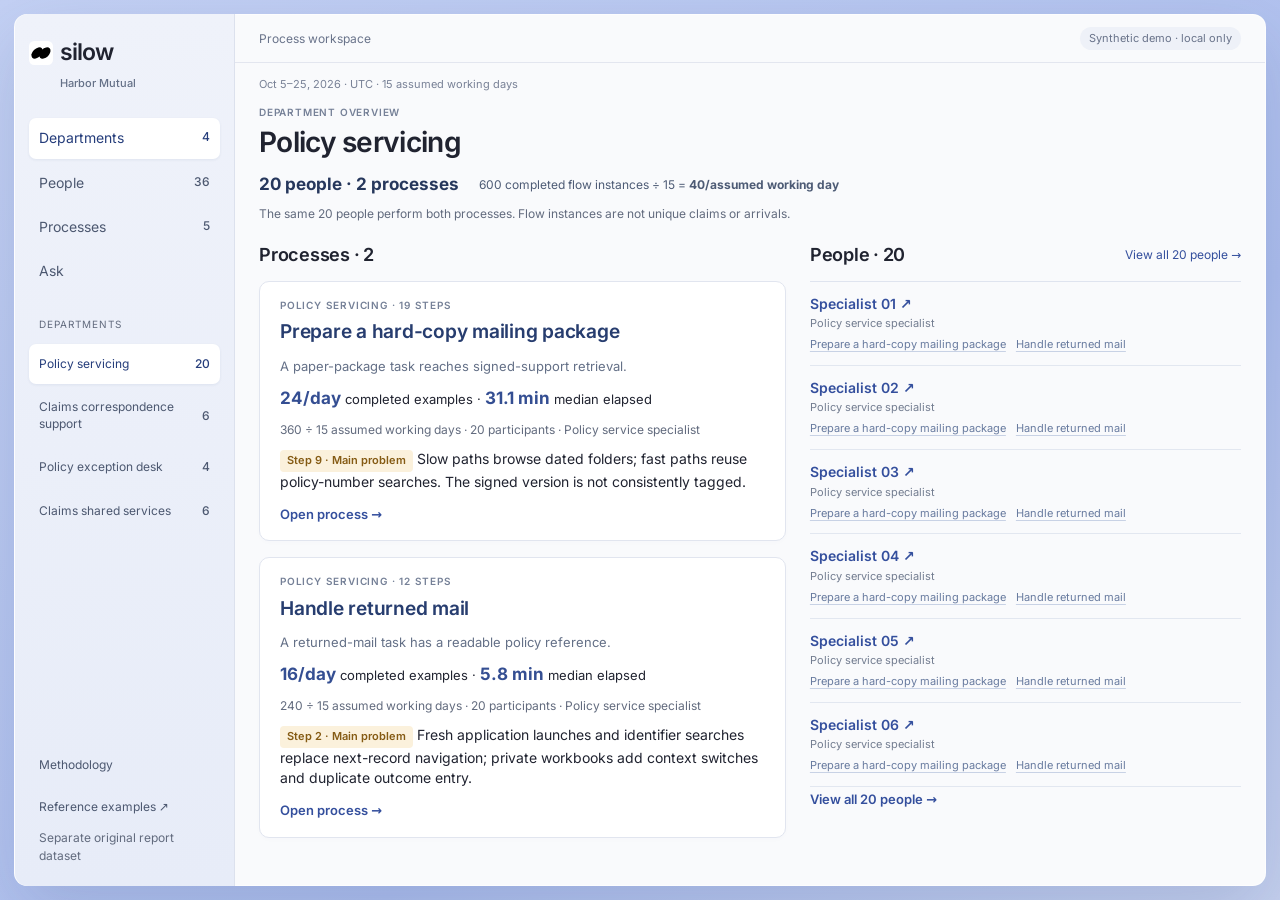
<file: app/index.html>
<!doctype html><html lang="en"><head><meta charset="utf-8"><meta name="viewport" content="width=device-width,initial-scale=1"><meta name="robots" content="noindex,nofollow"><title>Silow · Harbor Mutual process workspace</title><link rel="icon" href="./silow-mark.svg"><link rel="stylesheet" href="./workspace.css"></head><body><div id="app"></div><script src="./workspace.js"></script></body></html>
</file>
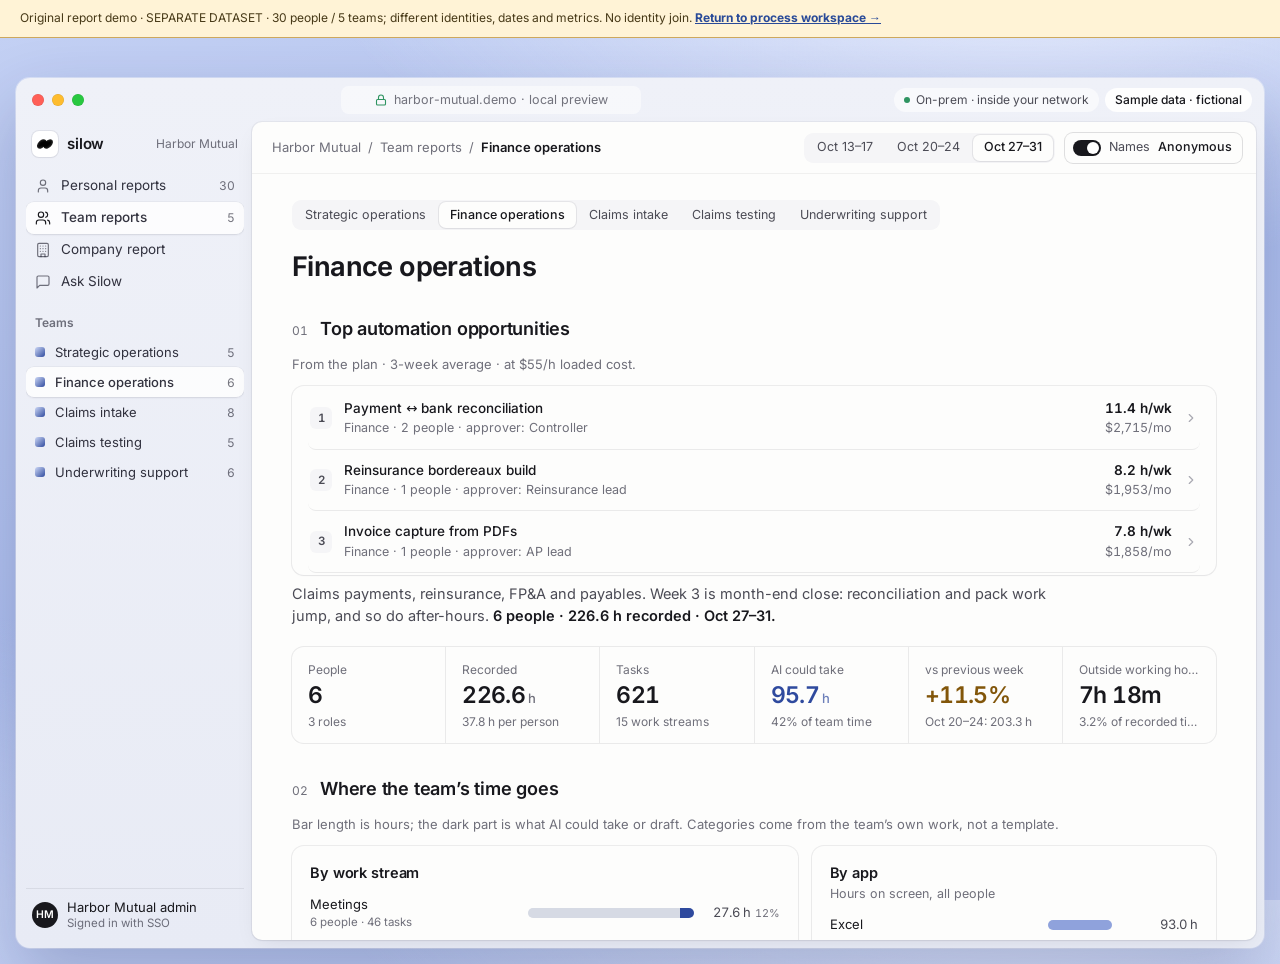
<file: app/reference.html>
<!doctype html>
<html lang="en">
<head>
<script>window.__jeremyInitialHash=location.hash;</script>
<meta charset="utf-8">
<meta name="viewport" content="width=device-width, initial-scale=1">
<meta name="robots" content="noindex, nofollow">
<title>Silow — Harbor Mutual (sample data · fictional)</title>
<link rel="icon" href="./silow-mark.svg" type="image/svg+xml">
<style>
@font-face{ font-family:"Inter"; src:url("./inter.woff2") format("woff2"); font-weight:100 900; font-display:swap; }
:root{
  --font:"Inter", ui-sans-serif, system-ui, -apple-system, "Segoe UI", sans-serif;
  --desk: radial-gradient(1200px 600px at 80% -10%, #eef2ff 0%, rgba(238,242,255,0) 60%), radial-gradient(900px 640px at -10% 110%, #cbd6f6 0%, rgba(203,214,246,0) 60%), linear-gradient(160deg,#c4d1f4 0%,#aebfee 50%,#bfcbf2 100%);
  --frame: linear-gradient(180deg,#eff1f8 0%,#e8ebf5 100%);
  --sheet:#fdfdfc; --sheet-2:#f5f5f7; --sheet-3:#ededf1;
  --line:rgba(20,20,30,.08); --line-2:rgba(20,20,30,.13); --line-3:rgba(20,20,30,.055);
  --t1:#18181d; --t2:#4b4b55; --t3:#6f6f7a; --t4:#a9a9b2;
  --hover:rgba(20,20,30,.045); --sel:rgba(20,20,30,.075);
  --ink:#2f4a9e; --ink-2:#5a72c2; --ink-3:#8fa2dc; --ink-4:#c3cfef; --soft:#edf1fc;
  --hum:#d6dae4;
  --solid:#18181d;
  --fr-t1:rgba(18,18,32,.86); --fr-t2:rgba(18,18,32,.58); --fr-t3:rgba(18,18,32,.42);
  --fr-hover:rgba(255,255,255,.40); --fr-sel:rgba(255,255,255,.82); --fr-field:rgba(255,255,255,.5); --fr-line:rgba(18,18,32,.08);
  --green:#2f9461; --green-soft:#e4f3ea; --amber:#b87a0c; --amber-soft:#fbf5e6; --amber-line:rgba(184,122,12,.22); --amber-ink:#82560a; --red:#c8463d; --red-soft:#fbecea;
  --sh-win:0 30px 70px rgba(20,35,90,.24), 0 0 0 1px rgba(255,255,255,.4);
  --sh-sheet:0 0 0 1px rgba(20,20,40,.05), 0 1px 2px rgba(20,20,40,.05), 0 8px 24px -8px rgba(20,20,40,.10);
  --sh-pill:0 0 0 .5px rgba(20,20,40,.07), 0 1px 2px rgba(20,20,40,.09);
  --sh-card:0 0 0 1px rgba(20,20,40,.07), 0 1px 2px rgba(20,20,40,.04);
  --sh-float:0 0 0 1px rgba(20,20,40,.06), 0 24px 48px -12px rgba(20,20,40,.22), 0 4px 12px rgba(20,20,40,.06);
  --glass:rgba(253,253,252,.9);
  --calm:linear(0,.006,.025 2.8%,.101 6.1%,.539 18.9%,.721 25.3%,.849 31.5%,.937 38.1%,.968 41.8%,.991 45.7%,1.006 50.1%,1.015 55%,1.017 63.9%,1.001 85.9%,1);
  --out:cubic-bezier(.2,.8,.2,1);
}
*{ box-sizing:border-box; }
html,body{ margin:0; height:100%; }
body{ font-family:var(--font); font-size:13.5px; line-height:1.45; color:var(--t1); background:var(--desk); -webkit-font-smoothing:antialiased; font-feature-settings:"cv11","ss03"; overflow:hidden; }
button,input{ font:inherit; color:inherit; }
button{ background:none; border:0; padding:0; cursor:pointer; }
.num,.tn{ font-variant-numeric:tabular-nums; }
svg.i{ flex:none; display:block; }

/* ---------- window ---------- */
.stage{ height:100dvh; padding:14px 16px 16px; display:flex; flex-direction:column; }
body.embed .stage{ padding:0; }
body.embed .win{ border-radius:0; box-shadow:none; }
.win{ flex:1; min-height:0; display:flex; flex-direction:column; border-radius:14px; overflow:hidden; box-shadow:var(--sh-win); background:var(--frame); }
.topbar{ height:44px; flex:none; display:flex; align-items:center; padding:0 12px 0 16px; gap:10px; }
.lights{ display:flex; gap:8px; margin-right:4px; }
.lights i{ width:12px; height:12px; border-radius:50%; background:#ff5f57; box-shadow:inset 0 0 0 .5px rgba(0,0,0,.12); }
.lights i:nth-child(2){ background:#febc2e; } .lights i:nth-child(3){ background:#28c840; }
.tb-mid{ flex:1; display:flex; justify-content:center; min-width:0; }
.addr{ height:28px; min-width:300px; border-radius:8px; background:var(--fr-field); display:flex; align-items:center; justify-content:center; gap:7px; font-size:12.5px; color:var(--fr-t2); padding:0 14px; white-space:nowrap; }
.addr svg{ color:var(--green); }
.tb-r{ display:flex; gap:6px; align-items:center; }
.chip-s{ height:24px; border-radius:999px; padding:0 10px; display:inline-flex; align-items:center; gap:6px; font-size:12px; color:var(--t2); background:rgba(255,255,255,.6); white-space:nowrap; }
.chip-s i{ width:6px; height:6px; border-radius:50%; background:var(--green); }
.chip-s.sample{ background:rgba(255,255,255,.92); color:var(--t1); font-weight:500; }
.wbody{ flex:1; min-height:0; display:flex; padding:0 8px 8px 0; }

/* ---------- sidebar on the frame ---------- */
.side{ width:236px; flex:none; display:flex; flex-direction:column; padding:2px 8px 8px 10px; min-height:0; }
.brand{ display:flex; align-items:center; gap:9px; height:40px; padding:0 6px; }
.brand img{ width:26px; height:26px; border-radius:7px; background:#fff; box-shadow:var(--sh-card); padding:3px; }
.brand b{ font-size:15px; font-weight:600; letter-spacing:-.01em; }
.brand small{ margin-left:auto; font-size:12px; color:var(--fr-t2); }
.side-scroll{ flex:1; min-height:0; overflow:auto; scrollbar-width:none; padding-top:6px; }
.nav{ height:32px; display:flex; align-items:center; gap:10px; padding:0 9px; border-radius:8px; font-size:13.5px; color:var(--fr-t1); width:100%; text-align:left; transition:background .12s; }
.nav svg{ color:var(--fr-t2); }
.nav:hover{ background:var(--fr-hover); }
.nav.on{ background:var(--fr-sel); box-shadow:var(--sh-pill); font-weight:500; }
.nav.on svg{ color:var(--t1); }
.nav .cnt{ margin-left:auto; font-size:12px; color:var(--fr-t2); font-weight:400; font-variant-numeric:tabular-nums; }
.sh{ font-size:12px; font-weight:600; color:var(--fr-t2); padding:16px 9px 6px; }
.sw{ width:10px; height:10px; border-radius:3px; flex:none; background:linear-gradient(135deg,#cdd8f6,var(--ink)); }
.nav.sub{ height:30px; font-size:13px; }
.side-foot{ flex:none; display:flex; align-items:center; gap:9px; padding:10px 6px 2px; border-top:1px solid var(--fr-line); }
.side-foot .who{ font-size:13px; line-height:1.25; } .side-foot .who small{ display:block; font-size:11.5px; color:var(--fr-t2); }

/* avatars: pastel monograms (named) or a neutral mark (anonymous) */
.av{ width:26px; height:26px; border-radius:50%; display:inline-grid; place-items:center; font-size:10.5px; font-weight:600; flex:none; letter-spacing:.01em; }
.av.lg{ width:44px; height:44px; font-size:15px; }
.av.anon{ background:#eceef3 !important; color:#6f7280 !important; box-shadow:inset 0 0 0 1px rgba(20,20,40,.08); font-weight:500; }

/* ---------- sheet ---------- */
.sheet{ flex:1; min-width:0; min-height:0; background:var(--sheet); border-radius:10px; box-shadow:var(--sh-sheet); display:flex; flex-direction:column; position:relative; overflow:hidden; }
.shead{ height:52px; flex:none; display:flex; align-items:center; gap:10px; padding:0 14px 0 20px; border-bottom:1px solid var(--line-3); }
.crumb{ display:flex; align-items:center; gap:7px; font-size:13px; color:var(--t3); white-space:nowrap; min-width:0; overflow:hidden; }
.crumb b{ color:var(--t1); font-weight:600; overflow:hidden; text-overflow:ellipsis; }
.shead .sp{ flex:1; }
.seg{ display:inline-flex; background:var(--sheet-2); border-radius:9px; padding:2px; gap:2px; max-width:100%; overflow-x:auto; scrollbar-width:none; flex:none; }
.seg button{ height:26px; padding:0 11px; border-radius:7px; font-size:12.5px; color:var(--t2); white-space:nowrap; flex:none; }
.seg button:hover{ color:var(--t1); }
.seg button.on{ background:var(--sheet); color:var(--t1); font-weight:500; box-shadow:var(--sh-card); }
.anon-t{ display:inline-flex; align-items:center; gap:8px; height:30px; padding:0 10px 0 8px; border-radius:8px; box-shadow:0 0 0 1px var(--line-2); font-size:12.5px; color:var(--t2); white-space:nowrap; background:var(--sheet); }
.anon-t:hover{ background:var(--sheet-2); }
.anon-t .tg{ width:28px; height:16px; border-radius:999px; background:#c9ccd6; position:relative; transition:background .2s; flex:none; }
.anon-t .tg::after{ content:""; position:absolute; top:2px; left:2px; width:12px; height:12px; border-radius:50%; background:#fff; box-shadow:0 1px 2px rgba(0,0,0,.2); transition:transform .25s var(--calm); }
.anon-t.on .tg{ background:var(--solid); }
.anon-t.on .tg::after{ transform:translateX(12px); }
.anon-t b{ font-weight:500; color:var(--t1); }
.sbody{ flex:1; min-height:0; overflow:auto; scroll-behavior:smooth; }
.page{ max-width:1120px; margin:0 auto; padding:26px 40px 72px; }
.view{ display:none; }
.view.on{ display:block; animation:vin .32s var(--calm); }
@keyframes vin{ from{ opacity:0; transform:translateY(6px); } }

/* ---------- type ---------- */
h1{ font-size:27px; line-height:33px; font-weight:650; letter-spacing:-.022em; margin:0; }
h2{ font-size:18px; line-height:24px; font-weight:600; letter-spacing:-.012em; margin:0; }
h3{ font-size:14.5px; font-weight:600; letter-spacing:-.008em; margin:0; }
.lede{ margin-top:8px; color:var(--t2); font-size:14.5px; line-height:22px; max-width:780px; }
.lede b{ color:var(--t1); font-weight:600; }
.meta{ font-size:12.5px; color:var(--t3); }
.sec{ margin-top:34px; }
.sec-h{ display:flex; align-items:baseline; gap:12px; margin-bottom:12px; flex-wrap:wrap; }
.sec-h .k{ font-size:12px; color:var(--t3); font-variant-numeric:tabular-nums; }
.sec-h p{ flex-basis:100%; margin:2px 0 0; color:var(--t3); font-size:13px; }
.sec-h .r{ margin-left:auto; }
.ink{ color:var(--ink); }
.muted{ color:var(--t3); }
.note{ font-size:12.5px; color:var(--t3); margin-top:10px; }
.pill{ display:inline-flex; align-items:center; gap:5px; height:22px; padding:0 8px; border-radius:6px; font-size:11.5px; font-weight:500; background:var(--sheet-2); color:var(--t2); white-space:nowrap; }
.pill.ink{ background:var(--soft); color:var(--ink); }
.pill.green{ background:var(--green-soft); color:var(--green); }
.pill.amber{ background:var(--amber-soft); color:var(--amber-ink); }
.pill.red{ background:var(--red-soft); color:var(--red); }
.banner{ display:flex; gap:10px; align-items:center; padding:10px 14px; border-radius:10px; background:var(--sheet-2); color:var(--t2); font-size:13px; margin-top:16px; }
.banner svg{ color:var(--t3); }

/* hairline tile strip */
.tiles{ display:grid; grid-template-columns:repeat(5,minmax(0,1fr)); gap:1px; background:var(--line); border-radius:12px; overflow:hidden; box-shadow:0 0 0 1px var(--line); margin-top:20px; }
.tiles.c4{ grid-template-columns:repeat(4,minmax(0,1fr)); }
.tiles.c6{ grid-template-columns:repeat(6,minmax(0,1fr)); }
.tiles.c3{ grid-template-columns:repeat(3,minmax(0,1fr)); }
.tile{ background:var(--sheet); padding:14px 16px 13px; display:flex; flex-direction:column; gap:4px; min-width:0; }
.tile .l{ font-size:12px; color:var(--t3); white-space:nowrap; overflow:hidden; text-overflow:ellipsis; }
.tile b{ font-size:23px; font-weight:600; letter-spacing:-.025em; line-height:1.15; font-variant-numeric:tabular-nums; white-space:nowrap; }
.tile b small{ font-size:13px; font-weight:500; color:var(--t3); letter-spacing:-.01em; margin-left:3px; }
.tile .s{ font-size:12px; color:var(--t3); white-space:nowrap; overflow:hidden; text-overflow:ellipsis; }
.tile.hl b{ color:var(--ink); }
.tile.hl b small{ color:var(--ink); opacity:.7; }
.up{ color:var(--amber-ink); } .down{ color:var(--green); }

.card{ border-radius:12px; background:var(--sheet); box-shadow:var(--sh-card); padding:16px 18px; min-width:0; }
.card.flat{ box-shadow:none; background:var(--sheet-2); }
.g2{ display:grid; grid-template-columns:minmax(0,1.25fr) minmax(0,1fr); gap:14px; }
.g2e{ display:grid; grid-template-columns:minmax(0,1fr) minmax(0,1fr); gap:14px; }
.g3{ display:grid; grid-template-columns:repeat(3,minmax(0,1fr)); gap:12px; }
.card h3 + .meta{ margin-top:2px; }

/* bars */
.bars{ display:flex; flex-direction:column; gap:11px; margin-top:12px; }
.bar{ display:grid; grid-template-columns:minmax(120px,206px) 1fr 74px; gap:12px; align-items:center; font-size:13px; }
.bar .n{ min-width:0; white-space:nowrap; overflow:hidden; text-overflow:ellipsis; }
.bar .n small{ display:block; font-size:11.5px; color:var(--t3); overflow:hidden; text-overflow:ellipsis; }
.track{ height:10px; border-radius:6px; background:var(--sheet-2); overflow:hidden; display:flex; }
.track i{ display:block; height:100%; background:var(--hum); }
.track i.ai{ background:var(--ink); }
.track i.l2{ background:var(--ink-3); }
.bar .v{ text-align:right; color:var(--t2); font-variant-numeric:tabular-nums; white-space:nowrap; }
.bar .v small{ color:var(--t3); margin-left:4px; }
.legend{ display:flex; gap:14px; font-size:12px; color:var(--t3); margin-top:12px; flex-wrap:wrap; }
.legend i{ display:inline-block; width:9px; height:9px; border-radius:3px; margin-right:6px; vertical-align:-1px; background:var(--hum); }
.legend i.ai{ background:var(--ink); }

/* rows / lists */
.rows{ border-top:1px solid var(--line); }
.row{ display:flex; align-items:center; gap:12px; padding:11px 2px; border-bottom:1px solid var(--line); min-width:0; }
.row .grow{ flex:1; min-width:0; }
.row .t{ font-weight:500; }
.row .d{ font-size:12.5px; color:var(--t3); margin-top:1px; }
.row .v{ font-variant-numeric:tabular-nums; white-space:nowrap; color:var(--t2); text-align:right; }
.row .v b{ color:var(--t1); font-weight:600; }
.row.click{ cursor:pointer; border-radius:8px; }
.row.click:hover{ background:var(--hover); }
.rk{ width:22px; height:22px; border-radius:6px; background:var(--sheet-2); display:grid; place-items:center; font-size:11.5px; font-weight:600; color:var(--t2); flex:none; font-variant-numeric:tabular-nums; }
.chev{ color:var(--t4); }

/* expandable category rows */
.cat{ border-bottom:1px solid var(--line); }
.cat > button{ width:100%; display:grid; grid-template-columns:minmax(0,1fr) 180px 92px 18px; gap:14px; align-items:center; padding:12px 2px; text-align:left; }
.cat > button:hover{ background:var(--hover); border-radius:8px; }
.cat .t{ font-weight:500; }
.cat .d{ font-size:12.5px; color:var(--t3); }
.cat .v{ text-align:right; font-variant-numeric:tabular-nums; white-space:nowrap; }
.cat .v small{ display:block; font-size:11.5px; color:var(--t3); }
.cat .chev{ transition:transform .2s; }
.cat.open .chev{ transform:rotate(90deg); }
.cat .tasks{ display:none; padding:0 0 12px 0; }
.cat.open .tasks{ display:block; }
.task{ display:grid; grid-template-columns:minmax(0,1fr) 120px 64px; gap:12px; padding:7px 10px; font-size:13px; border-radius:6px; }
.task:nth-child(odd){ background:var(--sheet-2); }
.task .a{ color:var(--t3); font-size:12.5px; }
.task .m{ text-align:right; font-variant-numeric:tabular-nums; color:var(--t2); }

/* week timeline */
.tl{ margin-top:12px; }
.tl-row{ display:grid; grid-template-columns:44px 1fr 58px; gap:10px; align-items:center; height:30px; }
.tl-row .dl{ font-size:12.5px; color:var(--t2); font-weight:500; }
.tl-row .dv{ font-size:12px; color:var(--t3); text-align:right; font-variant-numeric:tabular-nums; }
.tl-track{ position:relative; height:18px; border-radius:5px; background:repeating-linear-gradient(90deg, var(--sheet-2) 0 calc(100%/13 - 1px), var(--line-3) calc(100%/13 - 1px) calc(100%/13)); }
.tl-track .off{ position:absolute; top:0; bottom:0; background:rgba(184,122,12,.06); }
.tl-track i{ position:absolute; top:2px; bottom:2px; border-radius:3px; }
.tl-axis{ display:grid; grid-template-columns:44px 1fr 58px; gap:10px; margin-top:4px; }
.tl-axis div{ position:relative; height:14px; font-size:11px; color:var(--t3); font-variant-numeric:tabular-nums; }
.tl-axis div span{ position:absolute; transform:translateX(-50%); white-space:nowrap; }
.c0, .legend i.c0{ background:var(--ink) } .c1, .legend i.c1{ background:var(--ink-2) } .c2, .legend i.c2{ background:var(--ink-3) } .c3, .legend i.c3{ background:var(--ink-4) } .c4, .legend i.c4{ background:#a7adbb } .c5, .legend i.c5{ background:#d3d6de }

/* people workload */
.wl{ display:grid; grid-template-columns:minmax(150px,220px) 1fr 70px 70px 64px 16px; gap:12px; align-items:center; padding:9px 4px; border-bottom:1px solid var(--line); font-size:13px; cursor:pointer; border-radius:6px; }
.wl:hover{ background:var(--hover); }
.wl.h{ cursor:default; font-size:12px; color:var(--t3); padding-top:4px; }
.wl.h:hover{ background:none; }
.wl .who{ display:flex; align-items:center; gap:9px; min-width:0; }
.wl .who span{ min-width:0; overflow:hidden; text-overflow:ellipsis; white-space:nowrap; }
.wl .who small{ display:block; color:var(--t3); font-size:11.5px; overflow:hidden; text-overflow:ellipsis; }
.wl .v{ text-align:right; font-variant-numeric:tabular-nums; color:var(--t2); white-space:nowrap; }
.stack{ height:12px; border-radius:4px; overflow:hidden; display:flex; background:var(--sheet-2); }
.stack i{ display:block; height:100%; }

/* trend columns */
.trend{ display:grid; grid-template-columns:repeat(4,minmax(0,1fr)); gap:12px; }
.tc{ border-radius:12px; box-shadow:var(--sh-card); padding:14px 16px; }
.tc .l{ font-size:12px; color:var(--t3); }
.tc .cols{ display:flex; align-items:flex-end; gap:8px; height:72px; margin-top:10px; }
.tc .col{ flex:1; display:flex; flex-direction:column; align-items:center; justify-content:flex-end; gap:5px; height:100%; }
.tc .col i{ display:block; width:100%; max-width:34px; border-radius:4px 4px 2px 2px; background:var(--hum); }
.tc .col.on i{ background:var(--ink); }
.tc .col small{ font-size:11px; color:var(--t3); white-space:nowrap; }
.tc .now{ margin-top:8px; display:flex; justify-content:space-between; align-items:baseline; font-size:12.5px; color:var(--t3); }
.tc .now b{ font-size:18px; color:var(--t1); font-weight:600; letter-spacing:-.02em; font-variant-numeric:tabular-nums; }

/* heat table */
.tbl{ width:100%; border-collapse:collapse; font-size:13px; }
.tbl th{ text-align:right; font-weight:500; font-size:12px; color:var(--t3); padding:8px 10px; border-bottom:1px solid var(--line-2); white-space:nowrap; }
.tbl th:first-child, .tbl td:first-child{ text-align:left; padding-left:2px; }
.tbl td{ text-align:right; padding:10px 10px; border-bottom:1px solid var(--line); font-variant-numeric:tabular-nums; white-space:nowrap; }
.tbl tr.click{ cursor:pointer; } .tbl tr.click:hover td{ background:var(--hover); }
.tbl td.heat{ position:relative; padding:5px 4px; }
.tbl.heatt td:first-child{ padding-right:6px; } .tbl.heatt th{ padding:6px 4px; text-align:center; } .tbl.heatt td.heat{ text-align:center; }
.tbl td .hb{ display:inline-block; min-width:44px; padding:3px 6px; border-radius:5px; }
.scrollx{ overflow-x:auto; scrollbar-width:thin; }

/* picker */
.picker{ position:relative; display:inline-block; }
.pick-btn{ display:inline-flex; align-items:center; gap:10px; height:40px; padding:0 12px 0 8px; border-radius:10px; box-shadow:0 0 0 1px var(--line-2); background:var(--sheet); max-width:100%; }
.pick-btn:hover{ background:var(--sheet-2); }
.pick-btn .tx{ text-align:left; line-height:1.2; min-width:0; }
.pick-btn .tx b{ display:block; font-weight:600; font-size:13.5px; white-space:nowrap; overflow:hidden; text-overflow:ellipsis; }
.pick-btn .tx small{ display:block; font-size:12px; color:var(--t3); white-space:nowrap; overflow:hidden; text-overflow:ellipsis; }
.pop{ position:absolute; top:46px; left:0; width:340px; max-height:420px; display:none; flex-direction:column; background:var(--glass); backdrop-filter:blur(24px) saturate(1.5); -webkit-backdrop-filter:blur(24px) saturate(1.5); border-radius:14px; box-shadow:var(--sh-float); z-index:30; overflow:hidden; }
.pop.on{ display:flex; animation:pin .24s var(--calm); }
@keyframes pin{ from{ opacity:0; transform:translateY(-6px) scale(.985); } }
.pop input{ margin:10px; height:34px; border-radius:9px; border:0; outline:0; box-shadow:inset 0 0 0 1px var(--line-2); padding:0 12px; background:#fff; font-size:13px; }
.pop .lst{ overflow:auto; padding:0 6px 8px; }
.pop .grp{ font-size:11.5px; font-weight:600; color:var(--t3); padding:8px 8px 4px; }
.pop .it{ display:flex; align-items:center; gap:9px; width:100%; padding:6px 8px; border-radius:8px; text-align:left; }
.pop .it:hover, .pop .it.on{ background:var(--sel); }
.pop .it span{ min-width:0; overflow:hidden; text-overflow:ellipsis; white-space:nowrap; }
.pop .it small{ margin-left:auto; color:var(--t3); font-size:12px; font-variant-numeric:tabular-nums; }
.pop .empty{ padding:14px; color:var(--t3); font-size:13px; }

/* recommendations / expertise */
.rec{ display:grid; grid-template-columns:26px minmax(0,1fr) auto; gap:12px; padding:12px 2px; border-bottom:1px solid var(--line); align-items:start; }
.rec .t{ font-weight:500; }
.rec .d{ font-size:12.5px; color:var(--t3); margin-top:2px; }
.rec .v{ text-align:right; white-space:nowrap; }
.rec .v b{ display:block; font-variant-numeric:tabular-nums; color:var(--ink); font-weight:600; }
.rec .v small{ display:block; margin-top:4px; }
.know{ display:grid; grid-template-columns:repeat(3,minmax(0,1fr)); gap:12px; }
.kn{ border-radius:12px; box-shadow:var(--sh-card); padding:14px 16px; }
.kn .t{ font-weight:600; }
.kn .d{ font-size:12.5px; color:var(--t3); margin-top:6px; }
.take{ display:grid; grid-template-columns:repeat(3,minmax(0,1fr)); gap:1px; background:var(--line); border-radius:12px; overflow:hidden; box-shadow:0 0 0 1px var(--line); }
.take > div{ background:var(--sheet); padding:14px 16px; }
.take .n{ font-size:12px; color:var(--ink); font-weight:600; font-variant-numeric:tabular-nums; }
.take .t{ font-weight:600; margin-top:6px; }
.take .d{ font-size:12.5px; color:var(--t2); margin-top:4px; }

/* handoffs */
.ho{ display:grid; grid-template-columns:minmax(0,1.5fr) 74px minmax(110px,1fr) 70px; gap:12px; align-items:center; padding:10px 2px; border-bottom:1px solid var(--line); font-size:13px; }
.ho.h{ font-size:12px; color:var(--t3); padding-top:2px; }
.ho .ft{ font-size:12px; color:var(--t3); margin-top:1px; }
.ho .ft b{ color:var(--t2); font-weight:500; }
.ho .v{ text-align:right; font-variant-numeric:tabular-nums; white-space:nowrap; }
.wbar{ height:8px; border-radius:5px; background:var(--sheet-2); overflow:hidden; }
.wbar i{ display:block; height:100%; background:var(--amber); opacity:.75; border-radius:5px; }

/* adoption dots */
.adopt{ display:flex; flex-wrap:wrap; gap:8px; margin-top:12px; }
.adopt .ap{ display:flex; align-items:center; gap:8px; padding:6px 10px 6px 6px; border-radius:999px; box-shadow:0 0 0 1px var(--line); font-size:12.5px; }
.adopt .ap .lv{ font-variant-numeric:tabular-nums; color:var(--t3); }
.adopt .ap .lv.on{ color:var(--ink); font-weight:600; }

/* processes & plan */
.roi-bar{ display:flex; align-items:center; gap:14px; flex-wrap:wrap; padding:12px 14px; border-radius:12px; background:var(--sheet-2); margin-top:18px; }
.roi-bar .as{ font-size:13px; color:var(--t2); }
.roi-bar .as b{ color:var(--t1); font-weight:600; }
.cost{ display:inline-flex; align-items:center; gap:8px; margin-left:auto; }
.cost input[type=range]{ width:150px; accent-color:var(--solid); }
.cost .st{ width:28px; height:28px; border-radius:8px; box-shadow:0 0 0 1px var(--line-2); background:var(--sheet); display:grid; place-items:center; font-size:15px; color:var(--t2); }
.cost .st:hover{ background:#fff; color:var(--t1); }
.cost output{ min-width:58px; text-align:center; font-weight:600; font-variant-numeric:tabular-nums; }
.dirs{ display:flex; flex-direction:column; gap:14px; margin-top:16px; }
.dir{ border-radius:12px; box-shadow:var(--sh-card); overflow:hidden; }
.dir-h{ display:grid; grid-template-columns:minmax(0,1.4fr) repeat(5,minmax(70px,.6fr)); gap:1px; background:var(--line); border-bottom:1px solid var(--line); }
.dir-h > div{ background:var(--sheet); padding:12px 14px; min-width:0; }
.dir-h .nm b{ font-size:15px; font-weight:600; letter-spacing:-.01em; }
.dir-h .nm small{ display:block; color:var(--t3); font-size:12px; margin-top:2px; }
.dir-h .m small{ display:block; font-size:11.5px; color:var(--t3); white-space:nowrap; }
.dir-h .m b{ font-size:16px; font-weight:600; font-variant-numeric:tabular-nums; white-space:nowrap; letter-spacing:-.01em; }
.dir-h .m.hl b{ color:var(--ink); }
.sug{ display:grid; grid-template-columns:minmax(0,1fr) 92px 92px 80px 16px; gap:12px; align-items:center; padding:10px 14px; border-bottom:1px solid var(--line); cursor:pointer; font-size:13px; }
.sug:last-child{ border-bottom:0; }
.sug:hover{ background:var(--hover); }
.sug .t{ font-weight:500; }
.sug .d{ font-size:12px; color:var(--t3); margin-top:1px; }
.sug .v{ text-align:right; font-variant-numeric:tabular-nums; white-space:nowrap; color:var(--t2); }
.sug .v b{ color:var(--t1); font-weight:600; }
.sug.inplan .t::after{ content:" · in pilot scope"; color:var(--green); font-weight:500; font-size:12px; }

.flow{ display:flex; flex-direction:column; gap:0; margin-top:14px; }
.stp{ display:grid; grid-template-columns:30px minmax(0,1.7fr) minmax(0,1fr) 120px 56px 70px 186px; gap:12px; align-items:center; padding:11px 8px; border-bottom:1px solid var(--line); font-size:13px; }
.stp.h{ font-size:12px; color:var(--t3); padding-top:4px; }
.stp .no{ width:24px; height:24px; border-radius:50%; display:grid; place-items:center; font-size:11.5px; font-weight:600; background:var(--sheet-2); color:var(--t2); }
.stp.agent .no{ background:var(--ink); color:#fff; }
.stp.assist .no{ background:var(--soft); color:var(--ink); }
.stp .v{ text-align:right; font-variant-numeric:tabular-nums; white-space:nowrap; color:var(--t2); }
.stp .w{ color:var(--amber-ink); }
.stp .a{ color:var(--t3); font-size:12.5px; }
.badge{ display:inline-flex; align-items:center; gap:6px; font-size:12px; font-weight:500; white-space:nowrap; }
.badge i{ width:8px; height:8px; border-radius:50%; background:var(--hum); }
.badge.agent i{ background:var(--ink); } .badge.agent{ color:var(--ink); }
.badge.assist i{ background:var(--ink-3); } .badge.assist{ color:var(--t2); }
.badge.human{ color:var(--t2); }
.pmap{ display:flex; align-items:stretch; gap:0; margin-top:16px; overflow-x:auto; padding:3px 3px 8px; scrollbar-width:thin; }
.pnode{ flex:1 0 132px; min-width:132px; border-radius:10px; box-shadow:var(--sh-card); padding:10px 11px; font-size:12px; background:var(--sheet); position:relative; }
.pnode.agent{ box-shadow:0 0 0 1.5px var(--ink); }
.pnode.assist{ box-shadow:0 0 0 1px var(--ink-3); }
.pnode .s{ font-weight:500; font-size:12.5px; line-height:1.3; color:var(--t1); }
.pnode .a{ color:var(--t3); margin-top:5px; }
.pnode .m{ margin-top:6px; font-variant-numeric:tabular-nums; color:var(--t2); }
.parr{ flex:0 0 46px; gap:2px; display:flex; flex-direction:column; align-items:center; justify-content:center; color:var(--t4); font-size:11px; }
.parr .wt{ color:var(--amber-ink); font-size:10.5px; white-space:nowrap; font-variant-numeric:tabular-nums; }

/* overlay (suggestion detail) */
.ov{ position:absolute; top:62px; right:10px; bottom:10px; width:min(460px, calc(100% - 20px)); background:var(--glass); backdrop-filter:blur(28px) saturate(1.6); -webkit-backdrop-filter:blur(28px) saturate(1.6); border-radius:14px; box-shadow:var(--sh-float), inset 0 1px 0 rgba(255,255,255,.7); display:none; flex-direction:column; z-index:40; }
.ov.on{ display:flex; animation:ovin .3s var(--calm); }
@keyframes ovin{ from{ opacity:0; transform:translateX(12px) scale(.985); } }
.ov-h{ display:flex; align-items:center; gap:10px; padding:14px 16px 10px; }
.ov-h .x{ margin-left:auto; width:28px; height:28px; border-radius:8px; display:grid; place-items:center; color:var(--t2); }
.ov-h .x:hover{ background:var(--hover); }
.ov-b{ flex:1; min-height:0; overflow:auto; padding:0 18px 16px; }
.ov-b h2{ font-size:19px; }
.ov-b .sec{ margin-top:18px; }
.ov-b ol, .ov-b ul{ margin:8px 0 0; padding-left:18px; }
.ov-b li{ margin:4px 0; color:var(--t2); }
.ov-f{ display:flex; gap:8px; padding:12px 16px; border-top:1px solid var(--line); }
.btn{ height:32px; border-radius:8px; padding:0 13px; display:inline-flex; align-items:center; gap:7px; font-size:13px; font-weight:500; box-shadow:0 0 0 1px var(--line-2); background:var(--sheet); white-space:nowrap; }
.btn:hover{ background:var(--sheet-2); }
.btn.solid{ background:var(--solid); color:#fff; box-shadow:none; }
.btn.solid:hover{ background:#2c2c33; }
.btn.ghost{ box-shadow:none; color:var(--t2); }
.btn:active{ transform:scale(.97); }

/* ---------- chat ---------- */
.chat{ display:flex; flex-direction:column; min-height:100%; }
.chat-col{ width:100%; max-width:760px; margin:0 auto; padding:24px 28px 0; flex:1; }
.ask-hero{ text-align:center; padding:6vh 0 8px; }
.ask-hero img{ width:46px; height:46px; border-radius:12px; box-shadow:var(--sh-card); padding:6px; background:#fff; }
.ask-hero h1{ margin-top:14px; }
.ask-hero p{ color:var(--t3); margin:6px 0 0; }
.sugs{ display:flex; flex-wrap:wrap; gap:8px; justify-content:center; margin-top:18px; }
.sugs button{ height:32px; padding:0 13px; border-radius:999px; box-shadow:0 0 0 1px var(--line-2); background:var(--sheet); font-size:13px; color:var(--t1); }
.sugs button:hover{ background:var(--sheet-2); }
.msgs{ display:flex; flex-direction:column; gap:22px; padding-top:8px; }
.mq{ align-self:flex-end; max-width:78%; background:var(--sheet-2); padding:9px 14px; border-radius:14px 14px 4px 14px; font-size:14px; }
.ma{ display:grid; grid-template-columns:30px minmax(0,1fr); gap:12px; font-size:14px; line-height:22px; }
.ma .lg{ width:30px; height:30px; border-radius:8px; background:#fff; box-shadow:var(--sh-card); padding:4px; }
.ma .lg img{ width:100%; height:100%; display:block; }
.ma p{ margin:0 0 8px; }
.ma ul, .ma ol{ margin:4px 0 8px; padding-left:20px; }
.ma li{ margin:2px 0; }
.ma b{ font-weight:600; }
.ma .mtbl{ width:100%; border-collapse:collapse; font-size:13px; margin:6px 0 10px; }
.ma .mtbl th{ text-align:left; font-weight:500; color:var(--t3); font-size:12px; padding:5px 8px; border-bottom:1px solid var(--line-2); }
.ma .mtbl td{ padding:6px 8px; border-bottom:1px solid var(--line); font-variant-numeric:tabular-nums; }
.ma .mtbl td.r, .ma .mtbl th.r{ text-align:right; }
.mbars{ display:flex; flex-direction:column; gap:7px; margin:6px 0 10px; }
.mb{ display:grid; grid-template-columns:minmax(110px,190px) 1fr 70px; gap:10px; align-items:center; font-size:13px; }
.mb .n{ overflow:hidden; text-overflow:ellipsis; white-space:nowrap; }
.mb .v{ text-align:right; font-variant-numeric:tabular-nums; color:var(--t2); }
.src{ display:flex; gap:6px; flex-wrap:wrap; margin-top:6px; }
.src span{ display:inline-flex; align-items:center; gap:5px; height:24px; padding:0 9px; border-radius:6px; background:var(--sheet-2); color:var(--t2); font-size:12px; }
.src span.go{ cursor:pointer; } .src span.go:hover{ background:var(--sheet-3); color:var(--t1); }
.src .im{ color:var(--t3); }
.typing{ display:inline-flex; gap:4px; padding:8px 0; }
.typing i{ width:6px; height:6px; border-radius:50%; background:var(--t4); animation:blink 1s infinite; }
.typing i:nth-child(2){ animation-delay:.15s } .typing i:nth-child(3){ animation-delay:.3s }
@keyframes blink{ 50%{ opacity:.3 } }
.composer-wrap{ position:sticky; bottom:0; background:linear-gradient(180deg, rgba(253,253,252,0), var(--sheet) 28%); padding:18px 28px 14px; }
.composer{ max-width:760px; margin:0 auto; display:flex; align-items:center; gap:10px; border-radius:14px; box-shadow:0 0 0 1px var(--line-2), 0 8px 24px -12px rgba(20,20,40,.18); background:#fff; padding:7px 7px 7px 16px; }
.composer input{ flex:1; border:0; outline:0; font-size:14px; height:34px; background:none; min-width:0; }
.send{ width:34px; height:34px; border-radius:50%; background:var(--solid); color:#fff; display:grid; place-items:center; flex:none; }
.composer-f{ max-width:760px; margin:8px auto 0; font-size:12px; color:var(--t3); display:flex; gap:8px; align-items:center; justify-content:center; text-align:center; }
.composer-f svg{ color:var(--t3); }

/* ---------- mobile ---------- */
.mnav{ display:none; }
.mhead{ display:none; }
@media (max-width:900px){
  body{ overflow:hidden; }
  .stage{ padding:0; }
  .win{ border-radius:0; box-shadow:none; }
  .topbar{ height:auto; padding:8px 12px; flex-wrap:wrap; gap:6px; }
  .lights, .tb-mid{ display:none; }
  .tb-r{ width:100%; justify-content:space-between; }
  .wbody{ padding:0; }
  .side{ display:none; }
  .sheet{ border-radius:0; }
  .shead{ padding:0 12px; height:48px; gap:8px; }
  .crumb .hide-m{ display:none; }
  .anon-t .lbl{ display:none; }
  .page{ padding:18px 16px 96px; }
  h1{ font-size:23px; line-height:29px; }
  .tiles, .tiles.c4, .tiles.c6, .tiles.c3{ grid-template-columns:1fr 1fr; }
  .tiles .tile:last-child:nth-child(odd){ grid-column:span 2; }
  .g2, .g2e, .g3, .know, .take, .trend{ grid-template-columns:1fr; }
  .bar{ grid-template-columns:minmax(0,108px) 1fr 62px; gap:8px; }
  .cat > button{ grid-template-columns:minmax(0,1fr) 70px 16px; }
  .cat .track{ display:none; }
  .task{ grid-template-columns:minmax(0,1fr) 54px; }
  .task .a{ display:none; }
  .wl{ grid-template-columns:minmax(0,1fr) 72px 56px 14px; }
  .wl .stack, .wl .h-stack{ display:none; }
  .wl .xm{ display:none; }
  .ho{ grid-template-columns:minmax(0,1fr) 54px 56px; }
  .ho .wbar{ display:none; }
  .dir-h{ grid-template-columns:1fr 1fr; }
  .dir-h .nm{ grid-column:span 2; }
  .dir-h .m:last-child{ grid-column:span 2; }
  .sug{ grid-template-columns:minmax(0,1fr) 74px 14px; }
  .sug .xm{ display:none; }
  .stp{ grid-template-columns:26px minmax(0,1fr) 62px; }
  .stp .xm{ display:none; }
  .roi-bar .cost{ margin-left:0; }
  .pop{ width:min(340px, calc(100vw - 32px)); }
  .mnav{ display:flex; position:absolute; left:0; right:0; bottom:0; height:62px; background:rgba(253,253,252,.94); backdrop-filter:blur(20px); -webkit-backdrop-filter:blur(20px); border-top:1px solid var(--line); z-index:35; }
  .mnav button{ flex:1; display:flex; flex-direction:column; align-items:center; justify-content:center; gap:3px; font-size:10.5px; color:var(--t3); }
  .mnav button svg{ color:var(--t3); }
  .mnav button.on{ color:var(--t1); font-weight:600; }
  .mnav button.on svg{ color:var(--t1); }
  .chat-col{ padding:16px 16px 0; }
  .composer-wrap{ padding:14px 12px 74px; }
  .mq{ max-width:88%; }
  .mb{ grid-template-columns:minmax(0,100px) 1fr 56px; }
  .ov{ top:52px; right:0; left:0; bottom:62px; width:auto; border-radius:14px 14px 0 0; }
  .shead .wk-wrap .seg button{ padding:0 8px; }
}

.wl-short{ display:none; }
@media (max-width:900px){ .crumb{ display:none; } .wl-long{ display:none; } .wl-short{ display:inline; } .shead #avg{ display:none !important; } }
</style>
</head>
<body><div id="dataset-boundary" style="position:fixed;z-index:100000;top:0;left:0;right:0;padding:10px 20px;background:#fff3d6;color:#473917;font:12px/1.4 Inter, sans-serif;border-bottom:1px solid #cda85d">Original report demo · SEPARATE DATASET · 30 people / 5 teams; different identities, dates and metrics. No identity join. <a style="font-weight:bold;text-decoration:underline;color:#294a98" href="./index.html#jeremy-v3-a94f62/department/d1">Return to process workspace →</a></div><style>body{padding-top:64px!important;height:100dvh!important}.desktop{height:calc(100dvh - 64px)!important}</style>
<div class="stage"><div class="win">
  <div class="topbar">
    <div class="lights"><i></i><i></i><i></i></div>
    <div class="tb-mid"><div class="addr"><svg width="12" height="12" viewBox="0 0 24 24" fill="none" stroke="currentColor" stroke-width="2.2" stroke-linecap="round"><rect x="3" y="11" width="18" height="11" rx="2"/><path d="M7 11V7a5 5 0 0 1 10 0v4"/></svg>harbor-mutual.demo · local preview</div></div>
    <div class="tb-r"><span class="chip-s"><i></i>On-prem · inside your network</span><span class="chip-s sample">Sample data · fictional</span></div>
  </div>
  <div class="wbody">
    <aside class="side">
      <div class="brand"><img src="./silow-logo.svg" alt=""><b>silow</b><small>Harbor Mutual</small></div>
      <div class="side-scroll" id="nav"></div>
      <div class="side-foot"><span class="av" style="background:#18181d;color:#fff">HM</span><div class="who">Harbor Mutual admin<small>Signed in with SSO</small></div></div>
    </aside>
    <main class="sheet">
      <div class="shead">
        <div class="crumb" id="crumb"></div><span class="sp"></span>
        <div class="wk-wrap" id="wkwrap"><div class="seg" id="wk"></div></div>
        <span class="pill" id="avg">3-week average · Oct 13–31</span>
        <button class="anon-t" id="anon" title="Swap names for stable pseudonyms everywhere"><span class="tg"></span><span class="lbl">Names</span><b>Anonymous</b></button>
      </div>
      <div class="sbody" id="sbody">
        <section class="view" id="v-person"></section>
        <section class="view" id="v-team"></section>
        <section class="view" id="v-company"></section>
        <section class="view" id="v-plan"></section>
        <section class="view" id="v-ask"></section>
      </div>
      <div class="ov" id="ov"></div>
      <nav class="mnav" id="mnav"></nav>
    </main>
  </div>
</div></div>
<script>
/* Harbor Mutual — fictional sample data. Every number below is computed from these definitions,
   so people sum to teams and teams sum to the company. Units: deci-hours (0.1 h = 6 min). */
const WEEKS = [
  { id:'w1', label:'Oct 13–17', short:'Week 1' },
  { id:'w2', label:'Oct 20–24', short:'Week 2' },
  { id:'w3', label:'Oct 27–31', short:'Week 3' },
];
const DAYS = ['Mon','Tue','Wed','Thu','Fri'];
const TYPES = {
  entry:'Data entry & re-keying', docs:'Document handling', report:'Reporting & reconciliation',
  comms:'Email & coordination', review:'Review & decisions', test:'Testing & QA', lookup:'Search & lookup', meet:'Meetings',
};
const TYPE_ORDER = ['entry','docs','report','lookup','comms','review','test','meet'];

const ROLES = {
  /* ---------- Strategic operations ---------- */
  replead:{ title:'Operations reporting lead', noun:'Lead', sw:13, frag:.20, cats:[
    {id:'opspack', n:'Monthly ops pack', type:'report', sh:.33, ai:.55, avg:42, apps:{Excel:.5,'Power BI':.3,PowerPoint:.2}, tasks:[
      ['Pull claims volumes from Power BI into the pack','Power BI',3,1],['Reconcile loss-ratio figures with Finance’s version','Excel',3,0],
      ['Rebuild pivot tables after the source refresh','Excel',2,1],['Paste charts into the SVP deck and fix formatting','PowerPoint',2,1]]},
    {id:'adhoc', n:'Leadership data requests', type:'lookup', sh:.19, ai:.45, avg:24, apps:{Excel:.45,Outlook:.35,SharePoint:.2}, tasks:[
      ['Answer “how many open claims…” requests','Excel',3,1],['Find last quarter’s figures in SharePoint','SharePoint',2,1],['Reply with a table and caveats','Outlook',2,1]]},
    {id:'comment', n:'Pack commentary', type:'docs', sh:.14, ai:.40, avg:35, apps:{Word:.6,PowerPoint:.4}, tasks:[
      ['Draft variance commentary for each line','Word',3,1],['Rewrite after review notes','Word',2,0]]},
    {id:'coord', n:'Coordination & follow-ups', type:'comms', sh:.19, ai:.30, avg:12, apps:{Teams:.55,Outlook:.45}, tasks:[
      ['Chase inputs from Finance and Claims','Teams',3,1],['Confirm pack deadlines and owners','Outlook',2,1]]},
    {id:'meet', n:'Meetings', type:'meet', sh:.15, ai:.08, avg:40, apps:{Teams:1}, tasks:[
      ['Pack review with the SVP','Teams',2,0],['Weekly ops stand-up','Teams',2,0]]}],
    recs:[
      {t:'Ops pack assembled from Power BI and Finance extracts', cat:'opspack', pct:.40, pr:'Start now', d:'The same eight tables are rebuilt every month. An agent assembles them; you review the variances.'},
      {t:'Answer drafts for leadership data requests, with sources', cat:'adhoc', pct:.30, pr:'Start now', d:'Most requests repeat last month’s question with a new date range.'},
      {t:'First draft of the commentary from the variance table', cat:'comment', pct:.30, pr:'Next', d:'You keep the judgement; the draft keeps the structure.'}],
    know:[
      {k:'How the monthly ops pack is built', ev:'Worked on {eps:opspack} pack sections this week across Excel, Power BI and PowerPoint'},
      {k:'Where leadership numbers live', ev:'Answered {eps:adhoc} data requests, most from SharePoint archives'},
      {k:'Variance commentary', ev:'{h:comment} of commentary drafting this week'}] },
  stratan:{ title:'Strategy analyst', noun:'Analyst', sw:15, frag:.24, cats:[
    {id:'tracking', n:'Initiative tracking', type:'report', sh:.27, ai:.50, avg:22, apps:{Excel:.6,SharePoint:.25,Outlook:.15}, tasks:[
      ['Update the initiative tracker from owners’ emails','Excel',3,1],['Recalculate savings to date per initiative','Excel',2,1],['Publish the tracker to SharePoint','SharePoint',1,1]]},
    {id:'research', n:'Benchmarks & market research', type:'lookup', sh:.21, ai:.40, avg:30, apps:{Browser:.6,Excel:.25,Word:.15}, tasks:[
      ['Collect peer combined ratios from public filings','Browser',3,1],['Normalize benchmark tables','Excel',2,1]]},
    {id:'deck', n:'Decks & briefings', type:'docs', sh:.22, ai:.40, avg:38, apps:{PowerPoint:.75,Excel:.25}, tasks:[
      ['Build the steering-committee deck','PowerPoint',3,0],['Re-type tracker numbers into slides','PowerPoint',2,1]]},
    {id:'coord', n:'Coordination & follow-ups', type:'comms', sh:.17, ai:.30, avg:12, apps:{Teams:.5,Outlook:.5}, tasks:[
      ['Chase initiative owners for status','Outlook',3,1],['Answer questions in the ops channel','Teams',2,0]]},
    {id:'meet', n:'Meetings', type:'meet', sh:.13, ai:.08, avg:40, apps:{Teams:1}, tasks:[['Initiative check-ins','Teams',2,0],['Weekly ops stand-up','Teams',1,0]]}],
    recs:[
      {t:'Initiative status digest from owners’ emails', cat:'tracking', pct:.40, pr:'Start now', d:'Status arrives in email; an agent updates the tracker and flags what is late.'},
      {t:'Steering deck pre-filled from the tracker', cat:'deck', pct:.30, pr:'Next', d:'Numbers move from Excel to slides without re-typing.'},
      {t:'Benchmark table refresh with citations', cat:'research', pct:.25, pr:'Next', d:'Same peer set every quarter; the draft cites every figure.'}],
    know:[
      {k:'Initiative portfolio and owners', ev:'Made {eps:tracking} tracker updates this week'},
      {k:'Peer benchmarks', ev:'{h:research} on public filings and benchmark tables'}] },
  pm:{ title:'Program manager', noun:'Manager', sw:16, frag:.27, cats:[
    {id:'status', n:'Program status reports', type:'report', sh:.24, ai:.50, avg:30, apps:{Excel:.4,Jira:.35,PowerPoint:.25}, tasks:[
      ['Compile weekly status from Jira and email','Jira',3,1],['Update the RAID log','Excel',2,1],['Format the status slide','PowerPoint',1,1]]},
    {id:'vendor', n:'Vendor follow-ups', type:'comms', sh:.20, ai:.35, avg:14, apps:{Outlook:.75,Teams:.25}, tasks:[
      ['Chase the bill-review vendor on SLA reports','Outlook',2,1],['Confirm milestones with the policy-admin vendor','Outlook',2,0]]},
    {id:'coord', n:'Coordination & follow-ups', type:'comms', sh:.18, ai:.30, avg:12, apps:{Teams:.6,Outlook:.4}, tasks:[['Unblock owners across teams','Teams',3,0]]},
    {id:'risk', n:'Risk & decision log', type:'review', sh:.14, ai:.25, avg:25, apps:{Excel:.6,SharePoint:.4}, tasks:[['Review open risks before steering','Excel',2,0]]},
    {id:'meet', n:'Meetings', type:'meet', sh:.24, ai:.08, avg:45, apps:{Teams:1}, tasks:[['Steering committee','Teams',2,0],['Vendor calls','Teams',2,0]]}],
    recs:[
      {t:'Weekly status drafted from Jira and email', cat:'status', pct:.45, pr:'Start now', d:'The status report repeats the same structure every Friday.'},
      {t:'Vendor follow-up drafts with SLA evidence', cat:'vendor', pct:.30, pr:'Next', d:'Drafts the chase email with the missed dates attached.'}],
    know:[{k:'Vendor contracts and milestones', ev:'{eps:vendor} vendor threads followed this week'},{k:'Cross-team program status', ev:'{h:status} on status reporting'}] },
  datan:{ title:'Data analyst', noun:'Analyst', sw:11, frag:.16, cats:[
    {id:'refresh', n:'Report refresh & fixes', type:'report', sh:.32, ai:.45, avg:35, apps:{'Power BI':.6,'SQL client':.25,Excel:.15}, tasks:[
      ['Fix the claims dashboard after a source column changed','Power BI',3,0],['Re-run the weekly refresh by hand','Power BI',2,1],['Check row counts against ClaimCenter extracts','SQL client',2,1]]},
    {id:'pulls', n:'Data pulls', type:'lookup', sh:.26, ai:.50, avg:25, apps:{'SQL client':.6,Excel:.4}, tasks:[['Write extracts for leadership requests','SQL client',3,1],['Clean extracts in Excel','Excel',2,1]]},
    {id:'dq', n:'Data-quality checks', type:'review', sh:.18, ai:.40, avg:30, apps:{'SQL client':.5,Excel:.5}, tasks:[['Find duplicate claims across sources','SQL client',2,1]]},
    {id:'coord', n:'Coordination & follow-ups', type:'comms', sh:.12, ai:.30, avg:12, apps:{Teams:.6,Outlook:.4}, tasks:[['Clarify request definitions','Teams',2,0]]},
    {id:'meet', n:'Meetings', type:'meet', sh:.12, ai:.08, avg:35, apps:{Teams:1}, tasks:[['Weekly ops stand-up','Teams',1,0]]}],
    recs:[
      {t:'Refresh monitor that explains broken visuals', cat:'refresh', pct:.35, pr:'Start now', d:'Catches source changes before the Monday pack.'},
      {t:'Self-serve answers for repeated data pulls', cat:'pulls', pct:.40, pr:'Next', d:'Repeated requests answered from saved, reviewed queries.'}],
    know:[{k:'Claims data model and Power BI refresh', ev:'Fixed or re-ran {eps:refresh} refreshes this week'},{k:'SQL extracts behind the ops pack', ev:'{eps:pulls} extracts written this week'}] },

  /* ---------- Finance operations ---------- */
  payacc:{ title:'Claims payments accountant', noun:'Accountant', sw:12, frag:.18, cats:[
    {id:'payrecon', n:'Payment reconciliation', type:'report', sh:.31, ai:.55, avg:32, apps:{Excel:.55,'General ledger':.3,ClaimCenter:.15}, tasks:[
      ['Match ClaimCenter payments to the bank file','Excel',4,1],['Investigate unmatched items','ClaimCenter',2,0],['Post adjusting entries','General ledger',2,0]]},
    {id:'paybatch', n:'Vendor & medical bill payments', type:'entry', sh:.24, ai:.55, avg:18, apps:{ClaimCenter:.5,Excel:.2,Outlook:.3}, tasks:[
      ['Re-key approved bill amounts into the payment batch','ClaimCenter',3,1],['Check payee tax-form status','Excel',1,1],['Send remittance confirmations','Outlook',1,1]]},
    {id:'close', n:'Month-end close', type:'report', sh:.15, ai:.40, avg:40, apps:{'General ledger':.6,Excel:.4}, tasks:[['Accruals for open claim payments','General ledger',2,0],['Close checklist','Excel',1,1]]},
    {id:'exc', n:'Exception emails', type:'comms', sh:.18, ai:.35, avg:10, apps:{Outlook:.8,Teams:.2}, tasks:[['Ask adjusters about payments without approval','Outlook',3,1]]},
    {id:'meet', n:'Meetings', type:'meet', sh:.12, ai:.08, avg:35, apps:{Teams:1}, tasks:[['Close stand-up','Teams',1,0]]}],
    recs:[
      {t:'Bank-file matching with an exceptions list', cat:'payrecon', pct:.45, pr:'Start now', d:'Exact and near matches cleared first; you work only the exceptions.'},
      {t:'Payment batch pre-filled from approved bills', cat:'paybatch', pct:.40, pr:'Start now', d:'No re-keying of amounts already approved in ClaimCenter.'},
      {t:'Exception email drafts with the claim context', cat:'exc', pct:.30, pr:'Next', d:'The draft already names the claim, amount and missing approval.'}],
    know:[{k:'Claims payment reconciliation', ev:'{eps:payrecon} reconciliation sessions this week across Excel and the GL'},{k:'Payee and remittance rules', ev:'{eps:paybatch} payment batches prepared'}] },
  reins:{ title:'Reinsurance accountant', noun:'Accountant', sw:10, frag:.14, cats:[
    {id:'bdx', n:'Bordereaux preparation', type:'report', sh:.38, ai:.60, avg:45, apps:{Excel:.8,SharePoint:.2}, tasks:[
      ['Build the quarterly bordereaux from claim extracts','Excel',4,1],['Run the bordereaux macro and fix its errors','Excel',2,0],['Upload the file for the broker','SharePoint',1,1]]},
    {id:'recov', n:'Treaty recoveries', type:'review', sh:.24, ai:.35, avg:35, apps:{Excel:.6,'General ledger':.4}, tasks:[['Check large-loss recoveries against treaty terms','Excel',3,0]]},
    {id:'broker', n:'Broker & reinsurer emails', type:'comms', sh:.24, ai:.35, avg:14, apps:{Outlook:.9,Teams:.1}, tasks:[['Answer reinsurer queries on the bordereaux','Outlook',3,1]]},
    {id:'meet', n:'Meetings', type:'meet', sh:.14, ai:.08, avg:40, apps:{Teams:1}, tasks:[['Quarter-end review','Teams',1,0]]}],
    recs:[
      {t:'Bordereaux build without the macro', cat:'bdx', pct:.50, pr:'Start now', d:'The same extract–map–check routine every quarter, documented step by step.'},
      {t:'Reinsurer query answers with source rows', cat:'broker', pct:.30, pr:'Next', d:'Each answer cites the claim rows it comes from.'}],
    know:[{k:'The reinsurance bordereaux macro', ev:'Ran the macro {eps:bdx} times — no one else opened the workbook in 3 weeks'},{k:'Treaty terms for large losses', ev:'{h:recov} on recoveries this week'}] },
  fpa:{ title:'FP&A analyst', noun:'Analyst', sw:12, frag:.18, cats:[
    {id:'lrpack', n:'Loss-ratio & expense pack', type:'report', sh:.30, ai:.50, avg:40, apps:{Excel:.6,'Power BI':.2,'General ledger':.2}, tasks:[
      ['Reconcile paid losses to the GL','Excel',3,0],['Refresh the loss-ratio tables','Excel',3,1],['Send figures to Strategic operations','Outlook',1,1]]},
    {id:'forecast', n:'Forecast model updates', type:'report', sh:.22, ai:.35, avg:45, apps:{Excel:1}, tasks:[['Roll the reserve forecast forward','Excel',3,0]]},
    {id:'variance', n:'Variance commentary', type:'docs', sh:.16, ai:.40, avg:30, apps:{Word:.5,Excel:.5}, tasks:[['Explain expense variances by line','Word',2,1]]},
    {id:'freq', n:'Finance data requests', type:'lookup', sh:.18, ai:.45, avg:20, apps:{Excel:.5,Outlook:.5}, tasks:[['Answer leadership questions on expense lines','Outlook',2,1]]},
    {id:'meet', n:'Meetings', type:'meet', sh:.14, ai:.08, avg:40, apps:{Teams:1}, tasks:[['Close review','Teams',1,0]]}],
    recs:[
      {t:'Loss-ratio tables refreshed from the GL extract', cat:'lrpack', pct:.40, pr:'Start now', d:'The tables Strategic operations waits for, ready on day 2 of close.'},
      {t:'Variance commentary first draft', cat:'variance', pct:.30, pr:'Next', d:'Drafts the explanation; you confirm the cause.'}],
    know:[{k:'Loss-ratio reconciliation', ev:'{eps:lrpack} pack sessions this week'},{k:'Reserve forecast model', ev:'{h:forecast} in the forecast workbook'}] },
  ap:{ title:'Accounts payable specialist', noun:'Specialist', sw:14, frag:.21, cats:[
    {id:'invoice', n:'Invoice entry', type:'entry', sh:.40, ai:.60, avg:8, apps:{'General ledger':.6,Outlook:.25,Excel:.15}, tasks:[
      ['Type PDF invoice lines into the GL','General ledger',4,1],['Match invoices to purchase orders','Excel',2,1]]},
    {id:'approve', n:'Approval chasing', type:'comms', sh:.24, ai:.40, avg:10, apps:{Outlook:.7,Teams:.3}, tasks:[['Chase budget owners for approval','Outlook',3,1]]},
    {id:'vendmaster', n:'Vendor master updates', type:'entry', sh:.20, ai:.45, avg:15, apps:{'General ledger':.7,Excel:.3}, tasks:[['Update vendor bank details after call-back','General ledger',2,0]]},
    {id:'meet', n:'Meetings', type:'meet', sh:.16, ai:.08, avg:30, apps:{Teams:1}, tasks:[['AP stand-up','Teams',1,0]]}],
    recs:[
      {t:'Invoice lines captured from PDFs', cat:'invoice', pct:.50, pr:'Start now', d:'Reads the invoice, proposes the GL coding; you approve the batch.'},
      {t:'Approval reminders with the invoice attached', cat:'approve', pct:.35, pr:'Next', d:'Reminders go out on a schedule you set.'}],
    know:[{k:'Vendor master and payment controls', ev:'{eps:vendmaster} vendor updates with call-back checks'}] },

  /* ---------- Claims intake ---------- */
  intlead:{ title:'Intake lead', noun:'Lead', sw:19, frag:.30, cats:[
    {id:'queue', n:'Queue balancing', type:'review', sh:.24, ai:.30, avg:15, apps:{ClaimCenter:.7,Excel:.3}, tasks:[['Reassign new claims across the team','ClaimCenter',3,0],['Watch claims waiting over 4 hours','ClaimCenter',2,1]]},
    {id:'dailyrep', n:'Daily intake report', type:'report', sh:.22, ai:.65, avg:30, apps:{Excel:.6,'Power BI':.25,Outlook:.15}, tasks:[
      ['Count new claims by line and channel','Excel',3,1],['Copy volumes into the daily report','Excel',2,1],['Email the report to Strategic operations','Outlook',1,1]]},
    {id:'escal', n:'Escalations', type:'comms', sh:.20, ai:.30, avg:12, apps:{Outlook:.5,Teams:.5}, tasks:[['Resolve coverage questions with underwriting','Teams',2,0],['Answer adjuster escalations','Outlook',2,0]]},
    {id:'qasample', n:'Quality sampling & coaching', type:'review', sh:.18, ai:.35, avg:20, apps:{ClaimCenter:.8,Excel:.2}, tasks:[['Sample new claims for data errors','ClaimCenter',2,1]]},
    {id:'meet', n:'Meetings', type:'meet', sh:.16, ai:.08, avg:30, apps:{Teams:1}, tasks:[['Morning huddle','Teams',2,0]]}],
    recs:[
      {t:'Daily intake report built automatically', cat:'dailyrep', pct:.60, pr:'Start now', d:'Same counts every morning; the report is ready before the huddle.'},
      {t:'Quality sample pre-sorted by likely errors', cat:'qasample', pct:.30, pr:'Next', d:'You coach on the claims that matter.'}],
    know:[{k:'Queue rules and coverage edge cases', ev:'{eps:escal} escalations resolved this week'},{k:'Daily intake metrics', ev:'Built {eps:dailyrep} daily report updates'}] },
  intspec:{ title:'Intake specialist', noun:'Specialist', sw:22, frag:.33, cats:[
    {id:'fnol', n:'FNOL entry', type:'entry', sh:.29, ai:.55, avg:9, apps:{ClaimCenter:.7,Outlook:.2,'Policy admin':.1}, tasks:[
      ['Create the claim from a first-notice email','ClaimCenter',4,1],['Re-key policy number and loss details','ClaimCenter',3,1],['Copy claimant details into the intake tracker','Excel',1,1]]},
    {id:'docmatch', n:'Document matching & indexing', type:'docs', sh:.26, ai:.60, avg:6, apps:{'Document portal':.55,ClaimCenter:.35,Outlook:.1}, tasks:[
      ['Match incoming attachments to the right claim','Document portal',4,1],['Rename and index medical records','Document portal',2,1],['Request missing documents','Outlook',1,1]]},
    {id:'covlook', n:'Coverage lookup', type:'lookup', sh:.14, ai:.45, avg:5, apps:{'Policy admin':.8,ClaimCenter:.2}, tasks:[['Verify coverage and effective dates','Policy admin',3,1]]},
    {id:'cmail', n:'Claimant & adjuster emails', type:'comms', sh:.17, ai:.40, avg:6, apps:{Outlook:.75,Teams:.25}, tasks:[['Acknowledge new claims to claimants','Outlook',3,1],['Answer adjusters about missing files','Teams',2,0]]},
    {id:'meet', n:'Meetings', type:'meet', sh:.07, ai:.05, avg:20, apps:{Teams:1}, tasks:[['Morning huddle','Teams',1,0]]},
    {id:'queue', n:'Queue balancing', type:'review', sh:.07, ai:.30, avg:8, apps:{ClaimCenter:1}, tasks:[['Pick the next claim from the queue','ClaimCenter',1,0]]}],
    recs:[
      {t:'FNOL email turned into a claim draft', cat:'fnol', pct:.45, pr:'Start now', d:'Reads the email, finds the policy, fills the claim. You confirm and submit.'},
      {t:'Attachments matched and indexed automatically', cat:'docmatch', pct:.50, pr:'Start now', d:'Unmatched files land in one short list instead of the whole inbox.'},
      {t:'Acknowledgement drafts for new claims', cat:'cmail', pct:.35, pr:'Next', d:'Uses your approved templates; you send.'}],
    know:[{k:'FNOL set-up in ClaimCenter', ev:'Created or completed {eps:fnol} claims this week'},{k:'Medical record indexing', ev:'Matched {eps:docmatch} documents to claims'}] },
  medbill:{ title:'Medical bill coordinator (workers’ comp)', noun:'Coordinator', sw:17, frag:.26, cats:[
    {id:'medintake', n:'Medical bill intake', type:'docs', sh:.30, ai:.55, avg:7, apps:{'Bill review portal':.5,ClaimCenter:.3,Excel:.2}, tasks:[
      ['Open bills and records from providers','Bill review portal',3,1],['Attach records to the claim','ClaimCenter',2,1]]},
    {id:'fee', n:'Fee-schedule checks', type:'review', sh:.26, ai:.45, avg:8, apps:{'Bill review portal':.6,Excel:.4}, tasks:[['Check bill lines against the state fee schedule','Bill review portal',3,0],['Flag duplicate bills','Excel',1,1]]},
    {id:'medentry', n:'Bill data entry', type:'entry', sh:.20, ai:.60, avg:6, apps:{ClaimCenter:.8,Excel:.2}, tasks:[['Re-key reviewed amounts into ClaimCenter','ClaimCenter',3,1]]},
    {id:'provider', n:'Provider follow-ups', type:'comms', sh:.16, ai:.35, avg:8, apps:{Outlook:.8,Teams:.2}, tasks:[['Ask providers for missing records','Outlook',2,1]]},
    {id:'meet', n:'Meetings', type:'meet', sh:.08, ai:.05, avg:20, apps:{Teams:1}, tasks:[['Morning huddle','Teams',1,0]]}],
    recs:[
      {t:'Fee-schedule pre-check on every bill line', cat:'fee', pct:.35, pr:'Start now', d:'Lines over the schedule are flagged; you decide.'},
      {t:'Reviewed amounts posted without re-keying', cat:'medentry', pct:.50, pr:'Start now', d:'Amounts flow from the bill review into ClaimCenter as a draft.'}],
    know:[{k:'State workers’ comp fee schedules', ev:'Checked {eps:fee} bills against the fee schedule this week'},{k:'Provider records requests', ev:'{eps:provider} provider follow-ups'}] },

  /* ---------- Claims testing ---------- */
  qaan:{ title:'QA analyst', noun:'Analyst', sw:9, frag:.15, cats:[
    {id:'regress', n:'Manual regression runs', type:'test', sh:.34, ai:.55, avg:40, apps:{ClaimCenter:.55,'Test manager':.35,Excel:.1}, tasks:[
      ['Run the payments regression pack by hand','ClaimCenter',4,1],['Screenshot evidence into the test manager','Test manager',2,1],['Tick results in the run sheet','Excel',1,1]]},
    {id:'testdata', n:'Test data set-up', type:'entry', sh:.20, ai:.60, avg:25, apps:{ClaimCenter:.6,'Policy admin':.4}, tasks:[['Create test policies with specific coverages','Policy admin',2,1],['Create test claims for each scenario','ClaimCenter',3,1]]},
    {id:'defects', n:'Defect logging', type:'docs', sh:.16, ai:.45, avg:15, apps:{Jira:.8,Teams:.2}, tasks:[['Write up failed steps with evidence','Jira',3,1]]},
    {id:'cases', n:'Test case upkeep', type:'docs', sh:.14, ai:.40, avg:25, apps:{'Test manager':1}, tasks:[['Update cases after a release note','Test manager',2,1]]},
    {id:'meet', n:'Meetings', type:'meet', sh:.16, ai:.08, avg:30, apps:{Teams:1}, tasks:[['Daily stand-up','Teams',2,0],['Defect triage','Teams',1,0]]}],
    recs:[
      {t:'Regression pack run by an agent, with evidence', cat:'regress', pct:.50, pr:'Start now', d:'Same 64 scenarios every release; you review failures only.'},
      {t:'Test data created on request', cat:'testdata', pct:.55, pr:'Start now', d:'Describe the scenario; the policy and claim are created for you.'},
      {t:'Defect write-ups drafted from the failed step', cat:'defects', pct:.35, pr:'Next', d:'Steps, expected vs actual and screenshots in one draft.'}],
    know:[{k:'Payments regression scenarios', ev:'Executed {eps:regress} regression sessions this week'},{k:'Test data for workers’ comp claims', ev:'Created {eps:testdata} test data sets'}] },
  autoeng:{ title:'Test automation engineer', noun:'Engineer', sw:8, frag:.12, cats:[
    {id:'scripts', n:'Script maintenance', type:'test', sh:.34, ai:.40, avg:50, apps:{'VS Code':.7,Jira:.3}, tasks:[['Fix locators after a UI change','VS Code',3,0]]},
    {id:'flaky', n:'Flaky test triage', type:'review', sh:.22, ai:.35, avg:30, apps:{'VS Code':.5,'Test manager':.5}, tasks:[['Re-run and classify failing tests','Test manager',2,1]]},
    {id:'pipeline', n:'Pipeline runs', type:'test', sh:.22, ai:.45, avg:35, apps:{'Test manager':.6,Jira:.4}, tasks:[['Trigger nightly runs and read results','Test manager',2,1]]},
    {id:'meet', n:'Meetings', type:'meet', sh:.22, ai:.08, avg:30, apps:{Teams:1}, tasks:[['Daily stand-up','Teams',2,0]]}],
    recs:[{t:'Flaky-test classifier on every nightly run', cat:'flaky', pct:.40, pr:'Next', d:'Separates real failures from environment noise.'}],
    know:[{k:'Automation framework for ClaimCenter', ev:'{h:scripts} of script maintenance this week'}] },
  uatco:{ title:'UAT coordinator', noun:'Coordinator', sw:15, frag:.25, cats:[
    {id:'signoff', n:'UAT scheduling & sign-off', type:'comms', sh:.28, ai:.40, avg:12, apps:{Outlook:.6,Teams:.4}, tasks:[['Chase business testers for sign-off','Outlook',3,1]]},
    {id:'evidence', n:'Evidence packs', type:'docs', sh:.26, ai:.55, avg:30, apps:{SharePoint:.5,Excel:.3,'Test manager':.2}, tasks:[['Assemble screenshots into the sign-off pack','SharePoint',3,1]]},
    {id:'uatrep', n:'UAT status reports', type:'report', sh:.22, ai:.55, avg:25, apps:{Excel:.6,'Test manager':.4}, tasks:[['Count passed, failed and blocked cases','Excel',2,1]]},
    {id:'meet', n:'Meetings', type:'meet', sh:.24, ai:.08, avg:35, apps:{Teams:1}, tasks:[['Defect triage','Teams',2,0]]}],
    recs:[{t:'Sign-off pack assembled from the test manager', cat:'evidence', pct:.50, pr:'Start now', d:'Every screenshot already lives in the test manager.'},{t:'UAT status report built automatically', cat:'uatrep', pct:.55, pr:'Start now', d:'Counts and blockers, ready before triage.'}],
    know:[{k:'Business testers and sign-off rules', ev:'{eps:signoff} sign-off threads this week'}] },

  /* ---------- Underwriting support ---------- */
  uwa:{ title:'Underwriting assistant', noun:'Assistant', sw:16, frag:.24, cats:[
    {id:'subintake', n:'Submission intake', type:'entry', sh:.30, ai:.50, avg:20, apps:{Outlook:.35,'Policy admin':.45,Excel:.2}, tasks:[
      ['Re-type broker submissions into Policy admin','Policy admin',4,1],['Save submission attachments to the file','Outlook',1,1]]},
    {id:'lossrun', n:'Loss-run summaries', type:'docs', sh:.22, ai:.55, avg:25, apps:{Excel:.6,'Document portal':.4}, tasks:[['Summarize five-year loss runs into the template','Excel',3,1]]},
    {id:'rating', n:'Rating workbook prep', type:'report', sh:.18, ai:.40, avg:30, apps:{Excel:1}, tasks:[['Fill exposures into the rating workbook','Excel',3,1]]},
    {id:'bmail', n:'Broker follow-ups', type:'comms', sh:.18, ai:.40, avg:8, apps:{Outlook:.85,Teams:.15}, tasks:[['Ask brokers for missing applications','Outlook',3,1]]},
    {id:'meet', n:'Meetings', type:'meet', sh:.12, ai:.08, avg:30, apps:{Teams:1}, tasks:[['Underwriting huddle','Teams',1,0]]}],
    recs:[
      {t:'Broker submission captured into Policy admin', cat:'subintake', pct:.40, pr:'Start now', d:'Reads the ACORD form and email; you check the draft.'},
      {t:'Loss-run summary drafted from the PDF', cat:'lossrun', pct:.50, pr:'Start now', d:'Five years of losses into your template, with page references.'}],
    know:[{k:'Submission requirements by line', ev:'{eps:subintake} submissions set up this week'},{k:'Loss-run summaries', ev:'{eps:lossrun} loss runs summarized'}] },
  pss:{ title:'Policy service specialist', noun:'Specialist', sw:18, frag:.28, cats:[
    {id:'endorse', n:'Endorsement processing', type:'entry', sh:.32, ai:.55, avg:12, apps:{'Policy admin':.6,Outlook:.3,'Document portal':.1}, tasks:[
      ['Copy endorsement requests from email into Policy admin','Policy admin',4,1],['Check the change against underwriting rules','Policy admin',2,0]]},
    {id:'coi', n:'Certificates of insurance', type:'docs', sh:.22, ai:.60, avg:6, apps:{'Policy admin':.5,Outlook:.4,'Document portal':.1}, tasks:[['Issue certificates on agent request','Policy admin',3,1]]},
    {id:'billq', n:'Billing questions', type:'lookup', sh:.18, ai:.45, avg:7, apps:{'Policy admin':.6,Outlook:.4}, tasks:[['Look up invoices and payment status','Policy admin',2,1]]},
    {id:'amail', n:'Agent emails', type:'comms', sh:.18, ai:.40, avg:6, apps:{Outlook:.9,Teams:.1}, tasks:[['Confirm changes to agents','Outlook',3,1]]},
    {id:'meet', n:'Meetings', type:'meet', sh:.10, ai:.08, avg:25, apps:{Teams:1}, tasks:[['Service huddle','Teams',1,0]]}],
    recs:[
      {t:'Endorsement request turned into a change draft', cat:'endorse', pct:.45, pr:'Start now', d:'The request is read and keyed; changes with rating impact go to an underwriter.'},
      {t:'Certificates issued from standard requests', cat:'coi', pct:.55, pr:'Start now', d:'Standard holders and wording; anything unusual comes to you.'}],
    know:[{k:'Endorsement rules in Policy admin', ev:'Processed {eps:endorse} endorsements this week'},{k:'Certificate wording', ev:'{eps:coi} certificates issued'}] },
  subman:{ title:'Submission analyst', noun:'Analyst', sw:14, frag:.20, cats:[
    {id:'clear', n:'Clearance checks', type:'lookup', sh:.30, ai:.50, avg:10, apps:{'Policy admin':.6,Excel:.4}, tasks:[['Check new submissions against existing accounts','Policy admin',3,1]]},
    {id:'subrep', n:'Submission reporting', type:'report', sh:.26, ai:.55, avg:30, apps:{'Power BI':.4,Excel:.6}, tasks:[['Build the weekly submission funnel','Excel',3,1]]},
    {id:'subdq', n:'Submission data quality', type:'review', sh:.22, ai:.40, avg:20, apps:{'Policy admin':.7,Excel:.3}, tasks:[['Fix missing class codes','Policy admin',2,1]]},
    {id:'bmail', n:'Broker follow-ups', type:'comms', sh:.12, ai:.40, avg:8, apps:{Outlook:1}, tasks:[['Ask brokers for missing applications','Outlook',2,1]]},
    {id:'meet', n:'Meetings', type:'meet', sh:.10, ai:.08, avg:30, apps:{Teams:1}, tasks:[['Underwriting huddle','Teams',1,0]]}],
    recs:[{t:'Clearance check before the submission is keyed', cat:'clear', pct:.45, pr:'Start now', d:'Duplicates and existing accounts flagged in seconds.'},{t:'Submission funnel built automatically', cat:'subrep', pct:.55, pr:'Next', d:'Weekly funnel from Policy admin, no copy-paste.'}],
    know:[{k:'Clearance rules and account matching', ev:'{eps:clear} clearance checks this week'}] },
};

/* team definitions; wf = week workload factor, boost = per-week multiplier by work type */
const TEAMS = [
  { id:'strat', name:'Strategic operations', short:'Strategy ops', letter:'S', wf:[1,1.01,1.04], boost:[{},{},{report:1.12}],
    lede:'Runs the monthly operating pack, the initiative portfolio and the steering committee. Most hours go into assembling numbers other teams already have.',
    dup:[{t:'Claims volumes copied from Power BI into the ops pack by hand', cats:['opspack','refresh'], pct:.16},
         {t:'Initiative status re-typed from email into the tracker, then into slides', cats:['tracking','deck'], pct:.14}],
    hand:[{from:'fin', to:'strat', what:'Loss-ratio figures for the monthly pack', n:[4,5,9], wait:[20,18,31]},
          {from:'strat', to:'lead', what:'Pack review and sign-off', n:[2,2,4], wait:[26,22,29]},
          {from:'intake', to:'strat', what:'Daily intake report', n:[5,5,5], wait:[3,3.5,3]}],
    risks:[{t:'Pack commentary is written by one person', who:'maya', ev:'All pack commentary in 3 weeks came from one person’s sessions.'},
           {t:'Power BI refresh fixes depend on one analyst', who:'hana', ev:'Every refresh fix in 3 weeks was done by the same person.'}],
    pats:[['Numbers arrive, then get re-typed','Finance and Claims already produce the figures. Strategic operations re-keys them into Excel and PowerPoint before anyone reads them.'],
          ['The month-end wait is the real bottleneck','The pack waits on Finance’s loss-ratio figures — about a day and a half in week 3.'],
          ['Meetings are not the problem','Meetings are ~15% of the week. Assembly work is more than half.']],
    opps:['pack','status'] },
  { id:'fin', name:'Finance operations', short:'Finance ops', letter:'F', wf:[0.97,1,1.12], boost:[{},{},{report:1.3}],
    lede:'Claims payments, reinsurance, FP&A and payables. Week 3 is month-end close: reconciliation and pack work jump, and so do after-hours.',
    dup:[{t:'Bill amounts approved in ClaimCenter re-keyed into the payment batch', cats:['paybatch'], pct:.30},
         {t:'Invoice lines typed from PDFs that already arrive as data', cats:['invoice'], pct:.25}],
    hand:[{from:'intake', to:'fin', what:'Approved medical bills → payment batch', n:[90,97,101], wait:[9,10,12]},
          {from:'fin', to:'strat', what:'Loss-ratio figures for the monthly pack', n:[4,5,9], wait:[20,18,31]},
          {from:'fin', to:'fin', what:'Invoice approvals from budget owners', n:[22,24,27], wait:[30,28,34]}],
    risks:[{t:'Only one person runs the reinsurance bordereaux macro', who:'omar', ev:'7 macro runs in 3 weeks; no one else opened the workbook.'},
           {t:'Bank-file matching rules live in one spreadsheet', who:'luis', ev:'The matching workbook was edited by one person in 3 weeks.'}],
    pats:[['Month-end doubles reconciliation','Reconciliation and pack work rise by about a third in week 3, and after-hours work follows.'],
          ['Exceptions, not volume, take the time','Most reconciliation minutes go to the unmatched items, not the matched ones.'],
          ['Approval chasing is a hidden queue','Invoices wait more than a day for budget-owner approval.']],
    opps:['recon','bdx','invoice'] },
  { id:'intake', name:'Claims intake', short:'Claims intake', letter:'I', wf:[1,1.08,1.02], boost:[{},{entry:1.15,docs:1.1},{}],
    lede:'First notice of loss, document matching and workers’ comp medical bills. Week 2 had a storm-related FNOL spike.',
    dup:[{t:'Claimant details typed twice — ClaimCenter and the intake tracker', cats:['fnol'], pct:.12},
         {t:'Reviewed bill amounts re-keyed from the bill review portal into ClaimCenter', cats:['medentry'], pct:.45},
         {t:'Daily volumes counted by hand that ClaimCenter already stores', cats:['dailyrep'], pct:.40}],
    hand:[{from:'intake', to:'intake', what:'Unmatched attachments → back to the specialist', n:[64,81,70], wait:[5,7,5.5]},
          {from:'intake', to:'uw', what:'Coverage questions to underwriting', n:[18,26,20], wait:[6,8,6.5]},
          {from:'intake', to:'fin', what:'Approved medical bills → payment batch', n:[90,97,101], wait:[9,10,12]},
          {from:'intake', to:'adj', what:'New claim assigned to an adjuster', n:[205,246,212], wait:[3.5,4.6,3.8]}],
    risks:[{t:'Fee-schedule exceptions handled by one coordinator', who:'jenna', ev:'Most fee-schedule overrides in 3 weeks came from one person’s sessions.'}],
    pats:[['FNOL is typing, not judgement','Most FNOL minutes go to re-keying details that are already in the email.'],
          ['Unmatched documents boomerang','About one in five attachments comes back to a specialist to be matched by hand.'],
          ['Highest context switching in the company','Specialists switch apps more than 20 times an hour between email, ClaimCenter and the document portal.']],
    opps:['fnol','docs','medbill','dailyrep'] },
  { id:'qa', name:'Claims testing', short:'Claims testing', letter:'T', wf:[0.95,1,1.1], boost:[{},{},{test:1.3}],
    lede:'Regression and UAT for ClaimCenter and Policy admin releases. Week 3 was a release week.',
    dup:[{t:'Evidence screenshots captured twice — test manager, then the sign-off pack', cats:['regress','evidence'], pct:.12},
         {t:'Test policies and claims created by hand for every run', cats:['testdata'], pct:.35}],
    hand:[{from:'qa', to:'qa', what:'Defects waiting for triage', n:[21,24,37], wait:[16,15,21]},
          {from:'qa', to:'biz', what:'UAT sign-off from business testers', n:[6,7,12], wait:[22,20,27]},
          {from:'qa', to:'intake', what:'UAT scenarios run by Claims intake staff', n:[4,5,9], wait:[18,17,24]}],
    risks:[{t:'Automation framework known by one engineer', who:'dev', ev:'All framework changes in 3 weeks came from one person.'}],
    pats:[['The regression pack is run by hand','64 scripted scenarios are executed manually every release.'],
          ['Test data takes as long as testing','Creating policies and claims for each scenario is a fifth of QA time.'],
          ['Sign-off waits stretch release weeks','UAT sign-off waited more than a day in week 3.']],
    opps:['regress','testdata','defects'] },
  { id:'uw', name:'Underwriting support', short:'Underwriting support', letter:'U', wf:[1,0.98,1.03], boost:[{},{},{}],
    lede:'Submissions, loss runs, endorsements and certificates. Policy servicing work arrives by email and is re-keyed into Policy admin.',
    dup:[{t:'Broker submissions re-typed from ACORD PDFs into Policy admin', cats:['subintake'], pct:.30},
         {t:'Endorsement requests copied from email into Policy admin', cats:['endorse'], pct:.28}],
    hand:[{from:'uw', to:'uwr', what:'Endorsements with rating impact → underwriter', n:[24,22,26], wait:[6,5.5,7]},
          {from:'intake', to:'uw', what:'Coverage questions from Claims intake', n:[18,26,20], wait:[6,8,6.5]},
          {from:'uw', to:'broker', what:'Missing applications requested from brokers', n:[30,28,33], wait:[40,44,38]}],
    risks:[{t:'Certificate wording exceptions known by one specialist', who:'jamal', ev:'Most non-standard certificates in 3 weeks were issued by one person.'}],
    pats:[['Email is the intake system','Submissions and endorsements arrive as email and are re-keyed.'],
          ['Brokers are the longest wait','Missing applications wait almost two days.'],
          ['Certificates are standard 80% of the time','Most certificates use standard holders and wording.']],
    opps:['endorse','subm','coi'] },
];
const EXT = { lead:'Leadership', adj:'Adjusters', biz:'Business testers', uwr:'Underwriters', broker:'Brokers' };

/* people: base = recorded hours in a normal week; ai = share of sessions with an AI-tool trace + tools */
const PEOPLE = [
  {id:'maya',  n:'Maya Okafor',    role:'replead', team:'strat', base:35.2, st:8.0, ai:[.14,['Copilot in Excel','Copilot in Outlook']]},
  {id:'daniel',n:'Daniel Brooks',  role:'stratan', team:'strat', base:33.6, st:8.4, ai:[.22,['Copilot in Outlook','Internal GPT']]},
  {id:'sofia', n:'Sofia Marin',    role:'stratan', team:'strat', base:32.4, st:8.7, ai:[.09,['Internal GPT']]},
  {id:'ethan', n:'Ethan Cole',     role:'pm',      team:'strat', base:34.8, st:8.2, ai:[.18,['Copilot in Teams','Copilot in Outlook']]},
  {id:'hana',  n:'Hana Kim',       role:'datan',   team:'strat', base:34.0, st:8.9, ai:[.26,['Internal GPT','Copilot in Excel']]},
  {id:'luis',  n:'Luis Romero',    role:'payacc',  team:'fin',   base:34.6, st:7.8, ai:[.04,['Copilot in Excel']]},
  {id:'grace', n:'Grace Whitaker', role:'payacc',  team:'fin',   base:33.2, st:8.3, ai:[0,[]]},
  {id:'omar',  n:'Omar Haddad',    role:'reins',   team:'fin',   base:33.8, st:8.6, ai:[0,[]]},
  {id:'rachel',n:'Rachel Stein',   role:'fpa',     team:'fin',   base:35.4, st:8.1, ai:[.12,['Copilot in Excel']]},
  {id:'kevin', n:'Kevin Tran',     role:'fpa',     team:'fin',   base:32.8, st:8.8, ai:[.07,['Internal GPT']]},
  {id:'monique',n:'Monique Lewis', role:'ap',      team:'fin',   base:33.0, st:7.9, ai:[0,[]]},
  {id:'carmen',n:'Carmen Diaz',    role:'intlead', team:'intake',base:35.6, st:7.6, ai:[.10,['Copilot in Outlook']]},
  {id:'tyler', n:'Tyler Morgan',   role:'intspec', team:'intake',base:34.4, st:7.9, ai:[0,[]]},
  {id:'aisha', n:'Aisha Bello',    role:'intspec', team:'intake',base:33.8, st:8.0, ai:[.06,['Copilot in Outlook']]},
  {id:'brian', n:'Brian Walsh',    role:'intspec', team:'intake',base:34.0, st:8.3, ai:[0,[]]},
  {id:'nina',  n:'Nina Petrov',    role:'intspec', team:'intake',base:32.6, st:8.5, ai:[0,[]]},
  {id:'marcus',n:'Marcus Hill',    role:'intspec', team:'intake',base:33.4, st:7.7, ai:[.03,['Copilot in Outlook']]},
  {id:'jenna', n:'Jenna Park',     role:'medbill', team:'intake',base:34.2, st:8.0, ai:[0,[]]},
  {id:'sam',   n:'Sam Ortega',     role:'medbill', team:'intake',base:33.0, st:8.4, ai:[.05,['Internal GPT']]},
  {id:'anika', n:'Anika Rao',      role:'qaan',    team:'qa',    base:34.0, st:8.6, ai:[.16,['Internal GPT']]},
  {id:'victor',n:'Victor Chen',    role:'qaan',    team:'qa',    base:33.4, st:8.9, ai:[.21,['Internal GPT','Copilot in Teams']]},
  {id:'laura', n:'Laura Bennett',  role:'qaan',    team:'qa',    base:32.8, st:8.2, ai:[.08,['Internal GPT']]},
  {id:'dev',   n:'Dev Malhotra',   role:'autoeng', team:'qa',    base:35.0, st:9.1, ai:[.34,['GitHub Copilot','Internal GPT']]},
  {id:'chloe', n:'Chloe Martin',   role:'uatco',   team:'qa',    base:33.6, st:8.3, ai:[.11,['Copilot in Outlook']]},
  {id:'robert',n:'Robert Nguyen',  role:'uwa',     team:'uw',    base:34.2, st:8.1, ai:[.09,['Copilot in Outlook']]},
  {id:'emily', n:'Emily Carter',   role:'uwa',     team:'uw',    base:33.6, st:8.5, ai:[.13,['Internal GPT']]},
  {id:'ines',  n:'Ines Alvarez',   role:'uwa',     team:'uw',    base:32.8, st:8.0, ai:[0,[]]},
  {id:'jamal', n:'Jamal Price',    role:'pss',     team:'uw',    base:34.6, st:7.8, ai:[.05,['Copilot in Outlook']]},
  {id:'olivia',n:'Olivia Grant',   role:'pss',     team:'uw',    base:33.2, st:8.4, ai:[0,[]]},
  {id:'tom',   n:'Tom Becker',     role:'subman',  team:'uw',    base:34.0, st:8.7, ai:[.17,['Copilot in Excel']]},
];

/* automation plan: directions and suggestions. src = [team, category] pairs that the evidence is computed from */
const DIRS = [
  {id:'intake', n:'Claims intake', d:'FNOL, documents and medical bills'},
  {id:'report', n:'Reporting & reconciliation', d:'Packs, daily reports and status'},
  {id:'test',   n:'Testing', d:'Regression, test data and defects'},
  {id:'policy', n:'Policy servicing', d:'Endorsements, submissions and certificates'},
  {id:'fin',    n:'Finance', d:'Reconciliation, bordereaux and payables'},
];
const PLAN = [
  {id:'fnol', dir:'intake', t:'FNOL email → claim draft', src:[['intake','fnol'],['intake','covlook']], take:.48, eff:5, cx:'Medium', approver:'Intake lead', proc:'p1',
    what:'Reads each first-notice email and its attachments, finds the policy, checks coverage dates and fills a ClaimCenter claim as a draft.',
    build:['Read the email and attachments in Outlook','Look up the policy and coverage in Policy admin','Fill the claim draft in ClaimCenter','Flag anything uncertain for the specialist'],
    first:['Pick one line of business (auto physical damage)','Run in shadow mode for one week next to the team','Compare drafts with what specialists submitted'],
    human:['Submitting the claim','Coverage questions with judgement','Anything the agent flags as uncertain']},
  {id:'docs', dir:'intake', t:'Attachment matching & indexing', src:[['intake','docmatch']], take:.55, eff:4, cx:'Low', approver:'Intake lead', proc:'p1',
    what:'Matches incoming documents to the right claim, names and indexes them, and builds one short list of the files it could not match.',
    build:['Watch the document portal inbox','Match by claim number, policy, claimant token and date','Rename and index to the claim','Send unmatched files to one review list'],
    first:['Start with medical records for workers’ comp','Measure the unmatched rate daily','Widen to all document types'],
    human:['Unmatched and ambiguous files','Anything involving a dispute']},
  {id:'medbill', dir:'intake', t:'Medical bill pre-check', src:[['intake','fee'],['intake','medentry'],['intake','medintake']], take:.40, eff:6, cx:'High', approver:'Medical bill lead', proc:'p5',
    what:'Checks every bill line against the state fee schedule, flags duplicates and posts reviewed amounts to ClaimCenter as drafts.',
    build:['Read bill lines from the bill review portal','Compare to the fee schedule and prior bills','Draft the reviewed amounts in ClaimCenter','Flag overrides for the coordinator'],
    first:['One state’s fee schedule first','Shadow-run against two weeks of bills','Agree override rules with the coordinators'],
    human:['Overrides and medical necessity','Provider disputes','Payment approval']},
  {id:'pack', dir:'report', t:'Monthly ops & loss-ratio pack, assembled', src:[['strat','opspack'],['fin','lrpack'],['strat','comment']], take:.45, eff:6, cx:'Medium', approver:'Operations reporting lead', proc:'p2',
    what:'Pulls the same tables from Power BI and the GL extract every month, reconciles them, and assembles the pack and a first commentary draft.',
    build:['Extract claims and premium tables','Reconcile paid losses to the GL extract','Build pack tables and charts','Draft commentary on variances'],
    first:['Rebuild last month’s pack in parallel','Compare line by line with the published pack','Switch one section at a time'],
    human:['Finance sign-off on figures','Commentary judgement','SVP review']},
  {id:'dailyrep', dir:'report', t:'Daily intake report', src:[['intake','dailyrep']], take:.62, eff:2, cx:'Low', approver:'Intake lead', proc:null,
    what:'Counts new claims by line and channel from ClaimCenter and sends the daily report before the morning huddle.',
    build:['Read yesterday’s new claims','Count by line, channel and status','Publish the report and email it'],
    first:['Run next to the manual report for a week','Retire the manual count'],
    human:['Commentary on unusual days']},
  {id:'status', dir:'report', t:'Initiative & program status digest', src:[['strat','tracking'],['strat','status']], take:.42, eff:3, cx:'Low', approver:'Program manager', proc:null,
    what:'Reads owners’ status emails and Jira, updates the tracker and drafts the weekly status, flagging what is late.',
    build:['Collect status from email and Jira','Update the tracker','Draft the weekly status and the late list'],
    first:['Start with the ten largest initiatives','Owners confirm the draft for two weeks'],
    human:['RAG ratings','Escalations']},
  {id:'regress', dir:'test', t:'Regression pack runner with evidence', src:[['qa','regress']], take:.52, eff:6, cx:'High', approver:'QA lead', proc:'p3',
    what:'Runs the scripted regression scenarios in a test environment, captures evidence screenshots and marks pass/fail in the test manager.',
    build:['Read scenarios from the test manager','Execute in the test environment','Capture evidence per step','Mark results; send failures to an analyst'],
    first:['Start with the payments pack (64 scenarios)','Run alongside one manual cycle','Analysts review every failure'],
    human:['Failure analysis','Release go/no-go']},
  {id:'testdata', dir:'test', t:'Test data factory', src:[['qa','testdata']], take:.58, eff:4, cx:'Medium', approver:'QA lead', proc:'p3',
    what:'Creates test policies and claims with the coverages a scenario needs, on request, in the test environment only.',
    build:['Read the scenario’s data needs','Create the policy in Policy admin (test)','Create the claim in ClaimCenter (test)','Return IDs to the tester'],
    first:['Ten most-used scenarios first','Testers request data in plain English'],
    human:['Unusual scenarios','Environment refreshes']},
  {id:'defects', dir:'test', t:'Defect write-ups from failed steps', src:[['qa','defects']], take:.40, eff:2, cx:'Low', approver:'QA lead', proc:'p3',
    what:'Drafts the Jira defect from a failed step: steps to reproduce, expected vs actual, evidence and environment.',
    build:['Read the failed step and evidence','Draft the Jira defect','Link it to the test case'],
    first:['Use on the next release','Analysts edit and submit'],
    human:['Severity and priority','Triage decisions']},
  {id:'endorse', dir:'policy', t:'Endorsement request → change draft', src:[['uw','endorse']], take:.48, eff:5, cx:'Medium', approver:'Policy service lead', proc:'p4',
    what:'Reads endorsement requests from agents, keys the change into Policy admin as a draft and routes rating-impact changes to an underwriter.',
    build:['Read the agent’s email','Find the policy','Key the change as a draft','Route rating-impact changes to an underwriter'],
    first:['Address and vehicle changes first','Shadow-run for two weeks'],
    human:['Underwriting approval','Issuing the endorsement']},
  {id:'subm', dir:'policy', t:'Broker submission intake', src:[['uw','subintake'],['uw','lossrun']], take:.45, eff:5, cx:'Medium', approver:'Underwriting manager', proc:null,
    what:'Reads ACORD forms and loss runs from broker emails, sets up the submission in Policy admin and drafts the loss-run summary.',
    build:['Read ACORD forms and attachments','Run the clearance check','Set up the submission draft','Summarize the loss runs'],
    first:['One line of business','Assistants check every draft for two weeks'],
    human:['Appetite and premium decisions','Declinations']},
  {id:'coi', dir:'policy', t:'Certificates of insurance', src:[['uw','coi']], take:.58, eff:2, cx:'Low', approver:'Policy service lead', proc:null,
    what:'Issues standard certificates from agent requests; non-standard wording goes to a specialist.',
    build:['Read the request','Check holder and wording against the standard list','Issue the certificate draft'],
    first:['Standard holders only','Specialists approve for one week'],
    human:['Non-standard wording','Additional insured endorsements']},
  {id:'recon', dir:'fin', t:'Payment ↔ bank reconciliation', src:[['fin','payrecon']], take:.52, eff:5, cx:'Medium', approver:'Controller', proc:'p5',
    what:'Matches ClaimCenter payments to the bank file, clears exact and near matches and builds an exceptions list with the context.',
    build:['Load the bank file and payment register','Match exact and near items','List exceptions with claim context','Draft adjusting entries for review'],
    first:['One bank account first','Run in parallel through one month-end'],
    human:['Posting entries','Write-offs and disputes']},
  {id:'bdx', dir:'fin', t:'Reinsurance bordereaux build', src:[['fin','bdx']], take:.58, eff:3, cx:'Medium', approver:'Reinsurance lead', proc:null,
    what:'Builds the bordereaux from claim extracts with the same mapping the macro uses — documented, so it no longer depends on one person.',
    build:['Extract claims for the period','Map to the treaty layout','Check totals against the GL','Prepare the file for review'],
    first:['Document the macro’s steps from the recordings','Rebuild last quarter’s file and compare'],
    human:['Treaty interpretation','Sending to the broker']},
  {id:'invoice', dir:'fin', t:'Invoice capture from PDFs', src:[['fin','invoice']], take:.58, eff:3, cx:'Low', approver:'AP lead', proc:null,
    what:'Reads PDF invoices, proposes GL coding and PO matches, and prepares the batch for approval.',
    build:['Read invoice PDFs','Match to purchase orders','Propose GL coding','Prepare the batch'],
    first:['Top 20 vendors first','AP approves every batch'],
    human:['Approval','Vendor bank-detail changes']},
];

/* process maps. per-step: min = hands-on minutes per run, wait = hours waiting before the step, ai: agent | assist | human */
const PROCS = [
  {id:'p1', n:'FNOL to claim set-up', team:'intake', runs:221, unit:'week', people:6, d:'From the first-notice email to an assigned claim with its documents indexed.', steps:[
    {s:'Read the first-notice email and attachments', who:'Intake specialist', app:'Outlook', min:4, wait:0, ai:'agent'},
    {s:'Find the policy and verify coverage dates', who:'Intake specialist', app:'Policy admin', min:5, wait:0, ai:'assist'},
    {s:'Create the claim and re-key loss details', who:'Intake specialist', app:'ClaimCenter', min:7, wait:0, ai:'agent'},
    {s:'Match and index the attachments', who:'Intake specialist', app:'Document portal', min:6, wait:1.5, ai:'agent'},
    {s:'Triage and assign an adjuster', who:'Intake lead', app:'ClaimCenter', min:2, wait:3.8, ai:'human'},
    {s:'Acknowledge to the claimant', who:'Intake specialist', app:'Outlook', min:2, wait:0, ai:'assist'}]},
  {id:'p2', n:'Monthly loss-ratio pack', team:'strat', runs:1, unit:'month', people:5, d:'From the GL extract to the SVP-reviewed operating pack, once a month.', steps:[
    {s:'Extract claims and premium tables', who:'Data analyst', app:'Power BI', min:90, wait:0, ai:'agent'},
    {s:'Reconcile paid losses to the GL', who:'FP&A analyst', app:'Excel', min:150, wait:6, ai:'assist'},
    {s:'Finance sign-off on the figures', who:'FP&A analyst', app:'Outlook', min:20, wait:31, ai:'human'},
    {s:'Build pack tables and charts', who:'Operations reporting lead', app:'Excel', min:240, wait:0, ai:'agent'},
    {s:'Write the variance commentary', who:'Operations reporting lead', app:'Word', min:120, wait:0, ai:'assist'},
    {s:'SVP review and sign-off', who:'SVP Strategic operations', app:'Teams', min:45, wait:29, ai:'human'}]},
  {id:'p3', n:'Claims-system regression cycle', team:'qa', runs:1, unit:'release', people:5, d:'From release notes to UAT sign-off for a ClaimCenter release.', steps:[
    {s:'Pick the regression scope from release notes', who:'QA analyst', app:'Jira', min:45, wait:0, ai:'assist'},
    {s:'Create test policies and claims', who:'QA analyst', app:'ClaimCenter', min:180, wait:0, ai:'agent'},
    {s:'Execute 64 scripted scenarios', who:'QA analyst', app:'ClaimCenter', min:720, wait:0, ai:'agent'},
    {s:'Capture evidence screenshots', who:'QA analyst', app:'Test manager', min:160, wait:0, ai:'agent'},
    {s:'Log defects with evidence', who:'QA analyst', app:'Jira', min:120, wait:21, ai:'assist'},
    {s:'UAT sign-off', who:'UAT coordinator', app:'Outlook', min:60, wait:27, ai:'human'}]},
  {id:'p4', n:'Endorsement request to issued change', team:'uw', runs:96, unit:'week', people:2, d:'From an agent’s email to an issued endorsement and confirmation.', steps:[
    {s:'Read the agent’s request', who:'Policy service specialist', app:'Outlook', min:3, wait:0, ai:'agent'},
    {s:'Find the policy and current terms', who:'Policy service specialist', app:'Policy admin', min:3, wait:0, ai:'agent'},
    {s:'Key the change', who:'Policy service specialist', app:'Policy admin', min:8, wait:0, ai:'agent'},
    {s:'Underwriter approval (rating impact only)', who:'Underwriter', app:'Policy admin', min:4, wait:6, ai:'human'},
    {s:'Issue the endorsement and certificate', who:'Policy service specialist', app:'Policy admin', min:4, wait:0, ai:'assist'},
    {s:'Confirm to the agent', who:'Policy service specialist', app:'Outlook', min:2, wait:0, ai:'assist'}]},
  {id:'p5', n:'Medical bill to payment', team:'intake', runs:96, unit:'week', people:4, d:'Workers’ comp medical bill from receipt to a reconciled payment.', steps:[
    {s:'Receive the bill and records', who:'Medical bill coordinator', app:'Bill review portal', min:4, wait:0, ai:'agent'},
    {s:'Check lines against the fee schedule', who:'Medical bill coordinator', app:'Bill review portal', min:7, wait:0, ai:'assist'},
    {s:'Adjuster approval', who:'Adjuster', app:'ClaimCenter', min:2, wait:10, ai:'human'},
    {s:'Re-key amounts into the payment batch', who:'Claims payments accountant', app:'ClaimCenter', min:3, wait:4, ai:'agent'},
    {s:'Reconcile to the bank file', who:'Claims payments accountant', app:'Excel', min:2, wait:24, ai:'agent'},
    {s:'Follow up exceptions', who:'Claims payments accountant', app:'Outlook', min:3, wait:0, ai:'human'}]},
];

/* ---------- deterministic model over data.js ---------- */
function hash(s){ let h=2166136261; for(let i=0;i<s.length;i++){ h^=s.charCodeAt(i); h=Math.imul(h,16777619); } return h>>>0; }
function R(key){ let a=hash(key); return ()=>{ a|=0; a=a+0x6D2B79F5|0; let t=Math.imul(a^a>>>15,1|a); t=t+Math.imul(t^t>>>7,61|t)^t; return ((t^t>>>14)>>>0)/4294967296; }; }
function lr(weights,total){ const s=weights.reduce((a,b)=>a+b,0)||1; const raw=weights.map(w=>w/s*total); const fl=raw.map(Math.floor);
  let rem=total-fl.reduce((a,b)=>a+b,0); const ord=raw.map((r,i)=>[r-fl[i],i]).sort((a,b)=>b[0]-a[0]||a[1]-b[1]); for(let k=0;k<rem;k++) fl[ord[k%ord.length][1]]++; return fl; }
const TEAM = Object.fromEntries(TEAMS.map(t=>[t.id,t]));
const PERSON = Object.fromEntries(PEOPLE.map(p=>[p.id,p]));
const PROC = Object.fromEntries(PROCS.map(p=>[p.id,p]));
const SUG = Object.fromEntries(PLAN.map(s=>[s.id,s]));
const DIR = Object.fromEntries(DIRS.map(d=>[d.id,d]));
TEAMS.forEach(t=>{ t.members=PEOPLE.filter(p=>p.team===t.id); });
PEOPLE.forEach(p=>{ const t=TEAM[p.team]; p.idx=t.members.indexOf(p)+1; p.code=t.letter+p.idx; p.pseudo=ROLES[p.role].noun+' '+p.code; p.ini=p.n.split(' ').map(x=>x[0]).join(''); });
const AI_WEEK=[.86,1,1.12];

const _pw={};
function personWeek(pid,wi){
  const k=pid+'|'+wi; if(_pw[k]) return _pw[k];
  const p=PERSON[pid], role=ROLES[p.role], team=TEAM[p.team], r=R(k);
  const total=Math.round(p.base*10*team.wf[wi]*(0.965+r()*0.07));
  const w=role.cats.map(c=>c.sh*(team.boost[wi][c.type]||1)*(0.9+R(k+c.id)()*0.2));
  const dh=lr(w,total);
  const apps={};
  const cats=role.cats.map((c,i)=>{
    const min=dh[i]*6;
    const an=Object.keys(c.apps), ad=lr(an.map(a=>c.apps[a]),dh[i]); an.forEach((a,j)=>apps[a]=(apps[a]||0)+ad[j]);
    const td=lr(c.tasks.map(t=>t[2]),dh[i]);
    return { id:c.id, n:c.n, type:c.type, ai:c.ai, dh:dh[i], min, eps:Math.max(1,Math.round(min/c.avg)), aiDh:dh[i]*c.ai,
      tasks:c.tasks.map((t,j)=>({t:t[0],app:t[1],min:td[j]*6,draft:!!t[3]})).filter(t=>t.min>0), apps:an };
  });
  const sw=+(role.sw*(0.92+R(pid+'sw')()*0.16)*Math.pow(team.wf[wi],1.6)).toFixed(1);
  const frag=Math.min(.6,role.frag*(0.9+R(pid+'fr')()*0.2)*Math.pow(team.wf[wi],2));
  const aiShare=p.ai[0]*AI_WEEK[wi];
  const tl=timeline(p,wi,cats,total);
  const o={ p, wi, dh:total, min:total*6, cats, apps, eps:cats.reduce((a,c)=>a+c.eps,0), aiDh:cats.reduce((a,c)=>a+c.aiDh,0),
    sw, frag, aiShare, aiAssistDh:Math.round(total*aiShare), tools:p.ai[1], ...tl };
  return _pw[k]=o;
}
function timeline(p,wi,cats,total){
  const r=R(p.id+'tl'+wi);
  const dayDh=lr([1.03,1,1.05,1.01,.93].map(x=>x*(0.92+r()*0.16)),total);
  let blocks=[];
  cats.forEach(c=>{ let left=c.min; while(left>0){ let sz=(3+Math.floor(r()*12))*6; if(left-sz<18) sz=left; blocks.push({cat:c.id,min:sz}); left-=sz; } });
  for(let i=blocks.length-1;i>0;i--){ const j=Math.floor(r()*(i+1)); [blocks[i],blocks[j]]=[blocks[j],blocks[i]]; }
  const days=[]; let after=0, longest=0;
  const late = TEAM[p.team].wf[wi]>1.06 ? 1 : 0;
  dayDh.forEach((ddh,d)=>{
    let need=ddh*6; const list=[];
    while(need>0 && blocks.length){ const b=blocks.shift(); if(b.min<=need){ list.push(b); need-=b.min; } else { list.push({cat:b.cat,min:need}); blocks.unshift({cat:b.cat,min:b.min-need}); need=0; } }
    let t=Math.round(p.st*60 + (r()*30-12) - (late? 20:0)); let worked=0, lunch=false; const out=[];
    list.forEach(b=>{
      const last=out[out.length-1];
      if(last && last.cat===b.cat && last.e===t){ last.e+=b.min; } else out.push({cat:b.cat,s:t,e:t+b.min});
      t+=b.min; worked+=b.min;
      if(!lunch && worked>=230){ t+=30+Math.floor(r()*4)*6; lunch=true; } else t+=Math.floor(r()*3)*6;
    });
    // evening log-ins: on heavy weeks people come back after dinner
    const evening = late ? r()<0.55 : r()<0.12;
    if(evening && out.length>2){ const lb=out[out.length-1]; const mv=Math.min(lb.e-lb.s-6, (5+Math.floor(r()*6))*6);
      if(mv>=24){ lb.e-=mv; const s=19*60+6*Math.floor(r()*5); out.push({cat:lb.cat,s,e:s+mv}); } }
    out.forEach(b=>{ after+=Math.max(0,450-b.s)-Math.max(0,450-b.e)+Math.max(0,b.e-1080)-Math.max(0,b.s-1080); longest=Math.max(longest,b.e-b.s); });
    days.push({d:DAYS[d],min:ddh*6,blocks:out,start:out.length?out[0].s:0,end:out.length?out[out.length-1].e:0});
  });
  return { days, afterMin:after, longest };
}
function teamWeek(tid,wi){
  const t=TEAM[tid]; const ppl=t.members.map(p=>personWeek(p.id,wi));
  const cats={}, apps={}, types={};
  ppl.forEach(pw=>{ pw.cats.forEach(c=>{ const x=cats[c.id]||(cats[c.id]={id:c.id,n:c.n,type:c.type,dh:0,aiDh:0,eps:0,people:0,tasks:{}});
      x.dh+=c.dh; x.aiDh+=c.aiDh; x.eps+=c.eps; if(c.dh>0) x.people++; c.tasks.forEach(tk=>{ x.tasks[tk.t]=(x.tasks[tk.t]||0)+tk.min; });
      types[c.type]=(types[c.type]||0)+c.dh; });
    Object.entries(pw.apps).forEach(([a,v])=>apps[a]=(apps[a]||0)+v); });
  const dh=ppl.reduce((a,x)=>a+x.dh,0);
  const wavg=f=>ppl.reduce((a,x)=>a+f(x)*x.dh,0)/dh;
  return { t, wi, ppl, dh, cats:Object.values(cats).sort((a,b)=>b.dh-a.dh), apps, types,
    eps:ppl.reduce((a,x)=>a+x.eps,0), aiDh:ppl.reduce((a,x)=>a+x.aiDh,0), sw:wavg(x=>x.sw), frag:wavg(x=>x.frag),
    afterMin:ppl.reduce((a,x)=>a+x.afterMin,0), adopters:ppl.filter(x=>x.aiShare>0).length, aiAssistDh:ppl.reduce((a,x)=>a+x.aiAssistDh,0),
    longestMed:median(ppl.map(x=>x.longest)) };
}
function companyWeek(wi){
  const tw=TEAMS.map(t=>teamWeek(t.id,wi)); const types={}, apps={};
  tw.forEach(x=>{ Object.entries(x.types).forEach(([k,v])=>types[k]=(types[k]||0)+v); Object.entries(x.apps).forEach(([k,v])=>apps[k]=(apps[k]||0)+v); });
  const dh=tw.reduce((a,x)=>a+x.dh,0);
  return { tw, wi, dh, types, apps, people:PEOPLE.length, eps:tw.reduce((a,x)=>a+x.eps,0), aiDh:tw.reduce((a,x)=>a+x.aiDh,0),
    afterMin:tw.reduce((a,x)=>a+x.afterMin,0), adopters:tw.reduce((a,x)=>a+x.adopters,0), aiAssistDh:tw.reduce((a,x)=>a+x.aiAssistDh,0),
    sw:tw.reduce((a,x)=>a+x.sw*x.dh,0)/dh, frag:tw.reduce((a,x)=>a+x.frag*x.dh,0)/dh };
}
function median(a){ const s=[...a].sort((x,y)=>x-y); const m=s.length>>1; return s.length%2?s[m]:(s[m-1]+s[m])/2; }
function dupHours(tid,wi,d){ const tw=teamWeek(tid,wi); let dh=0, ppl=new Set();
  tw.ppl.forEach(pw=>pw.cats.forEach(c=>{ if(d.cats.includes(c.id)){ dh+=c.dh; if(c.dh) ppl.add(pw.p.id); } })); return { h:dh*d.pct/10, people:ppl.size }; }

/* plan evidence (3-week average) */
const _ev={};
function evidence(sid){
  if(_ev[sid]) return _ev[sid];
  const s=SUG[sid]; let dh=0, eps=0; const ppl=new Set(), apps=new Set(), teams=new Set();
  [0,1,2].forEach(wi=>s.src.forEach(([tid,cid])=>{ teams.add(tid); TEAM[tid].members.forEach(p=>{ const pw=personWeek(p.id,wi); pw.cats.forEach(c=>{ if(c.id===cid && c.dh){ dh+=c.dh; eps+=c.eps; ppl.add(p.id); c.apps.forEach(a=>apps.add(a)); } }); }); }));
  const obs=dh/3/10; const back=Math.round(obs*s.take*10)/10;
  return _ev[sid]={ obs:Math.round(obs*10)/10, back, eps, people:[...ppl], apps:[...apps], teams:[...teams] };
}
const WEEKS_PER_MONTH=4.33;
function dirRoi(did,cost){
  const items=PLAN.filter(s=>s.dir===did); const ppl=new Set(); let back=0, eff=0;
  items.forEach(s=>{ const e=evidence(s.id); back+=e.back; eff+=s.eff; e.people.forEach(x=>ppl.add(x)); });
  back=Math.round(back*10)/10;
  return { items, back, people:ppl.size, eff, month:back*WEEKS_PER_MONTH*cost, payback:eff*40/back };
}
function sugRoi(sid,cost){ const e=evidence(sid), s=SUG[sid]; return { ...e, month:e.back*WEEKS_PER_MONTH*cost, payback:s.eff*40/e.back }; }
function procStats(pr){ const hands=pr.steps.reduce((a,s)=>a+s.min,0), wait=pr.steps.reduce((a,s)=>a+s.wait,0);
  const agentMin=pr.steps.filter(s=>s.ai==='agent').reduce((a,s)=>a+s.min,0), assistMin=pr.steps.filter(s=>s.ai==='assist').reduce((a,s)=>a+s.min,0);
  return { hands, wait, agentMin, assistMin, perUnitH:hands*pr.runs/60, apps:[...new Set(pr.steps.map(s=>s.app))], roles:[...new Set(pr.steps.map(s=>s.who))] }; }

/* ---------- state & helpers ---------- */
const S = { view:'team', person:'rachel', team:'fin', wi:2, anon:true, cost:55, proc:'p2', tab:'plan', sel:null, inPlan:new Set(), msgs:[] };
const $ = s => document.querySelector(s);
const $$ = s => [...document.querySelectorAll(s)];
const esc = s => String(s).replace(/[&<>"]/g, c => ({'&':'&amp;','<':'&lt;','>':'&gt;','"':'&quot;'}[c]));
const nm = p => S.anon ? p.pseudo : p.n;
const first = p => S.anon ? p.pseudo : p.n.split(' ')[0];
const PAST = [['#f3dfd8','#8c4b38'],['#dbeedf','#2f6b43'],['#f1dcea','#874a72'],['#dfe4f6','#3b4c8e'],['#e9e3d4','#6a5a31'],['#dcecf3','#2c6680']];
function av(p, cls=''){ if(S.anon) return `<span class="av anon ${cls}" aria-hidden="true">${p.code}</span>`;
  const c=PAST[hash(p.id)%PAST.length]; return `<span class="av ${cls}" style="background:${c[0]};color:${c[1]}" aria-hidden="true">${p.ini}</span>`; }
const H = dh => (dh/10).toFixed(1)+' h';
const Hn = dh => (dh/10).toFixed(1);
const hm = min => { min=Math.round(min); const h=Math.floor(min/60), m=min%60; return h ? `${h}h ${String(m).padStart(2,'0')}m` : `${m}m`; };
const pct = (a,b,d=0) => b ? (a/b*100).toFixed(d)+'%' : '0%';
const money = x => '$'+Math.round(x).toLocaleString('en-US');
const kmoney = x => x>=1e6 ? '$'+(x/1e6).toFixed(2)+'M' : x>=10000 ? '$'+(x/1000).toFixed(x>=100000?0:1)+'k' : money(x);
const r5 = x => Math.max(5, Math.round(x/5)*5);
const delta = (a,b) => { if(!b) return ''; const d=(a-b)/b*100; const s=(d>=0?'+':'')+d.toFixed(1)+'%'; return `<span class="${d>2?'up':d<-2?'down':''}">${s}</span>`; };
const wk = () => WEEKS[S.wi];
const teamName = id => TEAM[id] ? TEAM[id].name : EXT[id];
const P = {
  user:'<path d="M19 21v-2a4 4 0 0 0-4-4H9a4 4 0 0 0-4 4v2"/><circle cx="12" cy="7" r="4"/>',
  users:'<path d="M16 21v-2a4 4 0 0 0-4-4H6a4 4 0 0 0-4 4v2"/><circle cx="9" cy="7" r="4"/><path d="M22 21v-2a4 4 0 0 0-3-3.87"/><path d="M16 3.13a4 4 0 0 1 0 7.75"/>',
  building:'<rect x="4" y="2" width="16" height="20" rx="2"/><path d="M9 22v-4h6v4"/><path d="M8 6h.01M16 6h.01M12 6h.01M12 10h.01M12 14h.01M16 10h.01M16 14h.01M8 10h.01M8 14h.01"/>',
  flow:'<rect x="3" y="3" width="6" height="6" rx="1"/><rect x="15" y="15" width="6" height="6" rx="1"/><path d="M9 6h4a2 2 0 0 1 2 2v7"/>',
  chat:'<path d="M21 15a2 2 0 0 1-2 2H7l-4 4V5a2 2 0 0 1 2-2h14a2 2 0 0 1 2 2z"/>',
  lock:'<rect x="3" y="11" width="18" height="11" rx="2"/><path d="M7 11V7a5 5 0 0 1 10 0v4"/>',
  shield:'<path d="M12 22s8-4 8-10V5l-8-3-8 3v7c0 6 8 10 8 10"/>',
  search:'<circle cx="11" cy="11" r="8"/><path d="m21 21-4.3-4.3"/>',
  right:'<path d="m9 18 6-6-6-6"/>', down:'<path d="m6 9 6 6 6-6"/>', x:'<path d="M18 6 6 18M6 6l12 12"/>',
  up:'<path d="m5 12 7-7 7 7M12 19V5"/>', file:'<path d="M14 2H6a2 2 0 0 0-2 2v16a2 2 0 0 0 2 2h12a2 2 0 0 0 2-2V8z"/><path d="M14 2v6h6"/>',
  eye:'<path d="M2 12s3-7 10-7 10 7 10 7-3 7-10 7-10-7-10-7"/><circle cx="12" cy="12" r="3"/>',
  check:'<path d="M20 6 9 17l-5-5"/>', clock:'<circle cx="12" cy="12" r="10"/><path d="M12 6v6l4 2"/>',
};
const ic = (n, s=16, w=1.75) => `<svg class="i" width="${s}" height="${s}" viewBox="0 0 24 24" fill="none" stroke="currentColor" stroke-width="${w}" stroke-linecap="round" stroke-linejoin="round">${P[n]}</svg>`;
const tiles = (arr, cls='') => `<div class="tiles ${cls}">${arr.map(t=>`<div class="tile ${t.hl?'hl':''}"><span class="l">${t.l}</span><b>${t.v}</b>${t.s?`<span class="s">${t.s}</span>`:''}</div>`).join('')}</div>`;
const secH = (k, t, p='', r='') => `<div class="sec-h"><span class="k">${k}</span><h2>${t}</h2>${r?`<span class="r">${r}</span>`:''}${p?`<p>${p}</p>`:''}</div>`;
function bar(n, sub, total, ai, max, v, vs=''){ const w=max?total/max*100:0, a=total?ai/total:0;
  return `<div class="bar"><div class="n">${n}${sub?`<small>${sub}</small>`:''}</div><div class="track" style="width:${Math.max(2,w)}%"><i style="width:${(1-a)*100}%"></i><i class="ai" style="width:${a*100}%"></i></div><div class="v">${v}${vs?`<small>${vs}</small>`:''}</div></div>`; }
function bar1(n, sub, val, max, v){ return `<div class="bar"><div class="n">${n}${sub?`<small>${sub}</small>`:''}</div><div class="track" style="width:${Math.max(2,val/max*100)}%"><i class="l2" style="width:100%"></i></div><div class="v">${v}</div></div>`; }
const TCOL = {entry:'#2f4a9e', docs:'#5a72c2', report:'#8fa2dc', lookup:'#c3cfef', comms:'#9097a8', review:'#b9bdc9', test:'#6f7d9f', meet:'#dcdfe6'};
const legend = `<div class="legend"><span><i></i>Stays with people</span><span><i class="ai"></i>AI could take or draft</span></div>`;

/* ---------- shell ---------- */
const VIEWS = [['person','Personal reports','user'],['team','Team reports','users'],['company','Company report','building'],['ask','Ask Silow','chat']];
function shell(){
  $('#nav').innerHTML = VIEWS.map(([v,l,i])=>`<button class="nav" data-v="${v}">${ic(i)}<span>${l}</span>${v==='person'?`<span class="cnt">${PEOPLE.length}</span>`:v==='team'?`<span class="cnt">${TEAMS.length}</span>`:''}</button>`).join('')
    + `<div class="sh">Teams</div>` + TEAMS.map(t=>`<button class="nav sub" data-team="${t.id}"><span class="sw"></span><span>${t.name}</span><span class="cnt">${t.members.length}</span></button>`).join('');
  $('#mnav').innerHTML = VIEWS.map(([v,l,i])=>`<button data-v="${v}">${ic(i,20)}<span>${l.replace(' reports','').replace('Company report','Company').replace('Processes & automation','Automation').replace('Ask Silow','Ask')}</span></button>`).join('');
  $('#wk').innerHTML = WEEKS.map((w,i)=>`<button data-wi="${i}"><span class="wl-long">${w.label}</span></button>`).join('');
  document.addEventListener('click', e=>{
    const n=e.target.closest('[data-v]'); if(n && !n.closest('.pop')){ go(n.dataset.v); return; }
    const t=e.target.closest('[data-team]'); if(t){ S.team=t.dataset.team; go('team'); return; }
    const w=e.target.closest('[data-wi]'); if(w){ S.wi=+w.dataset.wi; render(); return; }
    const pp=e.target.closest('[data-person]'); if(pp){ S.person=pp.dataset.person; closePop(); go('person'); return; }
    const sg=e.target.closest('[data-sug]'); if(sg){ openSug(sg.dataset.sug); return; }
    const pr=e.target.closest('[data-proc]'); if(pr){ S.proc=pr.dataset.proc; S.tab='maps'; closeSug(); go('plan'); return; }
    const ct=e.target.closest('.cat > button'); if(ct){ ct.parentElement.classList.toggle('open'); return; }
    if(e.target.closest('#anon')){ S.anon=!S.anon; render(); return; }
    if(!e.target.closest('.picker')) closePop();
  });
}
function go(v){ if(v==='plan')v='company'; S.view=v; if(v!=='plan') closeSug(); render(); const sb=$('#sbody'); if(sb) sb.scrollTop=0; syncHash(); }
function syncHash(){ const h = S.view==='person'?`#person/${S.person}`:S.view==='team'?`#team/${S.team}`:S.view==='plan'?(S.tab==='maps'?`#process/${S.proc}`:'#plan'):'#'+S.view;
  if(location.hash!==h) history.replaceState(null,'',location.pathname+location.search+h); }
function fromHash(){ const [v,id]=location.hash.replace('#','').split('/');
  if(v==='person' && PERSON[id]){ S.view='person'; S.person=id; } else if(v==='team' && TEAM[id]){ S.view='team'; S.team=id; }
  else if(v==='process' && PROC[id]){ S.view='plan'; S.tab='maps'; S.proc=id; } else if(v==='plan'){ S.view='plan'; S.tab='plan'; if(SUG[id]) S.sel=id; }
  else if(['company','ask'].includes(v)) S.view=v; }

function render(){
  if(S.view==='plan'){S.view='company';S.sel=null;}

  $$('.nav[data-v], #mnav [data-v]').forEach(b=>b.classList.toggle('on', b.dataset.v===S.view));
  $$('.nav[data-team]').forEach(b=>b.classList.toggle('on', S.view==='team' && b.dataset.team===S.team));
  $$('#wk [data-wi]').forEach(b=>b.classList.toggle('on', +b.dataset.wi===S.wi));
  $('#wkwrap').style.display = ['person','team','company'].includes(S.view) ? '' : 'none';
  $('#avg').style.display = S.view==='plan' ? '' : 'none';
  $('#anon').classList.toggle('on', S.anon);
  $('#anon b').textContent = S.anon ? 'Anonymous' : 'Named';
  $$('.view').forEach(v=>v.classList.toggle('on', v.id==='v-'+S.view));
  const crumbs = { person:['Personal reports', S.view==='person'?nm(PERSON[S.person]):''], team:['Team reports', TEAM[S.team].name], company:['Company report',''], plan:['Processes & automation', S.tab==='maps'?PROC[S.proc].n:'Automation plan'], ask:['Ask Silow',''] }[S.view];
  $('#crumb').innerHTML = `<span class="hide-m">Harbor Mutual</span><span class="hide-m">/</span>${crumbs[1]?`<span class="hide-m">${crumbs[0]}</span><span class="hide-m">/</span><b>${esc(crumbs[1])}</b>`:`<b>${crumbs[0]}</b>`}`;
  ({person:rPerson, team:rTeam, company:rCompany, plan:rPlan, ask:rAsk})[S.view]();
  if(S.sel && S.view==='plan') openSug(S.sel, true);

  // Retain recommendation details; remove controls to deleted plan/map screens.
  document.querySelectorAll('[data-v="plan"],[data-proc]').forEach(el=>{
    if(el.tagName==='BUTTON') el.remove();
    else el.replaceWith(document.createTextNode(el.textContent));
  });
  syncHash();
}

/* ---------- personal ---------- */
function picker(){
  const p=PERSON[S.person], r=ROLES[p.role];
  return `<div class="picker"><button class="pick-btn" id="pick">${av(p)}<span class="tx"><b>${esc(nm(p))}</b><small>${r.title} · ${TEAM[p.team].name}</small></span>${ic('down',14,2)}</button>
    <div class="pop" id="pop"><input id="pq" placeholder="${S.anon?'Search by role, code or team':'Search people, roles or teams'}" autocomplete="off"><div class="lst" id="plst"></div></div></div>`;
}
function fillPicker(q=''){
  q=q.trim().toLowerCase(); let html='';
  TEAMS.forEach(t=>{ const list=t.members.filter(p=>!q || [S.anon?'':p.n, p.pseudo, p.code, ROLES[p.role].title, t.name].join(' ').toLowerCase().includes(q));
    if(list.length) html+=`<div class="grp">${t.name}</div>`+list.map(p=>`<button class="it ${p.id===S.person?'on':''}" data-person="${p.id}">${av(p)}<span>${esc(nm(p))}</span><small>${H(personWeek(p.id,S.wi).dh)}</small></button>`).join(''); });
  $('#plst').innerHTML = html || `<div class="empty">No one matches “${esc(q)}”.${S.anon?' Names are hidden in anonymous mode — search by role or code.':''}</div>`;
}
function bindPicker(){
  $('#pick').onclick = e=>{ e.stopPropagation(); const pop=$('#pop'); const on=!pop.classList.contains('on'); pop.classList.toggle('on', on); if(on){ fillPicker(''); $('#pq').value=''; setTimeout(()=>$('#pq').focus(),30); } };
  $('#pq').oninput = e=>fillPicker(e.target.value);
  $('#pq').onkeydown = e=>{ if(e.key==='Enter'){ const f=$('#plst [data-person]'); if(f) f.click(); } if(e.key==='Escape') closePop(); };
}
function closePop(){ const p=$('#pop'); if(p) p.classList.remove('on'); }
function fill(tpl, pw){ return tpl.replace(/\{(eps|h):(\w+)\}/g,(_,k,c)=>{ const x=pw.cats.find(y=>y.id===c); if(!x) return '0'; return k==='eps'?x.eps:hm(x.min); }); }
function rPerson(){
  const p=PERSON[S.person], role=ROLES[p.role], t=TEAM[p.team], pw=personWeek(p.id,S.wi), prev=S.wi?personWeek(p.id,S.wi-1):null;
  const cats=[...pw.cats].sort((a,b)=>b.dh-a.dh); const col={}; cats.forEach((c,i)=>col[c.id]='c'+Math.min(i,5));
  const apps=Object.entries(pw.apps).sort((a,b)=>b[1]-a[1]);
  const dense=[...pw.days].sort((a,b)=>b.min-a.min)[0];
  const lb={len:0}; pw.days.forEach(d=>d.blocks.forEach(b=>{ if(b.e-b.s>lb.len){ lb.len=b.e-b.s; lb.cat=b.cat; lb.d=d.d; } }));
  const afterDays=pw.days.filter(d=>d.blocks.some(b=>b.e>1080||b.s<450)).map(d=>d.d);
  const recs=role.recs.map(r=>{ const c=pw.cats.find(x=>x.id===r.cat); return {...r, min:r5(c.min*r.pct), cn:c.n}; }).sort((a,b)=>b.min-a.min);
  const recTot=recs.reduce((a,r)=>a+r.min,0);
  const know=role.know.map(k=>({k:k.k, ev:fill(k.ev,pw)}));
  TEAMS.forEach(tm=>tm.risks.forEach(r=>{ if(r.who===p.id) know.unshift({k:'Single point of knowledge', ev:r.t+'. '+r.ev, risk:1}); }));
  if(know.length<3){ const ap=Object.entries(pw.apps).sort((a,b)=>b[1]-a[1]); know.push({k:`${ap[0][0]} and ${ap[1][0]}`, ev:`${H(ap[0][1]+ap[1][1])} in the two main systems this week, across ${cats.length} work streams`}); }
  const top1=cats[0], top2=cats[1];
  const axis=[7,9,11,13,15,17,19].map(h=>`<span style="left:${(h-7)/13*100}%">${h}:00</span>`).join('');
  const tlRows=pw.days.map(d=>`<div class="tl-row"><span class="dl">${d.d}</span><div class="tl-track"><span class="off" style="left:0;width:${30/780*100}%"></span><span class="off" style="left:${660/780*100}%;right:0"></span>${d.blocks.map(b=>`<i class="${col[b.cat]}" style="left:${(b.s-420)/780*100}%;width:${(b.e-b.s)/780*100}%" title="${esc(pw.cats.find(c=>c.id===b.cat).n)} · ${hm(b.e-b.s)}"></i>`).join('')}</div><span class="dv">${hm(d.min)}</span></div>`).join('');
  const t3 = [
    {n:'01', t:`${top1.n} is the main stream`, d:`${hm(top1.min)} across ${top1.eps} tasks — ${pct(top1.dh,pw.dh)} of the week. About ${Math.round(top1.ai*100)}% of it is rule-based or draftable.`},
    {n:'02', t:`${apps[0][0]} is the workbench`, d:`${H(apps[0][1])} in ${apps[0][0]} (${pct(apps[0][1],pw.dh)}), then ${apps[1][0]} (${H(apps[1][1])}).`},
    pw.afterMin>45 ? {n:'03', t:`${hm(pw.afterMin)} outside working hours`, d:`On ${afterDays.join(', ')}. ${t.wf[S.wi]>1.05?'It follows the team’s heavier week.':'Mostly early starts and short evening log-ins.'}`}
                  : {n:'03', t:`${pw.sw.toFixed(0)} app switches an hour`, d:`${Math.round(pw.frag*100)}% of the time was in blocks under 15 minutes. The longest uninterrupted block was ${hm(lb.len)}.`},
  ];
  $('#v-person').innerHTML = `<div class="page">
    <div style="display:flex;align-items:center;gap:12px;flex-wrap:wrap">${picker()}<span class="sp" style="flex:1"></span><span class="pill">${ic('eye',13,2)}What ${esc(first(p))} sees in their own Silow · no scores</span></div>
    <h1 style="margin-top:20px">${esc(nm(p))}’s week</h1>
    <div class="sec">${secH('01','Top automation opportunities', `About <b>${hm(recTot)} a week</b> back if a similar week repeats. Estimates, not measured savings.`)}
      <div class="card" style="padding:4px 16px">${recs.map((r,i)=>`<div class="rec"><span class="rk">${i+1}</span><div><div class="t">${r.t}</div><div class="d">${r.d} <span class="muted">· from ${r.cn}</span></div></div><div class="v"><b>≈${hm(r.min)} a week</b><small><span class="pill ${r.pr==='Start now'?'green':''}">${r.pr}</span></small></div></div>`).join('')}</div>
    </div>
    <div class="lede">${role.title} · ${t.name} · ${wk().label}. <b>${H(pw.dh)} recorded</b> over 5 days, ${pw.eps} tasks in ${apps.length} apps. Most of the week went to <b>${top1.n}</b> (${pct(top1.dh,pw.dh)}) and <b>${top2.n}</b> (${pct(top2.dh,pw.dh)}).</div>
    ${tiles([{l:'Recorded',v:Hn(pw.dh)+'<small>h</small>',s:prev?'vs prev. week '+delta(pw.dh,prev.dh):'first recorded week'},{l:'Tasks',v:pw.eps,s:`${cats.length} work streams`},{l:'Apps',v:apps.length,s:apps.slice(0,2).map(a=>a[0]).join(', ')},{l:'Days',v:5,s:wk().label},{l:'AI could take',v:Hn(pw.aiDh)+'<small>h</small>',s:pct(pw.aiDh,pw.dh)+' of the week',hl:1}])}
    <div class="sec">${secH('02','Facts first')}
      ${tiles([{l:'Densest day',v:dense.d,s:hm(dense.min)+' recorded'},{l:'Longest uninterrupted block',v:hm(lb.len),s:pw.cats.find(c=>c.id===lb.cat).n+' · '+lb.d},{l:'Outside working hours',v:hm(pw.afterMin),s:afterDays.length?afterDays.join(', '):'none this week'},{l:'AI tools seen',v:pw.aiShare?pct(pw.aiShare,1):'None',s:pw.aiShare?pw.tools.join(', ')+' · share of sessions':'no AI tool in any session'}],'c4')}
    </div>
    <div class="sec">${secH('03',`The week, hour by hour`,'Each bar is one stretch of work on the screen. Shaded edges are outside 7:30–18:00.')}
      <div class="card"><div class="tl">${tlRows}</div><div class="tl-axis"><span></span><div>${axis}</div><span></span></div>
      <div class="legend">${cats.map(c=>`<span><i class="${col[c.id]}"></i>${c.n}</span>`).join('')}</div></div>
    </div>
    <div class="sec">${secH('04',`Where the ${Hn(pw.dh)} hours went`,'Grouped into work streams. Open a stream to see its tasks, apps and minutes.')}
      <div class="g2"><div class="card" style="padding:6px 16px">${cats.map(c=>`<div class="cat"><button><div><div class="t">${c.n}</div><div class="d">${c.eps} tasks · AI ≈${Math.round(c.ai*100)}%</div></div>
        <div class="track"><i style="width:${(1-c.ai)*100}%"></i><i class="ai" style="width:${c.ai*100}%"></i></div><div class="v">${hm(c.min)}<small>${pct(c.dh,pw.dh)} of week</small></div><span class="chev">${ic('right',14,2)}</span></button>
        <div class="tasks">${c.tasks.map(tk=>`<div class="task"><span>${tk.t}${tk.draft?' <span class="pill ink">draftable</span>':''}</span><span class="a">${tk.app}</span><span class="m">${hm(tk.min)}</span></div>`).join('')}</div></div>`).join('')}${legend.replace('class="legend"','class="legend" style="margin:10px 0 8px"')}</div>
      <div class="card"><h3>By app</h3><div class="meta">Hours on screen per app</div><div class="bars">${apps.map(([a,v])=>bar1(a,'',v,apps[0][1],H(v))).join('')}</div><h3 style="margin-top:22px">By work type</h3><div class="bars">${TYPE_ORDER.map(k=>[k,pw.cats.filter(c=>c.type===k).reduce((a,c)=>a+c.dh,0),pw.cats.filter(c=>c.type===k).reduce((a,c)=>a+c.aiDh,0)]).filter(x=>x[1]).sort((a,b)=>b[1]-a[1]).map((x,i,arr)=>bar(TYPES[x[0]],'',x[1],x[2],arr[0][1],H(x[1]))).join('')}</div></div></div>
    </div>
    <div class="sec">${secH('05','Takeaways')}<div class="take">${t3.map(x=>`<div><div class="n">${x.n}</div><div class="t">${x.t}</div><div class="d">${x.d}</div></div>`).join('')}</div></div>

    <div class="sec">${secH('06',`What ${esc(first(p))} knows`,'Expertise inferred from the work itself — useful when someone needs help or is out.')}
      <div class="know">${know.map(k=>`<div class="kn">${k.risk?'<span class="pill amber" style="margin-bottom:8px">Only one person does this</span>':''}<div class="t">${esc(k.k)}</div><div class="d">${esc(k.ev)}</div></div>`).join('')}</div>
    </div>
    <div class="note" style="margin-top:28px">Sample data · fictional. Recorded = active screen time with work apps; personal browsing and messages are not analyzed. No keystrokes, no message content, no individual scoring.</div>
  </div>`;
  bindPicker();
}

/* ---------- team ---------- */
function rTeam(){
  const t=TEAM[S.team], tw=teamWeek(t.id,S.wi), prev=S.wi?teamWeek(t.id,S.wi-1):null, all=[0,1,2].map(i=>teamWeek(t.id,i)), cw=companyWeek(S.wi);
  const cats=tw.cats, cmax=cats[0].dh; const col={}; cats.forEach((c,i)=>col[c.id]='c'+Math.min(i,5));
  const apps=Object.entries(tw.apps).sort((a,b)=>b[1]-a[1]).slice(0,9);
  const ppl=[...tw.ppl].sort((a,b)=>b.dh-a.dh); const pmax=ppl[0].dh;
  const dups=t.dup.map(d=>({...d,...dupHours(t.id,S.wi,d)})).sort((a,b)=>b.h-a.h);
  const hands=t.hand.map(h=>({...h, nn:h.n[S.wi], ww:h.wait[S.wi]})).sort((a,b)=>b.ww*b.nn-a.ww*a.nn); const wmax=Math.max(...hands.map(h=>h.ww));
  const tools={}; tw.ppl.forEach(x=>x.tools.forEach(tl=>tools[tl]=(tools[tl]||0)+1));
  const opps=t.opps.map(id=>({s:SUG[id], r:sugRoi(id,S.cost)}));
  const trendCard=(l,vals,fmt,cur)=>{ const mx=Math.max(...vals)||1; return `<div class="tc"><div class="l">${l}</div><div class="cols">${vals.map((v,i)=>`<div class="col ${i===S.wi?'on':''}"><i style="height:${Math.max(4,v/mx*56)}px"></i><small>${WEEKS[i].label.replace('Oct ','')}</small></div>`).join('')}</div><div class="now"><span>${wk().label}</span><b>${fmt(vals[S.wi])}</b></div></div>`; };
  $('#v-team').innerHTML = `<div class="page">
    <div class="seg" id="tseg">${TEAMS.map(x=>`<button data-team="${x.id}" class="${x.id===t.id?'on':''}">${x.name}</button>`).join('')}</div>
    <h1 style="margin-top:20px">${t.name}</h1>
    <div class="sec">${secH('01','Top automation opportunities',`From the plan · 3-week average · at ${money(S.cost)}/h loaded cost.`)}
      <div class="card" style="padding:2px 16px">${opps.map((o,i)=>`<div class="row click" data-sug="${o.s.id}"><span class="rk">${i+1}</span><div class="grow"><div class="t">${o.s.t}</div><div class="d">${DIR[o.s.dir].n} · ${o.r.people.length} people · approver: ${o.s.approver}</div></div><div class="v"><b>${o.r.back.toFixed(1)} h/wk</b><div class="d">${money(o.r.month)}/mo</div></div><span class="chev">${ic('right',14,2)}</span></div>`).join('')}</div>
    </div>
    <div class="lede">${t.lede} <b>${t.members.length} people · ${H(tw.dh)} recorded · ${wk().label}.</b></div>
    ${tiles([{l:'People',v:t.members.length,s:[...new Set(t.members.map(p=>ROLES[p.role].noun))].length+' roles'},{l:'Recorded',v:Hn(tw.dh)+'<small>h</small>',s:(tw.dh/10/t.members.length).toFixed(1)+' h per person'},{l:'Tasks',v:tw.eps.toLocaleString('en-US'),s:cats.length+' work streams'},{l:'AI could take',v:Hn(tw.aiDh)+'<small>h</small>',s:pct(tw.aiDh,tw.dh)+' of team time',hl:1},{l:'vs previous week',v:prev?delta(tw.dh,prev.dh):'—',s:prev?WEEKS[S.wi-1].label+': '+H(prev.dh):'first recorded week'},{l:'Outside working hours',v:hm(tw.afterMin),s:pct(tw.afterMin/6,tw.dh,1)+' of recorded time'}],'c6')}
    <div class="sec">${secH('02','Where the team’s time goes','Bar length is hours; the dark part is what AI could take or draft. Categories come from the team’s own work, not a template.')}
      <div class="g2"><div class="card"><h3>By work stream</h3><div class="bars">${cats.slice(0,9).map(c=>bar(c.n, `${c.people} ${c.people>1?'people':'person'} · ${c.eps} tasks`, c.dh, c.aiDh, cmax, H(c.dh), pct(c.dh,tw.dh))).join('')}</div>${legend}</div>
      <div class="card"><h3>By app</h3><div class="meta">Hours on screen, all people</div><div class="bars">${apps.map(([a,v])=>bar1(a,'',v,apps[0][1],H(v))).join('')}</div></div></div>
    </div>
    <div class="sec">${secH('03','Three-week trend',`Selected week highlighted. ${t.id==='fin'?'Week 3 is month-end close.':t.id==='intake'?'Week 2 had a storm-related FNOL spike.':t.id==='qa'?'Week 3 was a release week.':''}`)}
      <div class="trend">${trendCard('Recorded hours',all.map(x=>x.dh/10),v=>v.toFixed(1)+' h')}${trendCard('AI could take',all.map(x=>x.aiDh/10),v=>v.toFixed(1)+' h')}${trendCard('App switches per hour',all.map(x=>x.sw),v=>v.toFixed(1))}${trendCard('Outside working hours',all.map(x=>x.afterMin/60),v=>v.toFixed(1)+' h')}</div>
    </div>
    <div class="sec">${secH('04','Workload across people','Not a ranking — it shows where the load sits. Click a row for the personal report.')}
      <div class="card" style="padding:6px 14px"><div class="wl h"><span>Person</span><span class="xm">Work by type</span><span class="v">Hours</span><span class="v xm">After hrs</span><span class="v">Switch/h</span><span></span></div>
      ${ppl.map(x=>`<div class="wl" data-person="${x.p.id}"><div class="who">${av(x.p)}<span>${esc(nm(x.p))}<small>${ROLES[x.p.role].title}</small></span></div><div class="stack xm" style="width:${x.dh/pmax*100}%">${TYPE_ORDER.map(k=>{ const v=x.cats.filter(c=>c.type===k).reduce((a,c)=>a+c.dh,0); return v?`<i style="background:${TCOL[k]};width:${v/x.dh*100}%" title="${TYPES[k]} · ${H(v)}"></i>`:''; }).join('')}</div><span class="v">${H(x.dh)}</span><span class="v xm">${hm(x.afterMin)}</span><span class="v">${x.sw.toFixed(0)}</span><span class="chev">${ic('right',14,2)}</span></div>`).join('')}
      <div class="legend" style="margin:10px 0 6px">${TYPE_ORDER.filter(k=>tw.types[k]).map(k=>`<span><i style="background:${TCOL[k]}"></i>${TYPES[k]}</span>`).join('')}</div></div>
    </div>
    <div class="sec">${secH('05','Duplicated work','The same information handled twice. Hours are this week’s estimate from the recorded tasks.')}
      <div class="card" style="padding:2px 16px">${dups.map(d=>`<div class="row"><div class="grow"><div class="t">${d.t}</div><div class="d">${d.people} ${d.people>1?'people':'person'} · from ${d.cats.map(c=>cats.find(x=>x.id===c)?.n).filter(Boolean).join(' and ')}</div></div><div class="v"><b>${d.h.toFixed(1)} h</b><div class="d">per week</div></div></div>`).join('')}</div>
    </div>
    <div class="sec">${secH('06','Handoffs and waits','Where work changes hands and how long it sits before the next step. Median wait, working hours.')}
      <div class="card" style="padding:4px 16px"><div class="ho h"><span>Handoff</span><span class="v">Per week</span><span>Median wait</span><span class="v"></span></div>
      ${hands.map(h=>`<div class="ho"><div><div>${h.what}</div><div class="ft"><b>${teamName(h.from)}</b> → <b>${teamName(h.to)}</b></div></div><span class="v">${h.nn}</span><div class="wbar"><i style="width:${h.ww/wmax*100}%"></i></div><span class="v"><b>${h.ww} h</b></span></div>`).join('')}</div>
    </div>
    <div class="sec">${secH('07','AI adoption, by trace','Seen in the recordings: which AI tools appear in real work sessions. Not a survey.')}
      ${tiles([{l:'People with an AI trace',v:`${tw.adopters}<small>of ${t.members.length}</small>`,s:pct(tw.adopters,t.members.length)+' of the team'},{l:'Sessions with AI',v:pct(tw.aiAssistDh,tw.dh),s:H(tw.aiAssistDh)+' of work alongside an AI tool'},{l:'Tools seen',v:Object.keys(tools).length||'None',s:Object.entries(tools).sort((a,b)=>b[1]-a[1]).map(x=>x[0]).join(', ')||'no AI tool in any session'}],'c3')}
      <div class="adopt">${[...tw.ppl].sort((a,b)=>b.aiShare-a.aiShare).map(x=>`<span class="ap">${av(x.p)}<span>${esc(nm(x.p))}</span><span class="lv ${x.aiShare?'on':''}">${x.aiShare?pct(x.aiShare,1):'none'}</span></span>`).join('')}</div>
    </div>
    <div class="sec">${secH('08','Focus and fragmentation',`Compared with the whole recorded company this week.`)}
      ${tiles([{l:'App switches per hour',v:tw.sw.toFixed(1),s:'company '+cw.sw.toFixed(1)},{l:'Time in blocks under 15 min',v:pct(tw.frag,1),s:'company '+pct(cw.frag,1)},{l:'Median longest block',v:hm(tw.longestMed),s:'per person, this week'},{l:'Outside working hours',v:pct(tw.afterMin/6,tw.dh,1),s:'company '+pct(cw.afterMin/6,cw.dh,1)}],'c4')}
    </div>
    <div class="sec">${secH('09','Risks · single points of knowledge','Work only one person does. Worth documenting before anyone is out.')}
      <div class="card" style="padding:2px 16px">${t.risks.map(r=>`<div class="row click" data-person="${r.who}">${av(PERSON[r.who])}<div class="grow"><div class="t">${r.t}</div><div class="d">${esc(nm(PERSON[r.who]))} · ${r.ev}</div></div><span class="pill amber">Single point</span><span class="chev">${ic('right',14,2)}</span></div>`).join('')}</div>
    </div>
    <div class="sec">${secH('10','Patterns')}<div class="take">${t.pats.map((x,i)=>`<div><div class="n">0${i+1}</div><div class="t">${x[0]}</div><div class="d">${x[1]}</div></div>`).join('')}</div></div>

    <div class="note" style="margin-top:28px">Sample data · fictional. Team reports show work patterns; they never score individuals.</div>
  </div>`;
}

/* ---------- company ---------- */
function rCompany(){
  const cw=companyWeek(S.wi), prev=S.wi?companyWeek(S.wi-1):null, all=[0,1,2].map(companyWeek);
  const types=TYPE_ORDER.filter(k=>cw.types[k]).sort((a,b)=>cw.types[b]-cw.types[a]);
  const tAi={}; cw.tw.forEach(x=>x.cats.forEach(c=>tAi[c.type]=(tAi[c.type]||0)+c.aiDh));
  const tmax=cw.types[types[0]];
  const planTot=DIRS.reduce((a,d)=>a+dirRoi(d.id,S.cost).month,0);
  const cross=[]; const seen=new Set();
  TEAMS.forEach(t=>t.hand.forEach(h=>{ const k=h.from+h.to+h.what; if(h.from!==h.to && !seen.has(k)){ seen.add(k); cross.push({...h, nn:h.n[S.wi], ww:h.wait[S.wi]}); } }));
  cross.sort((a,b)=>b.nn*b.ww-a.nn*a.ww); const wmax=Math.max(...cross.map(h=>h.ww));
  const tools={}; cw.tw.forEach(x=>x.ppl.forEach(p=>p.tools.forEach(tl=>tools[tl]=(tools[tl]||0)+1)));
  const top=PLAN.map(s=>({s,r:sugRoi(s.id,S.cost)})).sort((a,b)=>b.r.back-a.r.back).slice(0,6);
  const heat=(v,max)=>`<span class="hb" style="background:rgba(47,74,158,${(.06+v/max*.84).toFixed(3)});color:${v/max>.45?'#fff':'inherit'}">${(v/10).toFixed(0)}</span>`;
  const hmax=Math.max(...cw.tw.flatMap(x=>Object.values(x.types)));
  const trendCard=(l,vals,fmt)=>{ const mx=Math.max(...vals)||1; return `<div class="tc"><div class="l">${l}</div><div class="cols">${vals.map((v,i)=>`<div class="col ${i===S.wi?'on':''}"><i style="height:${Math.max(4,v/mx*56)}px"></i><small>${WEEKS[i].label.replace('Oct ','')}</small></div>`).join('')}</div><div class="now"><span>${wk().label}</span><b>${fmt(vals[S.wi])}</b></div></div>`; };
  $('#v-company').innerHTML = `<div class="page">
    <h1>Harbor Mutual · company report</h1>
    <div class="sec">${secH('01','Top automation opportunities',`3-week average · ${money(S.cost)}/h loaded cost · model, not a promise.`)}
      <div class="card" style="padding:2px 16px">${top.map((o,i)=>`<div class="row click" data-sug="${o.s.id}"><span class="rk">${i+1}</span><div class="grow"><div class="t">${o.s.t}</div><div class="d">${DIR[o.s.dir].n} · ${o.r.teams.map(x=>TEAM[x].name).join(' + ')} · ${o.r.people.length} people</div></div><div class="v"><b>${o.r.back.toFixed(1)} h/wk</b><div class="d">${money(o.r.month)}/mo</div></div><span class="chev">${ic('right',14,2)}</span></div>`).join('')}</div>
    </div>
    <div class="lede">The pilot scope: <b>${TEAMS.length} teams, ${PEOPLE.length} people</b>, ${wk().label}. <b>${H(cw.dh)}</b> of work recorded; <b>${pct(cw.aiDh,cw.dh)}</b> of it is work AI could take or draft. Team totals add up to this page.</div>
    ${tiles([{l:'Teams',v:TEAMS.length,s:'in the pilot scope'},{l:'People',v:PEOPLE.length,s:'recorded this week'},{l:'Recorded',v:Hn(cw.dh)+'<small>h</small>',s:prev?'vs prev. week '+delta(cw.dh,prev.dh):'first recorded week'},{l:'Tasks',v:cw.eps.toLocaleString('en-US'),s:'in work streams'},{l:'AI could take',v:Hn(cw.aiDh)+'<small>h</small>',s:pct(cw.aiDh,cw.dh)+' of recorded time',hl:1},{l:'Plan value',v:kmoney(planTot)+'<small>/mo</small>',s:`model · ${money(S.cost)}/h`}],'c6')}
    <div class="sec">${secH('02','Where the company’s time goes','Every team’s work streams rolled up into shared work types.')}
      <div class="g2e"><div class="card"><h3>By work type</h3><div class="bars">${types.map(k=>bar(TYPES[k],'',cw.types[k],tAi[k],tmax,H(cw.types[k]),pct(cw.types[k],cw.dh))).join('')}</div>${legend}</div>
      <div class="card"><h3>Hours by team and work type</h3><div class="meta">Darker = more hours</div><div class="scrollx" style="margin-top:8px"><table class="tbl heatt"><tr><th style="text-align:left">Type</th>${cw.tw.map(x=>`<th>${x.t.letter}</th>`).join('')}</tr>
        ${types.map(k=>`<tr><td>${TYPES[k].replace(' & re-keying','').replace(' & reconciliation','').replace(' & coordination','').replace(' & decisions','').replace(' & lookup','').replace(' & QA','')}</td>${cw.tw.map(x=>`<td class="heat">${x.types[k]?heat(x.types[k],hmax):'<span class="muted">—</span>'}</td>`).join('')}</tr>`).join('')}</table></div>
        <div class="note">${cw.tw.map(x=>`${x.t.letter} = ${x.t.name}`).join(' · ')}</div></div></div>
    </div>
    <div class="sec">${secH('03','Teams side by side','Click a team for its full report.')}
      <div class="card scrollx" style="padding:4px 14px"><table class="tbl"><tr><th>Team</th><th>People</th><th>Hours</th><th>Per person</th><th>AI could take</th><th>AI trace</th><th>Switches/h</th><th>After hours</th><th>vs prev.</th></tr>
      ${cw.tw.map((x,i)=>`<tr class="click" data-team="${x.t.id}"><td><b style="font-weight:500">${x.t.name}</b></td><td>${x.ppl.length}</td><td>${Hn(x.dh)}</td><td>${(x.dh/10/x.ppl.length).toFixed(1)}</td><td><span class="ink" style="font-weight:600">${pct(x.aiDh,x.dh)}</span> · ${Hn(x.aiDh)} h</td><td>${x.adopters}/${x.ppl.length}</td><td>${x.sw.toFixed(1)}</td><td>${hm(x.afterMin)}</td><td>${prev?delta(x.dh,prev.tw[i].dh):'—'}</td></tr>`).join('')}
      <tr><td><b>Company</b></td><td><b>${PEOPLE.length}</b></td><td><b>${Hn(cw.dh)}</b></td><td>${(cw.dh/10/PEOPLE.length).toFixed(1)}</td><td><b>${pct(cw.aiDh,cw.dh)}</b> · ${Hn(cw.aiDh)} h</td><td>${cw.adopters}/${PEOPLE.length}</td><td>${cw.sw.toFixed(1)}</td><td>${hm(cw.afterMin)}</td><td>${prev?delta(cw.dh,prev.dh):'—'}</td></tr></table></div>
    </div>
    <div class="sec">${secH('04','Biggest cross-team handoffs','Ranked by volume × wait. These are where work queues between teams.')}
      <div class="card" style="padding:4px 16px"><div class="ho h"><span>Handoff</span><span class="v">Per week</span><span>Median wait</span><span class="v"></span></div>
      ${cross.slice(0,7).map(h=>`<div class="ho"><div><div>${h.what}</div><div class="ft"><b>${teamName(h.from)}</b> → <b>${teamName(h.to)}</b></div></div><span class="v">${h.nn}</span><div class="wbar"><i style="width:${h.ww/wmax*100}%"></i></div><span class="v"><b>${h.ww} h</b></span></div>`).join('')}</div>
    </div>
    <div class="sec">${secH('05','AI adoption across the company','By trace in real sessions. Most adoption is personal and ad hoc; none of it is yet built into a process.')}
      <div class="g2"><div class="card"><h3>Sessions alongside an AI tool</h3><div class="bars">${cw.tw.map(x=>bar1(x.t.name,`${x.adopters} of ${x.ppl.length} people`,x.aiAssistDh/x.dh,Math.max(...cw.tw.map(y=>y.aiAssistDh/y.dh)),pct(x.aiAssistDh,x.dh,1))).join('')}</div></div>
      <div class="card"><h3>Tools seen</h3><div class="meta">People using each tool at least once</div><div class="bars">${Object.entries(tools).sort((a,b)=>b[1]-a[1]).map(([k,v])=>bar1(k,'',v,PEOPLE.length,v+' people')).join('')}</div></div></div>
    </div>
    <div class="sec">${secH('06','Three-week trend','Selected week highlighted.')}
      <div class="trend">${trendCard('Recorded hours',all.map(x=>x.dh/10),v=>v.toFixed(1)+' h')}${trendCard('AI could take',all.map(x=>x.aiDh/10),v=>v.toFixed(1)+' h')}${trendCard('App switches per hour',all.map(x=>x.sw),v=>v.toFixed(1))}${trendCard('Outside working hours',all.map(x=>x.afterMin/60),v=>v.toFixed(1)+' h')}</div>
    </div>

    <div class="note" style="margin-top:28px">Sample data · fictional company. In production these numbers come from your own recordings, processed on your own infrastructure.</div>
  </div>`;
}

/* ---------- processes & automation ---------- */
function costCtl(){ return `<div class="roi-bar"><span class="as"><b>Model, not a promise</b> · value = hours back × 4.33 weeks × loaded hourly cost · payback = build effort ÷ hours back</span>
  <span class="cost"><span class="meta">Loaded cost</span><button class="st" id="cminus" aria-label="Lower">−</button><input type="range" id="crange" min="30" max="120" step="5" value="${S.cost}" aria-label="Loaded hourly cost"><button class="st" id="cplus" aria-label="Higher">+</button><output id="cout">${money(S.cost)}/h</output></span></div>`; }
function bindCost(){ const set=v=>{ S.cost=Math.max(30,Math.min(120,v)); rPlan(); if(S.sel) openSug(S.sel,true); };
  $('#crange').oninput=e=>set(+e.target.value); $('#cminus').onclick=()=>set(S.cost-5); $('#cplus').onclick=()=>set(S.cost+5); }
function rPlan(){
  const rois=DIRS.map(d=>({d,r:dirRoi(d.id,S.cost)}));
  const back=rois.reduce((a,x)=>a+x.r.back,0), eff=rois.reduce((a,x)=>a+x.r.eff,0);
  const ppl=new Set(); PLAN.forEach(s=>evidence(s.id).people.forEach(p=>ppl.add(p)));
  const month=back*WEEKS_PER_MONTH*S.cost;
  const head = `<h1>Processes &amp; automation</h1>
    <div class="lede">Built from <b>3 weeks of recorded work</b> (Oct 13–31). Every suggestion links back to the sessions, hours and people it came from. Agents draft and prepare; <b>a named person approves</b> every consequential step.</div>
    <div class="seg" style="margin-top:16px"><button id="tab-plan" class="${S.tab==='plan'?'on':''}">Automation plan</button><button id="tab-maps" class="${S.tab==='maps'?'on':''}">Process maps</button></div>`;
  let body='';
  if(S.tab==='plan'){
    body = `${costCtl()}
    ${tiles([{l:'Hours back per week',v:back.toFixed(1)+'<small>h</small>',s:`of ${(companyWeek(0).dh+companyWeek(1).dh+companyWeek(2).dh)/30|0} h recorded per week`,hl:1},{l:'People affected',v:ppl.size,s:`of ${PEOPLE.length} recorded`},{l:'Value per month',v:money(month),s:`at ${money(S.cost)}/h`},{l:'Value per year',v:kmoney(month*12),s:'if the weeks repeat'},{l:'Build effort',v:eff+'<small>person-weeks</small>',s:`payback ≈ ${Math.round(eff*40/back)} weeks overall`}])}
    <div class="dirs">${rois.map(({d,r})=>`<div class="dir"><div class="dir-h"><div class="nm"><b>${d.n}</b><small>${d.d}</small></div>
      <div class="m hl"><small>Hours back / wk</small><b>${r.back.toFixed(1)} h</b></div><div class="m"><small>People</small><b>${r.people}</b></div><div class="m hl"><small>Value / month</small><b>${money(r.month)}</b></div><div class="m"><small>Effort</small><b>${r.eff} p-wk</b></div><div class="m"><small>Payback</small><b>≈${Math.round(r.payback)} wk</b></div></div>
      ${r.items.map(s=>{ const x=sugRoi(s.id,S.cost); return `<div class="sug ${S.inPlan.has(s.id)?'inplan':''}" data-sug="${s.id}"><div><div class="t">${s.t}</div><div class="d">${x.teams.map(t=>TEAM[t].name).join(' + ')} · ${x.people.length} people · ${s.cx} effort · approver: ${s.approver}</div></div><div class="v"><b>${x.back.toFixed(1)} h</b><div class="d">per week</div></div><div class="v xm"><b>${money(x.month)}</b><div class="d">per month</div></div><div class="v xm">${s.eff} p-wk</div><span class="chev">${ic('right',14,2)}</span></div>`; }).join('')}</div>`).join('')}</div>
    <div class="note">Hours back = observed hours on the affected tasks × the share an agent can take (from the task types). Effort is in person-weeks of build and review. Change the loaded cost to see the value move; payback does not depend on it.</div>`;
  } else {
    const pr=PROC[S.proc], st=procStats(pr); const agentSteps=pr.steps.filter(s=>s.ai==='agent').length, humanSteps=pr.steps.filter(s=>s.ai==='human').length;
    const linked=PLAN.filter(s=>s.proc===pr.id);
    const per = pr.unit==='week' ? `${pr.runs} runs a week` : `once a ${pr.unit}`;
    body = `<div class="seg" style="margin-top:18px">${PROCS.map(x=>`<button data-proc="${x.id}" class="${x.id===pr.id?'on':''}">${x.n}</button>`).join('')}</div>
    <h2 style="margin-top:18px">${pr.n}</h2><div class="lede" style="margin-top:4px">${pr.d} ${TEAM[pr.team].name} · ${per} · ${pr.people} people involved.</div>
    ${tiles([{l:'Hands-on per run',v:hm(st.hands),s:`${pr.steps.length} steps`},{l:'Waiting per run',v:st.wait?st.wait+'<small>h</small>':'—',s:'between steps, median'},{l:pr.unit==='week'?'Hands-on per week':'Hands-on per '+pr.unit,v:st.perUnitH.toFixed(1)+'<small>h</small>',s:per},{l:'Steps an agent can take',v:`${agentSteps}<small>of ${pr.steps.length}</small>`,s:hm(st.agentMin)+' of hands-on time',hl:1},{l:'Stays human',v:humanSteps,s:pr.steps.filter(s=>s.ai==='human').map(s=>s.who).join(', ')}])}
    <div class="pmap">${pr.steps.map((s,i)=>`${i?`<div class="parr">${s.wait?`<span class="wt">${s.wait} h</span>`:''}→</div>`:''}<div class="pnode ${s.ai}"><div class="s">${s.s}</div><div class="a">${s.who} · ${s.app}</div><div class="m">${hm(s.min)}</div><div style="margin-top:6px"><span class="badge ${s.ai}"><i></i>${s.ai==='agent'?'Agent can take':s.ai==='assist'?'AI assists':'Stays human'}</span></div></div>`).join('')}</div>
    <div class="card" style="margin-top:16px;padding:4px 14px"><div class="stp h"><span></span><span>Step</span><span class="xm">Who</span><span class="xm">App</span><span class="v">Time</span><span class="v xm">Wait before</span><span class="xm">AI</span></div>
      ${pr.steps.map((s,i)=>`<div class="stp ${s.ai}"><span class="no">${i+1}</span><span>${s.s}</span><span class="a xm">${s.who}</span><span class="a xm">${s.app}</span><span class="v">${hm(s.min)}</span><span class="v xm w">${s.wait?s.wait+' h':'—'}</span><span class="xm"><span class="badge ${s.ai}"><i></i>${s.ai==='agent'?'Agent can take':s.ai==='assist'?'AI assists, person decides':'Stays human'}</span></span></div>`).join('')}</div>
    <div class="g2e" style="margin-top:14px"><div class="card"><h3>Tools in this process</h3><div class="meta" style="margin-top:6px">${st.apps.join(' · ')}</div><h3 style="margin-top:14px">Roles</h3><div class="meta" style="margin-top:6px">${st.roles.join(' · ')}</div></div>
      <div class="card"><h3>Suggestions built on this map</h3>${linked.length?linked.map(s=>`<div class="row click" data-sug="${s.id}"><div class="grow"><div class="t">${s.t}</div><div class="d">${DIR[s.dir].n}</div></div><div class="v"><b>${evidence(s.id).back.toFixed(1)} h/wk</b></div><span class="chev">${ic('right',14,2)}</span></div>`).join(''):'<div class="meta" style="margin-top:6px">None yet.</div>'}</div></div>`;
  }
  $('#v-plan').innerHTML = `<div class="page">${head}${body}<div class="note" style="margin-top:28px">Sample data · fictional. Process maps are drawn from recorded steps; waits are working hours between steps.</div></div>`;
  $('#tab-plan').onclick=()=>{ S.tab='plan'; render(); }; $('#tab-maps').onclick=()=>{ S.tab='maps'; closeSug(); render(); };
  if(S.tab==='plan') bindCost();
}
function openSug(id, keep){
  const s=SUG[id], x=sugRoi(id,S.cost); S.sel=id;
  const ov=$('#ov'); const inp=S.inPlan.has(id);
  ov.innerHTML = `<div class="ov-h"><span class="pill ink">${DIR[s.dir].n}</span><span class="pill">${s.cx} effort</span><button class="x" id="ov-x" aria-label="Close">${ic('x',16,2)}</button></div>
  <div class="ov-b"><h2>${s.t}</h2><div class="lede" style="font-size:13.5px;line-height:21px">${s.what}</div>
    ${tiles([{l:'Hours back / week',v:x.back.toFixed(1)+'<small>h</small>',hl:1},{l:'Value / month',v:money(x.month),s:`at ${money(S.cost)}/h`},{l:'Payback',v:'≈'+Math.round(x.payback)+'<small>wk</small>',s:`${s.eff} person-weeks`}],'c3')}
    <div class="sec"><h3>Evidence <span class="meta" style="font-weight:400">· from 3 weeks of recordings</span></h3>
      <div class="rows"><div class="row"><div class="grow">Sessions on the affected tasks</div><div class="v"><b>${x.eps.toLocaleString('en-US')}</b></div></div>
      <div class="row"><div class="grow">Hours on those tasks, per week</div><div class="v"><b>${x.obs.toFixed(1)} h</b></div></div>
      <div class="row"><div class="grow">Share an agent can take</div><div class="v"><b>${Math.round(s.take*100)}%</b></div></div>
      <div class="row"><div class="grow">People</div><div class="v"><b>${x.people.length}</b> · ${x.teams.map(t=>TEAM[t].name).join(', ')}</div></div>
      <div class="row"><div class="grow">Apps</div><div class="v">${x.apps.join(', ')}</div></div></div>
      <div class="adopt">${x.people.map(pid=>`<span class="ap" data-person="${pid}" style="cursor:pointer">${av(PERSON[pid])}<span>${esc(nm(PERSON[pid]))}</span></span>`).join('')}</div></div>
    <div class="sec"><h3>What gets built</h3><ol>${s.build.map(b=>`<li>${b}</li>`).join('')}</ol></div>
    <div class="sec"><h3>First steps</h3><ol>${s.first.map(b=>`<li>${b}</li>`).join('')}</ol></div>
    <div class="sec"><h3>Stays human</h3><ul>${s.human.map(b=>`<li>${b}</li>`).join('')}</ul><div class="note">Approver: <b>${s.approver}</b>. Runs inside your perimeter; every run is in the audit log.</div></div>
  </div>
  <div class="ov-f">${s.proc?`<button class="btn" data-proc="${s.proc}">Open process map</button>`:''}<span style="flex:1"></span><button class="btn solid" id="ov-go">${inp?ic('check',14,2)+' In pilot scope':'Add to pilot scope'}</button></div>`;
  ov.classList.add('on');
  $('#ov-x').onclick=closeSug;
  $('#ov-go').onclick=()=>{ S.inPlan.has(id)?S.inPlan.delete(id):S.inPlan.add(id); openSug(id,true); if(S.view==='plan') rPlan(); };
  if(!keep && S.view!=='plan'){ /* opened from team/company: stay where we are */ }
  syncHash();
}
function closeSug(){ S.sel=null; const ov=$('#ov'); if(ov) ov.classList.remove('on'); }

/* ---------- Ask Silow: prepared answer bank with fuzzy intent matching (no LLM in this demo) ---------- */
const STOP = new Set('the a an of to in on for and or is are was were be do does did what whats which who whom how much many our we us you your i me my it its this that these those with at by from as about can could would should will there their they them any some me please tell show give'.split(' '));
function norm(s){ return ' '+s.toLowerCase().replace(/[’']/g,'').replace(/&/g,' and ').replace(/[^a-z0-9%$\- ]+/g,' ').replace(/-/g,' ').replace(/\s+/g,' ').trim()+' '; }
function toks(s){ return norm(s).trim().split(' ').filter(Boolean); }
function dl(a,b){ const m=a.length,n=b.length; if(Math.abs(m-n)>2) return 9; const d=[]; for(let i=0;i<=m;i++){ d[i]=[i]; } for(let j=0;j<=n;j++) d[0][j]=j;
  for(let i=1;i<=m;i++) for(let j=1;j<=n;j++){ const c=a[i-1]===b[j-1]?0:1; d[i][j]=Math.min(d[i-1][j]+1,d[i][j-1]+1,d[i-1][j-1]+c); if(i>1&&j>1&&a[i-1]===b[j-2]&&a[i-2]===b[j-1]) d[i][j]=Math.min(d[i][j],d[i-2][j-2]+1); } return d[m][n]; }
function tokMatch(q,k){ if(q===k) return true; if(k.length>=4 && q.length>=4 && (q.startsWith(k)||k.startsWith(q)) && Math.min(q.length,k.length)>=4) return true;
  if(k.length>=4 && q.length>=4){ const d=dl(q,k); return k.length<=6 ? d<=1 : d<=2; } return false; }
function has(qt, qn, phrase){ // phrase match: exact substring, or every word fuzzily present
  const pn=norm(phrase); if(qn.includes(pn)) return 1;
  const pw=pn.trim().split(' ').filter(w=>!STOP.has(w)); if(!pw.length) return 0;
  return pw.every(w=>qt.some(t=>tokMatch(t,w))) ? (pw.length>1?.9:.8) : 0;
}
/* entities */
const TEAM_AL = { strat:['strategic operations','strategic ops','strategy ops','strategy team','strategic'], fin:['finance operations','finance','financial','accounting','reinsurance','payables','fpa','fp and a','accounts payable'],
  intake:['claims intake','intake','fnol team','first notice team','intake team'], qa:['claims testing','testing team','qa team','qa','testers','test team','quality assurance'], uw:['underwriting support','underwriting','policy service','underwriters'] };
const DIR_AL = { intake:['claims intake','fnol','intake'], report:['reporting','reconciliation','report','reports','pack'], test:['testing','test','qa','regression'], policy:['policy servicing','policy','endorsement','endorsements','submissions'], fin:['finance','financial','payments','bordereaux','invoices'] };
const PROC_AL = { p1:['fnol','first notice','claim set up','claim setup','new claim'], p2:['loss ratio pack','monthly pack','ops pack','loss ratio'], p3:['regression','release testing','test cycle'], p4:['endorsement','policy change'], p5:['medical bill','bill to payment','bills','workers comp bill'] };
const SUG_AL = { fnol:['fnol','first notice'], docs:['attachment','attachments','indexing','document matching'], medbill:['medical bill','fee schedule','bill pre check'], pack:['ops pack','loss ratio pack','monthly pack'], dailyrep:['daily intake report','daily report'], status:['status digest','initiative tracker','program status'], regress:['regression'], testdata:['test data'], defects:['defect','defects'], endorse:['endorsement','endorsements'], subm:['submission','submissions'], coi:['certificate','certificates','coi'], recon:['bank reconciliation','payment reconciliation'], bdx:['bordereaux'], invoice:['invoice','invoices'] };
const APPS = ['ClaimCenter','Policy admin','Excel','Outlook','Teams','SharePoint','Power BI','Jira','Test manager','Document portal','Bill review portal','General ledger','PowerPoint','Word','SQL client','VS Code','Browser'];
const NAME_AMBIG = new Set(['price','grant','dev','park','hill','martin','cole','sam','tom','grace','kim','chen']);
function entities(q){
  const qn=norm(q), qt=toks(q), e={};
  for(const [id,al] of Object.entries(TEAM_AL)) for(const a of al){ const an=norm(a); if(qn.includes(an) || (an.trim().length>=6 && an.trim().split(' ').length===1 && qt.some(t=>tokMatch(t,an.trim())))){ e.team=e.team||id; break; } }
  for(const [id,al] of Object.entries(DIR_AL)) for(const a of al){ if(qn.includes(norm(a))){ e.dir=e.dir||id; break; } }
  for(const [id,al] of Object.entries(PROC_AL)) for(const a of al){ if(qn.includes(norm(a))){ e.proc=e.proc||id; break; } }
  for(const [id,al] of Object.entries(SUG_AL)) for(const a of al){ if(qn.includes(norm(a))){ e.sug=e.sug||id; break; } }
  for(const a of APPS){ const an=norm(a).trim(); if(qn.includes(' '+an+' ') || (an.length>=6 && qt.some(t=>tokMatch(t,an.replace(/ /g,''))))){ e.app=e.app||a; } }
  for(const p of PEOPLE){
    const codeHit = qt.includes(p.code.toLowerCase());
    const [f,l]=p.n.toLowerCase().split(' ');
    const full = norm(p.n); const okf=!NAME_AMBIG.has(f), okl=!NAME_AMBIG.has(l);
    const nameHit = qn.includes(full) || qt.some(t=>(okf&&(t===f||(t.length>=6&&f.length>=6&&dl(t,f)<=1)))||(okl&&(t===l||(t.length>=6&&l.length>=6&&dl(t,l)<=1))));
    if(codeHit){ e.person=p.id; e.byCode=true; break; }
    if(nameHit){ e.person=p.id; e.byName=true; break; }
  }
  return e;
}
/* answer helpers */
const mbars = (rows, max) => `<div class="mbars">${rows.map(r=>`<div class="mb"><span class="n">${r[0]}</span><div class="track" style="width:${Math.max(3,r[1]/max*100)}%"><i style="width:${(1-(r[3]||0))*100}%"></i><i class="ai" style="width:${(r[3]||0)*100}%"></i></div><span class="v">${r[2]}</span></div>`).join('')}</div>`;
const mtbl = (head, rows) => `<table class="mtbl"><tr>${head.map((h,i)=>`<th class="${i?'r':''}">${h}</th>`).join('')}</tr>${rows.map(r=>`<tr>${r.map((c,i)=>`<td class="${i?'r':''}">${c}</td>`).join('')}</tr>`).join('')}</table>`;
const chip = (label, attr='') => `<span class="${attr?'go':''}" ${attr}>${ic('file',12,2)}${label}</span>`;
const chipT = id => chip(`Team report · ${TEAM[id].name} · ${wk().label}`, `data-team="${id}"`);
const chipC = () => chip(`Company report · ${wk().label}`, 'data-v="company"');
const chipP = id => chip(`Personal report · ${esc(nm(PERSON[id]))} · ${wk().label}`, `data-person="${id}"`);
const chipPlan = () => chip('Automation plan · 3-week average', 'data-v="plan"');
const chipPr = id => chip(`Process map · ${PROC[id].n}`, `data-proc="${id}"`);
const chipDoc = l => `<span>${ic('lock',12,2)}${l}</span>`;
function bestTeam(e){ return e.team || (e.person && PERSON[e.person].team) || null; }

const INTENTS = [
 {id:'help', kw:[['hello',2],['hi',1.5],['hey',1.5],['what can you do',3],['help',2],['what can i ask',3],['how does this chat work',3]], fn:()=>({h:`<p>I answer from Harbor Mutual’s recorded work — people, teams, processes and the automation plan. Try:</p><ul><li>Where does Claims intake’s time go?</li><li>What should we automate first, and what is it worth?</li><li>Who knows the reinsurance bordereaux?</li><li>Does anything leave our network?</li></ul><p class="muted">This is a sample demo with prepared answers. In production I answer from your own recordings, on your own models.</p>`, s:[chipDoc('Sample demo')]}) },
 {id:'person_time', need:'person', kw:[['week',1],['work on',1.5],['doing',1.2],['time',1],['spend',1],['spent',1],['busy',1],['report',.6],['how is',1],['what does',1.2],['summary',1],['day',.8]], fn:(e)=>{ const p=PERSON[e.person], pw=personWeek(p.id,S.wi); const cats=[...pw.cats].sort((a,b)=>b.dh-a.dh);
   return {h:`<p><b>${esc(nm(p))}</b> · ${ROLES[p.role].title}, ${TEAM[p.team].name}. <b>${H(pw.dh)}</b> recorded in ${wk().label}, ${pw.eps} tasks.</p>${mbars(cats.slice(0,5).map(c=>[c.n,c.dh,H(c.dh),c.ai]),cats[0].dh)}<p>AI could take about <b>${H(pw.aiDh)}</b> (${pct(pw.aiDh,pw.dh)}). Biggest single idea: <b>${ROLES[p.role].recs[0].t.toLowerCase()}</b>.</p>`, s:[chipP(p.id)]}; } },
 {id:'person_recs', need:'person', kw:[['recommend',2],['recommendations',2],['suggest',2],['improve',1.5],['save',1.2],['help',1],['automate',1.4],['free up',1.5]], fn:(e)=>{ const p=PERSON[e.person], pw=personWeek(p.id,S.wi);
   const recs=ROLES[p.role].recs.map(r=>({...r,min:r5(pw.cats.find(c=>c.id===r.cat).min*r.pct)})).sort((a,b)=>b.min-a.min);
   return {h:`<p>Top recommendations for <b>${esc(nm(p))}</b> (${wk().label}):</p><ol>${recs.map(r=>`<li><b>${r.t}</b> — ≈${hm(r.min)} a week. ${r.d}</li>`).join('')}</ol><p class="muted">Estimates from one recorded week, not measured savings.</p>`, s:[chipP(p.id)]}; } },
 {id:'person_knows', need:'person', kw:[['know',1.6],['knows',1.8],['expertise',2],['expert',2],['good at',2],['skills',2]], fn:(e)=>{ const p=PERSON[e.person], pw=personWeek(p.id,S.wi);
   const k=ROLES[p.role].know.map(x=>`<li><b>${x.k}</b> — ${fill(x.ev,pw)}</li>`); TEAMS.forEach(t=>t.risks.forEach(r=>{ if(r.who===p.id) k.unshift(`<li><b>Single point of knowledge:</b> ${r.t.toLowerCase()}. ${r.ev}</li>`); }));
   return {h:`<p>What <b>${esc(nm(p))}</b> knows, from the work itself:</p><ul>${k.join('')}</ul>`, s:[chipP(p.id)]}; } },
 {id:'team_overview', need:'team', kw:[['tell me about',2],['overview',2],['summary',1.8],['summarize',1.8],['how is',1.2],['doing',1],['what does',1.2],['team',.5]], fn:(e)=>{ const t=TEAM[e.team], tw=teamWeek(t.id,S.wi), pv=S.wi?teamWeek(t.id,S.wi-1):null;
   return {h:`<p><b>${t.name}</b> — ${t.members.length} people, <b>${H(tw.dh)}</b> recorded in ${wk().label}${pv?` (${delta(tw.dh,pv.dh)} vs the week before)`:''}. AI could take <b>${pct(tw.aiDh,tw.dh)}</b>.</p><ul>${t.pats.map(x=>`<li><b>${x[0]}.</b> ${x[1]}</li>`).join('')}</ul><p>First opportunity: <b>${SUG[t.opps[0]].t}</b> — ${evidence(t.opps[0]).back.toFixed(1)} h/week.</p>`, s:[chipT(t.id)]}; } },
 {id:'team_time', need:'team', kw:[['where',1],['time',1.2],['go',.6],['goes',1],['spend',1.4],['spent',1.2],['hours',1.2],['busy',1],['breakdown',1.6],['split',1.2],['work on',1.2],['what do they do',2]], fn:(e)=>{ const t=TEAM[e.team], tw=teamWeek(t.id,S.wi);
   const tn=toks(t.name+' '+(TEAM_AL[t.id]||[]).join(' ')); const qt=toks(e.q||'').filter(x=>!STOP.has(x)&&x.length>=4&&!tn.some(w=>tokMatch(x,w))); const fc=tw.cats.find(c=>toks(c.n).some(w=>w.length>=4&&qt.some(x=>tokMatch(x,w))&&!['time','hours','work'].includes(w)));
   return {h:`<p><b>${t.name}</b>, ${wk().label}: <b>${H(tw.dh)}</b> across ${t.members.length} people.${fc?` <b>${fc.n}</b> took <b>${H(fc.dh)}</b> (${pct(fc.dh,tw.dh)}); AI could take about ${pct(fc.aiDh,fc.dh)} of it.`:''}</p>${mbars(tw.cats.slice(0,6).map(c=>[c.n,c.dh,H(c.dh),c.aiDh/c.dh]),tw.cats[0].dh)}<p>The dark part of each bar is work AI could take or draft — <b>${H(tw.aiDh)}</b> in total (${pct(tw.aiDh,tw.dh)}).</p>`, s:[chipT(t.id)]}; } },
 {id:'company_time', kw:[['where',1],['time',1.2],['goes',1],['go',.5],['spend',1.4],['spent',1.2],['hours',1.1],['company',1.2],['overall',1.2],['everyone',1],['whole',1],['total',1],['breakdown',1.4]], fn:()=>{ const cw=companyWeek(S.wi); const ty=TYPE_ORDER.filter(k=>cw.types[k]).sort((a,b)=>cw.types[b]-cw.types[a]); const tAi={}; cw.tw.forEach(x=>x.cats.forEach(c=>tAi[c.type]=(tAi[c.type]||0)+c.aiDh));
   return {h:`<p>Across the pilot scope (${TEAMS.length} teams, ${PEOPLE.length} people) Harbor Mutual recorded <b>${H(cw.dh)}</b> in ${wk().label}.</p>${mbars(ty.slice(0,6).map(k=>[TYPES[k],cw.types[k],pct(cw.types[k],cw.dh),tAi[k]/cw.types[k]]),cw.types[ty[0]])}<p><b>${TYPES[ty[0]]}</b> and <b>${TYPES[ty[1]].toLowerCase()}</b> lead. AI could take or draft <b>${pct(cw.aiDh,cw.dh)}</b> of all recorded time.</p>`, s:[chipC()]}; } },
 {id:'automate_first', kw:[['automate',2],['automation',1.8],['first',1],['start with',1.2],['priority',1.6],['prioritize',1.6],['quick win',2.2],['quick wins',2.2],['biggest opportunity',2.4],['opportunities',1.8],['where can ai help',2.6],['ai help',1.8],['what should we',1.2],['top',.8]], fn:(e)=>{
   const t=e.team; const list=(t?TEAM[t].opps.map(id=>SUG[id]):PLAN).map(s=>({s,r:sugRoi(s.id,S.cost)})).sort((a,b)=>b.r.back-a.r.back).slice(0,5);
   return {h:`<p>${t?`For <b>${TEAM[t].name}</b>`:'Company-wide'}, ranked by hours back per week:</p>${mtbl(['Suggestion','h/week','$/month','Payback'],list.map(x=>[`<b>${x.s.t}</b>`,x.r.back.toFixed(1),money(x.r.month),'≈'+Math.round(x.r.payback)+' wk']))}<p>Start with <b>${list[0].s.t}</b>: ${list[0].s.what.split('.')[0].toLowerCase()}. ${list[0].s.human[0]} stays with a person.</p><p class="muted">Model at ${money(S.cost)}/h loaded cost — adjustable in the plan.</p>`, s:[t?chipT(t):chipC(),chipPlan()]}; } },
 {id:'roi', kw:[['roi',3],['value',1.4],['value of',2.2],['worth it',2.2],['worth',1.8],['save',1.4],['saving',1.6],['savings',1.8],['dollars',1.8],['money',1.6],['return',1.4],['payback',2.2],['business case',2.4],['how much could we',2],['financial impact',2.2]], fn:(e)=>{
   if(e.sug){ const s=SUG[e.sug], x=sugRoi(s.id,S.cost); return {h:`<p><b>${s.t}</b> (${DIR[s.dir].n}): about <b>${x.back.toFixed(1)} h/week</b> back for ${x.people.length} people ≈ <b>${money(x.month)}/month</b>. Build effort ${s.eff} person-weeks, payback ≈ ${Math.round(x.payback)} weeks.</p><p>Evidence: ${x.eps.toLocaleString('en-US')} sessions over 3 weeks, ${x.obs.toFixed(1)} h/week on the affected tasks, ${Math.round(s.take*100)}% of it an agent can take. ${s.human[0]} stays human.</p><p class="muted">${x.back.toFixed(1)} h × 4.33 × ${money(S.cost)}/h. Model, not a promise.</p>`, s:[chip('Suggestion · '+s.t,`data-sug="${s.id}"`),chipPlan()]}; }
   if(e.dir){ const d=DIR[e.dir], r=dirRoi(e.dir,S.cost); return {h:`<p><b>${d.n}</b> — ${r.items.length} suggestions:</p>${mtbl(['Suggestion','h/week','$/month'],r.items.map(s=>{const x=sugRoi(s.id,S.cost); return [s.t,x.back.toFixed(1),money(x.month)];}))}<p>Total <b>${r.back.toFixed(1)} h/week</b> back for ${r.people} people ≈ <b>${money(r.month)}/month</b>. Build effort ${r.eff} person-weeks, payback ≈ ${Math.round(r.payback)} weeks.</p><p class="muted">${r.back.toFixed(1)} h × 4.33 × ${money(S.cost)}/h. Model, not a promise.</p>`, s:[chipPlan()]}; }
   const rows=DIRS.map(d=>({d,r:dirRoi(d.id,S.cost)})); const back=rows.reduce((a,x)=>a+x.r.back,0);
   return {h:`<p>The full plan returns about <b>${back.toFixed(1)} h/week</b> ≈ <b>${money(back*WEEKS_PER_MONTH*S.cost)}/month</b> at ${money(S.cost)}/h loaded cost.</p>${mtbl(['Direction','h/week','$/month','Payback'],rows.map(x=>[x.d.n,x.r.back.toFixed(1),money(x.r.month),'≈'+Math.round(x.r.payback)+' wk']))}<p class="muted">Value = hours × 4.33 weeks × loaded cost. Payback = build effort ÷ hours back. Model, not a promise — change the cost in the plan.</p>`, s:[chipPlan()]}; } },
 {id:'who_knows', kw:[['who knows',3],['who can',1.8],['expert',2],['expertise',2],['knows how',2.4],['who handles',2.4],['who does',2],['who runs',2.4],['who is good at',2.6],['ask about',1.4],['go to person',2.4]], fn:(e,q)=>{
   const qt=toks(q).filter(t=>!STOP.has(t)&&!['who','knows','know','can','handles','does','runs','expert','expertise','good','person','best'].includes(t));
   const hits=[]; PEOPLE.forEach(p=>{ const pw=personWeek(p.id,S.wi); const items=[...ROLES[p.role].know.map(k=>({k:k.k,ev:fill(k.ev,pw)})), ...TEAMS.flatMap(t=>t.risks.filter(r=>r.who===p.id).map(r=>({k:r.t,ev:r.ev,risk:1})))];
     items.forEach(it=>{ const txt=toks(it.k+' '+ROLES[p.role].title); const sc=qt.filter(t=>t.length>=3 && txt.some(w=>tokMatch(t,w))).length; if(sc) hits.push({p,it,sc:sc+(it.risk?.5:0)}); }); });
   hits.sort((a,b)=>b.sc-a.sc); const seen=new Set(); const top=hits.filter(h=>!seen.has(h.p.id)&&seen.add(h.p.id)).slice(0,3);
   if(!top.length) return {h:`<p>I couldn’t find that topic in what people worked on. Try a system or task — for example <b>bordereaux</b>, <b>fee schedules</b>, <b>regression</b> or <b>endorsements</b>.</p>`, s:[chipC()]};
   return {h:`<p>From the work itself:</p><ul>${top.map(h=>`<li><b>${esc(nm(h.p))}</b> (${ROLES[h.p.role].title}, ${TEAM[h.p.team].name}) — ${h.it.k.toLowerCase()}. <span class="muted">${esc(h.it.ev)}.</span></li>`).join('')}</ul>${top.some(h=>h.it.risk)?'<p>That is a single point of knowledge — worth documenting first.</p>':''}`, s:top.map(h=>chipP(h.p.id)).slice(0,2)}; } },
 {id:'waits', kw:[['wait',2],['waits',2],['waiting',2],['bottleneck',2.4],['bottlenecks',2.4],['stuck',2],['delay',2],['delays',2],['queue',1.4],['handoff',2.2],['handoffs',2.2],['hand off',2.2],['slow',1.6],['sits',1.6],['blocked',1.8]], fn:(e)=>{
   const t=bestTeam(e); let hs=[]; if(t) hs=TEAM[t].hand; else { const seen=new Set(); TEAMS.forEach(x=>x.hand.forEach(h=>{ const k=h.what+h.from+h.to; if(!seen.has(k)){ seen.add(k); hs.push(h); } })); }
   hs=hs.map(h=>({...h,nn:h.n[S.wi],ww:h.wait[S.wi]})).sort((a,b)=>b.nn*b.ww-a.nn*a.ww).slice(0,5);
   return {h:`<p>${t?`In <b>${TEAM[t].name}</b>`:'Across the company'}, work waits longest here (${wk().label}):</p>${mtbl(['Handoff','Per week','Median wait'],hs.map(h=>[`${h.what}<br><span class="muted">${teamName(h.from)} → ${teamName(h.to)}</span>`,h.nn,`<b>${h.ww} h</b>`]))}<p>The longest single wait is <b>${hs.slice().sort((a,b)=>b.ww-a.ww)[0].what.toLowerCase()}</b>.</p>`, s:[t?chipT(t):chipC()]}; } },
 {id:'adoption', kw:[['adoption',2.6],['adopt',2],['copilot',2.6],['chatgpt',2.4],['gpt',2],['ai tools',2.6],['using ai',2.6],['use ai',2.4],['already use',2],['ai usage',2.6]], fn:(e)=>{
   const cw=companyWeek(S.wi); const t=bestTeam(e);
   if(t){ const tw=teamWeek(t,S.wi); return {h:`<p><b>${TEAM[t].name}</b>: ${tw.adopters} of ${tw.ppl.length} people show an AI-tool trace; <b>${pct(tw.aiAssistDh,tw.dh,1)}</b> of work happened alongside one.</p><ul>${[...tw.ppl].sort((a,b)=>b.aiShare-a.aiShare).map(x=>`<li>${esc(nm(x.p))} — ${x.aiShare?pct(x.aiShare,1)+' of sessions · '+x.tools.join(', '):'no AI tool seen'}</li>`).join('')}</ul>`, s:[chipT(t)]}; }
   return {h:`<p><b>${cw.adopters} of ${PEOPLE.length}</b> people used an AI tool at least once in ${wk().label}; <b>${pct(cw.aiAssistDh,cw.dh,1)}</b> of recorded work happened alongside one. It is personal and ad hoc — none of it is built into a process yet.</p>${mbars(cw.tw.map(x=>[x.t.name,x.aiAssistDh/x.dh,pct(x.aiAssistDh,x.dh,1)]),Math.max(...cw.tw.map(x=>x.aiAssistDh/x.dh)))}`, s:[chipC()]}; } },
 {id:'compare', kw:[['compare',2.6],['comparison',2.6],['versus',2],['vs',1.6],['side by side',2.6],['difference between',2.4],['benchmark teams',2.4],['all teams',1.8],['each team',1.8],['teams',1]], fn:()=>{ const cw=companyWeek(S.wi);
   return {h:`<p>Teams side by side, ${wk().label}:</p>${mtbl(['Team','People','Hours','AI could take','Switch/h'],cw.tw.map(x=>[x.t.name,x.ppl.length,Hn(x.dh),pct(x.aiDh,x.dh),x.sw.toFixed(1)]))}<p><b>Claims intake</b> carries the most hours and the most context switching; <b>${cw.tw.slice().sort((a,b)=>b.aiDh/b.dh-a.aiDh/a.dh)[0].t.name}</b> has the highest share AI could take.</p>`, s:[chipC()]}; } },
 {id:'busiest', kw:[['busiest',2.6],['most loaded',2.6],['overloaded',2.4],['most hours',2.4],['heaviest',2.4],['under pressure',2.2],['workload',1.8],['capacity',1.8],['most work',2.2]], fn:(e)=>{ const cw=companyWeek(S.wi); const t=bestTeam(e);
   if(t){ const tw=teamWeek(t,S.wi); const ppl=[...tw.ppl].sort((a,b)=>b.dh-a.dh); return {h:`<p>Workload in <b>${TEAM[t].name}</b> (not a ranking):</p>${mbars(ppl.map(x=>[esc(nm(x.p)),x.dh,H(x.dh),x.aiDh/x.dh]),ppl[0].dh)}`, s:[chipT(t)]}; }
   const r=cw.tw.slice().sort((a,b)=>b.dh/b.ppl.length-a.dh/a.ppl.length);
   return {h:`<p>Hours per person, ${wk().label}:</p>${mbars(r.map(x=>[x.t.name,x.dh/x.ppl.length,(x.dh/10/x.ppl.length).toFixed(1)+' h']),r[0].dh/r[0].ppl.length)}<p>Outside working hours: <b>${r.slice().sort((a,b)=>b.afterMin-a.afterMin)[0].t.name}</b> leads with ${hm(r.slice().sort((a,b)=>b.afterMin-a.afterMin)[0].afterMin)}.</p>`, s:[chipC()]}; } },
 {id:'duplicate', kw:[['duplicate',2.6],['duplicated',2.6],['duplication',2.6],['twice',2.2],['rekey',2.6],['re key',2.6],['re keyed',2.6],['retype',2.4],['re type',2.4],['double entry',2.6],['copy paste',2.4],['copied',1.6],['same data',2]], fn:(e)=>{ const t=bestTeam(e); const teams=t?[TEAM[t]]:TEAMS;
   const rows=teams.flatMap(x=>x.dup.map(d=>({x,d,...dupHours(x.id,S.wi,d)}))).sort((a,b)=>b.h-a.h).slice(0,6);
   return {h:`<p>Work done twice${t?` in <b>${TEAM[t].name}</b>`:''}, ${wk().label}:</p>${mtbl(['What','Team','h/week'],rows.map(r=>[r.d.t,r.x.name,r.h.toFixed(1)]))}<p>Total <b>${rows.reduce((a,r)=>a+r.h,0).toFixed(1)} h</b> a week of re-keying — the easiest hours to give back.</p>`, s:[t?chipT(t):chipC()]}; } },
 {id:'after_hours', kw:[['after hours',2.8],['overtime',2.8],['evenings',2.4],['evening',2.2],['late',1.6],['weekend',2],['burnout',2.6],['work life',2.4],['long days',2.4],['outside working hours',2.8]], fn:(e)=>{ const t=bestTeam(e); const all=[0,1,2].map(i=>t?teamWeek(t,i):companyWeek(i));
   return {h:`<p>Time outside 7:30–18:00${t?` in <b>${TEAM[t].name}</b>`:' across the company'}:</p>${mtbl(['Week','Outside hours','Share'],all.map((x,i)=>[WEEKS[i].label,hm(x.afterMin),pct(x.afterMin/6,x.dh,1)]))}<p>${t==='fin'?'The jump in week 3 is month-end close.':t==='intake'?'Week 2 follows the storm-related FNOL spike.':'It rises in heavy weeks: Claims intake in week 2 (storm), Finance in week 3 (month-end).'}</p>`, s:[t?chipT(t):chipC()]}; } },
 {id:'focus', kw:[['context switching',3],['switching',2.4],['switches',2.4],['interruptions',2.4],['interrupted',2.2],['focus',2.2],['fragmented',2.4],['fragmentation',2.4],['multitasking',2.4],['deep work',2.4]], fn:(e)=>{ const cw=companyWeek(S.wi); const r=cw.tw.slice().sort((a,b)=>b.sw-a.sw);
   return {h:`<p>App switches per hour, ${wk().label} (company ${cw.sw.toFixed(1)}):</p>${mbars(r.map(x=>[x.t.name,x.sw,x.sw.toFixed(1)]),r[0].sw)}<p><b>${r[0].t.name}</b> switches most — ${pct(r[0].frag,1)} of its time is in blocks under 15 minutes, mostly between email, ClaimCenter and the document portal.</p>`, s:[chipT(r[0].t.id)]}; } },
 {id:'risk', kw:[['single point',3],['key person',2.8],['bus factor',3],['risk',1.6],['risks',1.6],['only one person',3],['depends on one',2.8],['knowledge risk',3],['if someone leaves',2.8],['out sick',2.4],['dependency',2]], fn:(e)=>{ const t=bestTeam(e); const rs=(t?[TEAM[t]]:TEAMS).flatMap(x=>x.risks.map(r=>({x,r})));
   return {h:`<p>Single points of knowledge${t?` in <b>${TEAM[t].name}</b>`:''}:</p><ul>${rs.map(({x,r})=>`<li><b>${r.t}</b> — ${esc(nm(PERSON[r.who]))}, ${x.name}. <span class="muted">${r.ev}</span></li>`).join('')}</ul><p>Silow can turn the recorded steps into a written procedure before anyone is out.</p>`, s:[t?chipT(t):chipC()]}; } },
 {id:'apps', kw:[['apps',1.8],['app',1.4],['tools',1.2],['software',1.8],['systems',1.6],['which applications',2.4],['time in',1.2],['how much time in',2]], fn:(e)=>{ const cw=companyWeek(S.wi);
   if(e.app){ const rows=cw.tw.map(x=>[x.t.name,x.apps[e.app]||0]).filter(r=>r[1]).sort((a,b)=>b[1]-a[1]); const tot=rows.reduce((a,r)=>a+r[1],0);
     return {h:`<p><b>${e.app}</b>: ${H(tot)} in ${wk().label} — ${pct(tot,cw.dh,1)} of all recorded time.</p>${mbars(rows.map(r=>[r[0],r[1],H(r[1])]),rows[0][1])}`, s:[chipC()]}; }
   const apps=Object.entries(cw.apps).sort((a,b)=>b[1]-a[1]).slice(0,7);
   return {h:`<p>Top apps, ${wk().label}:</p>${mbars(apps.map(a=>[a[0],a[1],H(a[1])]),apps[0][1])}<p>No connectors needed — Silow sees the apps on screen.</p>`, s:[chipC()]}; } },
 {id:'process', kw:[['process',2],['processes',2],['steps',1.8],['step by step',2.4],['workflow',2],['how does',1.2],['work end to end',2.4],['map',1.6],['flow',1.4]], fn:(e)=>{
   if(!e.proc){ return {h:`<p>Five processes are mapped from the recordings:</p>${mtbl(['Process','Hands-on / run','Waiting / run'],PROCS.map(p=>{const s=procStats(p); return [p.n,hm(s.hands),s.wait+' h'];}))}<p>Ask about one — for example “how does medical bill to payment work?”</p>`, s:[chip('Process maps','data-proc="p1"')]}; }
   const p=PROC[e.proc], s=procStats(p);
   return {h:`<p><b>${p.n}</b> — ${p.d}</p><ol>${p.steps.map(x=>`<li>${x.s} · <span class="muted">${x.who}, ${x.app}, ${hm(x.min)}${x.wait?`, waits ${x.wait} h before`:''}</span> — <b>${x.ai==='agent'?'agent can take':x.ai==='assist'?'AI assists':'stays human'}</b></li>`).join('')}</ol><p>${hm(s.hands)} hands-on and ${s.wait} h of waiting per run; an agent can take ${hm(s.agentMin)} of the hands-on time.</p>`, s:[chipPr(p.id)]}; } },
 {id:'trend', kw:[['trend',2.4],['changed',2],['change',1.4],['last week',2.4],['previous week',2.4],['week over week',2.8],['over time',2],['spike',2],['growing',1.8],['month end',2.4],['close',1.2],['compared to last',2.4]], fn:(e)=>{ const t=bestTeam(e)||(/month|close/.test(norm(e.q||''))?'fin':null); const all=[0,1,2].map(i=>t?teamWeek(t,i):companyWeek(i));
   return {h:`<p>${t?`<b>${TEAM[t].name}</b>`:'Company'} over three weeks:</p>${mtbl(['Week','Hours','AI could take','After hours'],all.map((x,i)=>[WEEKS[i].label,Hn(x.dh),Hn(x.aiDh),hm(x.afterMin)]))}<p>${t==='fin'?'Week 3 is month-end: reconciliation and pack work rise about a third.':t==='intake'?'Week 2 is a storm-related FNOL spike.':t==='qa'?'Week 3 is a release week.':'Hours grow each week: a storm in week 2 (Claims intake), a release and month-end in week 3.'}</p>`, s:[t?chipT(t):chipC()]}; } },
 {id:'agents', kw:[['agent',2],['agents',2.2],['what would you build',2.8],['build',1.4],['bot',1.6],['bots',1.6],['what gets built',2.8],['automate it',1.6]], fn:()=>{ const top=PLAN.map(s=>({s,b:evidence(s.id).back})).sort((a,b)=>b.b-a.b).slice(0,3);
   return {h:`<p>Silow builds agents from the recorded procedure — first in shadow mode, then live once the owner approves. The first three:</p><ul>${top.map(x=>`<li><b>${x.s.t}</b> — ${x.s.build.join(' → ')}. <span class="muted">Approver: ${x.s.approver}.</span></li>`).join('')}</ul><p>Agents run inside your perimeter, and a named person approves every consequential step.</p>`, s:[chipPlan()]}; } },
 {id:'human', kw:[['stays human',3],['human in the loop',3],['approve',2],['approval',2],['approvals',2],['who decides',2.6],['oversight',2.4],['control',1.2],['replace people',2.6],['replace jobs',2.6],['jobs',1.6],['layoffs',2.6]], fn:()=>({h:`<p>Agents draft, match and prepare. <b>People decide</b>: a named owner approves every consequential step — submitting a claim, coverage judgement, payment approval, posting entries, release go/no-go.</p><p>The aim is to take the re-keying and assembly off people’s plates, not to replace the judgement your teams are paid for. Every agent run is in the audit log.</p>`, s:[chipPlan()]}) },
 {id:'deploy', kw:[['install',2.6],['installed',2.6],['installation',2.6],['deploy',2.6],['deployment',2.6],['on prem',2.8],['onprem',2.8],['docker',2.6],['compose',2],['self host',2.6],['self hosted',2.6],['infrastructure',2],['servers',1.8],['set up',1.4],['kubernetes',2.4],['our team install',2.6]], fn:()=>({h:`<p>Two ways to run it:</p><ul><li><b>Silow-hosted</b> — fastest start: install the recorder and go, no infrastructure work on your side. Raw captures are deleted within 48 hours; only derived patterns are kept. Silow is your data processor under a DPA.</li><li><b>On your servers</b> — everything inside your perimeter: one <b>Docker Compose</b> package, an install README, an <b>acceptance script</b> that checks every stage (health, capture upload, redaction, screen → steps, steps → tasks, weekly reports), <b>SSO / SAML</b> and audit logs.</li></ul><p>The recorder is the same in both: macOS, Windows or Linux, about a minute to install, 1–2% CPU, no connectors.</p>`, s:[chipDoc('Deployment guide')]}) },
 {id:'perimeter', kw:[['leave',2.4],['leaves',2.4],['leaving',2.4],['perimeter',2.8],['outside our',2],['cloud',1.6],['sent to',1.8],['send',1],['upload',1.4],['third party',2],['external',1.6],['silow see',2.6],['silow access',2.6],['you see our data',2.6],['our network',2],['data go',2.4],['where does the data',2.6],['screenshots',1.6],['video',1.4]], fn:()=>({h:`<p>It depends on how you deploy:</p><ul><li><b>On your servers</b> — capture, storage, redaction and processing run inside your perimeter. <b>Screenshots and video never reach Silow.</b> Models run on your GPUs, in your own cloud account, or on a zero-data-retention provider you choose.</li><li><b>Silow-hosted</b> — captures are processed on Silow’s servers, raw captures are deleted within 48 hours and only derived patterns are kept. Subprocessors: a major cloud provider (ISO 27001 / 27017 / 27018) and model inference with zero data retention.</li></ul><p>For PHI, use your own servers.</p>`, s:[chipDoc('Security overview')]}) },
 {id:'hipaa', kw:[['hipaa',3],['phi',3],['pii',3],['medical',1.6],['health',1.4],['redact',2.6],['redaction',2.6],['redacted',2.6],['mask',2.4],['masked',2.4],['masking',2.4],['sensitive',2],['personal data',2.4],['claimant data',2.4],['privacy',2.2],['compliance',1.8]], fn:()=>({h:`<p>PII and PHI are <b>masked by Silow’s own model before any analysis</b>. The raw screenshot is deleted once redaction is done; what remains is the shape of the work — app, step, time — with names, dates of birth and diagnoses replaced by typed tokens.</p><ul><li>Encrypted in transit and at rest</li><li>No keystrokes, no message content, no individual scoring</li><li>For PHI: on your own servers, on your models</li></ul><p>Silow is already in production in a HIPAA-regulated environment: a US insurance-claims operation handling medical documents daily, 100% on-prem. Contract terms such as a BAA are for your legal team and ours to confirm.</p>`, s:[chipDoc('Security overview')]}) },
 {id:'models', kw:[['model',1.6],['models',1.8],['llm',2.6],['gpu',2.6],['gpus',2.6],['openai',2.6],['anthropic',2.6],['gemini',2.6],['provider',2],['inference',2.4],['zero data retention',3],['zdr',3],['which ai',2.4],['own model',2.4]], fn:()=>({h:`<p>On your servers, you choose where models run:</p>${mtbl(['Option','What leaves'],[['Your own GPUs (on-prem)','Nothing leaves the building'],['GPUs in your own cloud account','Nothing leaves your tenant'],['Zero-data-retention provider on your account','Redacted data, processed and not retained']])}<p>Redaction always runs before anything is analyzed. In the Silow-hosted mode, model inference runs under zero data retention and never trains on your data.</p>`, s:[chipDoc('Architecture')]}) },
 {id:'retention', kw:[['encrypt',2.6],['encryption',2.6],['encrypted',2.6],['retention',2.6],['retain',2.4],['delete',2.2],['deleted',2.2],['deletion',2.4],['how long',1.8],['storage',1.8],['stored',1.8],['keep data',2.4],['backups',2]], fn:()=>({h:`<ul><li>Data is <b>encrypted in transit and at rest</b>.</li><li>On your servers: the <b>raw screenshot is deleted once redaction is done</b>, and retention follows your policies.</li><li>Silow-hosted: raw captures are <b>deleted within 48 hours</b>; only derived patterns are kept.</li></ul><p class="muted">Default retention periods for steps and reports are part of the security review — we’ll confirm them in writing for your environment.</p>`, s:[chipDoc('Security overview')]}) },
 {id:'monitoring', kw:[['keystroke',3],['keystrokes',3],['keylogger',3],['spy',2.6],['spying',2.6],['surveillance',2.8],['monitor employees',2.8],['monitoring',2],['scoring',2.4],['score',1.8],['productivity score',2.8],['rank people',2.6],['ranking',2],['big brother',3],['private messages',2.6],['read emails',2.4],['employees feel',2.2],['union',2]], fn:()=>({h:`<p>Silow is about <b>the work, not the worker</b>:</p><ul><li>No keystroke logging, no private message content</li><li><b>No individual scoring</b> or productivity ranking</li><li>Personal reports are written for the person themself</li><li>Anonymous mode replaces names with stable pseudonyms everywhere — try the toggle at the top</li></ul>`, s:[chipDoc('Privacy principles')]}) },
 {id:'price', kw:[['price',2.6],['pricing',2.6],['cost',1.4],['costs',1.4],['how much is',2],['how much does',2],['license',2.6],['licence',2.6],['per user',2.4],['per seat',2.4],['subscription',2.4],['budget',1.8]], fn:()=>({h:`<p>Pricing depends on deployment and team size — we’ll walk you through it on a call.</p>`, s:[chipDoc('Book a 30-minute call')]}) },
 {id:'pilot', kw:[['pilot',2.8],['trial',2.4],['one month',2.6],['first month',2.4],['next step',2.6],['next steps',2.6],['get started',2.6],['how do we start',2.8],['timeline',1.8],['how long',1.4],['proof of concept',2.8],['poc',2.6]], fn:()=>({h:`<p>Start with <b>one month</b> — you choose the team and how many people.</p><ol><li><b>Week 1</b> — recorder installed, recording, first personal reports</li><li><b>Week 2</b> — the team map and the ranked plan</li><li><b>Weeks 3–4</b> — first agents scoped and approved by you</li></ol>`, s:[chipDoc('Pilot plan')]}) },
 {id:'accuracy', kw:[['accurate',2.6],['accuracy',2.6],['how do you know',2.8],['methodology',2.8],['where do the numbers',2.8],['numbers come from',2.8],['estimate',1.8],['estimated',1.8],['reliable',2.2],['trust',1.8],['how calculated',2.6],['how is this calculated',2.8],['assumption',2],['assumptions',2]], fn:()=>({h:`<p>Every number comes from recorded screen time, grouped into tasks and work streams. People sum to teams, teams to the company.</p><ul><li><b>“AI could take”</b> is an estimate by task type (rule-based, draftable, judgement)</li><li><b>Hours back</b> = observed hours on the affected tasks × the share an agent can take</li><li><b>Value</b> = hours × 4.33 weeks × your loaded hourly cost (${money(S.cost)}/h here, adjustable)</li></ul><p>It is a model, not a promise — a shadow run validates each agent before it goes live.</p>`, s:[chipPlan()]}) },
 {id:'sso', kw:[['sso',3],['saml',3],['okta',2.8],['entra',2.8],['azure ad',2.8],['active directory',2.6],['identity provider',2.8],['audit log',2.8],['audit logs',2.8],['audit',2],['access control',2.6],['permissions',2.4],['rbac',2.8],['who can see',2.6]], fn:()=>({h:`<ul><li><b>SSO / SAML</b> through your identity provider</li><li><b>Audit logs</b>: who accessed what, and when — including every agent run</li><li>Your admins choose who sees personal, team and company reports, and whether names are shown at all</li></ul>`, s:[chipDoc('Security overview')]}) },
 {id:'anon', kw:[['anonymous',2.8],['anonymized',2.8],['anonymise',2.6],['pseudonym',2.8],['pseudonyms',2.8],['names',1.8],['real names',2.8],['identity',1.6],['who is',1.4],['identify',2]], fn:()=>({h:`<p>${S.anon?'<b>Anonymous mode is on.</b> People appear as stable pseudonyms such as <b>'+PEOPLE[12].pseudo+'</b>, and I won’t map a pseudonym back to a name.':'<b>Named mode is on.</b> Switch to Anonymous at the top to replace every name with a stable pseudonym.'}</p><p>The setting applies everywhere — people lists, team reports, the plan and my answers. Your admins decide which mode each audience sees.</p>`, s:[chipDoc('Privacy principles')]}) },
];

function classify(q){
  const e=entities(q); e.q=q; const qn=norm(q), qt=toks(q).filter(t=>!STOP.has(t));
  let best=null, bs=0;
  for(const it of INTENTS){
    if(it.need && !e[it.need]) continue;
    let sc=0; for(const [ph,w] of it.kw){ const m=has(qt,qn,ph); if(m) sc+=w*m; }
    if(it.need && sc>0) sc+=1.2;
    if(it.id==='company_time' && (e.team||e.person)) sc-=1;
    if(it.id==='roi' && (e.dir||e.sug)) sc+=.4;
    if(it.id==='process' && e.proc) sc+=.8;
    if(it.id==='apps' && e.app) sc+=1;
    if(sc>bs){ bs=sc; best=it; }
  }
  if(bs<1.4){ if(e.person) best=INTENTS.find(i=>i.id==='person_time'); else if(e.team) best=INTENTS.find(i=>i.id==='team_overview'); else if(e.proc) best=INTENTS.find(i=>i.id==='process'); else if(e.app) best=INTENTS.find(i=>i.id==='apps'); else best=null; }
  return { intent: best ? best.id : 'fallback', e, score:+bs.toFixed(2) };
}
function answer(m){
  const { intent, e } = m;
  if(e.person && e.byName && S.anon && ['person_time','person_recs','person_knows'].includes(intent))
    return {h:`<p><b>Anonymous mode is on</b>, so I won’t look people up by name or map a name to a pseudonym. Ask about a role or code — for example “what does ${PEOPLE[12].pseudo} work on?” — or switch to Named if your admins allow it.</p>`, s:[chipDoc('Privacy principles')]};
  if(intent==='fallback') return {h:`<p>I don’t have a prepared answer for that in this sample. In production I answer any question from <b>your own recorded work</b>, on your own models.</p><p>Here I can tell you where time goes, what to automate first and what it’s worth, who knows what, where work waits, AI adoption, process steps, and how deployment and privacy work.</p>`, s:[chipDoc('Sample demo')]};
  const it=INTENTS.find(i=>i.id===intent); return it.fn(e, e.q);
}
const SUGGEST = ['Where does Claims intake’s time go?','What should we automate first?','What is the ROI for claims testing?','Who knows the reinsurance bordereaux?','Where does work wait the longest?','Does anything leave our network?','How do you handle PHI?','How is it installed?'];
function rAsk(){
  const hero = S.msgs.length ? '' : `<div class="ask-hero"><img src="./silow-mark.svg" alt=""><h1>Ask about Harbor Mutual’s work</h1><p>Answers come from recorded work — people, teams, processes and the plan.</p><div class="sugs">${SUGGEST.map(s=>`<button data-ask="${esc(s)}">${esc(s)}</button>`).join('')}</div></div>`;
  const msgs = S.msgs.map((m,i)=>{ const a = m.pending ? null : answer(m);
    return `<div class="mq">${esc(m.q)}</div><div class="ma" data-intent="${m.intent}"><span class="lg"><img src="./silow-mark.svg" alt=""></span><div>${a?a.h+`<div class="src">${a.s.join('')}${chipDoc('On-prem · your models')}</div>`:'<span class="typing"><i></i><i></i><i></i></span>'}</div></div>`; }).join('');
  $('#v-ask').innerHTML = `<div class="chat"><div class="chat-col">${hero}<div class="msgs" id="msgs">${msgs}</div>${S.msgs.length?`<div class="sugs" style="justify-content:flex-start;margin-top:20px">${SUGGEST.filter(s=>!S.msgs.some(m=>m.q===s)).slice(0,4).map(s=>`<button data-ask="${esc(s)}">${esc(s)}</button>`).join('')}</div>`:''}</div>
    <div class="composer-wrap"><form class="composer" id="cform"><input id="cq" placeholder="Ask anything about the work — any wording" autocomplete="off" aria-label="Ask Silow"><button class="send" aria-label="Send">${ic('up',16,2.2)}</button></form>
    <div class="composer-f">${ic('lock',12,2)}Sample demo · prepared answers · in production Silow answers from your own data on your own models</div></div></div>`;

  // Retain recommendation details; remove controls to deleted plan/map screens.
  document.querySelectorAll('[data-v="plan"],[data-proc]').forEach(el=>{
    if(el.tagName==='BUTTON') el.remove();
    else el.replaceWith(document.createTextNode(el.textContent));
  });
  $('#cform').onsubmit = ev=>{ ev.preventDefault(); ask($('#cq').value); };
  $$('[data-ask]').forEach(b=>b.onclick=()=>ask(b.dataset.ask));
  const sb=$('#sbody'); sb.style.scrollBehavior='auto'; sb.scrollTop=sb.scrollHeight; sb.style.scrollBehavior='';
}
function ask(q){ q=(q||'').trim(); if(!q) return; const c=classify(q); const m={q, ...c, pending:true}; S.msgs.push(m); window.__lastIntent=c; rAsk();
  setTimeout(()=>{ m.pending=false; if(S.view==='ask') rAsk(); setTimeout(()=>{ const i=$('#cq'); if(i && !matchMedia('(max-width:900px)').matches) i.focus(); },0); }, 520); }

if(new URLSearchParams(location.search).has('embed')) document.body.classList.add('embed');
shell();
$('#wk').innerHTML = WEEKS.map((w,i)=>`<button data-wi="${i}"><span class="wl-long">${w.label}</span><span class="wl-short">${w.label.replace('–'+w.label.split('–')[1],'')}</span></button>`).join('');
fromHash(); render();
addEventListener('hashchange',()=>{ fromHash(); render(); });
addEventListener('keydown',e=>{ if(e.key==='Escape'){ closeSug(); closePop(); } });
if(document.body.classList.contains('embed')) addEventListener('keydown',e=>{ if(e.target.closest && e.target.closest('input,textarea')){ if(['PageDown','PageUp'].includes(e.key)) e.preventDefault(); return; } if(['PageDown','PageUp','ArrowLeft','ArrowRight'].includes(e.key)){ e.preventDefault(); parent.postMessage({silowDeckKey:e.key},'*'); } });
</script>




</body>
</html>
</file>
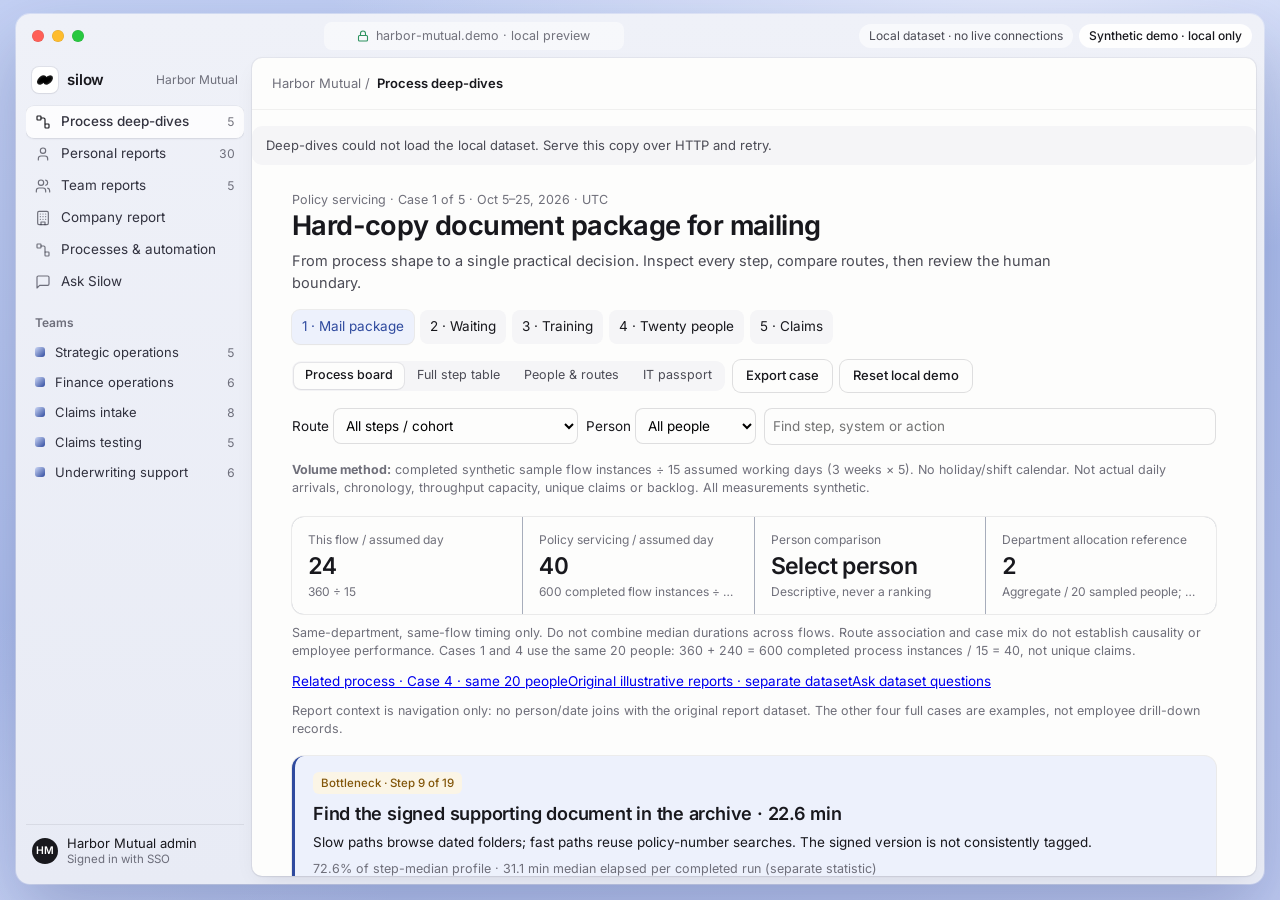
<file: app/workflow.html>
<!doctype html>
<html lang="en">
<head>
<script>window.__jeremyInitialHash=location.hash;</script>
<meta charset="utf-8">
<meta name="viewport" content="width=device-width, initial-scale=1">
<meta name="robots" content="noindex, nofollow">
<title>Silow — Harbor Mutual (sample data · fictional)</title>
<link rel="icon" href="./silow-mark.svg" type="image/svg+xml">
<style>
@font-face{ font-family:"Inter"; src:url("./inter.woff2") format("woff2"); font-weight:100 900; font-display:swap; }
:root{
  --font:"Inter", ui-sans-serif, system-ui, -apple-system, "Segoe UI", sans-serif;
  --desk: radial-gradient(1200px 600px at 80% -10%, #eef2ff 0%, rgba(238,242,255,0) 60%), radial-gradient(900px 640px at -10% 110%, #cbd6f6 0%, rgba(203,214,246,0) 60%), linear-gradient(160deg,#c4d1f4 0%,#aebfee 50%,#bfcbf2 100%);
  --frame: linear-gradient(180deg,#eff1f8 0%,#e8ebf5 100%);
  --sheet:#fdfdfc; --sheet-2:#f5f5f7; --sheet-3:#ededf1;
  --line:rgba(20,20,30,.08); --line-2:rgba(20,20,30,.13); --line-3:rgba(20,20,30,.055);
  --t1:#18181d; --t2:#4b4b55; --t3:#6f6f7a; --t4:#a9a9b2;
  --hover:rgba(20,20,30,.045); --sel:rgba(20,20,30,.075);
  --ink:#2f4a9e; --ink-2:#5a72c2; --ink-3:#8fa2dc; --ink-4:#c3cfef; --soft:#edf1fc;
  --hum:#d6dae4;
  --solid:#18181d;
  --fr-t1:rgba(18,18,32,.86); --fr-t2:rgba(18,18,32,.58); --fr-t3:rgba(18,18,32,.42);
  --fr-hover:rgba(255,255,255,.40); --fr-sel:rgba(255,255,255,.82); --fr-field:rgba(255,255,255,.5); --fr-line:rgba(18,18,32,.08);
  --green:#2f9461; --green-soft:#e4f3ea; --amber:#b87a0c; --amber-soft:#fbf5e6; --amber-line:rgba(184,122,12,.22); --amber-ink:#82560a; --red:#c8463d; --red-soft:#fbecea;
  --sh-win:0 30px 70px rgba(20,35,90,.24), 0 0 0 1px rgba(255,255,255,.4);
  --sh-sheet:0 0 0 1px rgba(20,20,40,.05), 0 1px 2px rgba(20,20,40,.05), 0 8px 24px -8px rgba(20,20,40,.10);
  --sh-pill:0 0 0 .5px rgba(20,20,40,.07), 0 1px 2px rgba(20,20,40,.09);
  --sh-card:0 0 0 1px rgba(20,20,40,.07), 0 1px 2px rgba(20,20,40,.04);
  --sh-float:0 0 0 1px rgba(20,20,40,.06), 0 24px 48px -12px rgba(20,20,40,.22), 0 4px 12px rgba(20,20,40,.06);
  --glass:rgba(253,253,252,.9);
  --calm:linear(0,.006,.025 2.8%,.101 6.1%,.539 18.9%,.721 25.3%,.849 31.5%,.937 38.1%,.968 41.8%,.991 45.7%,1.006 50.1%,1.015 55%,1.017 63.9%,1.001 85.9%,1);
  --out:cubic-bezier(.2,.8,.2,1);
}
*{ box-sizing:border-box; }
html,body{ margin:0; height:100%; }
body{ font-family:var(--font); font-size:13.5px; line-height:1.45; color:var(--t1); background:var(--desk); -webkit-font-smoothing:antialiased; font-feature-settings:"cv11","ss03"; overflow:hidden; }
button,input{ font:inherit; color:inherit; }
button{ background:none; border:0; padding:0; cursor:pointer; }
.num,.tn{ font-variant-numeric:tabular-nums; }
svg.i{ flex:none; display:block; }

/* ---------- window ---------- */
.stage{ height:100dvh; padding:14px 16px 16px; display:flex; flex-direction:column; }
body.embed .stage{ padding:0; }
body.embed .win{ border-radius:0; box-shadow:none; }
.win{ flex:1; min-height:0; display:flex; flex-direction:column; border-radius:14px; overflow:hidden; box-shadow:var(--sh-win); background:var(--frame); }
.topbar{ height:44px; flex:none; display:flex; align-items:center; padding:0 12px 0 16px; gap:10px; }
.lights{ display:flex; gap:8px; margin-right:4px; }
.lights i{ width:12px; height:12px; border-radius:50%; background:#ff5f57; box-shadow:inset 0 0 0 .5px rgba(0,0,0,.12); }
.lights i:nth-child(2){ background:#febc2e; } .lights i:nth-child(3){ background:#28c840; }
.tb-mid{ flex:1; display:flex; justify-content:center; min-width:0; }
.addr{ height:28px; min-width:300px; border-radius:8px; background:var(--fr-field); display:flex; align-items:center; justify-content:center; gap:7px; font-size:12.5px; color:var(--fr-t2); padding:0 14px; white-space:nowrap; }
.addr svg{ color:var(--green); }
.tb-r{ display:flex; gap:6px; align-items:center; }
.chip-s{ height:24px; border-radius:999px; padding:0 10px; display:inline-flex; align-items:center; gap:6px; font-size:12px; color:var(--t2); background:rgba(255,255,255,.6); white-space:nowrap; }
.chip-s i{ width:6px; height:6px; border-radius:50%; background:var(--green); }
.chip-s.sample{ background:rgba(255,255,255,.92); color:var(--t1); font-weight:500; }
.wbody{ flex:1; min-height:0; display:flex; padding:0 8px 8px 0; }

/* ---------- sidebar on the frame ---------- */
.side{ width:236px; flex:none; display:flex; flex-direction:column; padding:2px 8px 8px 10px; min-height:0; }
.brand{ display:flex; align-items:center; gap:9px; height:40px; padding:0 6px; }
.brand img{ width:26px; height:26px; border-radius:7px; background:#fff; box-shadow:var(--sh-card); padding:3px; }
.brand b{ font-size:15px; font-weight:600; letter-spacing:-.01em; }
.brand small{ margin-left:auto; font-size:12px; color:var(--fr-t2); }
.side-scroll{ flex:1; min-height:0; overflow:auto; scrollbar-width:none; padding-top:6px; }
.nav{ height:32px; display:flex; align-items:center; gap:10px; padding:0 9px; border-radius:8px; font-size:13.5px; color:var(--fr-t1); width:100%; text-align:left; transition:background .12s; }
.nav svg{ color:var(--fr-t2); }
.nav:hover{ background:var(--fr-hover); }
.nav.on{ background:var(--fr-sel); box-shadow:var(--sh-pill); font-weight:500; }
.nav.on svg{ color:var(--t1); }
.nav .cnt{ margin-left:auto; font-size:12px; color:var(--fr-t2); font-weight:400; font-variant-numeric:tabular-nums; }
.sh{ font-size:12px; font-weight:600; color:var(--fr-t2); padding:16px 9px 6px; }
.sw{ width:10px; height:10px; border-radius:3px; flex:none; background:linear-gradient(135deg,#cdd8f6,var(--ink)); }
.nav.sub{ height:30px; font-size:13px; }
.side-foot{ flex:none; display:flex; align-items:center; gap:9px; padding:10px 6px 2px; border-top:1px solid var(--fr-line); }
.side-foot .who{ font-size:13px; line-height:1.25; } .side-foot .who small{ display:block; font-size:11.5px; color:var(--fr-t2); }

/* avatars: pastel monograms (named) or a neutral mark (anonymous) */
.av{ width:26px; height:26px; border-radius:50%; display:inline-grid; place-items:center; font-size:10.5px; font-weight:600; flex:none; letter-spacing:.01em; }
.av.lg{ width:44px; height:44px; font-size:15px; }
.av.anon{ background:#eceef3 !important; color:#6f7280 !important; box-shadow:inset 0 0 0 1px rgba(20,20,40,.08); font-weight:500; }

/* ---------- sheet ---------- */
.sheet{ flex:1; min-width:0; min-height:0; background:var(--sheet); border-radius:10px; box-shadow:var(--sh-sheet); display:flex; flex-direction:column; position:relative; overflow:hidden; }
.shead{ height:52px; flex:none; display:flex; align-items:center; gap:10px; padding:0 14px 0 20px; border-bottom:1px solid var(--line-3); }
.crumb{ display:flex; align-items:center; gap:7px; font-size:13px; color:var(--t3); white-space:nowrap; min-width:0; overflow:hidden; }
.crumb b{ color:var(--t1); font-weight:600; overflow:hidden; text-overflow:ellipsis; }
.shead .sp{ flex:1; }
.seg{ display:inline-flex; background:var(--sheet-2); border-radius:9px; padding:2px; gap:2px; max-width:100%; overflow-x:auto; scrollbar-width:none; flex:none; }
.seg button{ height:26px; padding:0 11px; border-radius:7px; font-size:12.5px; color:var(--t2); white-space:nowrap; flex:none; }
.seg button:hover{ color:var(--t1); }
.seg button.on{ background:var(--sheet); color:var(--t1); font-weight:500; box-shadow:var(--sh-card); }
.anon-t{ display:inline-flex; align-items:center; gap:8px; height:30px; padding:0 10px 0 8px; border-radius:8px; box-shadow:0 0 0 1px var(--line-2); font-size:12.5px; color:var(--t2); white-space:nowrap; background:var(--sheet); }
.anon-t:hover{ background:var(--sheet-2); }
.anon-t .tg{ width:28px; height:16px; border-radius:999px; background:#c9ccd6; position:relative; transition:background .2s; flex:none; }
.anon-t .tg::after{ content:""; position:absolute; top:2px; left:2px; width:12px; height:12px; border-radius:50%; background:#fff; box-shadow:0 1px 2px rgba(0,0,0,.2); transition:transform .25s var(--calm); }
.anon-t.on .tg{ background:var(--solid); }
.anon-t.on .tg::after{ transform:translateX(12px); }
.anon-t b{ font-weight:500; color:var(--t1); }
.sbody{ flex:1; min-height:0; overflow:auto; scroll-behavior:smooth; }
.page{ max-width:1120px; margin:0 auto; padding:26px 40px 72px; }
.view{ display:none; }
.view.on{ display:block; animation:vin .32s var(--calm); }
@keyframes vin{ from{ opacity:0; transform:translateY(6px); } }

/* ---------- type ---------- */
h1{ font-size:27px; line-height:33px; font-weight:650; letter-spacing:-.022em; margin:0; }
h2{ font-size:18px; line-height:24px; font-weight:600; letter-spacing:-.012em; margin:0; }
h3{ font-size:14.5px; font-weight:600; letter-spacing:-.008em; margin:0; }
.lede{ margin-top:8px; color:var(--t2); font-size:14.5px; line-height:22px; max-width:780px; }
.lede b{ color:var(--t1); font-weight:600; }
.meta{ font-size:12.5px; color:var(--t3); }
.sec{ margin-top:34px; }
.sec-h{ display:flex; align-items:baseline; gap:12px; margin-bottom:12px; flex-wrap:wrap; }
.sec-h .k{ font-size:12px; color:var(--t3); font-variant-numeric:tabular-nums; }
.sec-h p{ flex-basis:100%; margin:2px 0 0; color:var(--t3); font-size:13px; }
.sec-h .r{ margin-left:auto; }
.ink{ color:var(--ink); }
.muted{ color:var(--t3); }
.note{ font-size:12.5px; color:var(--t3); margin-top:10px; }
.pill{ display:inline-flex; align-items:center; gap:5px; height:22px; padding:0 8px; border-radius:6px; font-size:11.5px; font-weight:500; background:var(--sheet-2); color:var(--t2); white-space:nowrap; }
.pill.ink{ background:var(--soft); color:var(--ink); }
.pill.green{ background:var(--green-soft); color:var(--green); }
.pill.amber{ background:var(--amber-soft); color:var(--amber-ink); }
.pill.red{ background:var(--red-soft); color:var(--red); }
.banner{ display:flex; gap:10px; align-items:center; padding:10px 14px; border-radius:10px; background:var(--sheet-2); color:var(--t2); font-size:13px; margin-top:16px; }
.banner svg{ color:var(--t3); }

/* hairline tile strip */
.tiles{ display:grid; grid-template-columns:repeat(5,minmax(0,1fr)); gap:1px; background:var(--line); border-radius:12px; overflow:hidden; box-shadow:0 0 0 1px var(--line); margin-top:20px; }
.tiles.c4{ grid-template-columns:repeat(4,minmax(0,1fr)); }
.tiles.c6{ grid-template-columns:repeat(6,minmax(0,1fr)); }
.tiles.c3{ grid-template-columns:repeat(3,minmax(0,1fr)); }
.tile{ background:var(--sheet); padding:14px 16px 13px; display:flex; flex-direction:column; gap:4px; min-width:0; }
.tile .l{ font-size:12px; color:var(--t3); white-space:nowrap; overflow:hidden; text-overflow:ellipsis; }
.tile b{ font-size:23px; font-weight:600; letter-spacing:-.025em; line-height:1.15; font-variant-numeric:tabular-nums; white-space:nowrap; }
.tile b small{ font-size:13px; font-weight:500; color:var(--t3); letter-spacing:-.01em; margin-left:3px; }
.tile .s{ font-size:12px; color:var(--t3); white-space:nowrap; overflow:hidden; text-overflow:ellipsis; }
.tile.hl b{ color:var(--ink); }
.tile.hl b small{ color:var(--ink); opacity:.7; }
.up{ color:var(--amber-ink); } .down{ color:var(--green); }

.card{ border-radius:12px; background:var(--sheet); box-shadow:var(--sh-card); padding:16px 18px; min-width:0; }
.card.flat{ box-shadow:none; background:var(--sheet-2); }
.g2{ display:grid; grid-template-columns:minmax(0,1.25fr) minmax(0,1fr); gap:14px; }
.g2e{ display:grid; grid-template-columns:minmax(0,1fr) minmax(0,1fr); gap:14px; }
.g3{ display:grid; grid-template-columns:repeat(3,minmax(0,1fr)); gap:12px; }
.card h3 + .meta{ margin-top:2px; }

/* bars */
.bars{ display:flex; flex-direction:column; gap:11px; margin-top:12px; }
.bar{ display:grid; grid-template-columns:minmax(120px,206px) 1fr 74px; gap:12px; align-items:center; font-size:13px; }
.bar .n{ min-width:0; white-space:nowrap; overflow:hidden; text-overflow:ellipsis; }
.bar .n small{ display:block; font-size:11.5px; color:var(--t3); overflow:hidden; text-overflow:ellipsis; }
.track{ height:10px; border-radius:6px; background:var(--sheet-2); overflow:hidden; display:flex; }
.track i{ display:block; height:100%; background:var(--hum); }
.track i.ai{ background:var(--ink); }
.track i.l2{ background:var(--ink-3); }
.bar .v{ text-align:right; color:var(--t2); font-variant-numeric:tabular-nums; white-space:nowrap; }
.bar .v small{ color:var(--t3); margin-left:4px; }
.legend{ display:flex; gap:14px; font-size:12px; color:var(--t3); margin-top:12px; flex-wrap:wrap; }
.legend i{ display:inline-block; width:9px; height:9px; border-radius:3px; margin-right:6px; vertical-align:-1px; background:var(--hum); }
.legend i.ai{ background:var(--ink); }

/* rows / lists */
.rows{ border-top:1px solid var(--line); }
.row{ display:flex; align-items:center; gap:12px; padding:11px 2px; border-bottom:1px solid var(--line); min-width:0; }
.row .grow{ flex:1; min-width:0; }
.row .t{ font-weight:500; }
.row .d{ font-size:12.5px; color:var(--t3); margin-top:1px; }
.row .v{ font-variant-numeric:tabular-nums; white-space:nowrap; color:var(--t2); text-align:right; }
.row .v b{ color:var(--t1); font-weight:600; }
.row.click{ cursor:pointer; border-radius:8px; }
.row.click:hover{ background:var(--hover); }
.rk{ width:22px; height:22px; border-radius:6px; background:var(--sheet-2); display:grid; place-items:center; font-size:11.5px; font-weight:600; color:var(--t2); flex:none; font-variant-numeric:tabular-nums; }
.chev{ color:var(--t4); }

/* expandable category rows */
.cat{ border-bottom:1px solid var(--line); }
.cat > button{ width:100%; display:grid; grid-template-columns:minmax(0,1fr) 180px 92px 18px; gap:14px; align-items:center; padding:12px 2px; text-align:left; }
.cat > button:hover{ background:var(--hover); border-radius:8px; }
.cat .t{ font-weight:500; }
.cat .d{ font-size:12.5px; color:var(--t3); }
.cat .v{ text-align:right; font-variant-numeric:tabular-nums; white-space:nowrap; }
.cat .v small{ display:block; font-size:11.5px; color:var(--t3); }
.cat .chev{ transition:transform .2s; }
.cat.open .chev{ transform:rotate(90deg); }
.cat .tasks{ display:none; padding:0 0 12px 0; }
.cat.open .tasks{ display:block; }
.task{ display:grid; grid-template-columns:minmax(0,1fr) 120px 64px; gap:12px; padding:7px 10px; font-size:13px; border-radius:6px; }
.task:nth-child(odd){ background:var(--sheet-2); }
.task .a{ color:var(--t3); font-size:12.5px; }
.task .m{ text-align:right; font-variant-numeric:tabular-nums; color:var(--t2); }

/* week timeline */
.tl{ margin-top:12px; }
.tl-row{ display:grid; grid-template-columns:44px 1fr 58px; gap:10px; align-items:center; height:30px; }
.tl-row .dl{ font-size:12.5px; color:var(--t2); font-weight:500; }
.tl-row .dv{ font-size:12px; color:var(--t3); text-align:right; font-variant-numeric:tabular-nums; }
.tl-track{ position:relative; height:18px; border-radius:5px; background:repeating-linear-gradient(90deg, var(--sheet-2) 0 calc(100%/13 - 1px), var(--line-3) calc(100%/13 - 1px) calc(100%/13)); }
.tl-track .off{ position:absolute; top:0; bottom:0; background:rgba(184,122,12,.06); }
.tl-track i{ position:absolute; top:2px; bottom:2px; border-radius:3px; }
.tl-axis{ display:grid; grid-template-columns:44px 1fr 58px; gap:10px; margin-top:4px; }
.tl-axis div{ position:relative; height:14px; font-size:11px; color:var(--t3); font-variant-numeric:tabular-nums; }
.tl-axis div span{ position:absolute; transform:translateX(-50%); white-space:nowrap; }
.c0, .legend i.c0{ background:var(--ink) } .c1, .legend i.c1{ background:var(--ink-2) } .c2, .legend i.c2{ background:var(--ink-3) } .c3, .legend i.c3{ background:var(--ink-4) } .c4, .legend i.c4{ background:#a7adbb } .c5, .legend i.c5{ background:#d3d6de }

/* people workload */
.wl{ display:grid; grid-template-columns:minmax(150px,220px) 1fr 70px 70px 64px 16px; gap:12px; align-items:center; padding:9px 4px; border-bottom:1px solid var(--line); font-size:13px; cursor:pointer; border-radius:6px; }
.wl:hover{ background:var(--hover); }
.wl.h{ cursor:default; font-size:12px; color:var(--t3); padding-top:4px; }
.wl.h:hover{ background:none; }
.wl .who{ display:flex; align-items:center; gap:9px; min-width:0; }
.wl .who span{ min-width:0; overflow:hidden; text-overflow:ellipsis; white-space:nowrap; }
.wl .who small{ display:block; color:var(--t3); font-size:11.5px; overflow:hidden; text-overflow:ellipsis; }
.wl .v{ text-align:right; font-variant-numeric:tabular-nums; color:var(--t2); white-space:nowrap; }
.stack{ height:12px; border-radius:4px; overflow:hidden; display:flex; background:var(--sheet-2); }
.stack i{ display:block; height:100%; }

/* trend columns */
.trend{ display:grid; grid-template-columns:repeat(4,minmax(0,1fr)); gap:12px; }
.tc{ border-radius:12px; box-shadow:var(--sh-card); padding:14px 16px; }
.tc .l{ font-size:12px; color:var(--t3); }
.tc .cols{ display:flex; align-items:flex-end; gap:8px; height:72px; margin-top:10px; }
.tc .col{ flex:1; display:flex; flex-direction:column; align-items:center; justify-content:flex-end; gap:5px; height:100%; }
.tc .col i{ display:block; width:100%; max-width:34px; border-radius:4px 4px 2px 2px; background:var(--hum); }
.tc .col.on i{ background:var(--ink); }
.tc .col small{ font-size:11px; color:var(--t3); white-space:nowrap; }
.tc .now{ margin-top:8px; display:flex; justify-content:space-between; align-items:baseline; font-size:12.5px; color:var(--t3); }
.tc .now b{ font-size:18px; color:var(--t1); font-weight:600; letter-spacing:-.02em; font-variant-numeric:tabular-nums; }

/* heat table */
.tbl{ width:100%; border-collapse:collapse; font-size:13px; }
.tbl th{ text-align:right; font-weight:500; font-size:12px; color:var(--t3); padding:8px 10px; border-bottom:1px solid var(--line-2); white-space:nowrap; }
.tbl th:first-child, .tbl td:first-child{ text-align:left; padding-left:2px; }
.tbl td{ text-align:right; padding:10px 10px; border-bottom:1px solid var(--line); font-variant-numeric:tabular-nums; white-space:nowrap; }
.tbl tr.click{ cursor:pointer; } .tbl tr.click:hover td{ background:var(--hover); }
.tbl td.heat{ position:relative; padding:5px 4px; }
.tbl.heatt td:first-child{ padding-right:6px; } .tbl.heatt th{ padding:6px 4px; text-align:center; } .tbl.heatt td.heat{ text-align:center; }
.tbl td .hb{ display:inline-block; min-width:44px; padding:3px 6px; border-radius:5px; }
.scrollx{ overflow-x:auto; scrollbar-width:thin; }

/* picker */
.picker{ position:relative; display:inline-block; }
.pick-btn{ display:inline-flex; align-items:center; gap:10px; height:40px; padding:0 12px 0 8px; border-radius:10px; box-shadow:0 0 0 1px var(--line-2); background:var(--sheet); max-width:100%; }
.pick-btn:hover{ background:var(--sheet-2); }
.pick-btn .tx{ text-align:left; line-height:1.2; min-width:0; }
.pick-btn .tx b{ display:block; font-weight:600; font-size:13.5px; white-space:nowrap; overflow:hidden; text-overflow:ellipsis; }
.pick-btn .tx small{ display:block; font-size:12px; color:var(--t3); white-space:nowrap; overflow:hidden; text-overflow:ellipsis; }
.pop{ position:absolute; top:46px; left:0; width:340px; max-height:420px; display:none; flex-direction:column; background:var(--glass); backdrop-filter:blur(24px) saturate(1.5); -webkit-backdrop-filter:blur(24px) saturate(1.5); border-radius:14px; box-shadow:var(--sh-float); z-index:30; overflow:hidden; }
.pop.on{ display:flex; animation:pin .24s var(--calm); }
@keyframes pin{ from{ opacity:0; transform:translateY(-6px) scale(.985); } }
.pop input{ margin:10px; height:34px; border-radius:9px; border:0; outline:0; box-shadow:inset 0 0 0 1px var(--line-2); padding:0 12px; background:#fff; font-size:13px; }
.pop .lst{ overflow:auto; padding:0 6px 8px; }
.pop .grp{ font-size:11.5px; font-weight:600; color:var(--t3); padding:8px 8px 4px; }
.pop .it{ display:flex; align-items:center; gap:9px; width:100%; padding:6px 8px; border-radius:8px; text-align:left; }
.pop .it:hover, .pop .it.on{ background:var(--sel); }
.pop .it span{ min-width:0; overflow:hidden; text-overflow:ellipsis; white-space:nowrap; }
.pop .it small{ margin-left:auto; color:var(--t3); font-size:12px; font-variant-numeric:tabular-nums; }
.pop .empty{ padding:14px; color:var(--t3); font-size:13px; }

/* recommendations / expertise */
.rec{ display:grid; grid-template-columns:26px minmax(0,1fr) auto; gap:12px; padding:12px 2px; border-bottom:1px solid var(--line); align-items:start; }
.rec .t{ font-weight:500; }
.rec .d{ font-size:12.5px; color:var(--t3); margin-top:2px; }
.rec .v{ text-align:right; white-space:nowrap; }
.rec .v b{ display:block; font-variant-numeric:tabular-nums; color:var(--ink); font-weight:600; }
.rec .v small{ display:block; margin-top:4px; }
.know{ display:grid; grid-template-columns:repeat(3,minmax(0,1fr)); gap:12px; }
.kn{ border-radius:12px; box-shadow:var(--sh-card); padding:14px 16px; }
.kn .t{ font-weight:600; }
.kn .d{ font-size:12.5px; color:var(--t3); margin-top:6px; }
.take{ display:grid; grid-template-columns:repeat(3,minmax(0,1fr)); gap:1px; background:var(--line); border-radius:12px; overflow:hidden; box-shadow:0 0 0 1px var(--line); }
.take > div{ background:var(--sheet); padding:14px 16px; }
.take .n{ font-size:12px; color:var(--ink); font-weight:600; font-variant-numeric:tabular-nums; }
.take .t{ font-weight:600; margin-top:6px; }
.take .d{ font-size:12.5px; color:var(--t2); margin-top:4px; }

/* handoffs */
.ho{ display:grid; grid-template-columns:minmax(0,1.5fr) 74px minmax(110px,1fr) 70px; gap:12px; align-items:center; padding:10px 2px; border-bottom:1px solid var(--line); font-size:13px; }
.ho.h{ font-size:12px; color:var(--t3); padding-top:2px; }
.ho .ft{ font-size:12px; color:var(--t3); margin-top:1px; }
.ho .ft b{ color:var(--t2); font-weight:500; }
.ho .v{ text-align:right; font-variant-numeric:tabular-nums; white-space:nowrap; }
.wbar{ height:8px; border-radius:5px; background:var(--sheet-2); overflow:hidden; }
.wbar i{ display:block; height:100%; background:var(--amber); opacity:.75; border-radius:5px; }

/* adoption dots */
.adopt{ display:flex; flex-wrap:wrap; gap:8px; margin-top:12px; }
.adopt .ap{ display:flex; align-items:center; gap:8px; padding:6px 10px 6px 6px; border-radius:999px; box-shadow:0 0 0 1px var(--line); font-size:12.5px; }
.adopt .ap .lv{ font-variant-numeric:tabular-nums; color:var(--t3); }
.adopt .ap .lv.on{ color:var(--ink); font-weight:600; }

/* processes & plan */
.roi-bar{ display:flex; align-items:center; gap:14px; flex-wrap:wrap; padding:12px 14px; border-radius:12px; background:var(--sheet-2); margin-top:18px; }
.roi-bar .as{ font-size:13px; color:var(--t2); }
.roi-bar .as b{ color:var(--t1); font-weight:600; }
.cost{ display:inline-flex; align-items:center; gap:8px; margin-left:auto; }
.cost input[type=range]{ width:150px; accent-color:var(--solid); }
.cost .st{ width:28px; height:28px; border-radius:8px; box-shadow:0 0 0 1px var(--line-2); background:var(--sheet); display:grid; place-items:center; font-size:15px; color:var(--t2); }
.cost .st:hover{ background:#fff; color:var(--t1); }
.cost output{ min-width:58px; text-align:center; font-weight:600; font-variant-numeric:tabular-nums; }
.dirs{ display:flex; flex-direction:column; gap:14px; margin-top:16px; }
.dir{ border-radius:12px; box-shadow:var(--sh-card); overflow:hidden; }
.dir-h{ display:grid; grid-template-columns:minmax(0,1.4fr) repeat(5,minmax(70px,.6fr)); gap:1px; background:var(--line); border-bottom:1px solid var(--line); }
.dir-h > div{ background:var(--sheet); padding:12px 14px; min-width:0; }
.dir-h .nm b{ font-size:15px; font-weight:600; letter-spacing:-.01em; }
.dir-h .nm small{ display:block; color:var(--t3); font-size:12px; margin-top:2px; }
.dir-h .m small{ display:block; font-size:11.5px; color:var(--t3); white-space:nowrap; }
.dir-h .m b{ font-size:16px; font-weight:600; font-variant-numeric:tabular-nums; white-space:nowrap; letter-spacing:-.01em; }
.dir-h .m.hl b{ color:var(--ink); }
.sug{ display:grid; grid-template-columns:minmax(0,1fr) 92px 92px 80px 16px; gap:12px; align-items:center; padding:10px 14px; border-bottom:1px solid var(--line); cursor:pointer; font-size:13px; }
.sug:last-child{ border-bottom:0; }
.sug:hover{ background:var(--hover); }
.sug .t{ font-weight:500; }
.sug .d{ font-size:12px; color:var(--t3); margin-top:1px; }
.sug .v{ text-align:right; font-variant-numeric:tabular-nums; white-space:nowrap; color:var(--t2); }
.sug .v b{ color:var(--t1); font-weight:600; }
.sug.inplan .t::after{ content:" · in pilot scope"; color:var(--green); font-weight:500; font-size:12px; }

.flow{ display:flex; flex-direction:column; gap:0; margin-top:14px; }
.stp{ display:grid; grid-template-columns:30px minmax(0,1.7fr) minmax(0,1fr) 120px 56px 70px 186px; gap:12px; align-items:center; padding:11px 8px; border-bottom:1px solid var(--line); font-size:13px; }
.stp.h{ font-size:12px; color:var(--t3); padding-top:4px; }
.stp .no{ width:24px; height:24px; border-radius:50%; display:grid; place-items:center; font-size:11.5px; font-weight:600; background:var(--sheet-2); color:var(--t2); }
.stp.agent .no{ background:var(--ink); color:#fff; }
.stp.assist .no{ background:var(--soft); color:var(--ink); }
.stp .v{ text-align:right; font-variant-numeric:tabular-nums; white-space:nowrap; color:var(--t2); }
.stp .w{ color:var(--amber-ink); }
.stp .a{ color:var(--t3); font-size:12.5px; }
.badge{ display:inline-flex; align-items:center; gap:6px; font-size:12px; font-weight:500; white-space:nowrap; }
.badge i{ width:8px; height:8px; border-radius:50%; background:var(--hum); }
.badge.agent i{ background:var(--ink); } .badge.agent{ color:var(--ink); }
.badge.assist i{ background:var(--ink-3); } .badge.assist{ color:var(--t2); }
.badge.human{ color:var(--t2); }
.pmap{ display:flex; align-items:stretch; gap:0; margin-top:16px; overflow-x:auto; padding:3px 3px 8px; scrollbar-width:thin; }
.pnode{ flex:1 0 132px; min-width:132px; border-radius:10px; box-shadow:var(--sh-card); padding:10px 11px; font-size:12px; background:var(--sheet); position:relative; }
.pnode.agent{ box-shadow:0 0 0 1.5px var(--ink); }
.pnode.assist{ box-shadow:0 0 0 1px var(--ink-3); }
.pnode .s{ font-weight:500; font-size:12.5px; line-height:1.3; color:var(--t1); }
.pnode .a{ color:var(--t3); margin-top:5px; }
.pnode .m{ margin-top:6px; font-variant-numeric:tabular-nums; color:var(--t2); }
.parr{ flex:0 0 46px; gap:2px; display:flex; flex-direction:column; align-items:center; justify-content:center; color:var(--t4); font-size:11px; }
.parr .wt{ color:var(--amber-ink); font-size:10.5px; white-space:nowrap; font-variant-numeric:tabular-nums; }

/* overlay (suggestion detail) */
.ov{ position:absolute; top:62px; right:10px; bottom:10px; width:min(460px, calc(100% - 20px)); background:var(--glass); backdrop-filter:blur(28px) saturate(1.6); -webkit-backdrop-filter:blur(28px) saturate(1.6); border-radius:14px; box-shadow:var(--sh-float), inset 0 1px 0 rgba(255,255,255,.7); display:none; flex-direction:column; z-index:40; }
.ov.on{ display:flex; animation:ovin .3s var(--calm); }
@keyframes ovin{ from{ opacity:0; transform:translateX(12px) scale(.985); } }
.ov-h{ display:flex; align-items:center; gap:10px; padding:14px 16px 10px; }
.ov-h .x{ margin-left:auto; width:28px; height:28px; border-radius:8px; display:grid; place-items:center; color:var(--t2); }
.ov-h .x:hover{ background:var(--hover); }
.ov-b{ flex:1; min-height:0; overflow:auto; padding:0 18px 16px; }
.ov-b h2{ font-size:19px; }
.ov-b .sec{ margin-top:18px; }
.ov-b ol, .ov-b ul{ margin:8px 0 0; padding-left:18px; }
.ov-b li{ margin:4px 0; color:var(--t2); }
.ov-f{ display:flex; gap:8px; padding:12px 16px; border-top:1px solid var(--line); }
.btn{ height:32px; border-radius:8px; padding:0 13px; display:inline-flex; align-items:center; gap:7px; font-size:13px; font-weight:500; box-shadow:0 0 0 1px var(--line-2); background:var(--sheet); white-space:nowrap; }
.btn:hover{ background:var(--sheet-2); }
.btn.solid{ background:var(--solid); color:#fff; box-shadow:none; }
.btn.solid:hover{ background:#2c2c33; }
.btn.ghost{ box-shadow:none; color:var(--t2); }
.btn:active{ transform:scale(.97); }

/* ---------- chat ---------- */
.chat{ display:flex; flex-direction:column; min-height:100%; }
.chat-col{ width:100%; max-width:760px; margin:0 auto; padding:24px 28px 0; flex:1; }
.ask-hero{ text-align:center; padding:6vh 0 8px; }
.ask-hero img{ width:46px; height:46px; border-radius:12px; box-shadow:var(--sh-card); padding:6px; background:#fff; }
.ask-hero h1{ margin-top:14px; }
.ask-hero p{ color:var(--t3); margin:6px 0 0; }
.sugs{ display:flex; flex-wrap:wrap; gap:8px; justify-content:center; margin-top:18px; }
.sugs button{ height:32px; padding:0 13px; border-radius:999px; box-shadow:0 0 0 1px var(--line-2); background:var(--sheet); font-size:13px; color:var(--t1); }
.sugs button:hover{ background:var(--sheet-2); }
.msgs{ display:flex; flex-direction:column; gap:22px; padding-top:8px; }
.mq{ align-self:flex-end; max-width:78%; background:var(--sheet-2); padding:9px 14px; border-radius:14px 14px 4px 14px; font-size:14px; }
.ma{ display:grid; grid-template-columns:30px minmax(0,1fr); gap:12px; font-size:14px; line-height:22px; }
.ma .lg{ width:30px; height:30px; border-radius:8px; background:#fff; box-shadow:var(--sh-card); padding:4px; }
.ma .lg img{ width:100%; height:100%; display:block; }
.ma p{ margin:0 0 8px; }
.ma ul, .ma ol{ margin:4px 0 8px; padding-left:20px; }
.ma li{ margin:2px 0; }
.ma b{ font-weight:600; }
.ma .mtbl{ width:100%; border-collapse:collapse; font-size:13px; margin:6px 0 10px; }
.ma .mtbl th{ text-align:left; font-weight:500; color:var(--t3); font-size:12px; padding:5px 8px; border-bottom:1px solid var(--line-2); }
.ma .mtbl td{ padding:6px 8px; border-bottom:1px solid var(--line); font-variant-numeric:tabular-nums; }
.ma .mtbl td.r, .ma .mtbl th.r{ text-align:right; }
.mbars{ display:flex; flex-direction:column; gap:7px; margin:6px 0 10px; }
.mb{ display:grid; grid-template-columns:minmax(110px,190px) 1fr 70px; gap:10px; align-items:center; font-size:13px; }
.mb .n{ overflow:hidden; text-overflow:ellipsis; white-space:nowrap; }
.mb .v{ text-align:right; font-variant-numeric:tabular-nums; color:var(--t2); }
.src{ display:flex; gap:6px; flex-wrap:wrap; margin-top:6px; }
.src span{ display:inline-flex; align-items:center; gap:5px; height:24px; padding:0 9px; border-radius:6px; background:var(--sheet-2); color:var(--t2); font-size:12px; }
.src span.go{ cursor:pointer; } .src span.go:hover{ background:var(--sheet-3); color:var(--t1); }
.src .im{ color:var(--t3); }
.typing{ display:inline-flex; gap:4px; padding:8px 0; }
.typing i{ width:6px; height:6px; border-radius:50%; background:var(--t4); animation:blink 1s infinite; }
.typing i:nth-child(2){ animation-delay:.15s } .typing i:nth-child(3){ animation-delay:.3s }
@keyframes blink{ 50%{ opacity:.3 } }
.composer-wrap{ position:sticky; bottom:0; background:linear-gradient(180deg, rgba(253,253,252,0), var(--sheet) 28%); padding:18px 28px 14px; }
.composer{ max-width:760px; margin:0 auto; display:flex; align-items:center; gap:10px; border-radius:14px; box-shadow:0 0 0 1px var(--line-2), 0 8px 24px -12px rgba(20,20,40,.18); background:#fff; padding:7px 7px 7px 16px; }
.composer input{ flex:1; border:0; outline:0; font-size:14px; height:34px; background:none; min-width:0; }
.send{ width:34px; height:34px; border-radius:50%; background:var(--solid); color:#fff; display:grid; place-items:center; flex:none; }
.composer-f{ max-width:760px; margin:8px auto 0; font-size:12px; color:var(--t3); display:flex; gap:8px; align-items:center; justify-content:center; text-align:center; }
.composer-f svg{ color:var(--t3); }

/* ---------- mobile ---------- */
.mnav{ display:none; }
.mhead{ display:none; }
@media (max-width:900px){
  body{ overflow:hidden; }
  .stage{ padding:0; }
  .win{ border-radius:0; box-shadow:none; }
  .topbar{ height:auto; padding:8px 12px; flex-wrap:wrap; gap:6px; }
  .lights, .tb-mid{ display:none; }
  .tb-r{ width:100%; justify-content:space-between; }
  .wbody{ padding:0; }
  .side{ display:none; }
  .sheet{ border-radius:0; }
  .shead{ padding:0 12px; height:48px; gap:8px; }
  .crumb .hide-m{ display:none; }
  .anon-t .lbl{ display:none; }
  .page{ padding:18px 16px 96px; }
  h1{ font-size:23px; line-height:29px; }
  .tiles, .tiles.c4, .tiles.c6, .tiles.c3{ grid-template-columns:1fr 1fr; }
  .tiles .tile:last-child:nth-child(odd){ grid-column:span 2; }
  .g2, .g2e, .g3, .know, .take, .trend{ grid-template-columns:1fr; }
  .bar{ grid-template-columns:minmax(0,108px) 1fr 62px; gap:8px; }
  .cat > button{ grid-template-columns:minmax(0,1fr) 70px 16px; }
  .cat .track{ display:none; }
  .task{ grid-template-columns:minmax(0,1fr) 54px; }
  .task .a{ display:none; }
  .wl{ grid-template-columns:minmax(0,1fr) 72px 56px 14px; }
  .wl .stack, .wl .h-stack{ display:none; }
  .wl .xm{ display:none; }
  .ho{ grid-template-columns:minmax(0,1fr) 54px 56px; }
  .ho .wbar{ display:none; }
  .dir-h{ grid-template-columns:1fr 1fr; }
  .dir-h .nm{ grid-column:span 2; }
  .dir-h .m:last-child{ grid-column:span 2; }
  .sug{ grid-template-columns:minmax(0,1fr) 74px 14px; }
  .sug .xm{ display:none; }
  .stp{ grid-template-columns:26px minmax(0,1fr) 62px; }
  .stp .xm{ display:none; }
  .roi-bar .cost{ margin-left:0; }
  .pop{ width:min(340px, calc(100vw - 32px)); }
  .mnav{ display:flex; position:absolute; left:0; right:0; bottom:0; height:62px; background:rgba(253,253,252,.94); backdrop-filter:blur(20px); -webkit-backdrop-filter:blur(20px); border-top:1px solid var(--line); z-index:35; }
  .mnav button{ flex:1; display:flex; flex-direction:column; align-items:center; justify-content:center; gap:3px; font-size:10.5px; color:var(--t3); }
  .mnav button svg{ color:var(--t3); }
  .mnav button.on{ color:var(--t1); font-weight:600; }
  .mnav button.on svg{ color:var(--t1); }
  .chat-col{ padding:16px 16px 0; }
  .composer-wrap{ padding:14px 12px 74px; }
  .mq{ max-width:88%; }
  .mb{ grid-template-columns:minmax(0,100px) 1fr 56px; }
  .ov{ top:52px; right:0; left:0; bottom:62px; width:auto; border-radius:14px 14px 0 0; }
  .shead .wk-wrap .seg button{ padding:0 8px; }
}

.wl-short{ display:none; }
@media (max-width:900px){ .crumb{ display:none; } .wl-long{ display:none; } .wl-short{ display:inline; } .shead #avg{ display:none !important; } }
</style>
<style>@media(max-width:600px){body.workflow #v-plan .page>h1{font-size:21px;margin-bottom:8px}body.workflow #v-plan .page>.lede{display:none}body.workflow #v-plan .page>.seg{margin-top:8px!important}body.workflow #v-plan .pmap{margin-top:10px}}</style></head>
<body>
<div class="stage"><div class="win">
  <div class="topbar">
    <div class="lights"><i></i><i></i><i></i></div>
    <div class="tb-mid"><div class="addr"><svg width="12" height="12" viewBox="0 0 24 24" fill="none" stroke="currentColor" stroke-width="2.2" stroke-linecap="round"><rect x="3" y="11" width="18" height="11" rx="2"/><path d="M7 11V7a5 5 0 0 1 10 0v4"/></svg>harbor-mutual.demo · local preview</div></div>
    <div class="tb-r"><span class="chip-s"><i></i>On-prem · inside your network</span><span class="chip-s sample">Sample data · fictional</span></div>
  </div>
  <div class="wbody">
    <aside class="side">
      <div class="brand"><img src="./silow-logo.svg" alt=""><b>silow</b><small>Harbor Mutual</small></div>
      <div class="side-scroll" id="nav"></div>
      <div class="side-foot"><span class="av" style="background:#18181d;color:#fff">HM</span><div class="who">Harbor Mutual admin<small>Signed in with SSO</small></div></div>
    </aside>
    <main class="sheet">
      <div class="shead">
        <div class="crumb" id="crumb"></div><span class="sp"></span>
        <div class="wk-wrap" id="wkwrap"><div class="seg" id="wk"></div></div>
        <span class="pill" id="avg">3-week average · Oct 13–31</span>
        <button class="anon-t" id="anon" title="Swap names for stable pseudonyms everywhere"><span class="tg"></span><span class="lbl">Names</span><b>Anonymous</b></button>
      </div>
      <div class="sbody" id="sbody">
        <section class="view" id="v-person"></section>
        <section class="view" id="v-team"></section>
        <section class="view" id="v-company"></section>
        <section class="view" id="v-plan"></section>
        <section class="view" id="v-ask"></section>
      </div>
      <div class="ov" id="ov"></div>
      <nav class="mnav" id="mnav"></nav>
    </main>
  </div>
</div></div>
<script>
/* Harbor Mutual — fictional sample data. Every number below is computed from these definitions,
   so people sum to teams and teams sum to the company. Units: deci-hours (0.1 h = 6 min). */
const WEEKS = [
  { id:'w1', label:'Oct 13–17', short:'Week 1' },
  { id:'w2', label:'Oct 20–24', short:'Week 2' },
  { id:'w3', label:'Oct 27–31', short:'Week 3' },
];
const DAYS = ['Mon','Tue','Wed','Thu','Fri'];
const TYPES = {
  entry:'Data entry & re-keying', docs:'Document handling', report:'Reporting & reconciliation',
  comms:'Email & coordination', review:'Review & decisions', test:'Testing & QA', lookup:'Search & lookup', meet:'Meetings',
};
const TYPE_ORDER = ['entry','docs','report','lookup','comms','review','test','meet'];

const ROLES = {
  /* ---------- Strategic operations ---------- */
  replead:{ title:'Operations reporting lead', noun:'Lead', sw:13, frag:.20, cats:[
    {id:'opspack', n:'Monthly ops pack', type:'report', sh:.33, ai:.55, avg:42, apps:{Excel:.5,'Power BI':.3,PowerPoint:.2}, tasks:[
      ['Pull claims volumes from Power BI into the pack','Power BI',3,1],['Reconcile loss-ratio figures with Finance’s version','Excel',3,0],
      ['Rebuild pivot tables after the source refresh','Excel',2,1],['Paste charts into the SVP deck and fix formatting','PowerPoint',2,1]]},
    {id:'adhoc', n:'Leadership data requests', type:'lookup', sh:.19, ai:.45, avg:24, apps:{Excel:.45,Outlook:.35,SharePoint:.2}, tasks:[
      ['Answer “how many open claims…” requests','Excel',3,1],['Find last quarter’s figures in SharePoint','SharePoint',2,1],['Reply with a table and caveats','Outlook',2,1]]},
    {id:'comment', n:'Pack commentary', type:'docs', sh:.14, ai:.40, avg:35, apps:{Word:.6,PowerPoint:.4}, tasks:[
      ['Draft variance commentary for each line','Word',3,1],['Rewrite after review notes','Word',2,0]]},
    {id:'coord', n:'Coordination & follow-ups', type:'comms', sh:.19, ai:.30, avg:12, apps:{Teams:.55,Outlook:.45}, tasks:[
      ['Chase inputs from Finance and Claims','Teams',3,1],['Confirm pack deadlines and owners','Outlook',2,1]]},
    {id:'meet', n:'Meetings', type:'meet', sh:.15, ai:.08, avg:40, apps:{Teams:1}, tasks:[
      ['Pack review with the SVP','Teams',2,0],['Weekly ops stand-up','Teams',2,0]]}],
    recs:[
      {t:'Ops pack assembled from Power BI and Finance extracts', cat:'opspack', pct:.40, pr:'Start now', d:'The same eight tables are rebuilt every month. An agent assembles them; you review the variances.'},
      {t:'Answer drafts for leadership data requests, with sources', cat:'adhoc', pct:.30, pr:'Start now', d:'Most requests repeat last month’s question with a new date range.'},
      {t:'First draft of the commentary from the variance table', cat:'comment', pct:.30, pr:'Next', d:'You keep the judgement; the draft keeps the structure.'}],
    know:[
      {k:'How the monthly ops pack is built', ev:'Worked on {eps:opspack} pack sections this week across Excel, Power BI and PowerPoint'},
      {k:'Where leadership numbers live', ev:'Answered {eps:adhoc} data requests, most from SharePoint archives'},
      {k:'Variance commentary', ev:'{h:comment} of commentary drafting this week'}] },
  stratan:{ title:'Strategy analyst', noun:'Analyst', sw:15, frag:.24, cats:[
    {id:'tracking', n:'Initiative tracking', type:'report', sh:.27, ai:.50, avg:22, apps:{Excel:.6,SharePoint:.25,Outlook:.15}, tasks:[
      ['Update the initiative tracker from owners’ emails','Excel',3,1],['Recalculate savings to date per initiative','Excel',2,1],['Publish the tracker to SharePoint','SharePoint',1,1]]},
    {id:'research', n:'Benchmarks & market research', type:'lookup', sh:.21, ai:.40, avg:30, apps:{Browser:.6,Excel:.25,Word:.15}, tasks:[
      ['Collect peer combined ratios from public filings','Browser',3,1],['Normalize benchmark tables','Excel',2,1]]},
    {id:'deck', n:'Decks & briefings', type:'docs', sh:.22, ai:.40, avg:38, apps:{PowerPoint:.75,Excel:.25}, tasks:[
      ['Build the steering-committee deck','PowerPoint',3,0],['Re-type tracker numbers into slides','PowerPoint',2,1]]},
    {id:'coord', n:'Coordination & follow-ups', type:'comms', sh:.17, ai:.30, avg:12, apps:{Teams:.5,Outlook:.5}, tasks:[
      ['Chase initiative owners for status','Outlook',3,1],['Answer questions in the ops channel','Teams',2,0]]},
    {id:'meet', n:'Meetings', type:'meet', sh:.13, ai:.08, avg:40, apps:{Teams:1}, tasks:[['Initiative check-ins','Teams',2,0],['Weekly ops stand-up','Teams',1,0]]}],
    recs:[
      {t:'Initiative status digest from owners’ emails', cat:'tracking', pct:.40, pr:'Start now', d:'Status arrives in email; an agent updates the tracker and flags what is late.'},
      {t:'Steering deck pre-filled from the tracker', cat:'deck', pct:.30, pr:'Next', d:'Numbers move from Excel to slides without re-typing.'},
      {t:'Benchmark table refresh with citations', cat:'research', pct:.25, pr:'Next', d:'Same peer set every quarter; the draft cites every figure.'}],
    know:[
      {k:'Initiative portfolio and owners', ev:'Made {eps:tracking} tracker updates this week'},
      {k:'Peer benchmarks', ev:'{h:research} on public filings and benchmark tables'}] },
  pm:{ title:'Program manager', noun:'Manager', sw:16, frag:.27, cats:[
    {id:'status', n:'Program status reports', type:'report', sh:.24, ai:.50, avg:30, apps:{Excel:.4,Jira:.35,PowerPoint:.25}, tasks:[
      ['Compile weekly status from Jira and email','Jira',3,1],['Update the RAID log','Excel',2,1],['Format the status slide','PowerPoint',1,1]]},
    {id:'vendor', n:'Vendor follow-ups', type:'comms', sh:.20, ai:.35, avg:14, apps:{Outlook:.75,Teams:.25}, tasks:[
      ['Chase the bill-review vendor on SLA reports','Outlook',2,1],['Confirm milestones with the policy-admin vendor','Outlook',2,0]]},
    {id:'coord', n:'Coordination & follow-ups', type:'comms', sh:.18, ai:.30, avg:12, apps:{Teams:.6,Outlook:.4}, tasks:[['Unblock owners across teams','Teams',3,0]]},
    {id:'risk', n:'Risk & decision log', type:'review', sh:.14, ai:.25, avg:25, apps:{Excel:.6,SharePoint:.4}, tasks:[['Review open risks before steering','Excel',2,0]]},
    {id:'meet', n:'Meetings', type:'meet', sh:.24, ai:.08, avg:45, apps:{Teams:1}, tasks:[['Steering committee','Teams',2,0],['Vendor calls','Teams',2,0]]}],
    recs:[
      {t:'Weekly status drafted from Jira and email', cat:'status', pct:.45, pr:'Start now', d:'The status report repeats the same structure every Friday.'},
      {t:'Vendor follow-up drafts with SLA evidence', cat:'vendor', pct:.30, pr:'Next', d:'Drafts the chase email with the missed dates attached.'}],
    know:[{k:'Vendor contracts and milestones', ev:'{eps:vendor} vendor threads followed this week'},{k:'Cross-team program status', ev:'{h:status} on status reporting'}] },
  datan:{ title:'Data analyst', noun:'Analyst', sw:11, frag:.16, cats:[
    {id:'refresh', n:'Report refresh & fixes', type:'report', sh:.32, ai:.45, avg:35, apps:{'Power BI':.6,'SQL client':.25,Excel:.15}, tasks:[
      ['Fix the claims dashboard after a source column changed','Power BI',3,0],['Re-run the weekly refresh by hand','Power BI',2,1],['Check row counts against ClaimCenter extracts','SQL client',2,1]]},
    {id:'pulls', n:'Data pulls', type:'lookup', sh:.26, ai:.50, avg:25, apps:{'SQL client':.6,Excel:.4}, tasks:[['Write extracts for leadership requests','SQL client',3,1],['Clean extracts in Excel','Excel',2,1]]},
    {id:'dq', n:'Data-quality checks', type:'review', sh:.18, ai:.40, avg:30, apps:{'SQL client':.5,Excel:.5}, tasks:[['Find duplicate claims across sources','SQL client',2,1]]},
    {id:'coord', n:'Coordination & follow-ups', type:'comms', sh:.12, ai:.30, avg:12, apps:{Teams:.6,Outlook:.4}, tasks:[['Clarify request definitions','Teams',2,0]]},
    {id:'meet', n:'Meetings', type:'meet', sh:.12, ai:.08, avg:35, apps:{Teams:1}, tasks:[['Weekly ops stand-up','Teams',1,0]]}],
    recs:[
      {t:'Refresh monitor that explains broken visuals', cat:'refresh', pct:.35, pr:'Start now', d:'Catches source changes before the Monday pack.'},
      {t:'Self-serve answers for repeated data pulls', cat:'pulls', pct:.40, pr:'Next', d:'Repeated requests answered from saved, reviewed queries.'}],
    know:[{k:'Claims data model and Power BI refresh', ev:'Fixed or re-ran {eps:refresh} refreshes this week'},{k:'SQL extracts behind the ops pack', ev:'{eps:pulls} extracts written this week'}] },

  /* ---------- Finance operations ---------- */
  payacc:{ title:'Claims payments accountant', noun:'Accountant', sw:12, frag:.18, cats:[
    {id:'payrecon', n:'Payment reconciliation', type:'report', sh:.31, ai:.55, avg:32, apps:{Excel:.55,'General ledger':.3,ClaimCenter:.15}, tasks:[
      ['Match ClaimCenter payments to the bank file','Excel',4,1],['Investigate unmatched items','ClaimCenter',2,0],['Post adjusting entries','General ledger',2,0]]},
    {id:'paybatch', n:'Vendor & medical bill payments', type:'entry', sh:.24, ai:.55, avg:18, apps:{ClaimCenter:.5,Excel:.2,Outlook:.3}, tasks:[
      ['Re-key approved bill amounts into the payment batch','ClaimCenter',3,1],['Check payee tax-form status','Excel',1,1],['Send remittance confirmations','Outlook',1,1]]},
    {id:'close', n:'Month-end close', type:'report', sh:.15, ai:.40, avg:40, apps:{'General ledger':.6,Excel:.4}, tasks:[['Accruals for open claim payments','General ledger',2,0],['Close checklist','Excel',1,1]]},
    {id:'exc', n:'Exception emails', type:'comms', sh:.18, ai:.35, avg:10, apps:{Outlook:.8,Teams:.2}, tasks:[['Ask adjusters about payments without approval','Outlook',3,1]]},
    {id:'meet', n:'Meetings', type:'meet', sh:.12, ai:.08, avg:35, apps:{Teams:1}, tasks:[['Close stand-up','Teams',1,0]]}],
    recs:[
      {t:'Bank-file matching with an exceptions list', cat:'payrecon', pct:.45, pr:'Start now', d:'Exact and near matches cleared first; you work only the exceptions.'},
      {t:'Payment batch pre-filled from approved bills', cat:'paybatch', pct:.40, pr:'Start now', d:'No re-keying of amounts already approved in ClaimCenter.'},
      {t:'Exception email drafts with the claim context', cat:'exc', pct:.30, pr:'Next', d:'The draft already names the claim, amount and missing approval.'}],
    know:[{k:'Claims payment reconciliation', ev:'{eps:payrecon} reconciliation sessions this week across Excel and the GL'},{k:'Payee and remittance rules', ev:'{eps:paybatch} payment batches prepared'}] },
  reins:{ title:'Reinsurance accountant', noun:'Accountant', sw:10, frag:.14, cats:[
    {id:'bdx', n:'Bordereaux preparation', type:'report', sh:.38, ai:.60, avg:45, apps:{Excel:.8,SharePoint:.2}, tasks:[
      ['Build the quarterly bordereaux from claim extracts','Excel',4,1],['Run the bordereaux macro and fix its errors','Excel',2,0],['Upload the file for the broker','SharePoint',1,1]]},
    {id:'recov', n:'Treaty recoveries', type:'review', sh:.24, ai:.35, avg:35, apps:{Excel:.6,'General ledger':.4}, tasks:[['Check large-loss recoveries against treaty terms','Excel',3,0]]},
    {id:'broker', n:'Broker & reinsurer emails', type:'comms', sh:.24, ai:.35, avg:14, apps:{Outlook:.9,Teams:.1}, tasks:[['Answer reinsurer queries on the bordereaux','Outlook',3,1]]},
    {id:'meet', n:'Meetings', type:'meet', sh:.14, ai:.08, avg:40, apps:{Teams:1}, tasks:[['Quarter-end review','Teams',1,0]]}],
    recs:[
      {t:'Bordereaux build without the macro', cat:'bdx', pct:.50, pr:'Start now', d:'The same extract–map–check routine every quarter, documented step by step.'},
      {t:'Reinsurer query answers with source rows', cat:'broker', pct:.30, pr:'Next', d:'Each answer cites the claim rows it comes from.'}],
    know:[{k:'The reinsurance bordereaux macro', ev:'Ran the macro {eps:bdx} times — no one else opened the workbook in 3 weeks'},{k:'Treaty terms for large losses', ev:'{h:recov} on recoveries this week'}] },
  fpa:{ title:'FP&A analyst', noun:'Analyst', sw:12, frag:.18, cats:[
    {id:'lrpack', n:'Loss-ratio & expense pack', type:'report', sh:.30, ai:.50, avg:40, apps:{Excel:.6,'Power BI':.2,'General ledger':.2}, tasks:[
      ['Reconcile paid losses to the GL','Excel',3,0],['Refresh the loss-ratio tables','Excel',3,1],['Send figures to Strategic operations','Outlook',1,1]]},
    {id:'forecast', n:'Forecast model updates', type:'report', sh:.22, ai:.35, avg:45, apps:{Excel:1}, tasks:[['Roll the reserve forecast forward','Excel',3,0]]},
    {id:'variance', n:'Variance commentary', type:'docs', sh:.16, ai:.40, avg:30, apps:{Word:.5,Excel:.5}, tasks:[['Explain expense variances by line','Word',2,1]]},
    {id:'freq', n:'Finance data requests', type:'lookup', sh:.18, ai:.45, avg:20, apps:{Excel:.5,Outlook:.5}, tasks:[['Answer leadership questions on expense lines','Outlook',2,1]]},
    {id:'meet', n:'Meetings', type:'meet', sh:.14, ai:.08, avg:40, apps:{Teams:1}, tasks:[['Close review','Teams',1,0]]}],
    recs:[
      {t:'Loss-ratio tables refreshed from the GL extract', cat:'lrpack', pct:.40, pr:'Start now', d:'The tables Strategic operations waits for, ready on day 2 of close.'},
      {t:'Variance commentary first draft', cat:'variance', pct:.30, pr:'Next', d:'Drafts the explanation; you confirm the cause.'}],
    know:[{k:'Loss-ratio reconciliation', ev:'{eps:lrpack} pack sessions this week'},{k:'Reserve forecast model', ev:'{h:forecast} in the forecast workbook'}] },
  ap:{ title:'Accounts payable specialist', noun:'Specialist', sw:14, frag:.21, cats:[
    {id:'invoice', n:'Invoice entry', type:'entry', sh:.40, ai:.60, avg:8, apps:{'General ledger':.6,Outlook:.25,Excel:.15}, tasks:[
      ['Type PDF invoice lines into the GL','General ledger',4,1],['Match invoices to purchase orders','Excel',2,1]]},
    {id:'approve', n:'Approval chasing', type:'comms', sh:.24, ai:.40, avg:10, apps:{Outlook:.7,Teams:.3}, tasks:[['Chase budget owners for approval','Outlook',3,1]]},
    {id:'vendmaster', n:'Vendor master updates', type:'entry', sh:.20, ai:.45, avg:15, apps:{'General ledger':.7,Excel:.3}, tasks:[['Update vendor bank details after call-back','General ledger',2,0]]},
    {id:'meet', n:'Meetings', type:'meet', sh:.16, ai:.08, avg:30, apps:{Teams:1}, tasks:[['AP stand-up','Teams',1,0]]}],
    recs:[
      {t:'Invoice lines captured from PDFs', cat:'invoice', pct:.50, pr:'Start now', d:'Reads the invoice, proposes the GL coding; you approve the batch.'},
      {t:'Approval reminders with the invoice attached', cat:'approve', pct:.35, pr:'Next', d:'Reminders go out on a schedule you set.'}],
    know:[{k:'Vendor master and payment controls', ev:'{eps:vendmaster} vendor updates with call-back checks'}] },

  /* ---------- Claims intake ---------- */
  intlead:{ title:'Intake lead', noun:'Lead', sw:19, frag:.30, cats:[
    {id:'queue', n:'Queue balancing', type:'review', sh:.24, ai:.30, avg:15, apps:{ClaimCenter:.7,Excel:.3}, tasks:[['Reassign new claims across the team','ClaimCenter',3,0],['Watch claims waiting over 4 hours','ClaimCenter',2,1]]},
    {id:'dailyrep', n:'Daily intake report', type:'report', sh:.22, ai:.65, avg:30, apps:{Excel:.6,'Power BI':.25,Outlook:.15}, tasks:[
      ['Count new claims by line and channel','Excel',3,1],['Copy volumes into the daily report','Excel',2,1],['Email the report to Strategic operations','Outlook',1,1]]},
    {id:'escal', n:'Escalations', type:'comms', sh:.20, ai:.30, avg:12, apps:{Outlook:.5,Teams:.5}, tasks:[['Resolve coverage questions with underwriting','Teams',2,0],['Answer adjuster escalations','Outlook',2,0]]},
    {id:'qasample', n:'Quality sampling & coaching', type:'review', sh:.18, ai:.35, avg:20, apps:{ClaimCenter:.8,Excel:.2}, tasks:[['Sample new claims for data errors','ClaimCenter',2,1]]},
    {id:'meet', n:'Meetings', type:'meet', sh:.16, ai:.08, avg:30, apps:{Teams:1}, tasks:[['Morning huddle','Teams',2,0]]}],
    recs:[
      {t:'Daily intake report built automatically', cat:'dailyrep', pct:.60, pr:'Start now', d:'Same counts every morning; the report is ready before the huddle.'},
      {t:'Quality sample pre-sorted by likely errors', cat:'qasample', pct:.30, pr:'Next', d:'You coach on the claims that matter.'}],
    know:[{k:'Queue rules and coverage edge cases', ev:'{eps:escal} escalations resolved this week'},{k:'Daily intake metrics', ev:'Built {eps:dailyrep} daily report updates'}] },
  intspec:{ title:'Intake specialist', noun:'Specialist', sw:22, frag:.33, cats:[
    {id:'fnol', n:'FNOL entry', type:'entry', sh:.29, ai:.55, avg:9, apps:{ClaimCenter:.7,Outlook:.2,'Policy admin':.1}, tasks:[
      ['Create the claim from a first-notice email','ClaimCenter',4,1],['Re-key policy number and loss details','ClaimCenter',3,1],['Copy claimant details into the intake tracker','Excel',1,1]]},
    {id:'docmatch', n:'Document matching & indexing', type:'docs', sh:.26, ai:.60, avg:6, apps:{'Document portal':.55,ClaimCenter:.35,Outlook:.1}, tasks:[
      ['Match incoming attachments to the right claim','Document portal',4,1],['Rename and index medical records','Document portal',2,1],['Request missing documents','Outlook',1,1]]},
    {id:'covlook', n:'Coverage lookup', type:'lookup', sh:.14, ai:.45, avg:5, apps:{'Policy admin':.8,ClaimCenter:.2}, tasks:[['Verify coverage and effective dates','Policy admin',3,1]]},
    {id:'cmail', n:'Claimant & adjuster emails', type:'comms', sh:.17, ai:.40, avg:6, apps:{Outlook:.75,Teams:.25}, tasks:[['Acknowledge new claims to claimants','Outlook',3,1],['Answer adjusters about missing files','Teams',2,0]]},
    {id:'meet', n:'Meetings', type:'meet', sh:.07, ai:.05, avg:20, apps:{Teams:1}, tasks:[['Morning huddle','Teams',1,0]]},
    {id:'queue', n:'Queue balancing', type:'review', sh:.07, ai:.30, avg:8, apps:{ClaimCenter:1}, tasks:[['Pick the next claim from the queue','ClaimCenter',1,0]]}],
    recs:[
      {t:'FNOL email turned into a claim draft', cat:'fnol', pct:.45, pr:'Start now', d:'Reads the email, finds the policy, fills the claim. You confirm and submit.'},
      {t:'Attachments matched and indexed automatically', cat:'docmatch', pct:.50, pr:'Start now', d:'Unmatched files land in one short list instead of the whole inbox.'},
      {t:'Acknowledgement drafts for new claims', cat:'cmail', pct:.35, pr:'Next', d:'Uses your approved templates; you send.'}],
    know:[{k:'FNOL set-up in ClaimCenter', ev:'Created or completed {eps:fnol} claims this week'},{k:'Medical record indexing', ev:'Matched {eps:docmatch} documents to claims'}] },
  medbill:{ title:'Medical bill coordinator (workers’ comp)', noun:'Coordinator', sw:17, frag:.26, cats:[
    {id:'medintake', n:'Medical bill intake', type:'docs', sh:.30, ai:.55, avg:7, apps:{'Bill review portal':.5,ClaimCenter:.3,Excel:.2}, tasks:[
      ['Open bills and records from providers','Bill review portal',3,1],['Attach records to the claim','ClaimCenter',2,1]]},
    {id:'fee', n:'Fee-schedule checks', type:'review', sh:.26, ai:.45, avg:8, apps:{'Bill review portal':.6,Excel:.4}, tasks:[['Check bill lines against the state fee schedule','Bill review portal',3,0],['Flag duplicate bills','Excel',1,1]]},
    {id:'medentry', n:'Bill data entry', type:'entry', sh:.20, ai:.60, avg:6, apps:{ClaimCenter:.8,Excel:.2}, tasks:[['Re-key reviewed amounts into ClaimCenter','ClaimCenter',3,1]]},
    {id:'provider', n:'Provider follow-ups', type:'comms', sh:.16, ai:.35, avg:8, apps:{Outlook:.8,Teams:.2}, tasks:[['Ask providers for missing records','Outlook',2,1]]},
    {id:'meet', n:'Meetings', type:'meet', sh:.08, ai:.05, avg:20, apps:{Teams:1}, tasks:[['Morning huddle','Teams',1,0]]}],
    recs:[
      {t:'Fee-schedule pre-check on every bill line', cat:'fee', pct:.35, pr:'Start now', d:'Lines over the schedule are flagged; you decide.'},
      {t:'Reviewed amounts posted without re-keying', cat:'medentry', pct:.50, pr:'Start now', d:'Amounts flow from the bill review into ClaimCenter as a draft.'}],
    know:[{k:'State workers’ comp fee schedules', ev:'Checked {eps:fee} bills against the fee schedule this week'},{k:'Provider records requests', ev:'{eps:provider} provider follow-ups'}] },

  /* ---------- Claims testing ---------- */
  qaan:{ title:'QA analyst', noun:'Analyst', sw:9, frag:.15, cats:[
    {id:'regress', n:'Manual regression runs', type:'test', sh:.34, ai:.55, avg:40, apps:{ClaimCenter:.55,'Test manager':.35,Excel:.1}, tasks:[
      ['Run the payments regression pack by hand','ClaimCenter',4,1],['Screenshot evidence into the test manager','Test manager',2,1],['Tick results in the run sheet','Excel',1,1]]},
    {id:'testdata', n:'Test data set-up', type:'entry', sh:.20, ai:.60, avg:25, apps:{ClaimCenter:.6,'Policy admin':.4}, tasks:[['Create test policies with specific coverages','Policy admin',2,1],['Create test claims for each scenario','ClaimCenter',3,1]]},
    {id:'defects', n:'Defect logging', type:'docs', sh:.16, ai:.45, avg:15, apps:{Jira:.8,Teams:.2}, tasks:[['Write up failed steps with evidence','Jira',3,1]]},
    {id:'cases', n:'Test case upkeep', type:'docs', sh:.14, ai:.40, avg:25, apps:{'Test manager':1}, tasks:[['Update cases after a release note','Test manager',2,1]]},
    {id:'meet', n:'Meetings', type:'meet', sh:.16, ai:.08, avg:30, apps:{Teams:1}, tasks:[['Daily stand-up','Teams',2,0],['Defect triage','Teams',1,0]]}],
    recs:[
      {t:'Regression pack run by an agent, with evidence', cat:'regress', pct:.50, pr:'Start now', d:'Same 64 scenarios every release; you review failures only.'},
      {t:'Test data created on request', cat:'testdata', pct:.55, pr:'Start now', d:'Describe the scenario; the policy and claim are created for you.'},
      {t:'Defect write-ups drafted from the failed step', cat:'defects', pct:.35, pr:'Next', d:'Steps, expected vs actual and screenshots in one draft.'}],
    know:[{k:'Payments regression scenarios', ev:'Executed {eps:regress} regression sessions this week'},{k:'Test data for workers’ comp claims', ev:'Created {eps:testdata} test data sets'}] },
  autoeng:{ title:'Test automation engineer', noun:'Engineer', sw:8, frag:.12, cats:[
    {id:'scripts', n:'Script maintenance', type:'test', sh:.34, ai:.40, avg:50, apps:{'VS Code':.7,Jira:.3}, tasks:[['Fix locators after a UI change','VS Code',3,0]]},
    {id:'flaky', n:'Flaky test triage', type:'review', sh:.22, ai:.35, avg:30, apps:{'VS Code':.5,'Test manager':.5}, tasks:[['Re-run and classify failing tests','Test manager',2,1]]},
    {id:'pipeline', n:'Pipeline runs', type:'test', sh:.22, ai:.45, avg:35, apps:{'Test manager':.6,Jira:.4}, tasks:[['Trigger nightly runs and read results','Test manager',2,1]]},
    {id:'meet', n:'Meetings', type:'meet', sh:.22, ai:.08, avg:30, apps:{Teams:1}, tasks:[['Daily stand-up','Teams',2,0]]}],
    recs:[{t:'Flaky-test classifier on every nightly run', cat:'flaky', pct:.40, pr:'Next', d:'Separates real failures from environment noise.'}],
    know:[{k:'Automation framework for ClaimCenter', ev:'{h:scripts} of script maintenance this week'}] },
  uatco:{ title:'UAT coordinator', noun:'Coordinator', sw:15, frag:.25, cats:[
    {id:'signoff', n:'UAT scheduling & sign-off', type:'comms', sh:.28, ai:.40, avg:12, apps:{Outlook:.6,Teams:.4}, tasks:[['Chase business testers for sign-off','Outlook',3,1]]},
    {id:'evidence', n:'Evidence packs', type:'docs', sh:.26, ai:.55, avg:30, apps:{SharePoint:.5,Excel:.3,'Test manager':.2}, tasks:[['Assemble screenshots into the sign-off pack','SharePoint',3,1]]},
    {id:'uatrep', n:'UAT status reports', type:'report', sh:.22, ai:.55, avg:25, apps:{Excel:.6,'Test manager':.4}, tasks:[['Count passed, failed and blocked cases','Excel',2,1]]},
    {id:'meet', n:'Meetings', type:'meet', sh:.24, ai:.08, avg:35, apps:{Teams:1}, tasks:[['Defect triage','Teams',2,0]]}],
    recs:[{t:'Sign-off pack assembled from the test manager', cat:'evidence', pct:.50, pr:'Start now', d:'Every screenshot already lives in the test manager.'},{t:'UAT status report built automatically', cat:'uatrep', pct:.55, pr:'Start now', d:'Counts and blockers, ready before triage.'}],
    know:[{k:'Business testers and sign-off rules', ev:'{eps:signoff} sign-off threads this week'}] },

  /* ---------- Underwriting support ---------- */
  uwa:{ title:'Underwriting assistant', noun:'Assistant', sw:16, frag:.24, cats:[
    {id:'subintake', n:'Submission intake', type:'entry', sh:.30, ai:.50, avg:20, apps:{Outlook:.35,'Policy admin':.45,Excel:.2}, tasks:[
      ['Re-type broker submissions into Policy admin','Policy admin',4,1],['Save submission attachments to the file','Outlook',1,1]]},
    {id:'lossrun', n:'Loss-run summaries', type:'docs', sh:.22, ai:.55, avg:25, apps:{Excel:.6,'Document portal':.4}, tasks:[['Summarize five-year loss runs into the template','Excel',3,1]]},
    {id:'rating', n:'Rating workbook prep', type:'report', sh:.18, ai:.40, avg:30, apps:{Excel:1}, tasks:[['Fill exposures into the rating workbook','Excel',3,1]]},
    {id:'bmail', n:'Broker follow-ups', type:'comms', sh:.18, ai:.40, avg:8, apps:{Outlook:.85,Teams:.15}, tasks:[['Ask brokers for missing applications','Outlook',3,1]]},
    {id:'meet', n:'Meetings', type:'meet', sh:.12, ai:.08, avg:30, apps:{Teams:1}, tasks:[['Underwriting huddle','Teams',1,0]]}],
    recs:[
      {t:'Broker submission captured into Policy admin', cat:'subintake', pct:.40, pr:'Start now', d:'Reads the ACORD form and email; you check the draft.'},
      {t:'Loss-run summary drafted from the PDF', cat:'lossrun', pct:.50, pr:'Start now', d:'Five years of losses into your template, with page references.'}],
    know:[{k:'Submission requirements by line', ev:'{eps:subintake} submissions set up this week'},{k:'Loss-run summaries', ev:'{eps:lossrun} loss runs summarized'}] },
  pss:{ title:'Policy service specialist', noun:'Specialist', sw:18, frag:.28, cats:[
    {id:'endorse', n:'Endorsement processing', type:'entry', sh:.32, ai:.55, avg:12, apps:{'Policy admin':.6,Outlook:.3,'Document portal':.1}, tasks:[
      ['Copy endorsement requests from email into Policy admin','Policy admin',4,1],['Check the change against underwriting rules','Policy admin',2,0]]},
    {id:'coi', n:'Certificates of insurance', type:'docs', sh:.22, ai:.60, avg:6, apps:{'Policy admin':.5,Outlook:.4,'Document portal':.1}, tasks:[['Issue certificates on agent request','Policy admin',3,1]]},
    {id:'billq', n:'Billing questions', type:'lookup', sh:.18, ai:.45, avg:7, apps:{'Policy admin':.6,Outlook:.4}, tasks:[['Look up invoices and payment status','Policy admin',2,1]]},
    {id:'amail', n:'Agent emails', type:'comms', sh:.18, ai:.40, avg:6, apps:{Outlook:.9,Teams:.1}, tasks:[['Confirm changes to agents','Outlook',3,1]]},
    {id:'meet', n:'Meetings', type:'meet', sh:.10, ai:.08, avg:25, apps:{Teams:1}, tasks:[['Service huddle','Teams',1,0]]}],
    recs:[
      {t:'Endorsement request turned into a change draft', cat:'endorse', pct:.45, pr:'Start now', d:'The request is read and keyed; changes with rating impact go to an underwriter.'},
      {t:'Certificates issued from standard requests', cat:'coi', pct:.55, pr:'Start now', d:'Standard holders and wording; anything unusual comes to you.'}],
    know:[{k:'Endorsement rules in Policy admin', ev:'Processed {eps:endorse} endorsements this week'},{k:'Certificate wording', ev:'{eps:coi} certificates issued'}] },
  subman:{ title:'Submission analyst', noun:'Analyst', sw:14, frag:.20, cats:[
    {id:'clear', n:'Clearance checks', type:'lookup', sh:.30, ai:.50, avg:10, apps:{'Policy admin':.6,Excel:.4}, tasks:[['Check new submissions against existing accounts','Policy admin',3,1]]},
    {id:'subrep', n:'Submission reporting', type:'report', sh:.26, ai:.55, avg:30, apps:{'Power BI':.4,Excel:.6}, tasks:[['Build the weekly submission funnel','Excel',3,1]]},
    {id:'subdq', n:'Submission data quality', type:'review', sh:.22, ai:.40, avg:20, apps:{'Policy admin':.7,Excel:.3}, tasks:[['Fix missing class codes','Policy admin',2,1]]},
    {id:'bmail', n:'Broker follow-ups', type:'comms', sh:.12, ai:.40, avg:8, apps:{Outlook:1}, tasks:[['Ask brokers for missing applications','Outlook',2,1]]},
    {id:'meet', n:'Meetings', type:'meet', sh:.10, ai:.08, avg:30, apps:{Teams:1}, tasks:[['Underwriting huddle','Teams',1,0]]}],
    recs:[{t:'Clearance check before the submission is keyed', cat:'clear', pct:.45, pr:'Start now', d:'Duplicates and existing accounts flagged in seconds.'},{t:'Submission funnel built automatically', cat:'subrep', pct:.55, pr:'Next', d:'Weekly funnel from Policy admin, no copy-paste.'}],
    know:[{k:'Clearance rules and account matching', ev:'{eps:clear} clearance checks this week'}] },
};

/* team definitions; wf = week workload factor, boost = per-week multiplier by work type */
const TEAMS = [
  { id:'strat', name:'Strategic operations', short:'Strategy ops', letter:'S', wf:[1,1.01,1.04], boost:[{},{},{report:1.12}],
    lede:'Runs the monthly operating pack, the initiative portfolio and the steering committee. Most hours go into assembling numbers other teams already have.',
    dup:[{t:'Claims volumes copied from Power BI into the ops pack by hand', cats:['opspack','refresh'], pct:.16},
         {t:'Initiative status re-typed from email into the tracker, then into slides', cats:['tracking','deck'], pct:.14}],
    hand:[{from:'fin', to:'strat', what:'Loss-ratio figures for the monthly pack', n:[4,5,9], wait:[20,18,31]},
          {from:'strat', to:'lead', what:'Pack review and sign-off', n:[2,2,4], wait:[26,22,29]},
          {from:'intake', to:'strat', what:'Daily intake report', n:[5,5,5], wait:[3,3.5,3]}],
    risks:[{t:'Pack commentary is written by one person', who:'maya', ev:'All pack commentary in 3 weeks came from one person’s sessions.'},
           {t:'Power BI refresh fixes depend on one analyst', who:'hana', ev:'Every refresh fix in 3 weeks was done by the same person.'}],
    pats:[['Numbers arrive, then get re-typed','Finance and Claims already produce the figures. Strategic operations re-keys them into Excel and PowerPoint before anyone reads them.'],
          ['The month-end wait is the real bottleneck','The pack waits on Finance’s loss-ratio figures — about a day and a half in week 3.'],
          ['Meetings are not the problem','Meetings are ~15% of the week. Assembly work is more than half.']],
    opps:['pack','status'] },
  { id:'fin', name:'Finance operations', short:'Finance ops', letter:'F', wf:[0.97,1,1.12], boost:[{},{},{report:1.3}],
    lede:'Claims payments, reinsurance, FP&A and payables. Week 3 is month-end close: reconciliation and pack work jump, and so do after-hours.',
    dup:[{t:'Bill amounts approved in ClaimCenter re-keyed into the payment batch', cats:['paybatch'], pct:.30},
         {t:'Invoice lines typed from PDFs that already arrive as data', cats:['invoice'], pct:.25}],
    hand:[{from:'intake', to:'fin', what:'Approved medical bills → payment batch', n:[90,97,101], wait:[9,10,12]},
          {from:'fin', to:'strat', what:'Loss-ratio figures for the monthly pack', n:[4,5,9], wait:[20,18,31]},
          {from:'fin', to:'fin', what:'Invoice approvals from budget owners', n:[22,24,27], wait:[30,28,34]}],
    risks:[{t:'Only one person runs the reinsurance bordereaux macro', who:'omar', ev:'7 macro runs in 3 weeks; no one else opened the workbook.'},
           {t:'Bank-file matching rules live in one spreadsheet', who:'luis', ev:'The matching workbook was edited by one person in 3 weeks.'}],
    pats:[['Month-end doubles reconciliation','Reconciliation and pack work rise by about a third in week 3, and after-hours work follows.'],
          ['Exceptions, not volume, take the time','Most reconciliation minutes go to the unmatched items, not the matched ones.'],
          ['Approval chasing is a hidden queue','Invoices wait more than a day for budget-owner approval.']],
    opps:['recon','bdx','invoice'] },
  { id:'intake', name:'Claims intake', short:'Claims intake', letter:'I', wf:[1,1.08,1.02], boost:[{},{entry:1.15,docs:1.1},{}],
    lede:'First notice of loss, document matching and workers’ comp medical bills. Week 2 had a storm-related FNOL spike.',
    dup:[{t:'Claimant details typed twice — ClaimCenter and the intake tracker', cats:['fnol'], pct:.12},
         {t:'Reviewed bill amounts re-keyed from the bill review portal into ClaimCenter', cats:['medentry'], pct:.45},
         {t:'Daily volumes counted by hand that ClaimCenter already stores', cats:['dailyrep'], pct:.40}],
    hand:[{from:'intake', to:'intake', what:'Unmatched attachments → back to the specialist', n:[64,81,70], wait:[5,7,5.5]},
          {from:'intake', to:'uw', what:'Coverage questions to underwriting', n:[18,26,20], wait:[6,8,6.5]},
          {from:'intake', to:'fin', what:'Approved medical bills → payment batch', n:[90,97,101], wait:[9,10,12]},
          {from:'intake', to:'adj', what:'New claim assigned to an adjuster', n:[205,246,212], wait:[3.5,4.6,3.8]}],
    risks:[{t:'Fee-schedule exceptions handled by one coordinator', who:'jenna', ev:'Most fee-schedule overrides in 3 weeks came from one person’s sessions.'}],
    pats:[['FNOL is typing, not judgement','Most FNOL minutes go to re-keying details that are already in the email.'],
          ['Unmatched documents boomerang','About one in five attachments comes back to a specialist to be matched by hand.'],
          ['Highest context switching in the company','Specialists switch apps more than 20 times an hour between email, ClaimCenter and the document portal.']],
    opps:['fnol','docs','medbill','dailyrep'] },
  { id:'qa', name:'Claims testing', short:'Claims testing', letter:'T', wf:[0.95,1,1.1], boost:[{},{},{test:1.3}],
    lede:'Regression and UAT for ClaimCenter and Policy admin releases. Week 3 was a release week.',
    dup:[{t:'Evidence screenshots captured twice — test manager, then the sign-off pack', cats:['regress','evidence'], pct:.12},
         {t:'Test policies and claims created by hand for every run', cats:['testdata'], pct:.35}],
    hand:[{from:'qa', to:'qa', what:'Defects waiting for triage', n:[21,24,37], wait:[16,15,21]},
          {from:'qa', to:'biz', what:'UAT sign-off from business testers', n:[6,7,12], wait:[22,20,27]},
          {from:'qa', to:'intake', what:'UAT scenarios run by Claims intake staff', n:[4,5,9], wait:[18,17,24]}],
    risks:[{t:'Automation framework known by one engineer', who:'dev', ev:'All framework changes in 3 weeks came from one person.'}],
    pats:[['The regression pack is run by hand','64 scripted scenarios are executed manually every release.'],
          ['Test data takes as long as testing','Creating policies and claims for each scenario is a fifth of QA time.'],
          ['Sign-off waits stretch release weeks','UAT sign-off waited more than a day in week 3.']],
    opps:['regress','testdata','defects'] },
  { id:'uw', name:'Underwriting support', short:'Underwriting support', letter:'U', wf:[1,0.98,1.03], boost:[{},{},{}],
    lede:'Submissions, loss runs, endorsements and certificates. Policy servicing work arrives by email and is re-keyed into Policy admin.',
    dup:[{t:'Broker submissions re-typed from ACORD PDFs into Policy admin', cats:['subintake'], pct:.30},
         {t:'Endorsement requests copied from email into Policy admin', cats:['endorse'], pct:.28}],
    hand:[{from:'uw', to:'uwr', what:'Endorsements with rating impact → underwriter', n:[24,22,26], wait:[6,5.5,7]},
          {from:'intake', to:'uw', what:'Coverage questions from Claims intake', n:[18,26,20], wait:[6,8,6.5]},
          {from:'uw', to:'broker', what:'Missing applications requested from brokers', n:[30,28,33], wait:[40,44,38]}],
    risks:[{t:'Certificate wording exceptions known by one specialist', who:'jamal', ev:'Most non-standard certificates in 3 weeks were issued by one person.'}],
    pats:[['Email is the intake system','Submissions and endorsements arrive as email and are re-keyed.'],
          ['Brokers are the longest wait','Missing applications wait almost two days.'],
          ['Certificates are standard 80% of the time','Most certificates use standard holders and wording.']],
    opps:['endorse','subm','coi'] },
];
const EXT = { lead:'Leadership', adj:'Adjusters', biz:'Business testers', uwr:'Underwriters', broker:'Brokers' };

/* people: base = recorded hours in a normal week; ai = share of sessions with an AI-tool trace + tools */
const PEOPLE = [
  {id:'maya',  n:'Maya Okafor',    role:'replead', team:'strat', base:35.2, st:8.0, ai:[.14,['Copilot in Excel','Copilot in Outlook']]},
  {id:'daniel',n:'Daniel Brooks',  role:'stratan', team:'strat', base:33.6, st:8.4, ai:[.22,['Copilot in Outlook','Internal GPT']]},
  {id:'sofia', n:'Sofia Marin',    role:'stratan', team:'strat', base:32.4, st:8.7, ai:[.09,['Internal GPT']]},
  {id:'ethan', n:'Ethan Cole',     role:'pm',      team:'strat', base:34.8, st:8.2, ai:[.18,['Copilot in Teams','Copilot in Outlook']]},
  {id:'hana',  n:'Hana Kim',       role:'datan',   team:'strat', base:34.0, st:8.9, ai:[.26,['Internal GPT','Copilot in Excel']]},
  {id:'luis',  n:'Luis Romero',    role:'payacc',  team:'fin',   base:34.6, st:7.8, ai:[.04,['Copilot in Excel']]},
  {id:'grace', n:'Grace Whitaker', role:'payacc',  team:'fin',   base:33.2, st:8.3, ai:[0,[]]},
  {id:'omar',  n:'Omar Haddad',    role:'reins',   team:'fin',   base:33.8, st:8.6, ai:[0,[]]},
  {id:'rachel',n:'Rachel Stein',   role:'fpa',     team:'fin',   base:35.4, st:8.1, ai:[.12,['Copilot in Excel']]},
  {id:'kevin', n:'Kevin Tran',     role:'fpa',     team:'fin',   base:32.8, st:8.8, ai:[.07,['Internal GPT']]},
  {id:'monique',n:'Monique Lewis', role:'ap',      team:'fin',   base:33.0, st:7.9, ai:[0,[]]},
  {id:'carmen',n:'Carmen Diaz',    role:'intlead', team:'intake',base:35.6, st:7.6, ai:[.10,['Copilot in Outlook']]},
  {id:'tyler', n:'Tyler Morgan',   role:'intspec', team:'intake',base:34.4, st:7.9, ai:[0,[]]},
  {id:'aisha', n:'Aisha Bello',    role:'intspec', team:'intake',base:33.8, st:8.0, ai:[.06,['Copilot in Outlook']]},
  {id:'brian', n:'Brian Walsh',    role:'intspec', team:'intake',base:34.0, st:8.3, ai:[0,[]]},
  {id:'nina',  n:'Nina Petrov',    role:'intspec', team:'intake',base:32.6, st:8.5, ai:[0,[]]},
  {id:'marcus',n:'Marcus Hill',    role:'intspec', team:'intake',base:33.4, st:7.7, ai:[.03,['Copilot in Outlook']]},
  {id:'jenna', n:'Jenna Park',     role:'medbill', team:'intake',base:34.2, st:8.0, ai:[0,[]]},
  {id:'sam',   n:'Sam Ortega',     role:'medbill', team:'intake',base:33.0, st:8.4, ai:[.05,['Internal GPT']]},
  {id:'anika', n:'Anika Rao',      role:'qaan',    team:'qa',    base:34.0, st:8.6, ai:[.16,['Internal GPT']]},
  {id:'victor',n:'Victor Chen',    role:'qaan',    team:'qa',    base:33.4, st:8.9, ai:[.21,['Internal GPT','Copilot in Teams']]},
  {id:'laura', n:'Laura Bennett',  role:'qaan',    team:'qa',    base:32.8, st:8.2, ai:[.08,['Internal GPT']]},
  {id:'dev',   n:'Dev Malhotra',   role:'autoeng', team:'qa',    base:35.0, st:9.1, ai:[.34,['GitHub Copilot','Internal GPT']]},
  {id:'chloe', n:'Chloe Martin',   role:'uatco',   team:'qa',    base:33.6, st:8.3, ai:[.11,['Copilot in Outlook']]},
  {id:'robert',n:'Robert Nguyen',  role:'uwa',     team:'uw',    base:34.2, st:8.1, ai:[.09,['Copilot in Outlook']]},
  {id:'emily', n:'Emily Carter',   role:'uwa',     team:'uw',    base:33.6, st:8.5, ai:[.13,['Internal GPT']]},
  {id:'ines',  n:'Ines Alvarez',   role:'uwa',     team:'uw',    base:32.8, st:8.0, ai:[0,[]]},
  {id:'jamal', n:'Jamal Price',    role:'pss',     team:'uw',    base:34.6, st:7.8, ai:[.05,['Copilot in Outlook']]},
  {id:'olivia',n:'Olivia Grant',   role:'pss',     team:'uw',    base:33.2, st:8.4, ai:[0,[]]},
  {id:'tom',   n:'Tom Becker',     role:'subman',  team:'uw',    base:34.0, st:8.7, ai:[.17,['Copilot in Excel']]},
];

/* automation plan: directions and suggestions. src = [team, category] pairs that the evidence is computed from */
const DIRS = [
  {id:'intake', n:'Claims intake', d:'FNOL, documents and medical bills'},
  {id:'report', n:'Reporting & reconciliation', d:'Packs, daily reports and status'},
  {id:'test',   n:'Testing', d:'Regression, test data and defects'},
  {id:'policy', n:'Policy servicing', d:'Endorsements, submissions and certificates'},
  {id:'fin',    n:'Finance', d:'Reconciliation, bordereaux and payables'},
];
const PLAN = [
  {id:'fnol', dir:'intake', t:'FNOL email → claim draft', src:[['intake','fnol'],['intake','covlook']], take:.48, eff:5, cx:'Medium', approver:'Intake lead', proc:'p1',
    what:'Reads each first-notice email and its attachments, finds the policy, checks coverage dates and fills a ClaimCenter claim as a draft.',
    build:['Read the email and attachments in Outlook','Look up the policy and coverage in Policy admin','Fill the claim draft in ClaimCenter','Flag anything uncertain for the specialist'],
    first:['Pick one line of business (auto physical damage)','Run in shadow mode for one week next to the team','Compare drafts with what specialists submitted'],
    human:['Submitting the claim','Coverage questions with judgement','Anything the agent flags as uncertain']},
  {id:'docs', dir:'intake', t:'Attachment matching & indexing', src:[['intake','docmatch']], take:.55, eff:4, cx:'Low', approver:'Intake lead', proc:'p1',
    what:'Matches incoming documents to the right claim, names and indexes them, and builds one short list of the files it could not match.',
    build:['Watch the document portal inbox','Match by claim number, policy, claimant token and date','Rename and index to the claim','Send unmatched files to one review list'],
    first:['Start with medical records for workers’ comp','Measure the unmatched rate daily','Widen to all document types'],
    human:['Unmatched and ambiguous files','Anything involving a dispute']},
  {id:'medbill', dir:'intake', t:'Medical bill pre-check', src:[['intake','fee'],['intake','medentry'],['intake','medintake']], take:.40, eff:6, cx:'High', approver:'Medical bill lead', proc:'p5',
    what:'Checks every bill line against the state fee schedule, flags duplicates and posts reviewed amounts to ClaimCenter as drafts.',
    build:['Read bill lines from the bill review portal','Compare to the fee schedule and prior bills','Draft the reviewed amounts in ClaimCenter','Flag overrides for the coordinator'],
    first:['One state’s fee schedule first','Shadow-run against two weeks of bills','Agree override rules with the coordinators'],
    human:['Overrides and medical necessity','Provider disputes','Payment approval']},
  {id:'pack', dir:'report', t:'Monthly ops & loss-ratio pack, assembled', src:[['strat','opspack'],['fin','lrpack'],['strat','comment']], take:.45, eff:6, cx:'Medium', approver:'Operations reporting lead', proc:'p2',
    what:'Pulls the same tables from Power BI and the GL extract every month, reconciles them, and assembles the pack and a first commentary draft.',
    build:['Extract claims and premium tables','Reconcile paid losses to the GL extract','Build pack tables and charts','Draft commentary on variances'],
    first:['Rebuild last month’s pack in parallel','Compare line by line with the published pack','Switch one section at a time'],
    human:['Finance sign-off on figures','Commentary judgement','SVP review']},
  {id:'dailyrep', dir:'report', t:'Daily intake report', src:[['intake','dailyrep']], take:.62, eff:2, cx:'Low', approver:'Intake lead', proc:null,
    what:'Counts new claims by line and channel from ClaimCenter and sends the daily report before the morning huddle.',
    build:['Read yesterday’s new claims','Count by line, channel and status','Publish the report and email it'],
    first:['Run next to the manual report for a week','Retire the manual count'],
    human:['Commentary on unusual days']},
  {id:'status', dir:'report', t:'Initiative & program status digest', src:[['strat','tracking'],['strat','status']], take:.42, eff:3, cx:'Low', approver:'Program manager', proc:null,
    what:'Reads owners’ status emails and Jira, updates the tracker and drafts the weekly status, flagging what is late.',
    build:['Collect status from email and Jira','Update the tracker','Draft the weekly status and the late list'],
    first:['Start with the ten largest initiatives','Owners confirm the draft for two weeks'],
    human:['RAG ratings','Escalations']},
  {id:'regress', dir:'test', t:'Regression pack runner with evidence', src:[['qa','regress']], take:.52, eff:6, cx:'High', approver:'QA lead', proc:'p3',
    what:'Runs the scripted regression scenarios in a test environment, captures evidence screenshots and marks pass/fail in the test manager.',
    build:['Read scenarios from the test manager','Execute in the test environment','Capture evidence per step','Mark results; send failures to an analyst'],
    first:['Start with the payments pack (64 scenarios)','Run alongside one manual cycle','Analysts review every failure'],
    human:['Failure analysis','Release go/no-go']},
  {id:'testdata', dir:'test', t:'Test data factory', src:[['qa','testdata']], take:.58, eff:4, cx:'Medium', approver:'QA lead', proc:'p3',
    what:'Creates test policies and claims with the coverages a scenario needs, on request, in the test environment only.',
    build:['Read the scenario’s data needs','Create the policy in Policy admin (test)','Create the claim in ClaimCenter (test)','Return IDs to the tester'],
    first:['Ten most-used scenarios first','Testers request data in plain English'],
    human:['Unusual scenarios','Environment refreshes']},
  {id:'defects', dir:'test', t:'Defect write-ups from failed steps', src:[['qa','defects']], take:.40, eff:2, cx:'Low', approver:'QA lead', proc:'p3',
    what:'Drafts the Jira defect from a failed step: steps to reproduce, expected vs actual, evidence and environment.',
    build:['Read the failed step and evidence','Draft the Jira defect','Link it to the test case'],
    first:['Use on the next release','Analysts edit and submit'],
    human:['Severity and priority','Triage decisions']},
  {id:'endorse', dir:'policy', t:'Endorsement request → change draft', src:[['uw','endorse']], take:.48, eff:5, cx:'Medium', approver:'Policy service lead', proc:'p4',
    what:'Reads endorsement requests from agents, keys the change into Policy admin as a draft and routes rating-impact changes to an underwriter.',
    build:['Read the agent’s email','Find the policy','Key the change as a draft','Route rating-impact changes to an underwriter'],
    first:['Address and vehicle changes first','Shadow-run for two weeks'],
    human:['Underwriting approval','Issuing the endorsement']},
  {id:'subm', dir:'policy', t:'Broker submission intake', src:[['uw','subintake'],['uw','lossrun']], take:.45, eff:5, cx:'Medium', approver:'Underwriting manager', proc:null,
    what:'Reads ACORD forms and loss runs from broker emails, sets up the submission in Policy admin and drafts the loss-run summary.',
    build:['Read ACORD forms and attachments','Run the clearance check','Set up the submission draft','Summarize the loss runs'],
    first:['One line of business','Assistants check every draft for two weeks'],
    human:['Appetite and premium decisions','Declinations']},
  {id:'coi', dir:'policy', t:'Certificates of insurance', src:[['uw','coi']], take:.58, eff:2, cx:'Low', approver:'Policy service lead', proc:null,
    what:'Issues standard certificates from agent requests; non-standard wording goes to a specialist.',
    build:['Read the request','Check holder and wording against the standard list','Issue the certificate draft'],
    first:['Standard holders only','Specialists approve for one week'],
    human:['Non-standard wording','Additional insured endorsements']},
  {id:'recon', dir:'fin', t:'Payment ↔ bank reconciliation', src:[['fin','payrecon']], take:.52, eff:5, cx:'Medium', approver:'Controller', proc:'p5',
    what:'Matches ClaimCenter payments to the bank file, clears exact and near matches and builds an exceptions list with the context.',
    build:['Load the bank file and payment register','Match exact and near items','List exceptions with claim context','Draft adjusting entries for review'],
    first:['One bank account first','Run in parallel through one month-end'],
    human:['Posting entries','Write-offs and disputes']},
  {id:'bdx', dir:'fin', t:'Reinsurance bordereaux build', src:[['fin','bdx']], take:.58, eff:3, cx:'Medium', approver:'Reinsurance lead', proc:null,
    what:'Builds the bordereaux from claim extracts with the same mapping the macro uses — documented, so it no longer depends on one person.',
    build:['Extract claims for the period','Map to the treaty layout','Check totals against the GL','Prepare the file for review'],
    first:['Document the macro’s steps from the recordings','Rebuild last quarter’s file and compare'],
    human:['Treaty interpretation','Sending to the broker']},
  {id:'invoice', dir:'fin', t:'Invoice capture from PDFs', src:[['fin','invoice']], take:.58, eff:3, cx:'Low', approver:'AP lead', proc:null,
    what:'Reads PDF invoices, proposes GL coding and PO matches, and prepares the batch for approval.',
    build:['Read invoice PDFs','Match to purchase orders','Propose GL coding','Prepare the batch'],
    first:['Top 20 vendors first','AP approves every batch'],
    human:['Approval','Vendor bank-detail changes']},
];

/* process maps. per-step: min = hands-on minutes per run, wait = hours waiting before the step, ai: agent | assist | human */
const PROCS = [
  {id:'p1', n:'FNOL to claim set-up', team:'intake', runs:221, unit:'week', people:6, d:'From the first-notice email to an assigned claim with its documents indexed.', steps:[
    {s:'Read the first-notice email and attachments', who:'Intake specialist', app:'Outlook', min:4, wait:0, ai:'agent'},
    {s:'Find the policy and verify coverage dates', who:'Intake specialist', app:'Policy admin', min:5, wait:0, ai:'assist'},
    {s:'Create the claim and re-key loss details', who:'Intake specialist', app:'ClaimCenter', min:7, wait:0, ai:'agent'},
    {s:'Match and index the attachments', who:'Intake specialist', app:'Document portal', min:6, wait:1.5, ai:'agent'},
    {s:'Triage and assign an adjuster', who:'Intake lead', app:'ClaimCenter', min:2, wait:3.8, ai:'human'},
    {s:'Acknowledge to the claimant', who:'Intake specialist', app:'Outlook', min:2, wait:0, ai:'assist'}]},
  {id:'p2', n:'Monthly loss-ratio pack', team:'strat', runs:1, unit:'month', people:5, d:'From the GL extract to the SVP-reviewed operating pack, once a month.', steps:[
    {s:'Extract claims and premium tables', who:'Data analyst', app:'Power BI', min:90, wait:0, ai:'agent'},
    {s:'Reconcile paid losses to the GL', who:'FP&A analyst', app:'Excel', min:150, wait:6, ai:'assist'},
    {s:'Finance sign-off on the figures', who:'FP&A analyst', app:'Outlook', min:20, wait:31, ai:'human'},
    {s:'Build pack tables and charts', who:'Operations reporting lead', app:'Excel', min:240, wait:0, ai:'agent'},
    {s:'Write the variance commentary', who:'Operations reporting lead', app:'Word', min:120, wait:0, ai:'assist'},
    {s:'SVP review and sign-off', who:'SVP Strategic operations', app:'Teams', min:45, wait:29, ai:'human'}]},
  {id:'p3', n:'Claims-system regression cycle', team:'qa', runs:1, unit:'release', people:5, d:'From release notes to UAT sign-off for a ClaimCenter release.', steps:[
    {s:'Pick the regression scope from release notes', who:'QA analyst', app:'Jira', min:45, wait:0, ai:'assist'},
    {s:'Create test policies and claims', who:'QA analyst', app:'ClaimCenter', min:180, wait:0, ai:'agent'},
    {s:'Execute 64 scripted scenarios', who:'QA analyst', app:'ClaimCenter', min:720, wait:0, ai:'agent'},
    {s:'Capture evidence screenshots', who:'QA analyst', app:'Test manager', min:160, wait:0, ai:'agent'},
    {s:'Log defects with evidence', who:'QA analyst', app:'Jira', min:120, wait:21, ai:'assist'},
    {s:'UAT sign-off', who:'UAT coordinator', app:'Outlook', min:60, wait:27, ai:'human'}]},
  {id:'p4', n:'Endorsement request to issued change', team:'uw', runs:96, unit:'week', people:2, d:'From an agent’s email to an issued endorsement and confirmation.', steps:[
    {s:'Read the agent’s request', who:'Policy service specialist', app:'Outlook', min:3, wait:0, ai:'agent'},
    {s:'Find the policy and current terms', who:'Policy service specialist', app:'Policy admin', min:3, wait:0, ai:'agent'},
    {s:'Key the change', who:'Policy service specialist', app:'Policy admin', min:8, wait:0, ai:'agent'},
    {s:'Underwriter approval (rating impact only)', who:'Underwriter', app:'Policy admin', min:4, wait:6, ai:'human'},
    {s:'Issue the endorsement and certificate', who:'Policy service specialist', app:'Policy admin', min:4, wait:0, ai:'assist'},
    {s:'Confirm to the agent', who:'Policy service specialist', app:'Outlook', min:2, wait:0, ai:'assist'}]},
  {id:'p5', n:'Medical bill to payment', team:'intake', runs:96, unit:'week', people:4, d:'Workers’ comp medical bill from receipt to a reconciled payment.', steps:[
    {s:'Receive the bill and records', who:'Medical bill coordinator', app:'Bill review portal', min:4, wait:0, ai:'agent'},
    {s:'Check lines against the fee schedule', who:'Medical bill coordinator', app:'Bill review portal', min:7, wait:0, ai:'assist'},
    {s:'Adjuster approval', who:'Adjuster', app:'ClaimCenter', min:2, wait:10, ai:'human'},
    {s:'Re-key amounts into the payment batch', who:'Claims payments accountant', app:'ClaimCenter', min:3, wait:4, ai:'agent'},
    {s:'Reconcile to the bank file', who:'Claims payments accountant', app:'Excel', min:2, wait:24, ai:'agent'},
    {s:'Follow up exceptions', who:'Claims payments accountant', app:'Outlook', min:3, wait:0, ai:'human'}]},
];

/* ---------- deterministic model over data.js ---------- */
function hash(s){ let h=2166136261; for(let i=0;i<s.length;i++){ h^=s.charCodeAt(i); h=Math.imul(h,16777619); } return h>>>0; }
function R(key){ let a=hash(key); return ()=>{ a|=0; a=a+0x6D2B79F5|0; let t=Math.imul(a^a>>>15,1|a); t=t+Math.imul(t^t>>>7,61|t)^t; return ((t^t>>>14)>>>0)/4294967296; }; }
function lr(weights,total){ const s=weights.reduce((a,b)=>a+b,0)||1; const raw=weights.map(w=>w/s*total); const fl=raw.map(Math.floor);
  let rem=total-fl.reduce((a,b)=>a+b,0); const ord=raw.map((r,i)=>[r-fl[i],i]).sort((a,b)=>b[0]-a[0]||a[1]-b[1]); for(let k=0;k<rem;k++) fl[ord[k%ord.length][1]]++; return fl; }
const TEAM = Object.fromEntries(TEAMS.map(t=>[t.id,t]));
const PERSON = Object.fromEntries(PEOPLE.map(p=>[p.id,p]));
const PROC = Object.fromEntries(PROCS.map(p=>[p.id,p]));
const SUG = Object.fromEntries(PLAN.map(s=>[s.id,s]));
const DIR = Object.fromEntries(DIRS.map(d=>[d.id,d]));
TEAMS.forEach(t=>{ t.members=PEOPLE.filter(p=>p.team===t.id); });
PEOPLE.forEach(p=>{ const t=TEAM[p.team]; p.idx=t.members.indexOf(p)+1; p.code=t.letter+p.idx; p.pseudo=ROLES[p.role].noun+' '+p.code; p.ini=p.n.split(' ').map(x=>x[0]).join(''); });
const AI_WEEK=[.86,1,1.12];

const _pw={};
function personWeek(pid,wi){
  const k=pid+'|'+wi; if(_pw[k]) return _pw[k];
  const p=PERSON[pid], role=ROLES[p.role], team=TEAM[p.team], r=R(k);
  const total=Math.round(p.base*10*team.wf[wi]*(0.965+r()*0.07));
  const w=role.cats.map(c=>c.sh*(team.boost[wi][c.type]||1)*(0.9+R(k+c.id)()*0.2));
  const dh=lr(w,total);
  const apps={};
  const cats=role.cats.map((c,i)=>{
    const min=dh[i]*6;
    const an=Object.keys(c.apps), ad=lr(an.map(a=>c.apps[a]),dh[i]); an.forEach((a,j)=>apps[a]=(apps[a]||0)+ad[j]);
    const td=lr(c.tasks.map(t=>t[2]),dh[i]);
    return { id:c.id, n:c.n, type:c.type, ai:c.ai, dh:dh[i], min, eps:Math.max(1,Math.round(min/c.avg)), aiDh:dh[i]*c.ai,
      tasks:c.tasks.map((t,j)=>({t:t[0],app:t[1],min:td[j]*6,draft:!!t[3]})).filter(t=>t.min>0), apps:an };
  });
  const sw=+(role.sw*(0.92+R(pid+'sw')()*0.16)*Math.pow(team.wf[wi],1.6)).toFixed(1);
  const frag=Math.min(.6,role.frag*(0.9+R(pid+'fr')()*0.2)*Math.pow(team.wf[wi],2));
  const aiShare=p.ai[0]*AI_WEEK[wi];
  const tl=timeline(p,wi,cats,total);
  const o={ p, wi, dh:total, min:total*6, cats, apps, eps:cats.reduce((a,c)=>a+c.eps,0), aiDh:cats.reduce((a,c)=>a+c.aiDh,0),
    sw, frag, aiShare, aiAssistDh:Math.round(total*aiShare), tools:p.ai[1], ...tl };
  return _pw[k]=o;
}
function timeline(p,wi,cats,total){
  const r=R(p.id+'tl'+wi);
  const dayDh=lr([1.03,1,1.05,1.01,.93].map(x=>x*(0.92+r()*0.16)),total);
  let blocks=[];
  cats.forEach(c=>{ let left=c.min; while(left>0){ let sz=(3+Math.floor(r()*12))*6; if(left-sz<18) sz=left; blocks.push({cat:c.id,min:sz}); left-=sz; } });
  for(let i=blocks.length-1;i>0;i--){ const j=Math.floor(r()*(i+1)); [blocks[i],blocks[j]]=[blocks[j],blocks[i]]; }
  const days=[]; let after=0, longest=0;
  const late = TEAM[p.team].wf[wi]>1.06 ? 1 : 0;
  dayDh.forEach((ddh,d)=>{
    let need=ddh*6; const list=[];
    while(need>0 && blocks.length){ const b=blocks.shift(); if(b.min<=need){ list.push(b); need-=b.min; } else { list.push({cat:b.cat,min:need}); blocks.unshift({cat:b.cat,min:b.min-need}); need=0; } }
    let t=Math.round(p.st*60 + (r()*30-12) - (late? 20:0)); let worked=0, lunch=false; const out=[];
    list.forEach(b=>{
      const last=out[out.length-1];
      if(last && last.cat===b.cat && last.e===t){ last.e+=b.min; } else out.push({cat:b.cat,s:t,e:t+b.min});
      t+=b.min; worked+=b.min;
      if(!lunch && worked>=230){ t+=30+Math.floor(r()*4)*6; lunch=true; } else t+=Math.floor(r()*3)*6;
    });
    // evening log-ins: on heavy weeks people come back after dinner
    const evening = late ? r()<0.55 : r()<0.12;
    if(evening && out.length>2){ const lb=out[out.length-1]; const mv=Math.min(lb.e-lb.s-6, (5+Math.floor(r()*6))*6);
      if(mv>=24){ lb.e-=mv; const s=19*60+6*Math.floor(r()*5); out.push({cat:lb.cat,s,e:s+mv}); } }
    out.forEach(b=>{ after+=Math.max(0,450-b.s)-Math.max(0,450-b.e)+Math.max(0,b.e-1080)-Math.max(0,b.s-1080); longest=Math.max(longest,b.e-b.s); });
    days.push({d:DAYS[d],min:ddh*6,blocks:out,start:out.length?out[0].s:0,end:out.length?out[out.length-1].e:0});
  });
  return { days, afterMin:after, longest };
}
function teamWeek(tid,wi){
  const t=TEAM[tid]; const ppl=t.members.map(p=>personWeek(p.id,wi));
  const cats={}, apps={}, types={};
  ppl.forEach(pw=>{ pw.cats.forEach(c=>{ const x=cats[c.id]||(cats[c.id]={id:c.id,n:c.n,type:c.type,dh:0,aiDh:0,eps:0,people:0,tasks:{}});
      x.dh+=c.dh; x.aiDh+=c.aiDh; x.eps+=c.eps; if(c.dh>0) x.people++; c.tasks.forEach(tk=>{ x.tasks[tk.t]=(x.tasks[tk.t]||0)+tk.min; });
      types[c.type]=(types[c.type]||0)+c.dh; });
    Object.entries(pw.apps).forEach(([a,v])=>apps[a]=(apps[a]||0)+v); });
  const dh=ppl.reduce((a,x)=>a+x.dh,0);
  const wavg=f=>ppl.reduce((a,x)=>a+f(x)*x.dh,0)/dh;
  return { t, wi, ppl, dh, cats:Object.values(cats).sort((a,b)=>b.dh-a.dh), apps, types,
    eps:ppl.reduce((a,x)=>a+x.eps,0), aiDh:ppl.reduce((a,x)=>a+x.aiDh,0), sw:wavg(x=>x.sw), frag:wavg(x=>x.frag),
    afterMin:ppl.reduce((a,x)=>a+x.afterMin,0), adopters:ppl.filter(x=>x.aiShare>0).length, aiAssistDh:ppl.reduce((a,x)=>a+x.aiAssistDh,0),
    longestMed:median(ppl.map(x=>x.longest)) };
}
function companyWeek(wi){
  const tw=TEAMS.map(t=>teamWeek(t.id,wi)); const types={}, apps={};
  tw.forEach(x=>{ Object.entries(x.types).forEach(([k,v])=>types[k]=(types[k]||0)+v); Object.entries(x.apps).forEach(([k,v])=>apps[k]=(apps[k]||0)+v); });
  const dh=tw.reduce((a,x)=>a+x.dh,0);
  return { tw, wi, dh, types, apps, people:PEOPLE.length, eps:tw.reduce((a,x)=>a+x.eps,0), aiDh:tw.reduce((a,x)=>a+x.aiDh,0),
    afterMin:tw.reduce((a,x)=>a+x.afterMin,0), adopters:tw.reduce((a,x)=>a+x.adopters,0), aiAssistDh:tw.reduce((a,x)=>a+x.aiAssistDh,0),
    sw:tw.reduce((a,x)=>a+x.sw*x.dh,0)/dh, frag:tw.reduce((a,x)=>a+x.frag*x.dh,0)/dh };
}
function median(a){ const s=[...a].sort((x,y)=>x-y); const m=s.length>>1; return s.length%2?s[m]:(s[m-1]+s[m])/2; }
function dupHours(tid,wi,d){ const tw=teamWeek(tid,wi); let dh=0, ppl=new Set();
  tw.ppl.forEach(pw=>pw.cats.forEach(c=>{ if(d.cats.includes(c.id)){ dh+=c.dh; if(c.dh) ppl.add(pw.p.id); } })); return { h:dh*d.pct/10, people:ppl.size }; }

/* plan evidence (3-week average) */
const _ev={};
function evidence(sid){
  if(_ev[sid]) return _ev[sid];
  const s=SUG[sid]; let dh=0, eps=0; const ppl=new Set(), apps=new Set(), teams=new Set();
  [0,1,2].forEach(wi=>s.src.forEach(([tid,cid])=>{ teams.add(tid); TEAM[tid].members.forEach(p=>{ const pw=personWeek(p.id,wi); pw.cats.forEach(c=>{ if(c.id===cid && c.dh){ dh+=c.dh; eps+=c.eps; ppl.add(p.id); c.apps.forEach(a=>apps.add(a)); } }); }); }));
  const obs=dh/3/10; const back=Math.round(obs*s.take*10)/10;
  return _ev[sid]={ obs:Math.round(obs*10)/10, back, eps, people:[...ppl], apps:[...apps], teams:[...teams] };
}
const WEEKS_PER_MONTH=4.33;
function dirRoi(did,cost){
  const items=PLAN.filter(s=>s.dir===did); const ppl=new Set(); let back=0, eff=0;
  items.forEach(s=>{ const e=evidence(s.id); back+=e.back; eff+=s.eff; e.people.forEach(x=>ppl.add(x)); });
  back=Math.round(back*10)/10;
  return { items, back, people:ppl.size, eff, month:back*WEEKS_PER_MONTH*cost, payback:eff*40/back };
}
function sugRoi(sid,cost){ const e=evidence(sid), s=SUG[sid]; return { ...e, month:e.back*WEEKS_PER_MONTH*cost, payback:s.eff*40/e.back }; }
function procStats(pr){ const hands=pr.steps.reduce((a,s)=>a+s.min,0), wait=pr.steps.reduce((a,s)=>a+s.wait,0);
  const agentMin=pr.steps.filter(s=>s.ai==='agent').reduce((a,s)=>a+s.min,0), assistMin=pr.steps.filter(s=>s.ai==='assist').reduce((a,s)=>a+s.min,0);
  return { hands, wait, agentMin, assistMin, perUnitH:hands*pr.runs/60, apps:[...new Set(pr.steps.map(s=>s.app))], roles:[...new Set(pr.steps.map(s=>s.who))] }; }

/* ---------- state & helpers ---------- */
const S = { view:'team', person:'rachel', team:'fin', wi:2, anon:true, cost:55, proc:'p2', tab:'plan', sel:null, inPlan:new Set(), msgs:[] };
const $ = s => document.querySelector(s);
const $$ = s => [...document.querySelectorAll(s)];
const esc = s => String(s).replace(/[&<>"]/g, c => ({'&':'&amp;','<':'&lt;','>':'&gt;','"':'&quot;'}[c]));
const nm = p => S.anon ? p.pseudo : p.n;
const first = p => S.anon ? p.pseudo : p.n.split(' ')[0];
const PAST = [['#f3dfd8','#8c4b38'],['#dbeedf','#2f6b43'],['#f1dcea','#874a72'],['#dfe4f6','#3b4c8e'],['#e9e3d4','#6a5a31'],['#dcecf3','#2c6680']];
function av(p, cls=''){ if(S.anon) return `<span class="av anon ${cls}" aria-hidden="true">${p.code}</span>`;
  const c=PAST[hash(p.id)%PAST.length]; return `<span class="av ${cls}" style="background:${c[0]};color:${c[1]}" aria-hidden="true">${p.ini}</span>`; }
const H = dh => (dh/10).toFixed(1)+' h';
const Hn = dh => (dh/10).toFixed(1);
const hm = min => { min=Math.round(min); const h=Math.floor(min/60), m=min%60; return h ? `${h}h ${String(m).padStart(2,'0')}m` : `${m}m`; };
const pct = (a,b,d=0) => b ? (a/b*100).toFixed(d)+'%' : '0%';
const money = x => '$'+Math.round(x).toLocaleString('en-US');
const kmoney = x => x>=1e6 ? '$'+(x/1e6).toFixed(2)+'M' : x>=10000 ? '$'+(x/1000).toFixed(x>=100000?0:1)+'k' : money(x);
const r5 = x => Math.max(5, Math.round(x/5)*5);
const delta = (a,b) => { if(!b) return ''; const d=(a-b)/b*100; const s=(d>=0?'+':'')+d.toFixed(1)+'%'; return `<span class="${d>2?'up':d<-2?'down':''}">${s}</span>`; };
const wk = () => WEEKS[S.wi];
const teamName = id => TEAM[id] ? TEAM[id].name : EXT[id];
const P = {
  user:'<path d="M19 21v-2a4 4 0 0 0-4-4H9a4 4 0 0 0-4 4v2"/><circle cx="12" cy="7" r="4"/>',
  users:'<path d="M16 21v-2a4 4 0 0 0-4-4H6a4 4 0 0 0-4 4v2"/><circle cx="9" cy="7" r="4"/><path d="M22 21v-2a4 4 0 0 0-3-3.87"/><path d="M16 3.13a4 4 0 0 1 0 7.75"/>',
  building:'<rect x="4" y="2" width="16" height="20" rx="2"/><path d="M9 22v-4h6v4"/><path d="M8 6h.01M16 6h.01M12 6h.01M12 10h.01M12 14h.01M16 10h.01M16 14h.01M8 10h.01M8 14h.01"/>',
  flow:'<rect x="3" y="3" width="6" height="6" rx="1"/><rect x="15" y="15" width="6" height="6" rx="1"/><path d="M9 6h4a2 2 0 0 1 2 2v7"/>',
  chat:'<path d="M21 15a2 2 0 0 1-2 2H7l-4 4V5a2 2 0 0 1 2-2h14a2 2 0 0 1 2 2z"/>',
  lock:'<rect x="3" y="11" width="18" height="11" rx="2"/><path d="M7 11V7a5 5 0 0 1 10 0v4"/>',
  shield:'<path d="M12 22s8-4 8-10V5l-8-3-8 3v7c0 6 8 10 8 10"/>',
  search:'<circle cx="11" cy="11" r="8"/><path d="m21 21-4.3-4.3"/>',
  right:'<path d="m9 18 6-6-6-6"/>', down:'<path d="m6 9 6 6 6-6"/>', x:'<path d="M18 6 6 18M6 6l12 12"/>',
  up:'<path d="m5 12 7-7 7 7M12 19V5"/>', file:'<path d="M14 2H6a2 2 0 0 0-2 2v16a2 2 0 0 0 2 2h12a2 2 0 0 0 2-2V8z"/><path d="M14 2v6h6"/>',
  eye:'<path d="M2 12s3-7 10-7 10 7 10 7-3 7-10 7-10-7-10-7"/><circle cx="12" cy="12" r="3"/>',
  check:'<path d="M20 6 9 17l-5-5"/>', clock:'<circle cx="12" cy="12" r="10"/><path d="M12 6v6l4 2"/>',
};
const ic = (n, s=16, w=1.75) => `<svg class="i" width="${s}" height="${s}" viewBox="0 0 24 24" fill="none" stroke="currentColor" stroke-width="${w}" stroke-linecap="round" stroke-linejoin="round">${P[n]}</svg>`;
const tiles = (arr, cls='') => `<div class="tiles ${cls}">${arr.map(t=>`<div class="tile ${t.hl?'hl':''}"><span class="l">${t.l}</span><b>${t.v}</b>${t.s?`<span class="s">${t.s}</span>`:''}</div>`).join('')}</div>`;
const secH = (k, t, p='', r='') => `<div class="sec-h"><span class="k">${k}</span><h2>${t}</h2>${r?`<span class="r">${r}</span>`:''}${p?`<p>${p}</p>`:''}</div>`;
function bar(n, sub, total, ai, max, v, vs=''){ const w=max?total/max*100:0, a=total?ai/total:0;
  return `<div class="bar"><div class="n">${n}${sub?`<small>${sub}</small>`:''}</div><div class="track" style="width:${Math.max(2,w)}%"><i style="width:${(1-a)*100}%"></i><i class="ai" style="width:${a*100}%"></i></div><div class="v">${v}${vs?`<small>${vs}</small>`:''}</div></div>`; }
function bar1(n, sub, val, max, v){ return `<div class="bar"><div class="n">${n}${sub?`<small>${sub}</small>`:''}</div><div class="track" style="width:${Math.max(2,val/max*100)}%"><i class="l2" style="width:100%"></i></div><div class="v">${v}</div></div>`; }
const TCOL = {entry:'#2f4a9e', docs:'#5a72c2', report:'#8fa2dc', lookup:'#c3cfef', comms:'#9097a8', review:'#b9bdc9', test:'#6f7d9f', meet:'#dcdfe6'};
const legend = `<div class="legend"><span><i></i>Stays with people</span><span><i class="ai"></i>AI could take or draft</span></div>`;

/* ---------- shell ---------- */
const VIEWS = [['person','Personal reports','user'],['team','Team reports','users'],['company','Company report','building'],['plan','Processes & automation','flow'],['ask','Ask Silow','chat']];
function shell(){
  $('#nav').innerHTML = VIEWS.map(([v,l,i])=>`<button class="nav" data-v="${v}">${ic(i)}<span>${l}</span>${v==='person'?`<span class="cnt">${PEOPLE.length}</span>`:v==='team'?`<span class="cnt">${TEAMS.length}</span>`:''}</button>`).join('')
    + `<div class="sh">Teams</div>` + TEAMS.map(t=>`<button class="nav sub" data-team="${t.id}"><span class="sw"></span><span>${t.name}</span><span class="cnt">${t.members.length}</span></button>`).join('');
  $('#mnav').innerHTML = VIEWS.map(([v,l,i])=>`<button data-v="${v}">${ic(i,20)}<span>${l.replace(' reports','').replace('Company report','Company').replace('Processes & automation','Automation').replace('Ask Silow','Ask')}</span></button>`).join('');
  $('#wk').innerHTML = WEEKS.map((w,i)=>`<button data-wi="${i}"><span class="wl-long">${w.label}</span></button>`).join('');
  document.addEventListener('click', e=>{
    const n=e.target.closest('[data-v]'); if(n && !n.closest('.pop')){ go(n.dataset.v); return; }
    const t=e.target.closest('[data-team]'); if(t){ S.team=t.dataset.team; go('team'); return; }
    const w=e.target.closest('[data-wi]'); if(w){ S.wi=+w.dataset.wi; render(); return; }
    const pp=e.target.closest('[data-person]'); if(pp){ S.person=pp.dataset.person; closePop(); go('person'); return; }
    const sg=e.target.closest('[data-sug]'); if(sg){ openSug(sg.dataset.sug); return; }
    const pr=e.target.closest('[data-proc]'); if(pr){ S.proc=pr.dataset.proc; S.tab='maps'; closeSug(); go('plan'); return; }
    const ct=e.target.closest('.cat > button'); if(ct){ ct.parentElement.classList.toggle('open'); return; }
    if(e.target.closest('#anon')){ S.anon=!S.anon; render(); return; }
    if(!e.target.closest('.picker')) closePop();
  });
}
function go(v){ S.view=v; if(v!=='plan') closeSug(); render(); const sb=$('#sbody'); if(sb) sb.scrollTop=0; syncHash(); }
function syncHash(){ const h = S.view==='person'?`#person/${S.person}`:S.view==='team'?`#team/${S.team}`:S.view==='plan'?(S.tab==='maps'?`#process/${S.proc}`:'#plan'):'#'+S.view;
  if(location.hash!==h) history.replaceState(null,'',location.pathname+location.search+h); }
function fromHash(){ const [v,id]=location.hash.replace('#','').split('/');
  if(v==='person' && PERSON[id]){ S.view='person'; S.person=id; } else if(v==='team' && TEAM[id]){ S.view='team'; S.team=id; }
  else if(v==='process' && PROC[id]){ S.view='plan'; S.tab='maps'; S.proc=id; } else if(v==='plan'){ S.view='plan'; S.tab='plan'; if(SUG[id]) S.sel=id; }
  else if(['company','ask'].includes(v)) S.view=v; }

function render(){
  $$('.nav[data-v], #mnav [data-v]').forEach(b=>b.classList.toggle('on', b.dataset.v===S.view));
  $$('.nav[data-team]').forEach(b=>b.classList.toggle('on', S.view==='team' && b.dataset.team===S.team));
  $$('#wk [data-wi]').forEach(b=>b.classList.toggle('on', +b.dataset.wi===S.wi));
  $('#wkwrap').style.display = ['person','team','company'].includes(S.view) ? '' : 'none';
  $('#avg').style.display = S.view==='plan' ? '' : 'none';
  $('#anon').classList.toggle('on', S.anon);
  $('#anon b').textContent = S.anon ? 'Anonymous' : 'Named';
  $$('.view').forEach(v=>v.classList.toggle('on', v.id==='v-'+S.view));
  const crumbs = { person:['Personal reports', S.view==='person'?nm(PERSON[S.person]):''], team:['Team reports', TEAM[S.team].name], company:['Company report',''], plan:['Processes & automation', S.tab==='maps'?PROC[S.proc].n:'Automation plan'], ask:['Ask Silow',''] }[S.view];
  $('#crumb').innerHTML = `<span class="hide-m">Harbor Mutual</span><span class="hide-m">/</span>${crumbs[1]?`<span class="hide-m">${crumbs[0]}</span><span class="hide-m">/</span><b>${esc(crumbs[1])}</b>`:`<b>${crumbs[0]}</b>`}`;
  ({person:rPerson, team:rTeam, company:rCompany, plan:rPlan, ask:rAsk})[S.view]();
  if(S.sel && S.view==='plan') openSug(S.sel, true);
  syncHash();
}

/* ---------- personal ---------- */
function picker(){
  const p=PERSON[S.person], r=ROLES[p.role];
  return `<div class="picker"><button class="pick-btn" id="pick">${av(p)}<span class="tx"><b>${esc(nm(p))}</b><small>${r.title} · ${TEAM[p.team].name}</small></span>${ic('down',14,2)}</button>
    <div class="pop" id="pop"><input id="pq" placeholder="${S.anon?'Search by role, code or team':'Search people, roles or teams'}" autocomplete="off"><div class="lst" id="plst"></div></div></div>`;
}
function fillPicker(q=''){
  q=q.trim().toLowerCase(); let html='';
  TEAMS.forEach(t=>{ const list=t.members.filter(p=>!q || [S.anon?'':p.n, p.pseudo, p.code, ROLES[p.role].title, t.name].join(' ').toLowerCase().includes(q));
    if(list.length) html+=`<div class="grp">${t.name}</div>`+list.map(p=>`<button class="it ${p.id===S.person?'on':''}" data-person="${p.id}">${av(p)}<span>${esc(nm(p))}</span><small>${H(personWeek(p.id,S.wi).dh)}</small></button>`).join(''); });
  $('#plst').innerHTML = html || `<div class="empty">No one matches “${esc(q)}”.${S.anon?' Names are hidden in anonymous mode — search by role or code.':''}</div>`;
}
function bindPicker(){
  $('#pick').onclick = e=>{ e.stopPropagation(); const pop=$('#pop'); const on=!pop.classList.contains('on'); pop.classList.toggle('on', on); if(on){ fillPicker(''); $('#pq').value=''; setTimeout(()=>$('#pq').focus(),30); } };
  $('#pq').oninput = e=>fillPicker(e.target.value);
  $('#pq').onkeydown = e=>{ if(e.key==='Enter'){ const f=$('#plst [data-person]'); if(f) f.click(); } if(e.key==='Escape') closePop(); };
}
function closePop(){ const p=$('#pop'); if(p) p.classList.remove('on'); }
function fill(tpl, pw){ return tpl.replace(/\{(eps|h):(\w+)\}/g,(_,k,c)=>{ const x=pw.cats.find(y=>y.id===c); if(!x) return '0'; return k==='eps'?x.eps:hm(x.min); }); }
function rPerson(){
  const p=PERSON[S.person], role=ROLES[p.role], t=TEAM[p.team], pw=personWeek(p.id,S.wi), prev=S.wi?personWeek(p.id,S.wi-1):null;
  const cats=[...pw.cats].sort((a,b)=>b.dh-a.dh); const col={}; cats.forEach((c,i)=>col[c.id]='c'+Math.min(i,5));
  const apps=Object.entries(pw.apps).sort((a,b)=>b[1]-a[1]);
  const dense=[...pw.days].sort((a,b)=>b.min-a.min)[0];
  const lb={len:0}; pw.days.forEach(d=>d.blocks.forEach(b=>{ if(b.e-b.s>lb.len){ lb.len=b.e-b.s; lb.cat=b.cat; lb.d=d.d; } }));
  const afterDays=pw.days.filter(d=>d.blocks.some(b=>b.e>1080||b.s<450)).map(d=>d.d);
  const recs=role.recs.map(r=>{ const c=pw.cats.find(x=>x.id===r.cat); return {...r, min:r5(c.min*r.pct), cn:c.n}; }).sort((a,b)=>b.min-a.min);
  const recTot=recs.reduce((a,r)=>a+r.min,0);
  const know=role.know.map(k=>({k:k.k, ev:fill(k.ev,pw)}));
  TEAMS.forEach(tm=>tm.risks.forEach(r=>{ if(r.who===p.id) know.unshift({k:'Single point of knowledge', ev:r.t+'. '+r.ev, risk:1}); }));
  if(know.length<3){ const ap=Object.entries(pw.apps).sort((a,b)=>b[1]-a[1]); know.push({k:`${ap[0][0]} and ${ap[1][0]}`, ev:`${H(ap[0][1]+ap[1][1])} in the two main systems this week, across ${cats.length} work streams`}); }
  const top1=cats[0], top2=cats[1];
  const axis=[7,9,11,13,15,17,19].map(h=>`<span style="left:${(h-7)/13*100}%">${h}:00</span>`).join('');
  const tlRows=pw.days.map(d=>`<div class="tl-row"><span class="dl">${d.d}</span><div class="tl-track"><span class="off" style="left:0;width:${30/780*100}%"></span><span class="off" style="left:${660/780*100}%;right:0"></span>${d.blocks.map(b=>`<i class="${col[b.cat]}" style="left:${(b.s-420)/780*100}%;width:${(b.e-b.s)/780*100}%" title="${esc(pw.cats.find(c=>c.id===b.cat).n)} · ${hm(b.e-b.s)}"></i>`).join('')}</div><span class="dv">${hm(d.min)}</span></div>`).join('');
  const t3 = [
    {n:'01', t:`${top1.n} is the main stream`, d:`${hm(top1.min)} across ${top1.eps} tasks — ${pct(top1.dh,pw.dh)} of the week. About ${Math.round(top1.ai*100)}% of it is rule-based or draftable.`},
    {n:'02', t:`${apps[0][0]} is the workbench`, d:`${H(apps[0][1])} in ${apps[0][0]} (${pct(apps[0][1],pw.dh)}), then ${apps[1][0]} (${H(apps[1][1])}).`},
    pw.afterMin>45 ? {n:'03', t:`${hm(pw.afterMin)} outside working hours`, d:`On ${afterDays.join(', ')}. ${t.wf[S.wi]>1.05?'It follows the team’s heavier week.':'Mostly early starts and short evening log-ins.'}`}
                  : {n:'03', t:`${pw.sw.toFixed(0)} app switches an hour`, d:`${Math.round(pw.frag*100)}% of the time was in blocks under 15 minutes. The longest uninterrupted block was ${hm(lb.len)}.`},
  ];
  $('#v-person').innerHTML = `<div class="page">
    <div style="display:flex;align-items:center;gap:12px;flex-wrap:wrap">${picker()}<span class="sp" style="flex:1"></span><span class="pill">${ic('eye',13,2)}What ${esc(first(p))} sees in their own Silow · no scores</span></div>
    <h1 style="margin-top:20px">${esc(nm(p))}’s week</h1>
    <div class="lede">${role.title} · ${t.name} · ${wk().label}. <b>${H(pw.dh)} recorded</b> over 5 days, ${pw.eps} tasks in ${apps.length} apps. Most of the week went to <b>${top1.n}</b> (${pct(top1.dh,pw.dh)}) and <b>${top2.n}</b> (${pct(top2.dh,pw.dh)}).</div>
    ${tiles([{l:'Recorded',v:Hn(pw.dh)+'<small>h</small>',s:prev?'vs prev. week '+delta(pw.dh,prev.dh):'first recorded week'},{l:'Tasks',v:pw.eps,s:`${cats.length} work streams`},{l:'Apps',v:apps.length,s:apps.slice(0,2).map(a=>a[0]).join(', ')},{l:'Days',v:5,s:wk().label},{l:'AI could take',v:Hn(pw.aiDh)+'<small>h</small>',s:pct(pw.aiDh,pw.dh)+' of the week',hl:1}])}
    <div class="sec">${secH('01','Facts first')}
      ${tiles([{l:'Densest day',v:dense.d,s:hm(dense.min)+' recorded'},{l:'Longest uninterrupted block',v:hm(lb.len),s:pw.cats.find(c=>c.id===lb.cat).n+' · '+lb.d},{l:'Outside working hours',v:hm(pw.afterMin),s:afterDays.length?afterDays.join(', '):'none this week'},{l:'AI tools seen',v:pw.aiShare?pct(pw.aiShare,1):'None',s:pw.aiShare?pw.tools.join(', ')+' · share of sessions':'no AI tool in any session'}],'c4')}
    </div>
    <div class="sec">${secH('02',`The week, hour by hour`,'Each bar is one stretch of work on the screen. Shaded edges are outside 7:30–18:00.')}
      <div class="card"><div class="tl">${tlRows}</div><div class="tl-axis"><span></span><div>${axis}</div><span></span></div>
      <div class="legend">${cats.map(c=>`<span><i class="${col[c.id]}"></i>${c.n}</span>`).join('')}</div></div>
    </div>
    <div class="sec">${secH('03',`Where the ${Hn(pw.dh)} hours went`,'Grouped into work streams. Open a stream to see its tasks, apps and minutes.')}
      <div class="g2"><div class="card" style="padding:6px 16px">${cats.map(c=>`<div class="cat"><button><div><div class="t">${c.n}</div><div class="d">${c.eps} tasks · AI ≈${Math.round(c.ai*100)}%</div></div>
        <div class="track"><i style="width:${(1-c.ai)*100}%"></i><i class="ai" style="width:${c.ai*100}%"></i></div><div class="v">${hm(c.min)}<small>${pct(c.dh,pw.dh)} of week</small></div><span class="chev">${ic('right',14,2)}</span></button>
        <div class="tasks">${c.tasks.map(tk=>`<div class="task"><span>${tk.t}${tk.draft?' <span class="pill ink">draftable</span>':''}</span><span class="a">${tk.app}</span><span class="m">${hm(tk.min)}</span></div>`).join('')}</div></div>`).join('')}${legend.replace('class="legend"','class="legend" style="margin:10px 0 8px"')}</div>
      <div class="card"><h3>By app</h3><div class="meta">Hours on screen per app</div><div class="bars">${apps.map(([a,v])=>bar1(a,'',v,apps[0][1],H(v))).join('')}</div><h3 style="margin-top:22px">By work type</h3><div class="bars">${TYPE_ORDER.map(k=>[k,pw.cats.filter(c=>c.type===k).reduce((a,c)=>a+c.dh,0),pw.cats.filter(c=>c.type===k).reduce((a,c)=>a+c.aiDh,0)]).filter(x=>x[1]).sort((a,b)=>b[1]-a[1]).map((x,i,arr)=>bar(TYPES[x[0]],'',x[1],x[2],arr[0][1],H(x[1]))).join('')}</div></div></div>
    </div>
    <div class="sec">${secH('04','Takeaways')}<div class="take">${t3.map(x=>`<div><div class="n">${x.n}</div><div class="t">${x.t}</div><div class="d">${x.d}</div></div>`).join('')}</div></div>
    <div class="sec">${secH('05','Top recommendations', `About <b>${hm(recTot)} a week</b> back if a similar week repeats. Estimates, not measured savings.`)}
      <div class="card" style="padding:4px 16px">${recs.map((r,i)=>`<div class="rec"><span class="rk">${i+1}</span><div><div class="t">${r.t}</div><div class="d">${r.d} <span class="muted">· from ${r.cn}</span></div></div><div class="v"><b>≈${hm(r.min)} a week</b><small><span class="pill ${r.pr==='Start now'?'green':''}">${r.pr}</span></small></div></div>`).join('')}</div>
    </div>
    <div class="sec">${secH('06',`What ${esc(first(p))} knows`,'Expertise inferred from the work itself — useful when someone needs help or is out.')}
      <div class="know">${know.map(k=>`<div class="kn">${k.risk?'<span class="pill amber" style="margin-bottom:8px">Only one person does this</span>':''}<div class="t">${esc(k.k)}</div><div class="d">${esc(k.ev)}</div></div>`).join('')}</div>
    </div>
    <div class="note" style="margin-top:28px">Sample data · fictional. Recorded = active screen time with work apps; personal browsing and messages are not analyzed. No keystrokes, no message content, no individual scoring.</div>
  </div>`;
  bindPicker();
}

/* ---------- team ---------- */
function rTeam(){
  const t=TEAM[S.team], tw=teamWeek(t.id,S.wi), prev=S.wi?teamWeek(t.id,S.wi-1):null, all=[0,1,2].map(i=>teamWeek(t.id,i)), cw=companyWeek(S.wi);
  const cats=tw.cats, cmax=cats[0].dh; const col={}; cats.forEach((c,i)=>col[c.id]='c'+Math.min(i,5));
  const apps=Object.entries(tw.apps).sort((a,b)=>b[1]-a[1]).slice(0,9);
  const ppl=[...tw.ppl].sort((a,b)=>b.dh-a.dh); const pmax=ppl[0].dh;
  const dups=t.dup.map(d=>({...d,...dupHours(t.id,S.wi,d)})).sort((a,b)=>b.h-a.h);
  const hands=t.hand.map(h=>({...h, nn:h.n[S.wi], ww:h.wait[S.wi]})).sort((a,b)=>b.ww*b.nn-a.ww*a.nn); const wmax=Math.max(...hands.map(h=>h.ww));
  const tools={}; tw.ppl.forEach(x=>x.tools.forEach(tl=>tools[tl]=(tools[tl]||0)+1));
  const opps=t.opps.map(id=>({s:SUG[id], r:sugRoi(id,S.cost)}));
  const trendCard=(l,vals,fmt,cur)=>{ const mx=Math.max(...vals)||1; return `<div class="tc"><div class="l">${l}</div><div class="cols">${vals.map((v,i)=>`<div class="col ${i===S.wi?'on':''}"><i style="height:${Math.max(4,v/mx*56)}px"></i><small>${WEEKS[i].label.replace('Oct ','')}</small></div>`).join('')}</div><div class="now"><span>${wk().label}</span><b>${fmt(vals[S.wi])}</b></div></div>`; };
  $('#v-team').innerHTML = `<div class="page">
    <div class="seg" id="tseg">${TEAMS.map(x=>`<button data-team="${x.id}" class="${x.id===t.id?'on':''}">${x.name}</button>`).join('')}</div>
    <h1 style="margin-top:20px">${t.name}</h1>
    <div class="lede">${t.lede} <b>${t.members.length} people · ${H(tw.dh)} recorded · ${wk().label}.</b></div>
    ${tiles([{l:'People',v:t.members.length,s:[...new Set(t.members.map(p=>ROLES[p.role].noun))].length+' roles'},{l:'Recorded',v:Hn(tw.dh)+'<small>h</small>',s:(tw.dh/10/t.members.length).toFixed(1)+' h per person'},{l:'Tasks',v:tw.eps.toLocaleString('en-US'),s:cats.length+' work streams'},{l:'AI could take',v:Hn(tw.aiDh)+'<small>h</small>',s:pct(tw.aiDh,tw.dh)+' of team time',hl:1},{l:'vs previous week',v:prev?delta(tw.dh,prev.dh):'—',s:prev?WEEKS[S.wi-1].label+': '+H(prev.dh):'first recorded week'},{l:'Outside working hours',v:hm(tw.afterMin),s:pct(tw.afterMin/6,tw.dh,1)+' of recorded time'}],'c6')}
    <div class="sec">${secH('01','Where the team’s time goes','Bar length is hours; the dark part is what AI could take or draft. Categories come from the team’s own work, not a template.')}
      <div class="g2"><div class="card"><h3>By work stream</h3><div class="bars">${cats.slice(0,9).map(c=>bar(c.n, `${c.people} ${c.people>1?'people':'person'} · ${c.eps} tasks`, c.dh, c.aiDh, cmax, H(c.dh), pct(c.dh,tw.dh))).join('')}</div>${legend}</div>
      <div class="card"><h3>By app</h3><div class="meta">Hours on screen, all people</div><div class="bars">${apps.map(([a,v])=>bar1(a,'',v,apps[0][1],H(v))).join('')}</div></div></div>
    </div>
    <div class="sec">${secH('02','Three-week trend',`Selected week highlighted. ${t.id==='fin'?'Week 3 is month-end close.':t.id==='intake'?'Week 2 had a storm-related FNOL spike.':t.id==='qa'?'Week 3 was a release week.':''}`)}
      <div class="trend">${trendCard('Recorded hours',all.map(x=>x.dh/10),v=>v.toFixed(1)+' h')}${trendCard('AI could take',all.map(x=>x.aiDh/10),v=>v.toFixed(1)+' h')}${trendCard('App switches per hour',all.map(x=>x.sw),v=>v.toFixed(1))}${trendCard('Outside working hours',all.map(x=>x.afterMin/60),v=>v.toFixed(1)+' h')}</div>
    </div>
    <div class="sec">${secH('03','Workload across people','Not a ranking — it shows where the load sits. Click a row for the personal report.')}
      <div class="card" style="padding:6px 14px"><div class="wl h"><span>Person</span><span class="xm">Work by type</span><span class="v">Hours</span><span class="v xm">After hrs</span><span class="v">Switch/h</span><span></span></div>
      ${ppl.map(x=>`<div class="wl" data-person="${x.p.id}"><div class="who">${av(x.p)}<span>${esc(nm(x.p))}<small>${ROLES[x.p.role].title}</small></span></div><div class="stack xm" style="width:${x.dh/pmax*100}%">${TYPE_ORDER.map(k=>{ const v=x.cats.filter(c=>c.type===k).reduce((a,c)=>a+c.dh,0); return v?`<i style="background:${TCOL[k]};width:${v/x.dh*100}%" title="${TYPES[k]} · ${H(v)}"></i>`:''; }).join('')}</div><span class="v">${H(x.dh)}</span><span class="v xm">${hm(x.afterMin)}</span><span class="v">${x.sw.toFixed(0)}</span><span class="chev">${ic('right',14,2)}</span></div>`).join('')}
      <div class="legend" style="margin:10px 0 6px">${TYPE_ORDER.filter(k=>tw.types[k]).map(k=>`<span><i style="background:${TCOL[k]}"></i>${TYPES[k]}</span>`).join('')}</div></div>
    </div>
    <div class="sec">${secH('04','Duplicated work','The same information handled twice. Hours are this week’s estimate from the recorded tasks.')}
      <div class="card" style="padding:2px 16px">${dups.map(d=>`<div class="row"><div class="grow"><div class="t">${d.t}</div><div class="d">${d.people} ${d.people>1?'people':'person'} · from ${d.cats.map(c=>cats.find(x=>x.id===c)?.n).filter(Boolean).join(' and ')}</div></div><div class="v"><b>${d.h.toFixed(1)} h</b><div class="d">per week</div></div></div>`).join('')}</div>
    </div>
    <div class="sec">${secH('05','Handoffs and waits','Where work changes hands and how long it sits before the next step. Median wait, working hours.')}
      <div class="card" style="padding:4px 16px"><div class="ho h"><span>Handoff</span><span class="v">Per week</span><span>Median wait</span><span class="v"></span></div>
      ${hands.map(h=>`<div class="ho"><div><div>${h.what}</div><div class="ft"><b>${teamName(h.from)}</b> → <b>${teamName(h.to)}</b></div></div><span class="v">${h.nn}</span><div class="wbar"><i style="width:${h.ww/wmax*100}%"></i></div><span class="v"><b>${h.ww} h</b></span></div>`).join('')}</div>
    </div>
    <div class="sec">${secH('06','AI adoption, by trace','Seen in the recordings: which AI tools appear in real work sessions. Not a survey.')}
      ${tiles([{l:'People with an AI trace',v:`${tw.adopters}<small>of ${t.members.length}</small>`,s:pct(tw.adopters,t.members.length)+' of the team'},{l:'Sessions with AI',v:pct(tw.aiAssistDh,tw.dh),s:H(tw.aiAssistDh)+' of work alongside an AI tool'},{l:'Tools seen',v:Object.keys(tools).length||'None',s:Object.entries(tools).sort((a,b)=>b[1]-a[1]).map(x=>x[0]).join(', ')||'no AI tool in any session'}],'c3')}
      <div class="adopt">${[...tw.ppl].sort((a,b)=>b.aiShare-a.aiShare).map(x=>`<span class="ap">${av(x.p)}<span>${esc(nm(x.p))}</span><span class="lv ${x.aiShare?'on':''}">${x.aiShare?pct(x.aiShare,1):'none'}</span></span>`).join('')}</div>
    </div>
    <div class="sec">${secH('07','Focus and fragmentation',`Compared with the whole recorded company this week.`)}
      ${tiles([{l:'App switches per hour',v:tw.sw.toFixed(1),s:'company '+cw.sw.toFixed(1)},{l:'Time in blocks under 15 min',v:pct(tw.frag,1),s:'company '+pct(cw.frag,1)},{l:'Median longest block',v:hm(tw.longestMed),s:'per person, this week'},{l:'Outside working hours',v:pct(tw.afterMin/6,tw.dh,1),s:'company '+pct(cw.afterMin/6,cw.dh,1)}],'c4')}
    </div>
    <div class="sec">${secH('08','Risks · single points of knowledge','Work only one person does. Worth documenting before anyone is out.')}
      <div class="card" style="padding:2px 16px">${t.risks.map(r=>`<div class="row click" data-person="${r.who}">${av(PERSON[r.who])}<div class="grow"><div class="t">${r.t}</div><div class="d">${esc(nm(PERSON[r.who]))} · ${r.ev}</div></div><span class="pill amber">Single point</span><span class="chev">${ic('right',14,2)}</span></div>`).join('')}</div>
    </div>
    <div class="sec">${secH('09','Patterns')}<div class="take">${t.pats.map((x,i)=>`<div><div class="n">0${i+1}</div><div class="t">${x[0]}</div><div class="d">${x[1]}</div></div>`).join('')}</div></div>
    <div class="sec">${secH('10','Top automation opportunities',`From the plan · 3-week average · at ${money(S.cost)}/h loaded cost.`)}
      <div class="card" style="padding:2px 16px">${opps.map((o,i)=>`<div class="row click" data-sug="${o.s.id}"><span class="rk">${i+1}</span><div class="grow"><div class="t">${o.s.t}</div><div class="d">${DIR[o.s.dir].n} · ${o.r.people.length} people · approver: ${o.s.approver}</div></div><div class="v"><b>${o.r.back.toFixed(1)} h/wk</b><div class="d">${money(o.r.month)}/mo</div></div><span class="chev">${ic('right',14,2)}</span></div>`).join('')}</div>
    </div>
    <div class="note" style="margin-top:28px">Sample data · fictional. Team reports show work patterns; they never score individuals.</div>
  </div>`;
}

/* ---------- company ---------- */
function rCompany(){
  const cw=companyWeek(S.wi), prev=S.wi?companyWeek(S.wi-1):null, all=[0,1,2].map(companyWeek);
  const types=TYPE_ORDER.filter(k=>cw.types[k]).sort((a,b)=>cw.types[b]-cw.types[a]);
  const tAi={}; cw.tw.forEach(x=>x.cats.forEach(c=>tAi[c.type]=(tAi[c.type]||0)+c.aiDh));
  const tmax=cw.types[types[0]];
  const planTot=DIRS.reduce((a,d)=>a+dirRoi(d.id,S.cost).month,0);
  const cross=[]; const seen=new Set();
  TEAMS.forEach(t=>t.hand.forEach(h=>{ const k=h.from+h.to+h.what; if(h.from!==h.to && !seen.has(k)){ seen.add(k); cross.push({...h, nn:h.n[S.wi], ww:h.wait[S.wi]}); } }));
  cross.sort((a,b)=>b.nn*b.ww-a.nn*a.ww); const wmax=Math.max(...cross.map(h=>h.ww));
  const tools={}; cw.tw.forEach(x=>x.ppl.forEach(p=>p.tools.forEach(tl=>tools[tl]=(tools[tl]||0)+1)));
  const top=PLAN.map(s=>({s,r:sugRoi(s.id,S.cost)})).sort((a,b)=>b.r.back-a.r.back).slice(0,6);
  const heat=(v,max)=>`<span class="hb" style="background:rgba(47,74,158,${(.06+v/max*.84).toFixed(3)});color:${v/max>.45?'#fff':'inherit'}">${(v/10).toFixed(0)}</span>`;
  const hmax=Math.max(...cw.tw.flatMap(x=>Object.values(x.types)));
  const trendCard=(l,vals,fmt)=>{ const mx=Math.max(...vals)||1; return `<div class="tc"><div class="l">${l}</div><div class="cols">${vals.map((v,i)=>`<div class="col ${i===S.wi?'on':''}"><i style="height:${Math.max(4,v/mx*56)}px"></i><small>${WEEKS[i].label.replace('Oct ','')}</small></div>`).join('')}</div><div class="now"><span>${wk().label}</span><b>${fmt(vals[S.wi])}</b></div></div>`; };
  $('#v-company').innerHTML = `<div class="page">
    <h1>Harbor Mutual · company report</h1>
    <div class="lede">The pilot scope: <b>${TEAMS.length} teams, ${PEOPLE.length} people</b>, ${wk().label}. <b>${H(cw.dh)}</b> of work recorded; <b>${pct(cw.aiDh,cw.dh)}</b> of it is work AI could take or draft. Team totals add up to this page.</div>
    ${tiles([{l:'Teams',v:TEAMS.length,s:'in the pilot scope'},{l:'People',v:PEOPLE.length,s:'recorded this week'},{l:'Recorded',v:Hn(cw.dh)+'<small>h</small>',s:prev?'vs prev. week '+delta(cw.dh,prev.dh):'first recorded week'},{l:'Tasks',v:cw.eps.toLocaleString('en-US'),s:'in work streams'},{l:'AI could take',v:Hn(cw.aiDh)+'<small>h</small>',s:pct(cw.aiDh,cw.dh)+' of recorded time',hl:1},{l:'Plan value',v:kmoney(planTot)+'<small>/mo</small>',s:`model · ${money(S.cost)}/h`}],'c6')}
    <div class="sec">${secH('01','Where the company’s time goes','Every team’s work streams rolled up into shared work types.')}
      <div class="g2e"><div class="card"><h3>By work type</h3><div class="bars">${types.map(k=>bar(TYPES[k],'',cw.types[k],tAi[k],tmax,H(cw.types[k]),pct(cw.types[k],cw.dh))).join('')}</div>${legend}</div>
      <div class="card"><h3>Hours by team and work type</h3><div class="meta">Darker = more hours</div><div class="scrollx" style="margin-top:8px"><table class="tbl heatt"><tr><th style="text-align:left">Type</th>${cw.tw.map(x=>`<th>${x.t.letter}</th>`).join('')}</tr>
        ${types.map(k=>`<tr><td>${TYPES[k].replace(' & re-keying','').replace(' & reconciliation','').replace(' & coordination','').replace(' & decisions','').replace(' & lookup','').replace(' & QA','')}</td>${cw.tw.map(x=>`<td class="heat">${x.types[k]?heat(x.types[k],hmax):'<span class="muted">—</span>'}</td>`).join('')}</tr>`).join('')}</table></div>
        <div class="note">${cw.tw.map(x=>`${x.t.letter} = ${x.t.name}`).join(' · ')}</div></div></div>
    </div>
    <div class="sec">${secH('02','Teams side by side','Click a team for its full report.')}
      <div class="card scrollx" style="padding:4px 14px"><table class="tbl"><tr><th>Team</th><th>People</th><th>Hours</th><th>Per person</th><th>AI could take</th><th>AI trace</th><th>Switches/h</th><th>After hours</th><th>vs prev.</th></tr>
      ${cw.tw.map((x,i)=>`<tr class="click" data-team="${x.t.id}"><td><b style="font-weight:500">${x.t.name}</b></td><td>${x.ppl.length}</td><td>${Hn(x.dh)}</td><td>${(x.dh/10/x.ppl.length).toFixed(1)}</td><td><span class="ink" style="font-weight:600">${pct(x.aiDh,x.dh)}</span> · ${Hn(x.aiDh)} h</td><td>${x.adopters}/${x.ppl.length}</td><td>${x.sw.toFixed(1)}</td><td>${hm(x.afterMin)}</td><td>${prev?delta(x.dh,prev.tw[i].dh):'—'}</td></tr>`).join('')}
      <tr><td><b>Company</b></td><td><b>${PEOPLE.length}</b></td><td><b>${Hn(cw.dh)}</b></td><td>${(cw.dh/10/PEOPLE.length).toFixed(1)}</td><td><b>${pct(cw.aiDh,cw.dh)}</b> · ${Hn(cw.aiDh)} h</td><td>${cw.adopters}/${PEOPLE.length}</td><td>${cw.sw.toFixed(1)}</td><td>${hm(cw.afterMin)}</td><td>${prev?delta(cw.dh,prev.dh):'—'}</td></tr></table></div>
    </div>
    <div class="sec">${secH('03','Biggest cross-team handoffs','Ranked by volume × wait. These are where work queues between teams.')}
      <div class="card" style="padding:4px 16px"><div class="ho h"><span>Handoff</span><span class="v">Per week</span><span>Median wait</span><span class="v"></span></div>
      ${cross.slice(0,7).map(h=>`<div class="ho"><div><div>${h.what}</div><div class="ft"><b>${teamName(h.from)}</b> → <b>${teamName(h.to)}</b></div></div><span class="v">${h.nn}</span><div class="wbar"><i style="width:${h.ww/wmax*100}%"></i></div><span class="v"><b>${h.ww} h</b></span></div>`).join('')}</div>
    </div>
    <div class="sec">${secH('04','AI adoption across the company','By trace in real sessions. Most adoption is personal and ad hoc; none of it is yet built into a process.')}
      <div class="g2"><div class="card"><h3>Sessions alongside an AI tool</h3><div class="bars">${cw.tw.map(x=>bar1(x.t.name,`${x.adopters} of ${x.ppl.length} people`,x.aiAssistDh/x.dh,Math.max(...cw.tw.map(y=>y.aiAssistDh/y.dh)),pct(x.aiAssistDh,x.dh,1))).join('')}</div></div>
      <div class="card"><h3>Tools seen</h3><div class="meta">People using each tool at least once</div><div class="bars">${Object.entries(tools).sort((a,b)=>b[1]-a[1]).map(([k,v])=>bar1(k,'',v,PEOPLE.length,v+' people')).join('')}</div></div></div>
    </div>
    <div class="sec">${secH('05','Three-week trend','Selected week highlighted.')}
      <div class="trend">${trendCard('Recorded hours',all.map(x=>x.dh/10),v=>v.toFixed(1)+' h')}${trendCard('AI could take',all.map(x=>x.aiDh/10),v=>v.toFixed(1)+' h')}${trendCard('App switches per hour',all.map(x=>x.sw),v=>v.toFixed(1))}${trendCard('Outside working hours',all.map(x=>x.afterMin/60),v=>v.toFixed(1)+' h')}</div>
    </div>
    <div class="sec">${secH('06','Top company-wide opportunities',`3-week average · ${money(S.cost)}/h loaded cost · model, not a promise.`,`<button class="btn solid" data-v="plan">Open the automation plan ${ic('right',14,2)}</button>`)}
      <div class="card" style="padding:2px 16px">${top.map((o,i)=>`<div class="row click" data-sug="${o.s.id}"><span class="rk">${i+1}</span><div class="grow"><div class="t">${o.s.t}</div><div class="d">${DIR[o.s.dir].n} · ${o.r.teams.map(x=>TEAM[x].name).join(' + ')} · ${o.r.people.length} people</div></div><div class="v"><b>${o.r.back.toFixed(1)} h/wk</b><div class="d">${money(o.r.month)}/mo</div></div><span class="chev">${ic('right',14,2)}</span></div>`).join('')}</div>
    </div>
    <div class="note" style="margin-top:28px">Sample data · fictional company. In production these numbers come from your own recordings, processed on your own infrastructure.</div>
  </div>`;
}

/* ---------- processes & automation ---------- */
function costCtl(){ return `<div class="roi-bar"><span class="as"><b>Model, not a promise</b> · value = hours back × 4.33 weeks × loaded hourly cost · payback = build effort ÷ hours back</span>
  <span class="cost"><span class="meta">Loaded cost</span><button class="st" id="cminus" aria-label="Lower">−</button><input type="range" id="crange" min="30" max="120" step="5" value="${S.cost}" aria-label="Loaded hourly cost"><button class="st" id="cplus" aria-label="Higher">+</button><output id="cout">${money(S.cost)}/h</output></span></div>`; }
function bindCost(){ const set=v=>{ S.cost=Math.max(30,Math.min(120,v)); rPlan(); if(S.sel) openSug(S.sel,true); };
  $('#crange').oninput=e=>set(+e.target.value); $('#cminus').onclick=()=>set(S.cost-5); $('#cplus').onclick=()=>set(S.cost+5); }
function rPlan(){
  const rois=DIRS.map(d=>({d,r:dirRoi(d.id,S.cost)}));
  const back=rois.reduce((a,x)=>a+x.r.back,0), eff=rois.reduce((a,x)=>a+x.r.eff,0);
  const ppl=new Set(); PLAN.forEach(s=>evidence(s.id).people.forEach(p=>ppl.add(p)));
  const month=back*WEEKS_PER_MONTH*S.cost;
  const head = `<h1>Processes &amp; automation</h1>
    <div class="lede">Built from <b>3 weeks of recorded work</b> (Oct 13–31). Every suggestion links back to the sessions, hours and people it came from. Agents draft and prepare; <b>a named person approves</b> every consequential step.</div>
    <div class="seg" style="margin-top:16px"><button id="tab-plan" class="${S.tab==='plan'?'on':''}">Automation plan</button><button id="tab-maps" class="${S.tab==='maps'?'on':''}">Process maps</button></div>`;
  let body='';
  if(S.tab==='plan'){
    body = `${costCtl()}
    ${tiles([{l:'Hours back per week',v:back.toFixed(1)+'<small>h</small>',s:`of ${(companyWeek(0).dh+companyWeek(1).dh+companyWeek(2).dh)/30|0} h recorded per week`,hl:1},{l:'People affected',v:ppl.size,s:`of ${PEOPLE.length} recorded`},{l:'Value per month',v:money(month),s:`at ${money(S.cost)}/h`},{l:'Value per year',v:kmoney(month*12),s:'if the weeks repeat'},{l:'Build effort',v:eff+'<small>person-weeks</small>',s:`payback ≈ ${Math.round(eff*40/back)} weeks overall`}])}
    <div class="dirs">${rois.map(({d,r})=>`<div class="dir"><div class="dir-h"><div class="nm"><b>${d.n}</b><small>${d.d}</small></div>
      <div class="m hl"><small>Hours back / wk</small><b>${r.back.toFixed(1)} h</b></div><div class="m"><small>People</small><b>${r.people}</b></div><div class="m hl"><small>Value / month</small><b>${money(r.month)}</b></div><div class="m"><small>Effort</small><b>${r.eff} p-wk</b></div><div class="m"><small>Payback</small><b>≈${Math.round(r.payback)} wk</b></div></div>
      ${r.items.map(s=>{ const x=sugRoi(s.id,S.cost); return `<div class="sug ${S.inPlan.has(s.id)?'inplan':''}" data-sug="${s.id}"><div><div class="t">${s.t}</div><div class="d">${x.teams.map(t=>TEAM[t].name).join(' + ')} · ${x.people.length} people · ${s.cx} effort · approver: ${s.approver}</div></div><div class="v"><b>${x.back.toFixed(1)} h</b><div class="d">per week</div></div><div class="v xm"><b>${money(x.month)}</b><div class="d">per month</div></div><div class="v xm">${s.eff} p-wk</div><span class="chev">${ic('right',14,2)}</span></div>`; }).join('')}</div>`).join('')}</div>
    <div class="note">Hours back = observed hours on the affected tasks × the share an agent can take (from the task types). Effort is in person-weeks of build and review. Change the loaded cost to see the value move; payback does not depend on it.</div>`;
  } else {
    const pr=PROC[S.proc], st=procStats(pr); const agentSteps=pr.steps.filter(s=>s.ai==='agent').length, humanSteps=pr.steps.filter(s=>s.ai==='human').length;
    const linked=PLAN.filter(s=>s.proc===pr.id);
    const per = pr.unit==='week' ? `${pr.runs} runs a week` : `once a ${pr.unit}`;
    body = `<div class="seg" style="margin-top:18px">${PROCS.map(x=>`<button data-proc="${x.id}" class="${x.id===pr.id?'on':''}">${x.n}</button>`).join('')}</div>
    <h2 style="margin-top:18px">${pr.n}</h2><div class="lede" style="margin-top:4px">${pr.d} ${TEAM[pr.team].name} · ${per} · ${pr.people} people involved.</div>
    ${tiles([{l:'Hands-on per run',v:hm(st.hands),s:`${pr.steps.length} steps`},{l:'Waiting per run',v:st.wait?st.wait+'<small>h</small>':'—',s:'between steps, median'},{l:pr.unit==='week'?'Hands-on per week':'Hands-on per '+pr.unit,v:st.perUnitH.toFixed(1)+'<small>h</small>',s:per},{l:'Steps an agent can take',v:`${agentSteps}<small>of ${pr.steps.length}</small>`,s:hm(st.agentMin)+' of hands-on time',hl:1},{l:'Stays human',v:humanSteps,s:pr.steps.filter(s=>s.ai==='human').map(s=>s.who).join(', ')}])}
    <div class="pmap">${pr.steps.map((s,i)=>`${i?`<div class="parr">${s.wait?`<span class="wt">${s.wait} h</span>`:''}→</div>`:''}<div class="pnode ${s.ai}"><div class="s">${s.s}</div><div class="a">${s.who} · ${s.app}</div><div class="m">${hm(s.min)}</div><div style="margin-top:6px"><span class="badge ${s.ai}"><i></i>${s.ai==='agent'?'Agent can take':s.ai==='assist'?'AI assists':'Stays human'}</span></div></div>`).join('')}</div>
    <div class="card" style="margin-top:16px;padding:4px 14px"><div class="stp h"><span></span><span>Step</span><span class="xm">Who</span><span class="xm">App</span><span class="v">Time</span><span class="v xm">Wait before</span><span class="xm">AI</span></div>
      ${pr.steps.map((s,i)=>`<div class="stp ${s.ai}"><span class="no">${i+1}</span><span>${s.s}</span><span class="a xm">${s.who}</span><span class="a xm">${s.app}</span><span class="v">${hm(s.min)}</span><span class="v xm w">${s.wait?s.wait+' h':'—'}</span><span class="xm"><span class="badge ${s.ai}"><i></i>${s.ai==='agent'?'Agent can take':s.ai==='assist'?'AI assists, person decides':'Stays human'}</span></span></div>`).join('')}</div>
    <div class="g2e" style="margin-top:14px"><div class="card"><h3>Tools in this process</h3><div class="meta" style="margin-top:6px">${st.apps.join(' · ')}</div><h3 style="margin-top:14px">Roles</h3><div class="meta" style="margin-top:6px">${st.roles.join(' · ')}</div></div>
      <div class="card"><h3>Suggestions built on this map</h3>${linked.length?linked.map(s=>`<div class="row click" data-sug="${s.id}"><div class="grow"><div class="t">${s.t}</div><div class="d">${DIR[s.dir].n}</div></div><div class="v"><b>${evidence(s.id).back.toFixed(1)} h/wk</b></div><span class="chev">${ic('right',14,2)}</span></div>`).join(''):'<div class="meta" style="margin-top:6px">None yet.</div>'}</div></div>`;
  }
  if(new URLSearchParams(location.search).has('workflow') && S.tab==='maps'){ const start=body.indexOf('<div class="pmap">'),end=body.indexOf('<div class="card"',start); const map=body.slice(start,end); body=body.slice(0,start)+body.slice(end); const at=body.indexOf('<div class="tiles'); if(at>=0)body=body.slice(0,at)+map+body.slice(at); }
  $('#v-plan').innerHTML = `<div class="page">${head}${body}<div class="note" style="margin-top:28px">Sample data · fictional. Process maps are drawn from recorded steps; waits are working hours between steps.</div></div>`;
  $('#tab-plan').onclick=()=>{ S.tab='plan'; render(); }; $('#tab-maps').onclick=()=>{ S.tab='maps'; closeSug(); render(); };
  if(S.tab==='plan') bindCost();
}
function openSug(id, keep){
  const s=SUG[id], x=sugRoi(id,S.cost); S.sel=id;
  const ov=$('#ov'); const inp=S.inPlan.has(id);
  ov.innerHTML = `<div class="ov-h"><span class="pill ink">${DIR[s.dir].n}</span><span class="pill">${s.cx} effort</span><button class="x" id="ov-x" aria-label="Close">${ic('x',16,2)}</button></div>
  <div class="ov-b"><h2>${s.t}</h2><div class="lede" style="font-size:13.5px;line-height:21px">${s.what}</div>
    ${tiles([{l:'Hours back / week',v:x.back.toFixed(1)+'<small>h</small>',hl:1},{l:'Value / month',v:money(x.month),s:`at ${money(S.cost)}/h`},{l:'Payback',v:'≈'+Math.round(x.payback)+'<small>wk</small>',s:`${s.eff} person-weeks`}],'c3')}
    <div class="sec"><h3>Evidence <span class="meta" style="font-weight:400">· from 3 weeks of recordings</span></h3>
      <div class="rows"><div class="row"><div class="grow">Sessions on the affected tasks</div><div class="v"><b>${x.eps.toLocaleString('en-US')}</b></div></div>
      <div class="row"><div class="grow">Hours on those tasks, per week</div><div class="v"><b>${x.obs.toFixed(1)} h</b></div></div>
      <div class="row"><div class="grow">Share an agent can take</div><div class="v"><b>${Math.round(s.take*100)}%</b></div></div>
      <div class="row"><div class="grow">People</div><div class="v"><b>${x.people.length}</b> · ${x.teams.map(t=>TEAM[t].name).join(', ')}</div></div>
      <div class="row"><div class="grow">Apps</div><div class="v">${x.apps.join(', ')}</div></div></div>
      <div class="adopt">${x.people.map(pid=>`<span class="ap" data-person="${pid}" style="cursor:pointer">${av(PERSON[pid])}<span>${esc(nm(PERSON[pid]))}</span></span>`).join('')}</div></div>
    <div class="sec"><h3>What gets built</h3><ol>${s.build.map(b=>`<li>${b}</li>`).join('')}</ol></div>
    <div class="sec"><h3>First steps</h3><ol>${s.first.map(b=>`<li>${b}</li>`).join('')}</ol></div>
    <div class="sec"><h3>Stays human</h3><ul>${s.human.map(b=>`<li>${b}</li>`).join('')}</ul><div class="note">Approver: <b>${s.approver}</b>. Runs inside your perimeter; every run is in the audit log.</div></div>
  </div>
  <div class="ov-f">${s.proc?`<button class="btn" data-proc="${s.proc}">Open process map</button>`:''}<span style="flex:1"></span><button class="btn solid" id="ov-go">${inp?ic('check',14,2)+' In pilot scope':'Add to pilot scope'}</button></div>`;
  ov.classList.add('on');
  $('#ov-x').onclick=closeSug;
  $('#ov-go').onclick=()=>{ S.inPlan.has(id)?S.inPlan.delete(id):S.inPlan.add(id); openSug(id,true); if(S.view==='plan') rPlan(); };
  if(!keep && S.view!=='plan'){ /* opened from team/company: stay where we are */ }
  syncHash();
}
function closeSug(){ S.sel=null; const ov=$('#ov'); if(ov) ov.classList.remove('on'); }

/* ---------- Ask Silow: prepared answer bank with fuzzy intent matching (no LLM in this demo) ---------- */
const STOP = new Set('the a an of to in on for and or is are was were be do does did what whats which who whom how much many our we us you your i me my it its this that these those with at by from as about can could would should will there their they them any some me please tell show give'.split(' '));
function norm(s){ return ' '+s.toLowerCase().replace(/[’']/g,'').replace(/&/g,' and ').replace(/[^a-z0-9%$\- ]+/g,' ').replace(/-/g,' ').replace(/\s+/g,' ').trim()+' '; }
function toks(s){ return norm(s).trim().split(' ').filter(Boolean); }
function dl(a,b){ const m=a.length,n=b.length; if(Math.abs(m-n)>2) return 9; const d=[]; for(let i=0;i<=m;i++){ d[i]=[i]; } for(let j=0;j<=n;j++) d[0][j]=j;
  for(let i=1;i<=m;i++) for(let j=1;j<=n;j++){ const c=a[i-1]===b[j-1]?0:1; d[i][j]=Math.min(d[i-1][j]+1,d[i][j-1]+1,d[i-1][j-1]+c); if(i>1&&j>1&&a[i-1]===b[j-2]&&a[i-2]===b[j-1]) d[i][j]=Math.min(d[i][j],d[i-2][j-2]+1); } return d[m][n]; }
function tokMatch(q,k){ if(q===k) return true; if(k.length>=4 && q.length>=4 && (q.startsWith(k)||k.startsWith(q)) && Math.min(q.length,k.length)>=4) return true;
  if(k.length>=4 && q.length>=4){ const d=dl(q,k); return k.length<=6 ? d<=1 : d<=2; } return false; }
function has(qt, qn, phrase){ // phrase match: exact substring, or every word fuzzily present
  const pn=norm(phrase); if(qn.includes(pn)) return 1;
  const pw=pn.trim().split(' ').filter(w=>!STOP.has(w)); if(!pw.length) return 0;
  return pw.every(w=>qt.some(t=>tokMatch(t,w))) ? (pw.length>1?.9:.8) : 0;
}
/* entities */
const TEAM_AL = { strat:['strategic operations','strategic ops','strategy ops','strategy team','strategic'], fin:['finance operations','finance','financial','accounting','reinsurance','payables','fpa','fp and a','accounts payable'],
  intake:['claims intake','intake','fnol team','first notice team','intake team'], qa:['claims testing','testing team','qa team','qa','testers','test team','quality assurance'], uw:['underwriting support','underwriting','policy service','underwriters'] };
const DIR_AL = { intake:['claims intake','fnol','intake'], report:['reporting','reconciliation','report','reports','pack'], test:['testing','test','qa','regression'], policy:['policy servicing','policy','endorsement','endorsements','submissions'], fin:['finance','financial','payments','bordereaux','invoices'] };
const PROC_AL = { p1:['fnol','first notice','claim set up','claim setup','new claim'], p2:['loss ratio pack','monthly pack','ops pack','loss ratio'], p3:['regression','release testing','test cycle'], p4:['endorsement','policy change'], p5:['medical bill','bill to payment','bills','workers comp bill'] };
const SUG_AL = { fnol:['fnol','first notice'], docs:['attachment','attachments','indexing','document matching'], medbill:['medical bill','fee schedule','bill pre check'], pack:['ops pack','loss ratio pack','monthly pack'], dailyrep:['daily intake report','daily report'], status:['status digest','initiative tracker','program status'], regress:['regression'], testdata:['test data'], defects:['defect','defects'], endorse:['endorsement','endorsements'], subm:['submission','submissions'], coi:['certificate','certificates','coi'], recon:['bank reconciliation','payment reconciliation'], bdx:['bordereaux'], invoice:['invoice','invoices'] };
const APPS = ['ClaimCenter','Policy admin','Excel','Outlook','Teams','SharePoint','Power BI','Jira','Test manager','Document portal','Bill review portal','General ledger','PowerPoint','Word','SQL client','VS Code','Browser'];
const NAME_AMBIG = new Set(['price','grant','dev','park','hill','martin','cole','sam','tom','grace','kim','chen']);
function entities(q){
  const qn=norm(q), qt=toks(q), e={};
  for(const [id,al] of Object.entries(TEAM_AL)) for(const a of al){ const an=norm(a); if(qn.includes(an) || (an.trim().length>=6 && an.trim().split(' ').length===1 && qt.some(t=>tokMatch(t,an.trim())))){ e.team=e.team||id; break; } }
  for(const [id,al] of Object.entries(DIR_AL)) for(const a of al){ if(qn.includes(norm(a))){ e.dir=e.dir||id; break; } }
  for(const [id,al] of Object.entries(PROC_AL)) for(const a of al){ if(qn.includes(norm(a))){ e.proc=e.proc||id; break; } }
  for(const [id,al] of Object.entries(SUG_AL)) for(const a of al){ if(qn.includes(norm(a))){ e.sug=e.sug||id; break; } }
  for(const a of APPS){ const an=norm(a).trim(); if(qn.includes(' '+an+' ') || (an.length>=6 && qt.some(t=>tokMatch(t,an.replace(/ /g,''))))){ e.app=e.app||a; } }
  for(const p of PEOPLE){
    const codeHit = qt.includes(p.code.toLowerCase());
    const [f,l]=p.n.toLowerCase().split(' ');
    const full = norm(p.n); const okf=!NAME_AMBIG.has(f), okl=!NAME_AMBIG.has(l);
    const nameHit = qn.includes(full) || qt.some(t=>(okf&&(t===f||(t.length>=6&&f.length>=6&&dl(t,f)<=1)))||(okl&&(t===l||(t.length>=6&&l.length>=6&&dl(t,l)<=1))));
    if(codeHit){ e.person=p.id; e.byCode=true; break; }
    if(nameHit){ e.person=p.id; e.byName=true; break; }
  }
  return e;
}
/* answer helpers */
const mbars = (rows, max) => `<div class="mbars">${rows.map(r=>`<div class="mb"><span class="n">${r[0]}</span><div class="track" style="width:${Math.max(3,r[1]/max*100)}%"><i style="width:${(1-(r[3]||0))*100}%"></i><i class="ai" style="width:${(r[3]||0)*100}%"></i></div><span class="v">${r[2]}</span></div>`).join('')}</div>`;
const mtbl = (head, rows) => `<table class="mtbl"><tr>${head.map((h,i)=>`<th class="${i?'r':''}">${h}</th>`).join('')}</tr>${rows.map(r=>`<tr>${r.map((c,i)=>`<td class="${i?'r':''}">${c}</td>`).join('')}</tr>`).join('')}</table>`;
const chip = (label, attr='') => `<span class="${attr?'go':''}" ${attr}>${ic('file',12,2)}${label}</span>`;
const chipT = id => chip(`Team report · ${TEAM[id].name} · ${wk().label}`, `data-team="${id}"`);
const chipC = () => chip(`Company report · ${wk().label}`, 'data-v="company"');
const chipP = id => chip(`Personal report · ${esc(nm(PERSON[id]))} · ${wk().label}`, `data-person="${id}"`);
const chipPlan = () => chip('Automation plan · 3-week average', 'data-v="plan"');
const chipPr = id => chip(`Process map · ${PROC[id].n}`, `data-proc="${id}"`);
const chipDoc = l => `<span>${ic('lock',12,2)}${l}</span>`;
function bestTeam(e){ return e.team || (e.person && PERSON[e.person].team) || null; }

const INTENTS = [
 {id:'help', kw:[['hello',2],['hi',1.5],['hey',1.5],['what can you do',3],['help',2],['what can i ask',3],['how does this chat work',3]], fn:()=>({h:`<p>I answer from Harbor Mutual’s recorded work — people, teams, processes and the automation plan. Try:</p><ul><li>Where does Claims intake’s time go?</li><li>What should we automate first, and what is it worth?</li><li>Who knows the reinsurance bordereaux?</li><li>Does anything leave our network?</li></ul><p class="muted">This is a sample demo with prepared answers. In production I answer from your own recordings, on your own models.</p>`, s:[chipDoc('Sample demo')]}) },
 {id:'person_time', need:'person', kw:[['week',1],['work on',1.5],['doing',1.2],['time',1],['spend',1],['spent',1],['busy',1],['report',.6],['how is',1],['what does',1.2],['summary',1],['day',.8]], fn:(e)=>{ const p=PERSON[e.person], pw=personWeek(p.id,S.wi); const cats=[...pw.cats].sort((a,b)=>b.dh-a.dh);
   return {h:`<p><b>${esc(nm(p))}</b> · ${ROLES[p.role].title}, ${TEAM[p.team].name}. <b>${H(pw.dh)}</b> recorded in ${wk().label}, ${pw.eps} tasks.</p>${mbars(cats.slice(0,5).map(c=>[c.n,c.dh,H(c.dh),c.ai]),cats[0].dh)}<p>AI could take about <b>${H(pw.aiDh)}</b> (${pct(pw.aiDh,pw.dh)}). Biggest single idea: <b>${ROLES[p.role].recs[0].t.toLowerCase()}</b>.</p>`, s:[chipP(p.id)]}; } },
 {id:'person_recs', need:'person', kw:[['recommend',2],['recommendations',2],['suggest',2],['improve',1.5],['save',1.2],['help',1],['automate',1.4],['free up',1.5]], fn:(e)=>{ const p=PERSON[e.person], pw=personWeek(p.id,S.wi);
   const recs=ROLES[p.role].recs.map(r=>({...r,min:r5(pw.cats.find(c=>c.id===r.cat).min*r.pct)})).sort((a,b)=>b.min-a.min);
   return {h:`<p>Top recommendations for <b>${esc(nm(p))}</b> (${wk().label}):</p><ol>${recs.map(r=>`<li><b>${r.t}</b> — ≈${hm(r.min)} a week. ${r.d}</li>`).join('')}</ol><p class="muted">Estimates from one recorded week, not measured savings.</p>`, s:[chipP(p.id)]}; } },
 {id:'person_knows', need:'person', kw:[['know',1.6],['knows',1.8],['expertise',2],['expert',2],['good at',2],['skills',2]], fn:(e)=>{ const p=PERSON[e.person], pw=personWeek(p.id,S.wi);
   const k=ROLES[p.role].know.map(x=>`<li><b>${x.k}</b> — ${fill(x.ev,pw)}</li>`); TEAMS.forEach(t=>t.risks.forEach(r=>{ if(r.who===p.id) k.unshift(`<li><b>Single point of knowledge:</b> ${r.t.toLowerCase()}. ${r.ev}</li>`); }));
   return {h:`<p>What <b>${esc(nm(p))}</b> knows, from the work itself:</p><ul>${k.join('')}</ul>`, s:[chipP(p.id)]}; } },
 {id:'team_overview', need:'team', kw:[['tell me about',2],['overview',2],['summary',1.8],['summarize',1.8],['how is',1.2],['doing',1],['what does',1.2],['team',.5]], fn:(e)=>{ const t=TEAM[e.team], tw=teamWeek(t.id,S.wi), pv=S.wi?teamWeek(t.id,S.wi-1):null;
   return {h:`<p><b>${t.name}</b> — ${t.members.length} people, <b>${H(tw.dh)}</b> recorded in ${wk().label}${pv?` (${delta(tw.dh,pv.dh)} vs the week before)`:''}. AI could take <b>${pct(tw.aiDh,tw.dh)}</b>.</p><ul>${t.pats.map(x=>`<li><b>${x[0]}.</b> ${x[1]}</li>`).join('')}</ul><p>First opportunity: <b>${SUG[t.opps[0]].t}</b> — ${evidence(t.opps[0]).back.toFixed(1)} h/week.</p>`, s:[chipT(t.id)]}; } },
 {id:'team_time', need:'team', kw:[['where',1],['time',1.2],['go',.6],['goes',1],['spend',1.4],['spent',1.2],['hours',1.2],['busy',1],['breakdown',1.6],['split',1.2],['work on',1.2],['what do they do',2]], fn:(e)=>{ const t=TEAM[e.team], tw=teamWeek(t.id,S.wi);
   const tn=toks(t.name+' '+(TEAM_AL[t.id]||[]).join(' ')); const qt=toks(e.q||'').filter(x=>!STOP.has(x)&&x.length>=4&&!tn.some(w=>tokMatch(x,w))); const fc=tw.cats.find(c=>toks(c.n).some(w=>w.length>=4&&qt.some(x=>tokMatch(x,w))&&!['time','hours','work'].includes(w)));
   return {h:`<p><b>${t.name}</b>, ${wk().label}: <b>${H(tw.dh)}</b> across ${t.members.length} people.${fc?` <b>${fc.n}</b> took <b>${H(fc.dh)}</b> (${pct(fc.dh,tw.dh)}); AI could take about ${pct(fc.aiDh,fc.dh)} of it.`:''}</p>${mbars(tw.cats.slice(0,6).map(c=>[c.n,c.dh,H(c.dh),c.aiDh/c.dh]),tw.cats[0].dh)}<p>The dark part of each bar is work AI could take or draft — <b>${H(tw.aiDh)}</b> in total (${pct(tw.aiDh,tw.dh)}).</p>`, s:[chipT(t.id)]}; } },
 {id:'company_time', kw:[['where',1],['time',1.2],['goes',1],['go',.5],['spend',1.4],['spent',1.2],['hours',1.1],['company',1.2],['overall',1.2],['everyone',1],['whole',1],['total',1],['breakdown',1.4]], fn:()=>{ const cw=companyWeek(S.wi); const ty=TYPE_ORDER.filter(k=>cw.types[k]).sort((a,b)=>cw.types[b]-cw.types[a]); const tAi={}; cw.tw.forEach(x=>x.cats.forEach(c=>tAi[c.type]=(tAi[c.type]||0)+c.aiDh));
   return {h:`<p>Across the pilot scope (${TEAMS.length} teams, ${PEOPLE.length} people) Harbor Mutual recorded <b>${H(cw.dh)}</b> in ${wk().label}.</p>${mbars(ty.slice(0,6).map(k=>[TYPES[k],cw.types[k],pct(cw.types[k],cw.dh),tAi[k]/cw.types[k]]),cw.types[ty[0]])}<p><b>${TYPES[ty[0]]}</b> and <b>${TYPES[ty[1]].toLowerCase()}</b> lead. AI could take or draft <b>${pct(cw.aiDh,cw.dh)}</b> of all recorded time.</p>`, s:[chipC()]}; } },
 {id:'automate_first', kw:[['automate',2],['automation',1.8],['first',1],['start with',1.2],['priority',1.6],['prioritize',1.6],['quick win',2.2],['quick wins',2.2],['biggest opportunity',2.4],['opportunities',1.8],['where can ai help',2.6],['ai help',1.8],['what should we',1.2],['top',.8]], fn:(e)=>{
   const t=e.team; const list=(t?TEAM[t].opps.map(id=>SUG[id]):PLAN).map(s=>({s,r:sugRoi(s.id,S.cost)})).sort((a,b)=>b.r.back-a.r.back).slice(0,5);
   return {h:`<p>${t?`For <b>${TEAM[t].name}</b>`:'Company-wide'}, ranked by hours back per week:</p>${mtbl(['Suggestion','h/week','$/month','Payback'],list.map(x=>[`<b>${x.s.t}</b>`,x.r.back.toFixed(1),money(x.r.month),'≈'+Math.round(x.r.payback)+' wk']))}<p>Start with <b>${list[0].s.t}</b>: ${list[0].s.what.split('.')[0].toLowerCase()}. ${list[0].s.human[0]} stays with a person.</p><p class="muted">Model at ${money(S.cost)}/h loaded cost — adjustable in the plan.</p>`, s:[t?chipT(t):chipC(),chipPlan()]}; } },
 {id:'roi', kw:[['roi',3],['value',1.4],['value of',2.2],['worth it',2.2],['worth',1.8],['save',1.4],['saving',1.6],['savings',1.8],['dollars',1.8],['money',1.6],['return',1.4],['payback',2.2],['business case',2.4],['how much could we',2],['financial impact',2.2]], fn:(e)=>{
   if(e.sug){ const s=SUG[e.sug], x=sugRoi(s.id,S.cost); return {h:`<p><b>${s.t}</b> (${DIR[s.dir].n}): about <b>${x.back.toFixed(1)} h/week</b> back for ${x.people.length} people ≈ <b>${money(x.month)}/month</b>. Build effort ${s.eff} person-weeks, payback ≈ ${Math.round(x.payback)} weeks.</p><p>Evidence: ${x.eps.toLocaleString('en-US')} sessions over 3 weeks, ${x.obs.toFixed(1)} h/week on the affected tasks, ${Math.round(s.take*100)}% of it an agent can take. ${s.human[0]} stays human.</p><p class="muted">${x.back.toFixed(1)} h × 4.33 × ${money(S.cost)}/h. Model, not a promise.</p>`, s:[chip('Suggestion · '+s.t,`data-sug="${s.id}"`),chipPlan()]}; }
   if(e.dir){ const d=DIR[e.dir], r=dirRoi(e.dir,S.cost); return {h:`<p><b>${d.n}</b> — ${r.items.length} suggestions:</p>${mtbl(['Suggestion','h/week','$/month'],r.items.map(s=>{const x=sugRoi(s.id,S.cost); return [s.t,x.back.toFixed(1),money(x.month)];}))}<p>Total <b>${r.back.toFixed(1)} h/week</b> back for ${r.people} people ≈ <b>${money(r.month)}/month</b>. Build effort ${r.eff} person-weeks, payback ≈ ${Math.round(r.payback)} weeks.</p><p class="muted">${r.back.toFixed(1)} h × 4.33 × ${money(S.cost)}/h. Model, not a promise.</p>`, s:[chipPlan()]}; }
   const rows=DIRS.map(d=>({d,r:dirRoi(d.id,S.cost)})); const back=rows.reduce((a,x)=>a+x.r.back,0);
   return {h:`<p>The full plan returns about <b>${back.toFixed(1)} h/week</b> ≈ <b>${money(back*WEEKS_PER_MONTH*S.cost)}/month</b> at ${money(S.cost)}/h loaded cost.</p>${mtbl(['Direction','h/week','$/month','Payback'],rows.map(x=>[x.d.n,x.r.back.toFixed(1),money(x.r.month),'≈'+Math.round(x.r.payback)+' wk']))}<p class="muted">Value = hours × 4.33 weeks × loaded cost. Payback = build effort ÷ hours back. Model, not a promise — change the cost in the plan.</p>`, s:[chipPlan()]}; } },
 {id:'who_knows', kw:[['who knows',3],['who can',1.8],['expert',2],['expertise',2],['knows how',2.4],['who handles',2.4],['who does',2],['who runs',2.4],['who is good at',2.6],['ask about',1.4],['go to person',2.4]], fn:(e,q)=>{
   const qt=toks(q).filter(t=>!STOP.has(t)&&!['who','knows','know','can','handles','does','runs','expert','expertise','good','person','best'].includes(t));
   const hits=[]; PEOPLE.forEach(p=>{ const pw=personWeek(p.id,S.wi); const items=[...ROLES[p.role].know.map(k=>({k:k.k,ev:fill(k.ev,pw)})), ...TEAMS.flatMap(t=>t.risks.filter(r=>r.who===p.id).map(r=>({k:r.t,ev:r.ev,risk:1})))];
     items.forEach(it=>{ const txt=toks(it.k+' '+ROLES[p.role].title); const sc=qt.filter(t=>t.length>=3 && txt.some(w=>tokMatch(t,w))).length; if(sc) hits.push({p,it,sc:sc+(it.risk?.5:0)}); }); });
   hits.sort((a,b)=>b.sc-a.sc); const seen=new Set(); const top=hits.filter(h=>!seen.has(h.p.id)&&seen.add(h.p.id)).slice(0,3);
   if(!top.length) return {h:`<p>I couldn’t find that topic in what people worked on. Try a system or task — for example <b>bordereaux</b>, <b>fee schedules</b>, <b>regression</b> or <b>endorsements</b>.</p>`, s:[chipC()]};
   return {h:`<p>From the work itself:</p><ul>${top.map(h=>`<li><b>${esc(nm(h.p))}</b> (${ROLES[h.p.role].title}, ${TEAM[h.p.team].name}) — ${h.it.k.toLowerCase()}. <span class="muted">${esc(h.it.ev)}.</span></li>`).join('')}</ul>${top.some(h=>h.it.risk)?'<p>That is a single point of knowledge — worth documenting first.</p>':''}`, s:top.map(h=>chipP(h.p.id)).slice(0,2)}; } },
 {id:'waits', kw:[['wait',2],['waits',2],['waiting',2],['bottleneck',2.4],['bottlenecks',2.4],['stuck',2],['delay',2],['delays',2],['queue',1.4],['handoff',2.2],['handoffs',2.2],['hand off',2.2],['slow',1.6],['sits',1.6],['blocked',1.8]], fn:(e)=>{
   const t=bestTeam(e); let hs=[]; if(t) hs=TEAM[t].hand; else { const seen=new Set(); TEAMS.forEach(x=>x.hand.forEach(h=>{ const k=h.what+h.from+h.to; if(!seen.has(k)){ seen.add(k); hs.push(h); } })); }
   hs=hs.map(h=>({...h,nn:h.n[S.wi],ww:h.wait[S.wi]})).sort((a,b)=>b.nn*b.ww-a.nn*a.ww).slice(0,5);
   return {h:`<p>${t?`In <b>${TEAM[t].name}</b>`:'Across the company'}, work waits longest here (${wk().label}):</p>${mtbl(['Handoff','Per week','Median wait'],hs.map(h=>[`${h.what}<br><span class="muted">${teamName(h.from)} → ${teamName(h.to)}</span>`,h.nn,`<b>${h.ww} h</b>`]))}<p>The longest single wait is <b>${hs.slice().sort((a,b)=>b.ww-a.ww)[0].what.toLowerCase()}</b>.</p>`, s:[t?chipT(t):chipC()]}; } },
 {id:'adoption', kw:[['adoption',2.6],['adopt',2],['copilot',2.6],['chatgpt',2.4],['gpt',2],['ai tools',2.6],['using ai',2.6],['use ai',2.4],['already use',2],['ai usage',2.6]], fn:(e)=>{
   const cw=companyWeek(S.wi); const t=bestTeam(e);
   if(t){ const tw=teamWeek(t,S.wi); return {h:`<p><b>${TEAM[t].name}</b>: ${tw.adopters} of ${tw.ppl.length} people show an AI-tool trace; <b>${pct(tw.aiAssistDh,tw.dh,1)}</b> of work happened alongside one.</p><ul>${[...tw.ppl].sort((a,b)=>b.aiShare-a.aiShare).map(x=>`<li>${esc(nm(x.p))} — ${x.aiShare?pct(x.aiShare,1)+' of sessions · '+x.tools.join(', '):'no AI tool seen'}</li>`).join('')}</ul>`, s:[chipT(t)]}; }
   return {h:`<p><b>${cw.adopters} of ${PEOPLE.length}</b> people used an AI tool at least once in ${wk().label}; <b>${pct(cw.aiAssistDh,cw.dh,1)}</b> of recorded work happened alongside one. It is personal and ad hoc — none of it is built into a process yet.</p>${mbars(cw.tw.map(x=>[x.t.name,x.aiAssistDh/x.dh,pct(x.aiAssistDh,x.dh,1)]),Math.max(...cw.tw.map(x=>x.aiAssistDh/x.dh)))}`, s:[chipC()]}; } },
 {id:'compare', kw:[['compare',2.6],['comparison',2.6],['versus',2],['vs',1.6],['side by side',2.6],['difference between',2.4],['benchmark teams',2.4],['all teams',1.8],['each team',1.8],['teams',1]], fn:()=>{ const cw=companyWeek(S.wi);
   return {h:`<p>Teams side by side, ${wk().label}:</p>${mtbl(['Team','People','Hours','AI could take','Switch/h'],cw.tw.map(x=>[x.t.name,x.ppl.length,Hn(x.dh),pct(x.aiDh,x.dh),x.sw.toFixed(1)]))}<p><b>Claims intake</b> carries the most hours and the most context switching; <b>${cw.tw.slice().sort((a,b)=>b.aiDh/b.dh-a.aiDh/a.dh)[0].t.name}</b> has the highest share AI could take.</p>`, s:[chipC()]}; } },
 {id:'busiest', kw:[['busiest',2.6],['most loaded',2.6],['overloaded',2.4],['most hours',2.4],['heaviest',2.4],['under pressure',2.2],['workload',1.8],['capacity',1.8],['most work',2.2]], fn:(e)=>{ const cw=companyWeek(S.wi); const t=bestTeam(e);
   if(t){ const tw=teamWeek(t,S.wi); const ppl=[...tw.ppl].sort((a,b)=>b.dh-a.dh); return {h:`<p>Workload in <b>${TEAM[t].name}</b> (not a ranking):</p>${mbars(ppl.map(x=>[esc(nm(x.p)),x.dh,H(x.dh),x.aiDh/x.dh]),ppl[0].dh)}`, s:[chipT(t)]}; }
   const r=cw.tw.slice().sort((a,b)=>b.dh/b.ppl.length-a.dh/a.ppl.length);
   return {h:`<p>Hours per person, ${wk().label}:</p>${mbars(r.map(x=>[x.t.name,x.dh/x.ppl.length,(x.dh/10/x.ppl.length).toFixed(1)+' h']),r[0].dh/r[0].ppl.length)}<p>Outside working hours: <b>${r.slice().sort((a,b)=>b.afterMin-a.afterMin)[0].t.name}</b> leads with ${hm(r.slice().sort((a,b)=>b.afterMin-a.afterMin)[0].afterMin)}.</p>`, s:[chipC()]}; } },
 {id:'duplicate', kw:[['duplicate',2.6],['duplicated',2.6],['duplication',2.6],['twice',2.2],['rekey',2.6],['re key',2.6],['re keyed',2.6],['retype',2.4],['re type',2.4],['double entry',2.6],['copy paste',2.4],['copied',1.6],['same data',2]], fn:(e)=>{ const t=bestTeam(e); const teams=t?[TEAM[t]]:TEAMS;
   const rows=teams.flatMap(x=>x.dup.map(d=>({x,d,...dupHours(x.id,S.wi,d)}))).sort((a,b)=>b.h-a.h).slice(0,6);
   return {h:`<p>Work done twice${t?` in <b>${TEAM[t].name}</b>`:''}, ${wk().label}:</p>${mtbl(['What','Team','h/week'],rows.map(r=>[r.d.t,r.x.name,r.h.toFixed(1)]))}<p>Total <b>${rows.reduce((a,r)=>a+r.h,0).toFixed(1)} h</b> a week of re-keying — the easiest hours to give back.</p>`, s:[t?chipT(t):chipC()]}; } },
 {id:'after_hours', kw:[['after hours',2.8],['overtime',2.8],['evenings',2.4],['evening',2.2],['late',1.6],['weekend',2],['burnout',2.6],['work life',2.4],['long days',2.4],['outside working hours',2.8]], fn:(e)=>{ const t=bestTeam(e); const all=[0,1,2].map(i=>t?teamWeek(t,i):companyWeek(i));
   return {h:`<p>Time outside 7:30–18:00${t?` in <b>${TEAM[t].name}</b>`:' across the company'}:</p>${mtbl(['Week','Outside hours','Share'],all.map((x,i)=>[WEEKS[i].label,hm(x.afterMin),pct(x.afterMin/6,x.dh,1)]))}<p>${t==='fin'?'The jump in week 3 is month-end close.':t==='intake'?'Week 2 follows the storm-related FNOL spike.':'It rises in heavy weeks: Claims intake in week 2 (storm), Finance in week 3 (month-end).'}</p>`, s:[t?chipT(t):chipC()]}; } },
 {id:'focus', kw:[['context switching',3],['switching',2.4],['switches',2.4],['interruptions',2.4],['interrupted',2.2],['focus',2.2],['fragmented',2.4],['fragmentation',2.4],['multitasking',2.4],['deep work',2.4]], fn:(e)=>{ const cw=companyWeek(S.wi); const r=cw.tw.slice().sort((a,b)=>b.sw-a.sw);
   return {h:`<p>App switches per hour, ${wk().label} (company ${cw.sw.toFixed(1)}):</p>${mbars(r.map(x=>[x.t.name,x.sw,x.sw.toFixed(1)]),r[0].sw)}<p><b>${r[0].t.name}</b> switches most — ${pct(r[0].frag,1)} of its time is in blocks under 15 minutes, mostly between email, ClaimCenter and the document portal.</p>`, s:[chipT(r[0].t.id)]}; } },
 {id:'risk', kw:[['single point',3],['key person',2.8],['bus factor',3],['risk',1.6],['risks',1.6],['only one person',3],['depends on one',2.8],['knowledge risk',3],['if someone leaves',2.8],['out sick',2.4],['dependency',2]], fn:(e)=>{ const t=bestTeam(e); const rs=(t?[TEAM[t]]:TEAMS).flatMap(x=>x.risks.map(r=>({x,r})));
   return {h:`<p>Single points of knowledge${t?` in <b>${TEAM[t].name}</b>`:''}:</p><ul>${rs.map(({x,r})=>`<li><b>${r.t}</b> — ${esc(nm(PERSON[r.who]))}, ${x.name}. <span class="muted">${r.ev}</span></li>`).join('')}</ul><p>Silow can turn the recorded steps into a written procedure before anyone is out.</p>`, s:[t?chipT(t):chipC()]}; } },
 {id:'apps', kw:[['apps',1.8],['app',1.4],['tools',1.2],['software',1.8],['systems',1.6],['which applications',2.4],['time in',1.2],['how much time in',2]], fn:(e)=>{ const cw=companyWeek(S.wi);
   if(e.app){ const rows=cw.tw.map(x=>[x.t.name,x.apps[e.app]||0]).filter(r=>r[1]).sort((a,b)=>b[1]-a[1]); const tot=rows.reduce((a,r)=>a+r[1],0);
     return {h:`<p><b>${e.app}</b>: ${H(tot)} in ${wk().label} — ${pct(tot,cw.dh,1)} of all recorded time.</p>${mbars(rows.map(r=>[r[0],r[1],H(r[1])]),rows[0][1])}`, s:[chipC()]}; }
   const apps=Object.entries(cw.apps).sort((a,b)=>b[1]-a[1]).slice(0,7);
   return {h:`<p>Top apps, ${wk().label}:</p>${mbars(apps.map(a=>[a[0],a[1],H(a[1])]),apps[0][1])}<p>No connectors needed — Silow sees the apps on screen.</p>`, s:[chipC()]}; } },
 {id:'process', kw:[['process',2],['processes',2],['steps',1.8],['step by step',2.4],['workflow',2],['how does',1.2],['work end to end',2.4],['map',1.6],['flow',1.4]], fn:(e)=>{
   if(!e.proc){ return {h:`<p>Five processes are mapped from the recordings:</p>${mtbl(['Process','Hands-on / run','Waiting / run'],PROCS.map(p=>{const s=procStats(p); return [p.n,hm(s.hands),s.wait+' h'];}))}<p>Ask about one — for example “how does medical bill to payment work?”</p>`, s:[chip('Process maps','data-proc="p1"')]}; }
   const p=PROC[e.proc], s=procStats(p);
   return {h:`<p><b>${p.n}</b> — ${p.d}</p><ol>${p.steps.map(x=>`<li>${x.s} · <span class="muted">${x.who}, ${x.app}, ${hm(x.min)}${x.wait?`, waits ${x.wait} h before`:''}</span> — <b>${x.ai==='agent'?'agent can take':x.ai==='assist'?'AI assists':'stays human'}</b></li>`).join('')}</ol><p>${hm(s.hands)} hands-on and ${s.wait} h of waiting per run; an agent can take ${hm(s.agentMin)} of the hands-on time.</p>`, s:[chipPr(p.id)]}; } },
 {id:'trend', kw:[['trend',2.4],['changed',2],['change',1.4],['last week',2.4],['previous week',2.4],['week over week',2.8],['over time',2],['spike',2],['growing',1.8],['month end',2.4],['close',1.2],['compared to last',2.4]], fn:(e)=>{ const t=bestTeam(e)||(/month|close/.test(norm(e.q||''))?'fin':null); const all=[0,1,2].map(i=>t?teamWeek(t,i):companyWeek(i));
   return {h:`<p>${t?`<b>${TEAM[t].name}</b>`:'Company'} over three weeks:</p>${mtbl(['Week','Hours','AI could take','After hours'],all.map((x,i)=>[WEEKS[i].label,Hn(x.dh),Hn(x.aiDh),hm(x.afterMin)]))}<p>${t==='fin'?'Week 3 is month-end: reconciliation and pack work rise about a third.':t==='intake'?'Week 2 is a storm-related FNOL spike.':t==='qa'?'Week 3 is a release week.':'Hours grow each week: a storm in week 2 (Claims intake), a release and month-end in week 3.'}</p>`, s:[t?chipT(t):chipC()]}; } },
 {id:'agents', kw:[['agent',2],['agents',2.2],['what would you build',2.8],['build',1.4],['bot',1.6],['bots',1.6],['what gets built',2.8],['automate it',1.6]], fn:()=>{ const top=PLAN.map(s=>({s,b:evidence(s.id).back})).sort((a,b)=>b.b-a.b).slice(0,3);
   return {h:`<p>Silow builds agents from the recorded procedure — first in shadow mode, then live once the owner approves. The first three:</p><ul>${top.map(x=>`<li><b>${x.s.t}</b> — ${x.s.build.join(' → ')}. <span class="muted">Approver: ${x.s.approver}.</span></li>`).join('')}</ul><p>Agents run inside your perimeter, and a named person approves every consequential step.</p>`, s:[chipPlan()]}; } },
 {id:'human', kw:[['stays human',3],['human in the loop',3],['approve',2],['approval',2],['approvals',2],['who decides',2.6],['oversight',2.4],['control',1.2],['replace people',2.6],['replace jobs',2.6],['jobs',1.6],['layoffs',2.6]], fn:()=>({h:`<p>Agents draft, match and prepare. <b>People decide</b>: a named owner approves every consequential step — submitting a claim, coverage judgement, payment approval, posting entries, release go/no-go.</p><p>The aim is to take the re-keying and assembly off people’s plates, not to replace the judgement your teams are paid for. Every agent run is in the audit log.</p>`, s:[chipPlan()]}) },
 {id:'deploy', kw:[['install',2.6],['installed',2.6],['installation',2.6],['deploy',2.6],['deployment',2.6],['on prem',2.8],['onprem',2.8],['docker',2.6],['compose',2],['self host',2.6],['self hosted',2.6],['infrastructure',2],['servers',1.8],['set up',1.4],['kubernetes',2.4],['our team install',2.6]], fn:()=>({h:`<p>Two ways to run it:</p><ul><li><b>Silow-hosted</b> — fastest start: install the recorder and go, no infrastructure work on your side. Raw captures are deleted within 48 hours; only derived patterns are kept. Silow is your data processor under a DPA.</li><li><b>On your servers</b> — everything inside your perimeter: one <b>Docker Compose</b> package, an install README, an <b>acceptance script</b> that checks every stage (health, capture upload, redaction, screen → steps, steps → tasks, weekly reports), <b>SSO / SAML</b> and audit logs.</li></ul><p>The recorder is the same in both: macOS, Windows or Linux, about a minute to install, 1–2% CPU, no connectors.</p>`, s:[chipDoc('Deployment guide')]}) },
 {id:'perimeter', kw:[['leave',2.4],['leaves',2.4],['leaving',2.4],['perimeter',2.8],['outside our',2],['cloud',1.6],['sent to',1.8],['send',1],['upload',1.4],['third party',2],['external',1.6],['silow see',2.6],['silow access',2.6],['you see our data',2.6],['our network',2],['data go',2.4],['where does the data',2.6],['screenshots',1.6],['video',1.4]], fn:()=>({h:`<p>It depends on how you deploy:</p><ul><li><b>On your servers</b> — capture, storage, redaction and processing run inside your perimeter. <b>Screenshots and video never reach Silow.</b> Models run on your GPUs, in your own cloud account, or on a zero-data-retention provider you choose.</li><li><b>Silow-hosted</b> — captures are processed on Silow’s servers, raw captures are deleted within 48 hours and only derived patterns are kept. Subprocessors: a major cloud provider (ISO 27001 / 27017 / 27018) and model inference with zero data retention.</li></ul><p>For PHI, use your own servers.</p>`, s:[chipDoc('Security overview')]}) },
 {id:'hipaa', kw:[['hipaa',3],['phi',3],['pii',3],['medical',1.6],['health',1.4],['redact',2.6],['redaction',2.6],['redacted',2.6],['mask',2.4],['masked',2.4],['masking',2.4],['sensitive',2],['personal data',2.4],['claimant data',2.4],['privacy',2.2],['compliance',1.8]], fn:()=>({h:`<p>PII and PHI are <b>masked by Silow’s own model before any analysis</b>. The raw screenshot is deleted once redaction is done; what remains is the shape of the work — app, step, time — with names, dates of birth and diagnoses replaced by typed tokens.</p><ul><li>Encrypted in transit and at rest</li><li>No keystrokes, no message content, no individual scoring</li><li>For PHI: on your own servers, on your models</li></ul><p>Silow is already in production in a HIPAA-regulated environment: a US insurance-claims operation handling medical documents daily, 100% on-prem. Contract terms such as a BAA are for your legal team and ours to confirm.</p>`, s:[chipDoc('Security overview')]}) },
 {id:'models', kw:[['model',1.6],['models',1.8],['llm',2.6],['gpu',2.6],['gpus',2.6],['openai',2.6],['anthropic',2.6],['gemini',2.6],['provider',2],['inference',2.4],['zero data retention',3],['zdr',3],['which ai',2.4],['own model',2.4]], fn:()=>({h:`<p>On your servers, you choose where models run:</p>${mtbl(['Option','What leaves'],[['Your own GPUs (on-prem)','Nothing leaves the building'],['GPUs in your own cloud account','Nothing leaves your tenant'],['Zero-data-retention provider on your account','Redacted data, processed and not retained']])}<p>Redaction always runs before anything is analyzed. In the Silow-hosted mode, model inference runs under zero data retention and never trains on your data.</p>`, s:[chipDoc('Architecture')]}) },
 {id:'retention', kw:[['encrypt',2.6],['encryption',2.6],['encrypted',2.6],['retention',2.6],['retain',2.4],['delete',2.2],['deleted',2.2],['deletion',2.4],['how long',1.8],['storage',1.8],['stored',1.8],['keep data',2.4],['backups',2]], fn:()=>({h:`<ul><li>Data is <b>encrypted in transit and at rest</b>.</li><li>On your servers: the <b>raw screenshot is deleted once redaction is done</b>, and retention follows your policies.</li><li>Silow-hosted: raw captures are <b>deleted within 48 hours</b>; only derived patterns are kept.</li></ul><p class="muted">Default retention periods for steps and reports are part of the security review — we’ll confirm them in writing for your environment.</p>`, s:[chipDoc('Security overview')]}) },
 {id:'monitoring', kw:[['keystroke',3],['keystrokes',3],['keylogger',3],['spy',2.6],['spying',2.6],['surveillance',2.8],['monitor employees',2.8],['monitoring',2],['scoring',2.4],['score',1.8],['productivity score',2.8],['rank people',2.6],['ranking',2],['big brother',3],['private messages',2.6],['read emails',2.4],['employees feel',2.2],['union',2]], fn:()=>({h:`<p>Silow is about <b>the work, not the worker</b>:</p><ul><li>No keystroke logging, no private message content</li><li><b>No individual scoring</b> or productivity ranking</li><li>Personal reports are written for the person themself</li><li>Anonymous mode replaces names with stable pseudonyms everywhere — try the toggle at the top</li></ul>`, s:[chipDoc('Privacy principles')]}) },
 {id:'price', kw:[['price',2.6],['pricing',2.6],['cost',1.4],['costs',1.4],['how much is',2],['how much does',2],['license',2.6],['licence',2.6],['per user',2.4],['per seat',2.4],['subscription',2.4],['budget',1.8]], fn:()=>({h:`<p>Pricing depends on deployment and team size — we’ll walk you through it on a call.</p>`, s:[chipDoc('Book a 30-minute call')]}) },
 {id:'pilot', kw:[['pilot',2.8],['trial',2.4],['one month',2.6],['first month',2.4],['next step',2.6],['next steps',2.6],['get started',2.6],['how do we start',2.8],['timeline',1.8],['how long',1.4],['proof of concept',2.8],['poc',2.6]], fn:()=>({h:`<p>Start with <b>one month</b> — you choose the team and how many people.</p><ol><li><b>Week 1</b> — recorder installed, recording, first personal reports</li><li><b>Week 2</b> — the team map and the ranked plan</li><li><b>Weeks 3–4</b> — first agents scoped and approved by you</li></ol>`, s:[chipDoc('Pilot plan')]}) },
 {id:'accuracy', kw:[['accurate',2.6],['accuracy',2.6],['how do you know',2.8],['methodology',2.8],['where do the numbers',2.8],['numbers come from',2.8],['estimate',1.8],['estimated',1.8],['reliable',2.2],['trust',1.8],['how calculated',2.6],['how is this calculated',2.8],['assumption',2],['assumptions',2]], fn:()=>({h:`<p>Every number comes from recorded screen time, grouped into tasks and work streams. People sum to teams, teams to the company.</p><ul><li><b>“AI could take”</b> is an estimate by task type (rule-based, draftable, judgement)</li><li><b>Hours back</b> = observed hours on the affected tasks × the share an agent can take</li><li><b>Value</b> = hours × 4.33 weeks × your loaded hourly cost (${money(S.cost)}/h here, adjustable)</li></ul><p>It is a model, not a promise — a shadow run validates each agent before it goes live.</p>`, s:[chipPlan()]}) },
 {id:'sso', kw:[['sso',3],['saml',3],['okta',2.8],['entra',2.8],['azure ad',2.8],['active directory',2.6],['identity provider',2.8],['audit log',2.8],['audit logs',2.8],['audit',2],['access control',2.6],['permissions',2.4],['rbac',2.8],['who can see',2.6]], fn:()=>({h:`<ul><li><b>SSO / SAML</b> through your identity provider</li><li><b>Audit logs</b>: who accessed what, and when — including every agent run</li><li>Your admins choose who sees personal, team and company reports, and whether names are shown at all</li></ul>`, s:[chipDoc('Security overview')]}) },
 {id:'anon', kw:[['anonymous',2.8],['anonymized',2.8],['anonymise',2.6],['pseudonym',2.8],['pseudonyms',2.8],['names',1.8],['real names',2.8],['identity',1.6],['who is',1.4],['identify',2]], fn:()=>({h:`<p>${S.anon?'<b>Anonymous mode is on.</b> People appear as stable pseudonyms such as <b>'+PEOPLE[12].pseudo+'</b>, and I won’t map a pseudonym back to a name.':'<b>Named mode is on.</b> Switch to Anonymous at the top to replace every name with a stable pseudonym.'}</p><p>The setting applies everywhere — people lists, team reports, the plan and my answers. Your admins decide which mode each audience sees.</p>`, s:[chipDoc('Privacy principles')]}) },
];

function classify(q){
  const e=entities(q); e.q=q; const qn=norm(q), qt=toks(q).filter(t=>!STOP.has(t));
  let best=null, bs=0;
  for(const it of INTENTS){
    if(it.need && !e[it.need]) continue;
    let sc=0; for(const [ph,w] of it.kw){ const m=has(qt,qn,ph); if(m) sc+=w*m; }
    if(it.need && sc>0) sc+=1.2;
    if(it.id==='company_time' && (e.team||e.person)) sc-=1;
    if(it.id==='roi' && (e.dir||e.sug)) sc+=.4;
    if(it.id==='process' && e.proc) sc+=.8;
    if(it.id==='apps' && e.app) sc+=1;
    if(sc>bs){ bs=sc; best=it; }
  }
  if(bs<1.4){ if(e.person) best=INTENTS.find(i=>i.id==='person_time'); else if(e.team) best=INTENTS.find(i=>i.id==='team_overview'); else if(e.proc) best=INTENTS.find(i=>i.id==='process'); else if(e.app) best=INTENTS.find(i=>i.id==='apps'); else best=null; }
  return { intent: best ? best.id : 'fallback', e, score:+bs.toFixed(2) };
}
function answer(m){
  const { intent, e } = m;
  if(e.person && e.byName && S.anon && ['person_time','person_recs','person_knows'].includes(intent))
    return {h:`<p><b>Anonymous mode is on</b>, so I won’t look people up by name or map a name to a pseudonym. Ask about a role or code — for example “what does ${PEOPLE[12].pseudo} work on?” — or switch to Named if your admins allow it.</p>`, s:[chipDoc('Privacy principles')]};
  if(intent==='fallback') return {h:`<p>I don’t have a prepared answer for that in this sample. In production I answer any question from <b>your own recorded work</b>, on your own models.</p><p>Here I can tell you where time goes, what to automate first and what it’s worth, who knows what, where work waits, AI adoption, process steps, and how deployment and privacy work.</p>`, s:[chipDoc('Sample demo')]};
  const it=INTENTS.find(i=>i.id===intent); return it.fn(e, e.q);
}
const SUGGEST = ['Where does Claims intake’s time go?','What should we automate first?','What is the ROI for claims testing?','Who knows the reinsurance bordereaux?','Where does work wait the longest?','Does anything leave our network?','How do you handle PHI?','How is it installed?'];
function rAsk(){
  const hero = S.msgs.length ? '' : `<div class="ask-hero"><img src="./silow-mark.svg" alt=""><h1>Ask about Harbor Mutual’s work</h1><p>Answers come from recorded work — people, teams, processes and the plan.</p><div class="sugs">${SUGGEST.map(s=>`<button data-ask="${esc(s)}">${esc(s)}</button>`).join('')}</div></div>`;
  const msgs = S.msgs.map((m,i)=>{ const a = m.pending ? null : answer(m);
    return `<div class="mq">${esc(m.q)}</div><div class="ma" data-intent="${m.intent}"><span class="lg"><img src="./silow-mark.svg" alt=""></span><div>${a?a.h+`<div class="src">${a.s.join('')}${chipDoc('On-prem · your models')}</div>`:'<span class="typing"><i></i><i></i><i></i></span>'}</div></div>`; }).join('');
  $('#v-ask').innerHTML = `<div class="chat"><div class="chat-col">${hero}<div class="msgs" id="msgs">${msgs}</div>${S.msgs.length?`<div class="sugs" style="justify-content:flex-start;margin-top:20px">${SUGGEST.filter(s=>!S.msgs.some(m=>m.q===s)).slice(0,4).map(s=>`<button data-ask="${esc(s)}">${esc(s)}</button>`).join('')}</div>`:''}</div>
    <div class="composer-wrap"><form class="composer" id="cform"><input id="cq" placeholder="Ask anything about the work — any wording" autocomplete="off" aria-label="Ask Silow"><button class="send" aria-label="Send">${ic('up',16,2.2)}</button></form>
    <div class="composer-f">${ic('lock',12,2)}Sample demo · prepared answers · in production Silow answers from your own data on your own models</div></div></div>`;
  $('#cform').onsubmit = ev=>{ ev.preventDefault(); ask($('#cq').value); };
  $$('[data-ask]').forEach(b=>b.onclick=()=>ask(b.dataset.ask));
  const sb=$('#sbody'); sb.style.scrollBehavior='auto'; sb.scrollTop=sb.scrollHeight; sb.style.scrollBehavior='';
}
function ask(q){ q=(q||'').trim(); if(!q) return; const c=classify(q); const m={q, ...c, pending:true}; S.msgs.push(m); window.__lastIntent=c; rAsk();
  setTimeout(()=>{ m.pending=false; if(S.view==='ask') rAsk(); setTimeout(()=>{ const i=$('#cq'); if(i && !matchMedia('(max-width:900px)').matches) i.focus(); },0); }, 520); }

if(new URLSearchParams(location.search).has('embed')) document.body.classList.add('embed');
if(new URLSearchParams(location.search).has('workflow'))document.body.classList.add('workflow');
shell();
$('#wk').innerHTML = WEEKS.map((w,i)=>`<button data-wi="${i}"><span class="wl-long">${w.label}</span><span class="wl-short">${w.label.replace('–'+w.label.split('–')[1],'')}</span></button>`).join('');
fromHash(); render();
addEventListener('hashchange',()=>{ fromHash(); render(); });
addEventListener('keydown',e=>{ if(e.key==='Escape'){ closeSug(); closePop(); } });
if(document.body.classList.contains('embed')) addEventListener('keydown',e=>{ if(e.target.closest && e.target.closest('input,textarea')){ if(['PageDown','PageUp'].includes(e.key)) e.preventDefault(); return; } if(['PageDown','PageUp','ArrowLeft','ArrowRight'].includes(e.key)){ e.preventDefault(); parent.postMessage({silowDeckKey:e.key},'*'); } });
</script>
<link rel="stylesheet" href="./deepdives.css">
<script src="./deepdives.js"></script>
</body>
</html>
</file>
<file: app/workspace.css>
.react-flow{direction:ltr;--xy-edge-stroke-default: #b1b1b7;--xy-edge-stroke-width-default: 1;--xy-edge-stroke-selected-default: #555;--xy-connectionline-stroke-default: #b1b1b7;--xy-connectionline-stroke-width-default: 1;--xy-attribution-background-color-default: rgba(255, 255, 255, .5);--xy-minimap-background-color-default: #fff;--xy-minimap-mask-background-color-default: rgba(240, 240, 240, .6);--xy-minimap-mask-stroke-color-default: transparent;--xy-minimap-mask-stroke-width-default: 1;--xy-minimap-node-background-color-default: #e2e2e2;--xy-minimap-node-stroke-color-default: transparent;--xy-minimap-node-stroke-width-default: 2;--xy-background-color-default: transparent;--xy-background-pattern-dots-color-default: #91919a;--xy-background-pattern-lines-color-default: #eee;--xy-background-pattern-cross-color-default: #e2e2e2;background-color:var(--xy-background-color, var(--xy-background-color-default));--xy-node-color-default: inherit;--xy-node-border-default: 1px solid #1a192b;--xy-node-background-color-default: #fff;--xy-node-group-background-color-default: rgba(240, 240, 240, .25);--xy-node-boxshadow-hover-default: 0 1px 4px 1px rgba(0, 0, 0, .08);--xy-node-boxshadow-selected-default: 0 0 0 .5px #1a192b;--xy-node-border-radius-default: 3px;--xy-handle-background-color-default: #1a192b;--xy-handle-border-color-default: #fff;--xy-selection-background-color-default: rgba(0, 89, 220, .08);--xy-selection-border-default: 1px dotted rgba(0, 89, 220, .8);--xy-controls-button-background-color-default: #fefefe;--xy-controls-button-background-color-hover-default: #f4f4f4;--xy-controls-button-color-default: inherit;--xy-controls-button-color-hover-default: inherit;--xy-controls-button-border-color-default: #eee;--xy-controls-box-shadow-default: 0 0 2px 1px rgba(0, 0, 0, .08);--xy-edge-label-background-color-default: #ffffff;--xy-edge-label-color-default: inherit;--xy-resize-background-color-default: #3367d9}.react-flow.dark{--xy-edge-stroke-default: #3e3e3e;--xy-edge-stroke-width-default: 1;--xy-edge-stroke-selected-default: #727272;--xy-connectionline-stroke-default: #b1b1b7;--xy-connectionline-stroke-width-default: 1;--xy-attribution-background-color-default: rgba(150, 150, 150, .25);--xy-minimap-background-color-default: #141414;--xy-minimap-mask-background-color-default: rgba(60, 60, 60, .6);--xy-minimap-mask-stroke-color-default: transparent;--xy-minimap-mask-stroke-width-default: 1;--xy-minimap-node-background-color-default: #2b2b2b;--xy-minimap-node-stroke-color-default: transparent;--xy-minimap-node-stroke-width-default: 2;--xy-background-color-default: #141414;--xy-background-pattern-dots-color-default: #777;--xy-background-pattern-lines-color-default: #777;--xy-background-pattern-cross-color-default: #777;--xy-node-color-default: #f8f8f8;--xy-node-border-default: 1px solid #3c3c3c;--xy-node-background-color-default: #1e1e1e;--xy-node-group-background-color-default: rgba(240, 240, 240, .25);--xy-node-boxshadow-hover-default: 0 1px 4px 1px rgba(255, 255, 255, .08);--xy-node-boxshadow-selected-default: 0 0 0 .5px #999;--xy-handle-background-color-default: #bebebe;--xy-handle-border-color-default: #1e1e1e;--xy-selection-background-color-default: rgba(200, 200, 220, .08);--xy-selection-border-default: 1px dotted rgba(200, 200, 220, .8);--xy-controls-button-background-color-default: #2b2b2b;--xy-controls-button-background-color-hover-default: #3e3e3e;--xy-controls-button-color-default: #f8f8f8;--xy-controls-button-color-hover-default: #fff;--xy-controls-button-border-color-default: #5b5b5b;--xy-controls-box-shadow-default: 0 0 2px 1px rgba(0, 0, 0, .08);--xy-edge-label-background-color-default: #141414;--xy-edge-label-color-default: #f8f8f8}.react-flow__background{background-color:var(--xy-background-color-props, var(--xy-background-color, var(--xy-background-color-default)));pointer-events:none;z-index:-1}.react-flow__container{position:absolute;width:100%;height:100%;top:0;left:0}.react-flow__pane{z-index:1}.react-flow__pane.draggable{cursor:grab}.react-flow__pane.dragging{cursor:grabbing}.react-flow__pane.selection{cursor:pointer}.react-flow__viewport{transform-origin:0 0;z-index:2;pointer-events:none}.react-flow__renderer{z-index:4}.react-flow__selection{z-index:6}.react-flow__nodesselection-rect:focus,.react-flow__nodesselection-rect:focus-visible{outline:none}.react-flow__edge-path{stroke:var(--xy-edge-stroke, var(--xy-edge-stroke-default));stroke-width:var(--xy-edge-stroke-width, var(--xy-edge-stroke-width-default));fill:none}.react-flow__connection-path{stroke:var(--xy-connectionline-stroke, var(--xy-connectionline-stroke-default));stroke-width:var(--xy-connectionline-stroke-width, var(--xy-connectionline-stroke-width-default));fill:none}.react-flow .react-flow__edges{position:absolute}.react-flow .react-flow__edges svg{overflow:visible;position:absolute;pointer-events:none}.react-flow__edge{pointer-events:visibleStroke}.react-flow__edge.selectable{cursor:pointer}.react-flow__edge.animated path{stroke-dasharray:5;animation:dashdraw .5s linear infinite}.react-flow__edge.animated path.react-flow__edge-interaction{stroke-dasharray:none;animation:none}.react-flow__edge.inactive{pointer-events:none}.react-flow__edge.selected,.react-flow__edge:focus,.react-flow__edge:focus-visible{outline:none}.react-flow__edge.selected .react-flow__edge-path,.react-flow__edge.selectable:focus .react-flow__edge-path,.react-flow__edge.selectable:focus-visible .react-flow__edge-path{stroke:var(--xy-edge-stroke-selected, var(--xy-edge-stroke-selected-default))}.react-flow__edge-textwrapper{pointer-events:all}.react-flow__edge .react-flow__edge-text{pointer-events:none;-webkit-user-select:none;-moz-user-select:none;user-select:none}.react-flow__arrowhead polyline{stroke:var(--xy-edge-stroke, var(--xy-edge-stroke-default))}.react-flow__arrowhead polyline.arrowclosed{fill:var(--xy-edge-stroke, var(--xy-edge-stroke-default))}.react-flow__connection{pointer-events:none}.react-flow__connection .animated{stroke-dasharray:5;animation:dashdraw .5s linear infinite}svg.react-flow__connectionline{z-index:1001;overflow:visible;position:absolute}.react-flow__nodes{pointer-events:none;transform-origin:0 0}.react-flow__node{position:absolute;-webkit-user-select:none;-moz-user-select:none;user-select:none;pointer-events:all;transform-origin:0 0;box-sizing:border-box;cursor:default}.react-flow__node.selectable{cursor:pointer}.react-flow__node.draggable{cursor:grab;pointer-events:all}.react-flow__node.draggable.dragging{cursor:grabbing}.react-flow__nodesselection{z-index:3;transform-origin:left top;pointer-events:none}.react-flow__nodesselection-rect{position:absolute;pointer-events:all;cursor:grab}.react-flow__handle{position:absolute;pointer-events:none;min-width:5px;min-height:5px;width:6px;height:6px;background-color:var(--xy-handle-background-color, var(--xy-handle-background-color-default));border:1px solid var(--xy-handle-border-color, var(--xy-handle-border-color-default));border-radius:100%}.react-flow__handle.connectingfrom{pointer-events:all}.react-flow__handle.connectionindicator{pointer-events:all;cursor:crosshair}.react-flow__handle-bottom{top:auto;left:50%;bottom:0;transform:translate(-50%,50%)}.react-flow__handle-top{top:0;left:50%;transform:translate(-50%,-50%)}.react-flow__handle-left{top:50%;left:0;transform:translate(-50%,-50%)}.react-flow__handle-right{top:50%;right:0;transform:translate(50%,-50%)}.react-flow__edgeupdater{cursor:move;pointer-events:all}.react-flow__pane.selection .react-flow__panel{pointer-events:none}.react-flow__panel{position:absolute;z-index:5;margin:15px}.react-flow__panel.top{top:0}.react-flow__panel.bottom{bottom:0}.react-flow__panel.top.center,.react-flow__panel.bottom.center{left:50%;transform:translate(-15px) translate(-50%)}.react-flow__panel.left{left:0}.react-flow__panel.right{right:0}.react-flow__panel.left.center,.react-flow__panel.right.center{top:50%;transform:translateY(-15px) translateY(-50%)}.react-flow__attribution{font-size:10px;background:var(--xy-attribution-background-color, var(--xy-attribution-background-color-default));padding:2px 3px;margin:0}.react-flow__attribution a{text-decoration:none;color:#999}@keyframes dashdraw{0%{stroke-dashoffset:10}}.react-flow__edgelabel-renderer{position:absolute;width:100%;height:100%;pointer-events:none;-webkit-user-select:none;-moz-user-select:none;user-select:none;left:0;top:0}.react-flow__viewport-portal{position:absolute;width:100%;height:100%;left:0;top:0;-webkit-user-select:none;-moz-user-select:none;user-select:none}.react-flow__minimap{background:var( --xy-minimap-background-color-props, var(--xy-minimap-background-color, var(--xy-minimap-background-color-default)) )}.react-flow__minimap-svg{display:block}.react-flow__minimap-mask{fill:var( --xy-minimap-mask-background-color-props, var(--xy-minimap-mask-background-color, var(--xy-minimap-mask-background-color-default)) );stroke:var( --xy-minimap-mask-stroke-color-props, var(--xy-minimap-mask-stroke-color, var(--xy-minimap-mask-stroke-color-default)) );stroke-width:var( --xy-minimap-mask-stroke-width-props, var(--xy-minimap-mask-stroke-width, var(--xy-minimap-mask-stroke-width-default)) )}.react-flow__minimap-node{fill:var( --xy-minimap-node-background-color-props, var(--xy-minimap-node-background-color, var(--xy-minimap-node-background-color-default)) );stroke:var( --xy-minimap-node-stroke-color-props, var(--xy-minimap-node-stroke-color, var(--xy-minimap-node-stroke-color-default)) );stroke-width:var( --xy-minimap-node-stroke-width-props, var(--xy-minimap-node-stroke-width, var(--xy-minimap-node-stroke-width-default)) )}.react-flow__background-pattern.dots{fill:var( --xy-background-pattern-color-props, var(--xy-background-pattern-color, var(--xy-background-pattern-dots-color-default)) )}.react-flow__background-pattern.lines{stroke:var( --xy-background-pattern-color-props, var(--xy-background-pattern-color, var(--xy-background-pattern-lines-color-default)) )}.react-flow__background-pattern.cross{stroke:var( --xy-background-pattern-color-props, var(--xy-background-pattern-color, var(--xy-background-pattern-cross-color-default)) )}.react-flow__controls{display:flex;flex-direction:column;box-shadow:var(--xy-controls-box-shadow, var(--xy-controls-box-shadow-default))}.react-flow__controls.horizontal{flex-direction:row}.react-flow__controls-button{display:flex;justify-content:center;align-items:center;height:26px;width:26px;padding:4px;border:none;background:var(--xy-controls-button-background-color, var(--xy-controls-button-background-color-default));border-bottom:1px solid var( --xy-controls-button-border-color-props, var(--xy-controls-button-border-color, var(--xy-controls-button-border-color-default)) );color:var( --xy-controls-button-color-props, var(--xy-controls-button-color, var(--xy-controls-button-color-default)) );cursor:pointer;-webkit-user-select:none;-moz-user-select:none;user-select:none}.react-flow__controls-button svg{width:100%;max-width:12px;max-height:12px;fill:currentColor}.react-flow__edge.updating .react-flow__edge-path{stroke:#777}.react-flow__edge-text{font-size:10px}.react-flow__node.selectable:focus,.react-flow__node.selectable:focus-visible{outline:none}.react-flow__node-input,.react-flow__node-default,.react-flow__node-output,.react-flow__node-group{padding:10px;border-radius:var(--xy-node-border-radius, var(--xy-node-border-radius-default));width:150px;font-size:12px;color:var(--xy-node-color, var(--xy-node-color-default));text-align:center;border:var(--xy-node-border, var(--xy-node-border-default));background-color:var(--xy-node-background-color, var(--xy-node-background-color-default))}.react-flow__node-input.selectable:hover,.react-flow__node-default.selectable:hover,.react-flow__node-output.selectable:hover,.react-flow__node-group.selectable:hover{box-shadow:var(--xy-node-boxshadow-hover, var(--xy-node-boxshadow-hover-default))}.react-flow__node-input.selectable.selected,.react-flow__node-input.selectable:focus,.react-flow__node-input.selectable:focus-visible,.react-flow__node-default.selectable.selected,.react-flow__node-default.selectable:focus,.react-flow__node-default.selectable:focus-visible,.react-flow__node-output.selectable.selected,.react-flow__node-output.selectable:focus,.react-flow__node-output.selectable:focus-visible,.react-flow__node-group.selectable.selected,.react-flow__node-group.selectable:focus,.react-flow__node-group.selectable:focus-visible{box-shadow:var(--xy-node-boxshadow-selected, var(--xy-node-boxshadow-selected-default))}.react-flow__node-group{background-color:var(--xy-node-group-background-color, var(--xy-node-group-background-color-default))}.react-flow__nodesselection-rect,.react-flow__selection{background:var(--xy-selection-background-color, var(--xy-selection-background-color-default));border:var(--xy-selection-border, var(--xy-selection-border-default))}.react-flow__nodesselection-rect:focus,.react-flow__nodesselection-rect:focus-visible,.react-flow__selection:focus,.react-flow__selection:focus-visible{outline:none}.react-flow__controls-button:hover{background:var( --xy-controls-button-background-color-hover-props, var(--xy-controls-button-background-color-hover, var(--xy-controls-button-background-color-hover-default)) );color:var( --xy-controls-button-color-hover-props, var(--xy-controls-button-color-hover, var(--xy-controls-button-color-hover-default)) )}.react-flow__controls-button:disabled{pointer-events:none}.react-flow__controls-button:disabled svg{fill-opacity:.4}.react-flow__controls-button:last-child{border-bottom:none}.react-flow__controls.horizontal .react-flow__controls-button{border-bottom:none;border-right:1px solid var( --xy-controls-button-border-color-props, var(--xy-controls-button-border-color, var(--xy-controls-button-border-color-default)) )}.react-flow__controls.horizontal .react-flow__controls-button:last-child{border-right:none}.react-flow__resize-control{position:absolute}.react-flow__resize-control.left,.react-flow__resize-control.right{cursor:ew-resize}.react-flow__resize-control.top,.react-flow__resize-control.bottom{cursor:ns-resize}.react-flow__resize-control.top.left,.react-flow__resize-control.bottom.right{cursor:nwse-resize}.react-flow__resize-control.bottom.left,.react-flow__resize-control.top.right{cursor:nesw-resize}.react-flow__resize-control.handle{width:5px;height:5px;border:1px solid #fff;border-radius:1px;background-color:var(--xy-resize-background-color, var(--xy-resize-background-color-default));translate:-50% -50%}.react-flow__resize-control.handle.left{left:0;top:50%}.react-flow__resize-control.handle.right{left:100%;top:50%}.react-flow__resize-control.handle.top{left:50%;top:0}.react-flow__resize-control.handle.bottom{left:50%;top:100%}.react-flow__resize-control.handle.top.left,.react-flow__resize-control.handle.bottom.left{left:0}.react-flow__resize-control.handle.top.right,.react-flow__resize-control.handle.bottom.right{left:100%}.react-flow__resize-control.line{border-color:var(--xy-resize-background-color, var(--xy-resize-background-color-default));border-width:0;border-style:solid}.react-flow__resize-control.line.left,.react-flow__resize-control.line.right{width:1px;transform:translate(-50%);top:0;height:100%}.react-flow__resize-control.line.left{left:0;border-left-width:1px}.react-flow__resize-control.line.right{left:100%;border-right-width:1px}.react-flow__resize-control.line.top,.react-flow__resize-control.line.bottom{height:1px;transform:translateY(-50%);left:0;width:100%}.react-flow__resize-control.line.top{top:0;border-top-width:1px}.react-flow__resize-control.line.bottom{border-bottom-width:1px;top:100%}.react-flow__edge-textbg{fill:var(--xy-edge-label-background-color, var(--xy-edge-label-background-color-default))}.react-flow__edge-text{fill:var(--xy-edge-label-color, var(--xy-edge-label-color-default))}@font-face{font-family:Inter;src:url("./assets/inter-NRMW37G5.woff2") format("woff2");font-weight:100 900;font-display:swap}*{box-sizing:border-box}html{scroll-behavior:auto}body{margin:0;background:linear-gradient(145deg,#c4d1f4,#adbeed 65%,#c5d0ee);font:14px/1.45 Inter,system-ui,sans-serif;color:#202330}a{color:#344f9d;text-decoration:none}a:hover{text-decoration:underline}button,input,select{font:inherit;color:inherit}button,select{cursor:pointer}button{border:1px solid #d8deeb;border-radius:7px;background:#fff;padding:9px 12px;min-height:38px}button:hover{background:#edf1fc}a:focus-visible,button:focus-visible,input:focus-visible,select:focus-visible,summary:focus-visible{outline:3px solid #4569c3;outline-offset:3px}h1,h2,h3,p{margin:0 0 12px}h1{font-size:28px;letter-spacing:-.7px;line-height:1.2;font-weight:620}h2{font-size:18px;line-height:1.35;font-weight:620;letter-spacing:-.25px}h3{font-size:15px;margin-top:20px}small,.note{font-size:12px;color:#626b7e}.note{line-height:1.5}.app-window{margin:14px;min-height:calc(100vh - 28px);border:1px solid #ffffffa6;border-radius:13px;background:#f9fafc;box-shadow:0 24px 70px #263e7929}.sidebar{width:220px;padding:22px 14px;position:fixed;top:14px;bottom:14px;background:linear-gradient(#eff2fa,#e7ecf8);border-radius:13px 0 0 13px;border-right:1px solid #dce1ed;display:flex;flex-direction:column;gap:26px;overflow:auto}.brand{display:flex;align-items:center;gap:7px;font-size:23px;letter-spacing:-1px;font-weight:600;flex-wrap:wrap}.brand img{width:24px;height:24px}.brand span{font-size:11px;font-weight:500;letter-spacing:0;width:100%;padding-left:31px;color:#647087}.sidebar nav,.dept-nav,.secondary-nav{display:flex;flex-direction:column;gap:4px}.sidebar a{color:#4c5870;padding:10px;border-radius:7px;display:flex;gap:6px;justify-content:space-between}.sidebar a.active{background:#fff;color:#253d7b;box-shadow:0 1px 3px #21345e12}.sidebar b{font-size:12px;font-weight:500}.dept-nav small{padding:0 10px 8px;font-size:10px;letter-spacing:1px}.dept-nav a{font-size:12px;min-height:40px;align-items:center}.secondary-nav{margin-top:auto;font-size:12px}.secondary-nav small{padding:0 10px}main{margin-left:220px;min-width:0}.topbar{min-height:48px;display:flex;align-items:center;justify-content:space-between;padding:0 24px;border-bottom:1px solid #e3e6ef;color:#69738a;font-size:12px}.topbar span:last-child{background:#eef1f8;border-radius:20px;padding:4px 9px;font-size:11px}.page{padding:18px 24px 36px;max-width:1600px}.window-label{font-size:11px;color:#788196;margin-bottom:12px}.eyebrow{color:#758097;text-transform:uppercase;letter-spacing:.8px;font-size:10px;font-weight:600;margin-bottom:7px}.summary-line{display:flex;gap:20px;align-items:center;margin:12px 0 8px;color:#4d5b75;flex-wrap:wrap}.summary-line>b{font-size:17px;color:#26375c}.summary-line>span{font-size:12px}.department-grid{display:grid;grid-template-columns:minmax(0,1.1fr) minmax(320px,.9fr);gap:24px;margin-top:25px}.section-title,.section-heading{margin-bottom:14px}.section-heading{display:flex;justify-content:space-between;gap:12px;align-items:center}.section-heading h2{margin:0}.section-heading a{font-size:12px}.flow-stack{display:grid;gap:16px}.flow-card{padding:20px;background:#fff;border:1px solid #e1e5ef;border-radius:10px;box-shadow:0 2px 5px #20356504;margin-bottom:16px}.flow-stack .flow-card{margin-bottom:0}.flow-card h2{font-size:19px}.flow-card h2 a{color:#273d6f}.flow-card .purpose{font-size:13px;color:#647087}.card-metric{font-size:13px}.card-metric b{color:#344e92;font-size:17px}.card-metric small{display:block;margin-top:5px}.amber-label{display:inline-block;font-size:11px;font-weight:600;color:#855b14;background:#fbf1dc;padding:3px 7px;border-radius:4px}.open-link{display:inline-block;margin-top:3px;font-size:13px;font-weight:600}.roster-panel{min-width:0}.roster{border-top:1px solid #dfe4ef}.person-row{padding:12px 0;border-bottom:1px solid #e2e7f0}.person-name{font-size:14px;font-weight:600;display:inline-block}.person-row>span{display:block;color:#737d90;font-size:11px;margin-top:2px}.person-flows{display:flex;gap:4px 10px;flex-wrap:wrap;margin-top:5px}.person-flows a{font-size:11px;color:#687b9f;text-decoration:underline;text-decoration-color:#c8d2e5;text-underline-offset:3px}.identity{color:#62708c}.person-total{padding:15px;background:#edf1fb;border:1px solid #dce4f5;border-radius:8px;margin:20px 0}.person-cards{display:grid;grid-template-columns:repeat(2,minmax(0,1fr));gap:20px}.breadcrumbs{font-size:11px;color:#758097;margin-bottom:10px}.process-title h1{font-size:23px;margin-bottom:7px}.process-title>span{display:block;font-size:12px;color:#65728a}.context-links{display:flex;gap:5px 12px;flex-wrap:wrap;align-items:center;font-size:11px;margin:10px 0}.context-links b{font-weight:600}.benchmark{font-size:11px;background:#f0f3fa;border:1px solid #dfe6f4;border-radius:6px;margin:8px 0;padding:7px 10px}.benchmark summary{cursor:pointer;color:#435c92}.benchmark[open]{font-size:13px}.variant{border-top:1px solid #dfe4ef;padding:12px 0}.decision-strip{font-size:12px;margin:9px 0 14px;line-height:1.5}.decision-strip a{font-weight:600}.board-tools{display:flex;justify-content:space-between;gap:10px;align-items:center;margin-bottom:10px;font-size:12px;flex-wrap:wrap}.mode-buttons{display:flex;gap:3px;flex-wrap:wrap}.mode-buttons button{font-size:11px;padding:7px 9px;min-height:32px}.mode-buttons button[aria-pressed=true]{background:#e6edfd;border-color:#aebfe8;color:#314d94}.text-button{border:none;background:transparent;padding:0;font-weight:600;color:#354f98;min-height:24px}.workspace{display:grid;grid-template-columns:minmax(0,1fr) 370px;gap:18px;align-items:start}.map-column{min-width:0}.graph-caption{font-size:11px;color:#65748f;padding:7px 10px;background:#f0f3fa;border:1px solid #dfe4ef;border-bottom:0;border-radius:8px 8px 0 0}.graph{height:510px;background:#f2f5fc;border:1px solid #dce3f3;border-radius:0 0 8px 8px;overflow:hidden}.graph-node{width:250px;min-height:155px;background:#fff;border:1px solid #bfcce7;border-radius:8px;padding:13px;box-shadow:0 3px 7px #35487b10}.graph-node strong{font-size:16px;line-height:1.3;display:block;margin:7px 0;white-space:normal}.graph-node small{font-size:10px;text-transform:uppercase;color:#6f7e99}.graph-node>span{font-size:11px;display:block;color:#6f7e99}.graph-node p{font-size:11px;margin:9px 0 0;color:#3f5588}.graph-node.hot{border:2px solid #c69a42;background:#fffaf0}.react-flow__node.selected .graph-node{box-shadow:0 0 0 3px #708dc955}.react-flow__minimap{width:110px;height:80px}.graph-legend{padding:9px 2px}.step-details{padding:18px;background:#fff;border:1px solid #e0e5ef;border-radius:9px;overflow-wrap:anywhere;min-width:0}.step-details .section-heading{gap:6px}.step-details .section-heading button{font-size:11px;padding:5px;min-height:30px}.step-details h2{font-size:19px;margin-bottom:10px}.step-details h3{font-size:14px}.step-details>p{font-size:12px}.step-metrics{display:flex;gap:28px;padding:11px 0;border-block:1px solid #e7eaf1;margin-bottom:14px}.step-metrics small{display:block;font-size:11px}.step-metrics b{display:block;font-size:22px;font-weight:550;color:#344e92}.why{padding:10px;background:#fcf7ec;border-left:2px solid #d0a04a}.actions{padding-left:21px;margin:12px 0}.actions li{padding:4px 0 9px 4px;font-size:12px}.actions p{margin:5px 0;color:#6b778d;font-size:11px}code{font-size:11px;white-space:normal;overflow-wrap:anywhere;color:#314b8e}select,input{border:1px solid #ccd5e7;border-radius:6px;background:#fff;padding:10px;max-width:100%;min-width:0}label{display:flex;flex-direction:column;gap:6px;font-size:12px;color:#586984}select{width:100%}.search-controls{display:grid;grid-template-columns:minmax(0,1fr) auto;gap:10px;align-items:end}.search-controls label:last-child{grid-column:1/-1}.step-navigator h3{font-size:13px}.step-navigator ol{padding:0;list-style:none}.step-navigator button{width:100%;text-align:left;padding:12px;margin-bottom:7px;display:block}.step-navigator button[aria-current=step]{border:1px solid #7594d0;background:#edf2fd}.step-navigator b{display:block;font-size:13px}.step-navigator span{font-size:11px;color:#6b7892;display:block;margin-top:4px}.final-decision,.supplement,.it-passport{padding:22px;background:#fff;border:1px solid #dce3f1;border-radius:9px;margin:24px 0}.final-decision{border-left:3px solid #4569b5}.final-decision p{font-size:13px}dl>div{display:grid;grid-template-columns:1fr 1fr;padding:8px;border-bottom:1px solid #e2e6ef}dd{margin:0}dialog{position:fixed;max-width:790px;width:calc(100% - 40px);max-height:90dvh;padding:0 24px 24px;border:1px solid #d6deef;border-radius:12px;color:#25314c;box-shadow:0 30px 90px #15244b55}dialog::backdrop{background:#25345566;backdrop-filter:blur(3px)}dialog>header{position:sticky;top:0;background:#f7f9fe;padding:15px 0;display:flex;align-items:center;justify-content:space-between;gap:12px;z-index:3;border-bottom:1px solid #dee5f2;margin-bottom:16px}dialog .step-details{border:0;padding:0}dialog li{overflow-wrap:anywhere}.utilities{margin:22px 0;color:#758097;font-size:12px}.utilities button{margin:12px 8px 0 0}.notice,.ask-answer{padding:20px;background:#eef2fb;border-radius:9px;margin:20px 0}form{display:flex;align-items:end;gap:12px;flex-wrap:wrap}form label{flex:1;min-width:180px}.skip-link{position:fixed;left:20px;top:-100px;background:#fff;padding:10px;z-index:100}.skip-link:focus{top:20px}.person-cards .flow-card p{font-size:13px}.it-passport h3{border-top:1px solid #e5e9f2;padding-top:14px}#participants{scroll-margin-top:20px}@media(min-width:1600px){.workspace{grid-template-columns:minmax(0,1fr) 400px}}@media(max-width:1100px){.department-grid{grid-template-columns:1fr 320px;gap:16px}.workspace{grid-template-columns:minmax(0,1fr) 360px;gap:12px}.page{padding-inline:18px}.flow-card{padding:16px}}@media(max-width:900px){.sidebar{width:190px}main{margin-left:190px}.department-grid,.person-cards{grid-template-columns:1fr}.workspace{grid-template-columns:minmax(0,1fr) 340px}.sidebar{padding-inline:10px}.context-links{font-size:11px}}@media(max-width:760px){body{font-size:14px}.app-window{margin:7px;border-radius:10px;min-height:calc(100vh - 14px)}.sidebar{position:static;width:auto;height:auto;padding:12px;display:block;border-radius:10px 10px 0 0;border-right:0}.brand{font-size:21px;flex-wrap:nowrap}.brand span{font-size:10px;margin-left:auto;padding:0;width:auto}.sidebar nav{flex-direction:row;gap:4px;margin-top:10px}.sidebar nav a{font-size:12px;flex:1;padding:8px 5px;justify-content:center;gap:4px}.sidebar .dept-nav,.secondary-nav{display:none}main{margin-left:0}.topbar{min-height:35px;padding:0 14px;font-size:10px}.topbar span:last-child{font-size:9px}.page{padding:13px 14px 24px}.window-label{font-size:9px;margin-bottom:10px}h1{font-size:25px}.summary-line{display:block;margin:9px 0}.summary-line>b{display:block;font-size:16px;margin-bottom:5px}.summary-line>span{font-size:11px}.department-grid{display:flex;flex-direction:column;gap:20px;margin-top:17px}.section-title{font-size:16px;margin-bottom:10px}.flow-card{padding:16px;margin-bottom:12px}.flow-card h2{font-size:18px}.flow-card p{font-size:12px}.card-metric b{font-size:16px}.flow-card .purpose{font-size:12px}.roster-panel{order:-1;border:1px solid #dae3f3;border-radius:7px;padding:10px;background:#f0f4fd}.roster-panel .section-heading{margin:0}.roster-panel .section-heading h2{font-size:14px}.roster-panel>.roster,.roster-panel>.open-link{display:none}.section-heading a{font-size:11px;min-height:32px;display:flex;align-items:center}.flow-stack{gap:12px}.person-row{padding:13px 0}.person-name{min-height:26px}.person-flows a{font-size:12px;padding:5px 0}.process-title h1{font-size:22px}.process-title>span{font-size:11px}.context-links a{min-height:29px;display:inline-flex;align-items:center}.context-links{gap:5px 12px}.benchmark{font-size:11px;padding:9px}.decision-strip{font-size:12px}.board-tools{display:block}.board-tools>b{display:block;margin:12px 0}.mode-buttons{display:flex;gap:4px}.mode-buttons button{flex:1;min-height:44px;padding:7px 5px;font-size:10px}.workspace{display:block}.desktop-inspector{display:none}.graph{height:440px}.step-navigator button{padding:14px}.step-navigator b{font-size:14px}.step-navigator span{font-size:12px}.step-details h2{font-size:22px}.step-details>p{font-size:14px}.actions li{font-size:14px}.actions p{font-size:12px}dialog{max-width:none;width:100%;height:100dvh;max-height:100dvh;margin:0;padding:0 18px 28px;border:0;border-radius:0;inset:0}dialog>header{padding:12px 0;align-items:center;font-size:12px}dialog>header button{font-size:12px;min-height:44px;max-width:175px}input,select{font-size:16px;width:100%;min-height:44px}button{min-height:44px}.person-cards{display:block}.breadcrumbs{font-size:10px}.search-controls{margin:18px 0}.final-decision,.supplement,.it-passport{padding:17px}dl>div{display:block}dt{font-size:12px}dd{font-size:14px}.note{font-size:11px}.mobile-depts{display:block;margin-top:24px}.mobile-depts a{display:block;padding:12px;border-bottom:1px solid #dce4f3}.graph-caption{font-size:11px}}@media(min-width:761px){.mobile-depts{display:none}}@media(prefers-reduced-motion:reduce){*{scroll-behavior:auto!important}}.graph-node{height:180px}.react-flow__minimap{width:130px;height:100px}.inline-link{border:0;background:transparent;color:#344f9d;padding:0;min-height:0;font-size:inherit}@media(min-width:761px){.page:has(.department-grid){padding-top:14px}.department-grid{margin-top:20px}.flow-stack .flow-card{padding-block:16px}.flow-stack .flow-card p{margin-bottom:10px}main:has(.process-title) .topbar{min-height:34px}.page:has(.process-title){padding-top:10px}.page:has(.process-title) .window-label{font-size:10px;margin-bottom:5px}.page:has(.process-title) .breadcrumbs{margin-bottom:6px}.process-title h1{font-size:22px;margin-bottom:4px}.context-links{margin-block:6px}.benchmark{margin-block:5px;padding-block:5px}.decision-strip{margin-block:6px 9px}.board-tools{margin-bottom:6px}.graph-caption{padding-block:5px}}
</file>
<file: app/deepdives.css>
/* Isolated extension: inherit the v19 Inter window, sheet and card tokens. */
.jd-tools{display:flex;align-items:center;gap:8px;flex-wrap:wrap;margin:16px 0}.jd-tools select,.jd-tools input,.jd-input{font:inherit;border:1px solid var(--line-2);background:var(--sheet);border-radius:8px;padding:8px;max-width:100%}.jd-tools input{min-width:150px;flex:1}.jd-cases{display:flex;gap:6px;flex-wrap:wrap;margin:16px 0}.jd-cases button{padding:7px 10px;border-radius:8px;background:var(--sheet-2)}.jd-cases button.on{background:var(--soft);color:var(--ink);box-shadow:var(--sh-card)}.jd-decision{margin:18px 0;background:var(--soft);border-left:3px solid var(--ink)}.jd-decision p{margin:7px 0}.jd-scroll{overflow:auto;max-width:100%;padding:2px}.jd-map{position:relative;width:860px;min-width:860px;display:grid;grid-template-columns:repeat(4,188px);grid-auto-rows:125px;gap:40px 28px;padding:18px 12px 24px}.jd-map svg{position:absolute;inset:0;width:100%;height:100%;pointer-events:none}.jd-node{position:relative;border:1px solid var(--line-2);border-radius:12px;background:var(--sheet);padding:10px;text-align:left;box-shadow:var(--sh-card);display:flex;flex-direction:column;justify-content:space-between;z-index:1}.jd-node strong{font-size:12.5px;font-weight:600;line-height:1.3}.jd-node small{font-size:11px;color:var(--t3)}.jd-node.bottleneck{border:2px solid var(--amber);background:var(--amber-soft)}.jd-node.dim{opacity:.48}.jd-node:hover,.jd-node:focus-visible{outline:2px solid var(--ink);outline-offset:2px}.jd-node .jd-time{color:var(--ink);font-weight:600}.jd-data{width:100%;border-collapse:collapse;font-size:12.5px;min-width:650px}.jd-data td,.jd-data th{padding:10px 8px;text-align:left;vertical-align:top;border-bottom:1px solid var(--line);font-weight:400}.jd-data th{font-size:11.5px;color:var(--t3);font-weight:600}.jd-data button{color:var(--ink);text-align:left}.jd-section{margin-top:24px}.jd-section h2{margin-bottom:12px}.jd-section p{color:var(--t2)}.jd-route{margin:12px 0;padding:14px;border:1px solid var(--line);border-radius:12px}.jd-route h3{margin-bottom:6px}.jd-order{display:flex;flex-wrap:wrap;gap:5px;margin:12px 0}.jd-order button{color:var(--ink);background:var(--soft);border-radius:5px;padding:3px 7px}.jd-dialog{position:fixed;inset:0 0 0 auto;margin:0;width:600px;max-width:100%;height:100dvh;max-height:100dvh;border:0;border-left:1px solid var(--line);background:var(--sheet);color:var(--t1);padding:24px;box-shadow:var(--sh-float);overflow:auto;font:inherit}.jd-dialog::backdrop{background:rgba(20,25,45,.25)}.jd-dialog header{display:flex;gap:12px;align-items:start;margin-bottom:18px}.jd-dialog header h2{flex:1}.jd-dialog .jd-data{min-width:0}.jd-dialog .jd-data td{overflow-wrap:anywhere}.jd-dialog ul{padding-left:20px}.jd-block{margin-top:18px}.jd-block h3{margin-bottom:7px}.jd-ask-form{display:flex;gap:8px;margin:20px 0}.jd-ask-form input{flex:1;min-width:0}.jd-answer{margin:14px 0}.jd-answer li{margin:7px 0}.jd-answer a{color:var(--ink)}.jd-disclosure{max-width:100%;overflow:hidden;text-overflow:ellipsis}.jd-mobile-link{display:none}.jd-ask-links{display:flex;gap:8px;flex-wrap:wrap}.jd-ask-links button{padding:7px 9px;border-radius:8px;background:var(--soft);color:var(--ink)}#jd-root h1{max-width:850px}.jd-source{padding:12px;background:var(--sheet-2);border-radius:8px;font-size:12px;color:var(--t3);margin-top:16px}
@media(max-width:900px){.jd-mobile-link{display:inline-flex}.jd-dialog{padding:18px}.jd-map{grid-template-columns:repeat(4,188px)}#jd-root .tiles{grid-template-columns:repeat(2,minmax(0,1fr))}#jd-root .tile b{font-size:19px}.jd-tools{align-items:stretch}#jd-root .g2e{grid-template-columns:1fr}.jd-cases button{font-size:12px}.jd-disclosure{font-size:10px!important}.jd-ask-form{flex-wrap:wrap}.jd-ask-form input{flex-basis:100%}.jd-dialog .jd-data{font-size:11.5px}}
</file>
